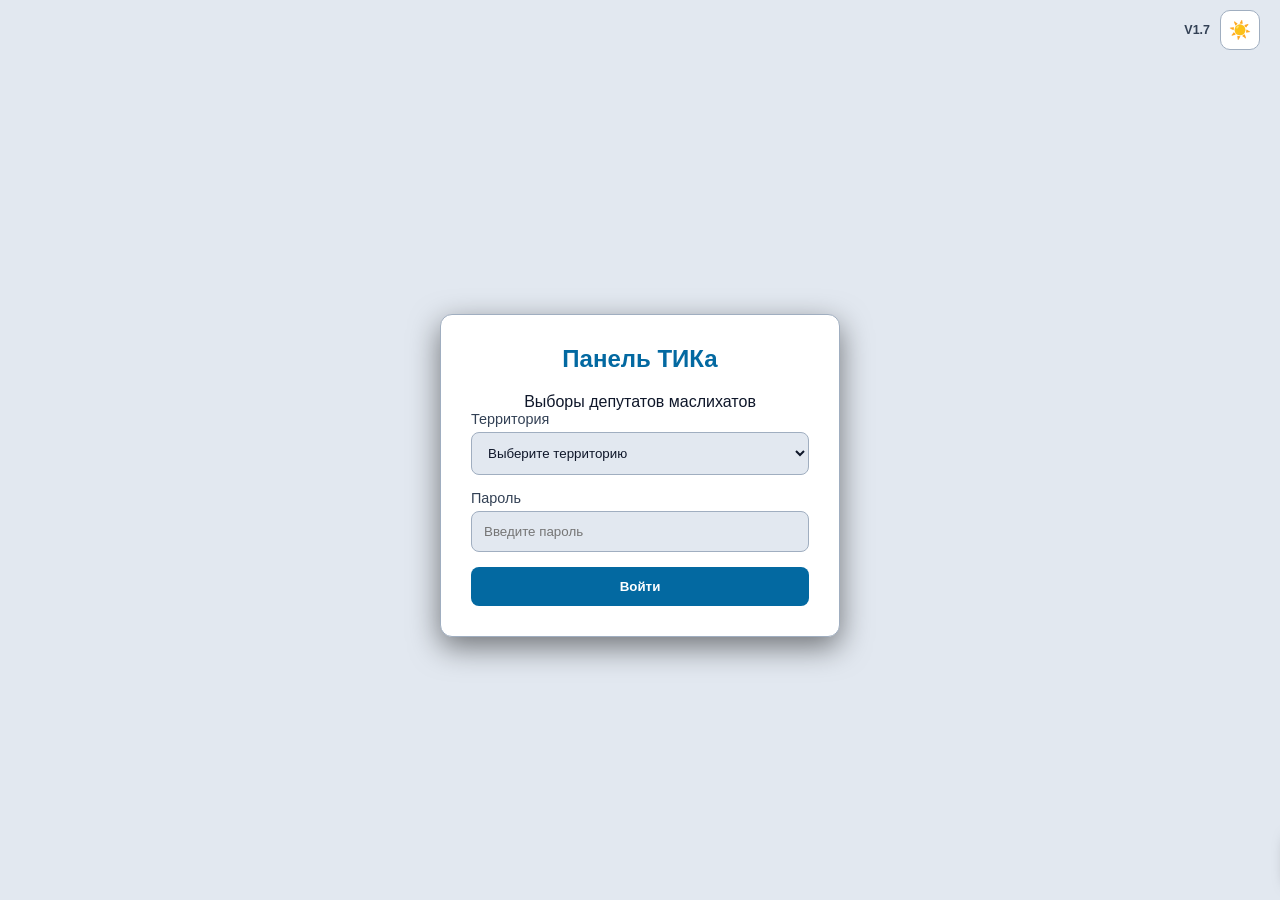
<file: adminbaikau/index.html>
<!DOCTYPE html>
<html lang="ru" data-observers-mode="live">
<head>
  <meta charset="UTF-8">
  <meta name="viewport" content="width=device-width, initial-scale=1.0">
  <title>Панель ТИКа · Выборы депутатов маслихатов</title>
  <meta name="theme-color" content="#0f172a">
  <link rel="icon" type="image/svg+xml" href="data:image/svg+xml,%3Csvg%20xmlns%3D%22http%3A%2F%2Fwww.w3.org%2F2000%2Fsvg%22%20viewBox%3D%220%200%2032%2032%22%3E%3Crect%20width%3D%2232%22%20height%3D%2232%22%20rx%3D%227%22%20fill%3D%22%230f172a%22%2F%3E%3Cpath%20d%3D%22M7%2024h18%22%20stroke%3D%22%2394a3b8%22%20stroke-width%3D%222%22%20stroke-linecap%3D%22round%22%2F%3E%3Crect%20x%3D%228%22%20y%3D%2215%22%20width%3D%224%22%20height%3D%227%22%20rx%3D%221%22%20fill%3D%22%2338bdf8%22%2F%3E%3Crect%20x%3D%2214%22%20y%3D%2211%22%20width%3D%224%22%20height%3D%2211%22%20rx%3D%221%22%20fill%3D%22%2338bdf8%22%2F%3E%3Crect%20x%3D%2220%22%20y%3D%227%22%20width%3D%224%22%20height%3D%2215%22%20rx%3D%221%22%20fill%3D%22%2334d399%22%2F%3E%3C%2Fsvg%3E">
  <script>
    (function () {
      var preference = window.matchMedia && window.matchMedia('(prefers-color-scheme: dark)');
      var toolbar = document.querySelector('meta[name="theme-color"]');
      var theme = systemTheme();
      var manuallyChanged = false;
      var button;

      function systemTheme() {
        return preference && preference.matches ? 'dark' : 'light';
      }

      function applyTheme() {
        document.documentElement.setAttribute('data-theme', theme);
        toolbar.setAttribute('content', theme === 'dark' ? '#0f172a' : '#e2e8f0');
        if (!button) return;
        var label = theme === 'dark' ? 'Включить светлую тему' : 'Включить тёмную тему';
        button.textContent = theme === 'dark' ? '🌙' : '☀️';
        button.title = label;
        button.setAttribute('aria-label', label);
      }

      function followDeviceTheme() {
        if (manuallyChanged) return;
        theme = systemTheme();
        applyTheme();
      }

      applyTheme();
      if (preference && preference.addEventListener) preference.addEventListener('change', followDeviceTheme);
      else if (preference && preference.addListener) preference.addListener(followDeviceTheme);
      document.addEventListener('DOMContentLoaded', function () {
        button = document.getElementById('themeToggle');
        applyTheme();
        button.addEventListener('click', function () {
          manuallyChanged = true;
          theme = theme === 'dark' ? 'light' : 'dark';
          applyTheme();
        });
      });
    })();
  </script>

  
  <!-- Библиотека для создания полноценных Excel (.xlsx) файлов -->

  <style>
    :root {
      color-scheme: dark;
      --bg-main: #0f172a; --bg-card: #1e293b; --bg-hover: #334155;
      --text-main: #f8fafc; --text-muted: #94a3b8; --text-dim: #64748b;
      --border-color: #334155; --primary: #38bdf8;
      --green: #10b981; --red: #f43f5e; --orange: #f59e0b;
      --primary-text: #0f172a; --row-hover: rgba(255,255,255,.04);
      --uik-present: #123834; --uik-mixed: #3e3225; --uik-left: #3b2837;
      --radius: 12px;
    }
    [data-theme="light"] {
      color-scheme: light;
      --bg-main: #e2e8f0; --bg-card: #fff; --bg-hover: #dbe5f0;
      --text-main: #0f172a; --text-muted: #334155; --text-dim: #475569;
      --border-color: #a0aec0; --primary: #0369a1; --primary-text: #fff;
      --green: #047857; --red: #be123c; --orange: #92400e;
      --row-hover: #f1f5f9; --uik-present: #d1fae5; --uik-mixed: #fef3c7; --uik-left: #ffe4e6;
    }
    * { box-sizing: border-box; margin: 0; padding: 0; font-family: 'Inter', sans-serif; }
    body { background-color: var(--bg-main); color: var(--text-main); min-height: 100vh; }
    .page-tools { display: flex; justify-content: flex-end; align-items: center; gap: 10px; max-width: 1500px; margin: 0 auto; padding: 10px 20px 0; }
    .app-version { color: var(--text-muted); font-size: .78rem; font-weight: 700; }
    .theme-toggle { display: grid; place-items: center; width: 40px; height: 40px; border: 1px solid var(--border-color); border-radius: 10px; background: var(--bg-card); color: var(--text-main); font-size: 1.1rem; cursor: pointer; }
    .theme-toggle:hover, .theme-toggle:focus-visible { border-color: var(--primary); }
    
    #initLoader {
      position: fixed; top: 0; left: 0; right: 0; bottom: 0;
      background: var(--bg-main); z-index: 10000;
      display: none; flex-direction: column; align-items: center; justify-content: center;
    }
    .big-spinner {
      border: 4px solid rgba(255,255,255,0.1); border-top: 4px solid var(--primary);
      border-radius: 50%; width: 50px; height: 50px; animation: spin 1s linear infinite;
      margin-bottom: 20px;
    }

    #loginView { display: none; align-items: center; justify-content: center; min-height: calc(100vh - 50px); padding: 20px; }
    .login-card { background: var(--bg-card); padding: 30px; border-radius: var(--radius); border: 1px solid var(--border-color); width: 100%; max-width: 400px; text-align: center; box-shadow: 0 10px 30px rgba(0,0,0,0.5); }
    .login-card h2 { margin-bottom: 20px; color: var(--primary); }
    .input-group { margin-bottom: 15px; text-align: left; }
    .input-group label { display: block; margin-bottom: 5px; font-size: 0.9rem; color: var(--text-muted); }
    .input-group input { width: 100%; padding: 12px; border-radius: 8px; border: 1px solid var(--border-color); background: var(--bg-main); color: var(--text-main); outline: none; }
    .input-group input:focus { border-color: var(--primary); }
    
    .btn { width: 100%; padding: 12px; border: none; border-radius: 8px; font-weight: 600; cursor: pointer; transition: 0.2s; display: flex; justify-content: center; align-items: center; gap: 8px; }
    .btn-primary { background: var(--primary); color: var(--primary-text); }
    .btn-primary:hover { opacity: 0.9; }
    .btn-primary:disabled { opacity: 0.5; cursor: not-allowed; }
    .btn-outline { background: transparent; border: 1px solid var(--border-color); color: var(--text-main); }
    .btn-outline:hover:not(:disabled) { background: var(--bg-hover); }
    .btn-outline:disabled { opacity: 0.5; cursor: not-allowed; }
    
    .btn-reset { 
      background: rgba(244, 63, 94, 0.15); 
      border: 1px solid rgba(244, 63, 94, 0.4); 
      color: var(--red); 
      cursor: pointer;
      transition: all 0.2s ease;
    }
    .btn-reset:hover:not(:disabled) { background: rgba(244, 63, 94, 0.25); border-color: var(--red); }
    .btn-reset:disabled { background: rgba(148, 163, 184, 0.08); border-color: rgba(148, 163, 184, 0.18); color: var(--text-dim); opacity: 0.45; cursor: not-allowed; }

    #dashboardView { display: none; padding: 8px 20px 20px; max-width: 1500px; margin: 0 auto; }
    .header { display: flex; justify-content: space-between; align-items: center; margin-bottom: 20px; flex-wrap: wrap; gap: 15px; }
    .user-badge { background: var(--bg-card); padding: 8px 15px; border-radius: 20px; border: 1px solid var(--border-color); font-size: 0.9rem; font-weight: 600; color: var(--primary); display: flex; align-items: center; gap: 10px; }
    .logout-btn { background: var(--red); color: white; border: none; padding: 4px 10px; border-radius: 6px; cursor: pointer; font-size: 0.8rem; }
    
    .hidden-field { display: none !important; }

    .stats-grid { display: grid; grid-template-columns: repeat(auto-fit, minmax(200px, 1fr)); gap: 15px; margin-bottom: 15px; }
    .stat-card { background: var(--bg-card); padding: 18px; border-radius: var(--radius); border: 1px solid var(--border-color); text-align: center; }
    .stat-title { font-size: 0.85rem; color: var(--text-muted); margin-bottom: 4px; }
    .stat-value { font-size: 1.8rem; font-weight: 700; }
    .val-green { color: var(--green); } .val-red { color: var(--red); } .val-blue { color: var(--primary); }

    .uik-coverage-card { background: var(--bg-card); border: 1px solid var(--border-color); border-radius: var(--radius); padding: 14px 18px; margin-bottom: 15px; }
    .coverage-header { display: flex; justify-content: space-between; align-items: center; flex-wrap: wrap; gap: 10px; }
    .coverage-title { display: flex; align-items: center; flex-wrap: wrap; gap: 10px; font-size: 0.9rem; }
    .coverage-badge { padding: 4px 10px; border-radius: 6px; font-size: 0.82rem; font-weight: 700; }
    .coverage-badge.green { background: rgba(16, 185, 129, 0.15); color: var(--green); border: 1px solid rgba(16, 185, 129, 0.35); }
    .coverage-badge.orange { background: rgba(245, 158, 11, 0.15); color: var(--orange); border: 1px solid rgba(245, 158, 11, 0.35); }
    .btn-toggle-cov { background: transparent; border: 1px solid var(--border-color); color: var(--primary); border-radius: 6px; padding: 4px 10px; font-size: 0.8rem; cursor: pointer; }
    .btn-toggle-cov:hover { background: var(--bg-hover); }
    
    .district-coverage-grid { display: grid; grid-template-columns: repeat(auto-fill, minmax(210px, 1fr)); gap: 8px; margin-top: 12px; padding-top: 12px; border-top: 1px solid rgba(255,255,255,0.06); }
    .dist-cov-item { background: var(--bg-main); border: 1px solid var(--border-color); border-radius: 8px; padding: 8px 10px; display: flex; flex-direction: column; gap: 4px; cursor: pointer; transition: all 0.15s ease; }
    .dist-cov-item:hover { border-color: var(--primary); transform: translateY(-1px); }
    .dist-cov-name { font-size: 0.8rem; font-weight: 600; color: var(--text-main); white-space: nowrap; overflow: hidden; text-overflow: ellipsis; }
    .dist-cov-stats { display: flex; justify-content: space-between; font-size: 0.74rem; }
    .dist-cov-stats { flex-wrap: wrap; gap: 4px 8px; }
    .dist-cov-covered { color: var(--green); }
    .dist-cov-empty { color: var(--orange); }

    .controls { display: flex; gap: 12px; margin-bottom: 15px; flex-wrap: wrap; align-items: center; }
    .controls .btn { width: auto; padding: 10px 16px; font-size: 0.88rem; }
    .search-box { flex-grow: 1; min-width: 250px; }
    .search-box input { width: 100%; padding: 10px 15px; border-radius: 8px; border: 1px solid var(--border-color); background: var(--bg-card); color: var(--text-main); outline: none; }
    
    .table-container { background: var(--bg-card); border-radius: var(--radius); border: 1px solid var(--border-color); overflow-x: auto; }
    table { width: 100%; border-collapse: collapse; text-align: left; font-size: 0.88rem; }
    thead { position: sticky; top: 0; background: var(--bg-card); z-index: 10; box-shadow: 0 2px 10px rgba(0,0,0,0.5); }
    th { padding: 12px 10px; color: var(--text-muted); font-weight: 600; border-bottom: 1px solid var(--border-color); white-space: nowrap; }
    td { padding: 10px; border-bottom: 1px solid var(--border-color); }
    tbody tr:hover { background: var(--row-hover); }
    
    .th-filter { margin-top: 6px; }
    .th-filter input { width: 100%; padding: 5px 8px; font-size: 0.78rem; border-radius: 6px; border: 1px solid var(--border-color); background: var(--bg-main); color: var(--text-main); outline: none; font-family: inherit; box-sizing: border-box; }
    .th-filter input:focus { border-color: var(--primary); }
    
    .ms-wrapper { position: relative; width: 100%; text-align: left; font-weight: normal; }
    .ms-btn { width: 100%; padding: 5px 8px; font-size: 0.78rem; border-radius: 6px; border: 1px solid var(--border-color); background: var(--bg-main); color: var(--text-main); cursor: pointer; display: flex; justify-content: space-between; align-items: center; height: 30px; user-select: none; text-align: left; box-sizing: border-box; }
    .ms-btn:hover { border-color: var(--primary); }
    .ms-text { overflow: hidden; white-space: nowrap; text-overflow: ellipsis; padding-right: 8px; font-weight: 500; }
    .ms-dropdown { position: absolute; top: calc(100% + 4px); left: 0; min-width: 100%; width: max-content; max-width: 280px; background: var(--bg-card); border: 1px solid var(--primary); border-radius: 6px; z-index: 9999; max-height: 300px; overflow-y: auto; display: none; box-shadow: 0 10px 25px rgba(0,0,0,0.6); padding: 5px 0; text-align: left; }
    .ms-dropdown.show { display: block; }
    
    .ms-option { 
      padding: 8px 12px; font-size: 0.8rem; display: block; 
      cursor: pointer; white-space: normal; line-height: 1.3; 
      color: var(--text-main); text-align: left; border-radius: 6px;
      margin: 2px 6px; transition: background 0.2s, color 0.2s;
    }
    .ms-option input { display: none; } 
    .ms-option:hover { background: var(--row-hover); }
    .ms-option.selected { background: rgba(56, 189, 248, 0.15); color: var(--primary); font-weight: 600; }
    .ms-optgroup { padding: 6px 12px; font-size: 0.75rem; font-weight: 700; color: var(--primary); background: var(--bg-main); margin-top: 4px; margin-bottom: 2px; text-align: left; }

    .status-badge { padding: 4px 8px; border-radius: 6px; font-size: 0.75rem; font-weight: 700; display: inline-block; white-space: nowrap; }
    .bg-green { background: rgba(16, 185, 129, 0.2); color: var(--green); border: 1px solid rgba(16, 185, 129, 0.4); }
    .bg-red { background: rgba(244, 63, 94, 0.2); color: var(--red); border: 1px solid rgba(244, 63, 94, 0.4); }
    .bg-orange { background: rgba(245, 158, 11, 0.2); color: var(--orange); border: 1px solid rgba(245, 158, 11, 0.4); }

    .org-badge { padding: 4px 8px; border-radius: 12px; font-size: 0.75rem; font-weight: 600; display: inline-block; border: 1px solid; line-height: 1.2; word-break: break-word;}
    .org-smi { background: rgba(236,72,153,0.15); color: #ec4899; border-color: #ec4899; }
    .org-foreign { background: rgba(156,163,175,0.15); color: #9ca3af; border-color: #9ca3af; }
    .org-adilet { background: rgba(168,85,247,0.15); color: #c084fc; border-color: #c084fc; }
    .org-osdp { background: rgba(96,165,250,0.15); color: #93c5fd; border-color: #93c5fd; }
    .org-baitak { background: rgba(34,197,94,0.15); color: #4ade80; border-color: #4ade80; }
    .org-npk { background: rgba(239,68,68,0.15); color: #f87171; border-color: #f87171; }
    .org-auyl { background: rgba(234,179,8,0.15); color: #fde047; border-color: #fde047; }
    .org-akzhol { background: rgba(59,130,246,0.15); color: #60a5fa; border-color: #60a5fa; }
    .org-respublica { background: rgba(30,58,138,0.25); color: #93c5fd; border-color: #60a5fa; }
    .org-npo { background: rgba(251,146,60,0.15); color: #fdba74; border-color: #fdba74; }
    .org-rep { background: rgba(56,189,248,0.15); color: #7dd3fc; border-color: #7dd3fc; }
    [data-theme="light"] .org-badge { border-color: currentColor; }
    [data-theme="light"] .org-smi { color: #9d174d; }
    [data-theme="light"] .org-foreign { color: #374151; }
    [data-theme="light"] .org-adilet { color: #6b21a8; }
    [data-theme="light"] :is(.org-osdp, .org-akzhol, .org-respublica) { color: #1e3a8a; }
    [data-theme="light"] .org-baitak { color: #166534; }
    [data-theme="light"] .org-npk { color: #991b1b; }
    [data-theme="light"] :is(.org-auyl, .org-npo) { color: #854d0e; }
    [data-theme="light"] .org-rep { color: #075985; }

    .note-marker { background-color: #fde047; color: #0f172a; padding: 3px 6px; border-radius: 4px; font-weight: 500; display: inline-block; line-height: 1.3; }

    .loader { border: 3px solid rgba(255,255,255,0.1); border-top: 3px solid var(--primary); border-radius: 50%; width: 18px; height: 18px; animation: spin 1s linear infinite; display: none; }
    @keyframes spin { 0% { transform: rotate(0deg); } 100% { transform: rotate(360deg); } }

    .toast { position: fixed; bottom: 20px; right: 20px; background: var(--bg-card); border-left: 4px solid var(--primary); padding: 15px 20px; border-radius: 8px; box-shadow: 0 5px 15px rgba(0,0,0,0.5); transform: translateX(120%); transition: 0.3s; z-index: 9999; }
    .toast.show { transform: translateX(0); }
    .coverage-actions { display:flex; align-items:center; gap:8px; flex-wrap:wrap; }
    .uik-area-title { margin:16px 0 6px; font-size:.94rem; }
    .uik-legend { color:var(--text-muted); font-size:.78rem; margin-top:9px; }
    .uik-cubes { display:flex; flex-wrap:wrap; gap:6px; margin-top:9px; }
    .uik-cube, .empty-uik-item { padding:6px; border:1px solid var(--border-color); border-radius:6px; background:var(--bg-main); color:var(--text-main); cursor:pointer; }
    .uik-cube { min-width:48px; display:grid; gap:4px; text-align:center; }
    .uik-cube:hover, .empty-uik-item:hover { border-color:var(--primary); }
    .uik-counts { display:flex; justify-content:center; gap:4px; font-size:.67rem; }
    .uik-counts span:nth-child(1) { color:var(--green); }
    .uik-counts span:nth-child(2) { color:var(--red); }
    .uik-counts span:nth-child(3) { color:var(--primary); }
    .uik-cube.present { background:var(--uik-present); }
    .uik-cube.some-left, .empty-uik-item.never-visited { background:var(--uik-mixed); }
    .uik-cube.all-left, .empty-uik-item.all-left { background:var(--uik-left); }
    .dist-cov-item { color:var(--text-main); text-align:left; }
    .empty-uik-modal { position:fixed; inset:0; margin:auto; padding:18px; max-height:85vh; width:min(640px, calc(100vw - 24px)); background:var(--bg-card); color:var(--text-main); border:1px solid var(--border-color); border-radius:var(--radius); overflow:auto; }
    .empty-uik-modal::backdrop { background:rgba(0,0,0,.7); }
    .empty-uik-header { display:flex; justify-content:space-between; align-items:center; gap:12px; margin-bottom:10px; }
    .empty-uik-header h2 { font-size:1.2rem; }
    .empty-uik-grid { display:grid; grid-template-columns:repeat(auto-fill, minmax(128px, 1fr)); gap:7px; }
    .empty-uik-item { display:grid; gap:3px; text-align:left; }
    .th-filter input[type="time"] { min-width:92px; }
    [hidden] { display:none !important; }
  </style>
<style>
.support-chat { padding:0; border:1px solid var(--border-color,#475569); border-radius:16px; width:min(580px,calc(100vw - 20px)); max-width:580px; height:min(680px,calc(100dvh - 24px)); max-height:calc(100vh - 24px); background:var(--bg-card,#1e293b); color:var(--text-main,#f8fafc); margin:auto; box-shadow:0 20px 65px #0005; }
.support-chat::backdrop { background:#0008; }
.support-chat * {box-sizing:border-box}
.support-layout {display:flex;flex-direction:column;height:100%;min-height:0}
.support-head {padding:14px 16px;border-bottom:1px solid var(--border-color,#475569);display:flex;align-items:center;justify-content:space-between;gap:10px}
.support-head h2 {font-size:18px;margin:0}
.support-chat button {font:inherit;cursor:pointer;border:1px solid var(--border-color,#475569);border-radius:8px;padding:8px 12px;background:var(--bg-main,#0f172a);color:inherit}
.support-chat button:disabled {opacity:.5;cursor:wait}
.support-notice {padding:10px 16px;font-size:12px;line-height:1.45;background:var(--bg-main,#0f172a);color:var(--text-muted,#94a3b8)}
.support-body {flex:1;min-height:0;overflow:auto;padding:14px 16px}
.support-room {display:block;width:100%;text-align:left;margin-bottom:8px;line-height:1.45}
.support-room small {display:block;color:var(--text-muted,#94a3b8);font-size:12px}
.support-bubble {border:1px solid var(--border-color,#475569);border-radius:12px;padding:10px 12px;margin:0 22px 12px 0;line-height:1.45}
.support-bubble.mine {margin:0 0 12px 22px;border-color:var(--primary,#38bdf8)}
.support-author {font-size:12px;color:var(--text-muted,#94a3b8);margin-bottom:6px}
.support-text {white-space:pre-wrap;overflow-wrap:anywhere;font-size:14px}
.support-bubble img {display:block;max-width:100%;max-height:260px;object-fit:contain;margin-top:8px;border-radius:6px}
.support-compose {padding:12px 16px;border-top:1px solid var(--border-color,#475569)}
.support-compose textarea {width:100%;height:76px;resize:vertical;padding:10px;border:1px solid var(--border-color,#475569);border-radius:8px;background:var(--bg-main,#0f172a);color:inherit;font:inherit;font-size:16px}
.support-compose-actions {display:flex;gap:8px;justify-content:space-between;margin-top:8px;flex-wrap:wrap}
.support-compose button[type=submit] {background:var(--primary,#38bdf8);color:var(--primary-text,#0f172a);font-weight:700}
.support-status {font-size:12px;min-height:18px;margin-top:6px;color:var(--text-muted,#94a3b8)}
.support-attachment {font-size:12px;margin:6px 0;display:flex;align-items:center;gap:8px}
.support-empty {color:var(--text-muted,#94a3b8);font-size:14px;line-height:1.5}
.support-count {background:#ef4444;color:#fff;font-size:12px;border-radius:20px;padding:1px 6px;margin-left:5px}
.support-chat [hidden] {display:none!important}
@media(max-width:400px){.support-head{padding:12px}.support-body,.support-compose{padding:12px}.support-bubble{margin-right:10px}.support-bubble.mine{margin-left:10px}}
.support-bubble {border-width:2px}
.support-bubble.mine {border-color:inherit}
.support-bubble.role-uik {border-color:#16a34a}
.support-bubble.role-tik {border-color:#38bdf8}
.support-bubble.role-admin {border-color:#ef4444}
.support-envelope {position:relative}
.support-envelope svg {width:20px;height:20px}
.support-envelope .support-count {position:absolute;right:-6px;top:-7px;margin:0;min-width:20px;height:20px;line-height:18px;text-align:center;border:1px solid var(--bg-card,#1e293b);font-size:11px;font-weight:700}
.support-alert {position:fixed;top:12px;left:50%;transform:translateX(-50%);z-index:10020;width:min(420px,calc(100vw - 24px));padding:14px 16px;text-align:left;border:1px solid var(--border-color,#475569);border-left:4px solid #38bdf8;border-radius:12px;background:var(--bg-card,#1e293b);color:var(--text-main,#f8fafc);box-shadow:0 8px 30px #0004;font:inherit;font-size:14px;cursor:pointer}
.support-alert[hidden] {display:none!important}
.support-chat .support-image-button {padding:0;border:0;background:transparent;display:block;max-width:100%;cursor:zoom-in}
.support-image-viewer {padding:0;margin:auto;border:1px solid var(--border-color,#475569);border-radius:12px;width:calc(100vw - 24px);max-width:1400px;height:calc(100dvh - 24px);max-height:calc(100vh - 24px);background:var(--bg-card,#1e293b);color:var(--text-main,#f8fafc)}
.support-image-viewer::backdrop {background:#000b}
.support-viewer-layout {display:flex;flex-direction:column;height:100%;min-height:0}
.support-viewer-tools {display:flex;justify-content:flex-end;gap:24px;padding:14px 20px;border-bottom:1px solid var(--border-color,#475569)}
.support-viewer-tools a,.support-viewer-tools button {font:inherit;font-size:16px;cursor:pointer;color:var(--text-main,#f8fafc);background:transparent;border:0;padding:5px;text-decoration:underline}
.support-viewer-stage {flex:1;min-height:0;overflow:auto;background:#141923;padding:12px}
.support-viewer-stage img {display:block;max-width:none;max-height:none;margin:auto}
.header-buttons {grid-template-columns:repeat(3,40px)}
.header-status {grid-template-columns:40px 1fr 40px}
.header-status .network-indicator {grid-column:3}

</style>
</head>
<body>
  <div class="page-tools">
    <span class="app-version" aria-label="Версия панели 1.7">V1.7</span>
    <button type="button" id="themeToggle" class="theme-toggle" aria-label="Переключить тему">🌙</button>
  </div>

  <div id="initLoader">
    <div class="big-spinner"></div>
    <h2>Обновляем данные...</h2>
  </div>

  <div id="loginView">
    <form id="loginForm" class="login-card" autocomplete="off">
      <h2>Панель ТИКа</h2>
      <p>Выборы депутатов маслихатов</p>
      <p id="demoPanelHint" hidden>Демонстрация · пароль 12345</p>
      <div class="input-group">
        <label for="loginInput">Территория</label>
        <select id="loginInput" required style="width:100%;padding:12px;border-radius:8px;background:var(--bg-main);color:var(--text-main);border:1px solid var(--border-color)"><option value="">Выберите территорию</option></select>
      </div>
      <div class="input-group">
        <label>Пароль</label>
        <input type="password" id="passwordInput" required placeholder="Введите пароль">
      </div>
      <button type="submit" id="btnLogin" class="btn btn-primary">
        <div id="loginSpinner" class="loader"></div>
        <span id="loginText">Войти</span>
      </button>
      <div id="loginError" style="color: var(--red); margin-top: 10px; font-size: 0.85rem; display: none;"></div>
    </form>
  </div>

  <div id="dashboardView">
    <div class="header">
      <div><h2>Панель ТИКа</h2>
      <span style="font-size:.85rem;color:var(--text-dim)">Выборы депутатов маслихатов</span>
      <span id="demoPanelBadge" style="font-size:.85rem;color:var(--text-dim)" hidden> · Деморежим</span></div>
      <div class="user-badge">
        <span id="userRoleText">Роль</span>
        <button type="button" class="logout-btn" id="supportOpen">💬 Обращения</button>
        <button class="logout-btn" onclick="logout()">Выйти</button>
      </div>
    </div>

    <div class="stats-grid">
      <div class="stat-card">
        <div class="stat-title">Сейчас на участках</div>
        <div class="stat-value val-green" id="statActive">0</div>
      </div>
      <div class="stat-card">
        <div class="stat-title">Уже ушли</div>
        <div class="stat-value val-red" id="statLeft">0</div>
      </div>
      <div class="stat-card">
        <div class="stat-title">Всего наблюдателей</div>
        <div class="stat-value val-blue" id="statUnique">0</div>
      </div>
    </div>

    <div class="uik-coverage-card">
      <div class="coverage-header">
        <div class="coverage-title">
          <span>📍 <b>Охват избирательных участков:</b></span>
          <span class="coverage-badge green" id="covActiveTotal">Задействовано: 0 / 522</span>
          <span class="coverage-badge orange" id="covEmptyTotal">Без отметок: 0</span>
        </div>
        <div class="coverage-actions">
          <button type="button" class="btn-toggle-cov" onclick="showEmptyUiksModal()"><span aria-hidden="true">🚨</span> Проблемные участки</button>
          <button type="button" class="btn-toggle-cov" id="btnToggleCov" aria-controls="districtCoverageGrid" aria-expanded="true" onclick="toggleDistrictCoverage()">Свернуть ▴</button>
        </div>
      </div>
      <p class="uik-legend" id="districtCoverageLegend" hidden>На каждой плитке: на участке / ушли / всего.</p>
      <div class="district-coverage-grid" id="districtCoverageGrid"></div>
    </div>

    <section class="uik-coverage-card hidden-field" id="matrixCoverageCard">
      <div class="coverage-header">
        <h2 class="coverage-title">Детальная матрица участков по области</h2>
        <button type="button" class="btn-toggle-cov" id="btnToggleMatrix" aria-controls="matrixCoverageContent" aria-expanded="false" onclick="toggleMatrixCoverage()">Развернуть ▾</button>
      </div>
      <p class="uik-legend">На каждой плитке: на участке / ушли / всего.</p>
      <div id="matrixCoverageContent" hidden></div>
    </section>

    <div class="controls">
      <button id="btnRefresh" class="btn btn-primary" onclick="fetchAndRenderData()">
        <span id="refreshIcon">🔄</span> <span id="refreshText">Обновить данные</span>
      </button>
      <button id="btnExport" class="btn btn-outline" onclick="exportToExcel()">
        <span>📥</span> <span id="exportText">Выгрузить текущий список</span>
      </button>
      <button id="btnResetFilters" class="btn btn-reset" onclick="resetFilters()" disabled>
        <span>🗑️</span> Сбросить фильтры
      </button>
      <div class="search-box">
        <input type="text" id="searchInput" placeholder="Быстрый сквозной поиск..." onkeyup="applyAllFilters()">
      </div>
    </div>

    <div class="table-container">
      <table id="dataTable">
        <thead>
          <tr>
            <th style="width: 50px;">№</th>
            <th style="min-width: 140px;">
              Район / Город
              <div class="th-filter">
                <select id="filterDistrict"></select>
              </div>
            </th>
            <th style="width: 75px;">
              УИК
              <div class="th-filter">
                <input type="text" id="filterUik" placeholder="№ УИК" onkeyup="applyAllFilters()">
              </div>
            </th>
            <th style="min-width: 180px;">
              ФИО Наблюдателя
              <div class="th-filter">
                <input type="text" id="filterFio" placeholder="Поиск по ФИО..." onkeyup="applyAllFilters()">
              </div>
            </th>
            <th style="min-width: 160px;">
              Организация
              <div class="th-filter">
                <select id="filterOrg">
                  <optgroup label="📌 Особые">
                    <option value="СМИ">СМИ</option>
                    <option value="Наблюдатели от иностранных государств">Наблюдатели от иностранных государств</option>
                    <option value="Наблюдатели международных организаций">Наблюдатели международных организаций</option>
                  </optgroup>
                  <optgroup label="🔵 Политические партии">
                    <option value="Партия «Әділет»">Партия «Әділет»</option>
                    <option value="Общенациональная социал-демократическая партия">Партия «ОСДП»</option>
                    <option value="Казахстанская партия зелёных «Байтақ»">Партия «Байтақ»</option>
                    <option value="Народная партия Казахстана">Народная партия Казахстана</option>
                    <option value="Партия «Ауыл»">Партия «Ауыл»</option>
                    <option value="Демократическая Партия Казахстана «Ак Жол»">Партия «Ак жол»</option>
                    <option value="Партия «Respublica»">Партия «Respublica»</option>
                  </optgroup>
                  <optgroup label="🟢 НКО Павлодарской области">
                    <option value="Объединение юридических лиц «Гражданский союз Павлодарской области»">ОЮЛ «Гражданский союз Павлодарской области»</option>
                    <option value="Общественное объединение  «NAMYS-PVL»">ОО «NAMYS-PVL»</option>
                    <option value="Общественный Фонд  «Ветеранов и Инвалидов Афганской войны и локальных войн города Павлодар и Павлодарской области»">ОФ «Ветеранов и Инвалидов Афганской войны...»</option>
                    <option value="Корпоративный фонд НПО «Республиканский Центр Экологических технологий»">КФ НПО «Респ. Центр Экологических технологий»</option>
                    <option value="Общественное объединение «KAISAR-KZ»">ОО «KAISAR-KZ»</option>
                    <option value="Общественный фонд «ҮМІТ ҮЗБЕУ»">ОО «ҮМІТ ҮЗБЕУ»</option>
                    <option value="Общественное объединение «Berik qadam»">ОО «Berik qadam»</option>
                    <option value="Общественный благотворительный фонд «Ертіс жүрегі»">ОБФ «Ертіс жүрегі»</option>
                    <option value="Молодежное Общественное Объединение «Жас Ниет»">МОО «Жас Ниет»</option>
                  </optgroup>
                  <optgroup label="🟡 Республиканские ОО">
                    <option value="Общественный фонд «Молодежная информационная Служба Казахстана»">ОФ «Молодежная информационная Служба Казахстана»</option>
                    <option value="Общественный Фонд «Гражданская экспертиза»">ОФ «Гражданская экспертиза»</option>
                    <option value="Республиканское общественное объединение «Жастар үні»">РОО «Жастар үні»</option>
                    <option value="Общественный Фонд «Крылья свободы»">ОФ «Крылья свободы»</option>
                    <option value="Общественный фонд «Ел Дауысы»">ОФ «Ел Дауысы»</option>
                    <option value="Общественный Фонд «Белсенді Азамат»">ОФ «Белсенді Азамат»</option>
                    <option value="Общественный фонд «Korgau» Human rights foundation»">ОФ «Korgau» Human rights foundation»</option>
                    <option value="Общественный Фонд «TAUAN»">ОФ «TAUAN»</option>
                    <option value="Республиканское общественное объединение «МҰҚАЛМАС»">РОО «МҰҚАЛМАС»</option>
                    <option value="Республиканское общественное объединение «Коалиция общественных наблюдателей «Дауыс»">РОО Коалиция общественных наблюдателей «Дауыс»</option>
                    <option value="Общественный фонд «ПРАВО»">ОФ «ПРАВО»</option>
                    <option value="Общественный фонд «AQ-zhelken»">ОФ «AQ-zhelken»</option>
                  </optgroup>
                </select>
              </div>
            </th>
            <th style="min-width: 130px;">
              Статус
              <div class="th-filter">
                <select id="filterObsStatus">
                  <option value="Наблюдатель">Наблюдатель</option>
                  <option value="Доверенное лицо">Доверенное лицо</option>
                  <option value="Представитель СМИ">Представитель СМИ</option>
                  <option value="Иностранный наблюдатель">Иностранный наблюдатель</option>
                  <option value="Переводчик">Переводчик</option>
                </select>
              </div>
            </th>
            <th style="width: 110px;">Пришёл
              <div class="th-filter"><input type="time" id="filterArrive" aria-label="Пришёл не раньше" title="Пришёл в это время или позже" onchange="applyAllFilters()"></div>
            </th>
            <th style="width: 110px;">Ушёл
              <div class="th-filter"><input type="time" id="filterLeave" aria-label="Ушёл не раньше или ещё на участке" title="Ушёл в это время или позже, либо ещё на участке" onchange="applyAllFilters()"></div>
            </th>
            <th style="min-width: 110px;">
              Наличие
              <div class="th-filter">
                <select id="filterStatus">
                  <option value="НА УЧАСТКЕ">НА УЧАСТКЕ</option>
                  <option value="УШЕЛ">УШЕЛ</option>
                  <option value="НЕ БЫЛО">НЕ БЫЛО</option>
                </select>
              </div>
            </th>
            <th style="min-width: 150px;">
              Примечание
              <div class="th-filter">
                <select id="filterNote">
                  <option value="есть">Есть запись</option>
                  <option value="нет">Нет записи</option>
                </select>
              </div>
            </th>
          </tr>
        </thead>
        <tbody id="tableBody"></tbody>
      </table>
    </div>
  </div>

  <dialog class="empty-uik-modal" id="emptyUiksModal" aria-labelledby="emptyUiksTitle">
    <div class="empty-uik-header">
      <h2 id="emptyUiksTitle">Проблемные участки</h2>
      <form method="dialog"><button class="btn-toggle-cov" type="submit">Закрыть</button></form>
    </div>
    <p id="emptyUiksTotalText"></p>
    <div id="emptyUiksContent"></div>
  </dialog>
  <div id="toast" class="toast">Уведомление</div>

  <script>
const UIK_DATABASE = {"г. Павлодар":[1,2,3,4,5,6,7,8,9,10,11,12,13,14,15,16,17,18,19,20,21,22,23,24,25,26,27,28,29,30,31,32,33,34,35,36,37,38,39,40,41,42,43,44,45,46,47,48,49,50,51,52,53,54,55,56,57,58,59,60,61,62,63,64,65,66,67,68,69,70,71,72,73,74,75,76,77,78,79,80,81,82,83,84,85,86,87,88,89,90,91,92,93,94,95,96,97,98,99,100,101,102,103,104,105,107,108,109,110,111,112,113,114,116,117,118,119,120,121,125,126,127,128,129,130,131,132,133,134,580,581,582,583,584,585,586,587,588,595,596],"г. Экибастуз":[513,514,515,516,517,518,519,520,521,522,523,524,525,526,527,528,529,530,531,532,533,534,535,536,537,538,539,540,541,542,543,544,545,546,547,548,549,550,551,552,553,554,555,557,558,559,562,563,564,565,566,567,568,569,570,571,572,573,574,575,576,577,589,590,591],"г. Аксу":[474,475,476,477,478,479,480,481,482,483,484,485,486,487,488,489,490,491,492,493,494,495,496,497,498,499,500,501,502,503,504,505,506,508,509,510,511,512,578,597],"район Аққулы":[325,326,327,328,329,330,331,332,333,334,335,336,337,338,339,340,341,342,343,344,345,346,347,349],"Актогайский район":[135,136,137,139,140,141,142,144,145,146,147,148,149,150,151,152,154,155,156,157,158,159,161,163,164,165,167,168],"Баянаульский район":[172,173,174,175,176,177,178,179,180,181,182,183,184,185,186,187,188,189,190,191,192,193,194,195,196,197,198,199,200,201,203,204,205,206,207,208,209,210,211],"Железинский район":[212,213,214,215,216,217,218,221,222,223,224,225,226,227,228,229,230,231,232,233,234,235,236,237,238,241,242,243,245,246,249,250,251],"Иртышский район":[252,253,254,255,256,257,259,260,261,263,265,266,267,269,271,272,273,274,275,276,277,278,279,280,281,282,283],"Майский район":[352,353,354,356,357,358,359,360,361,363,365,368,372,375,592,593],"Павлодарский район":[376,377,378,379,380,381,382,383,385,386,387,388,389,390,391,392,393,394,396,397,401,402,403,404,405,406,407,408,409,410],"район Тереңкөл":[284,285,286,287,288,289,290,291,292,293,294,296,297,299,300,301,303,304,305,306,308,311,312,314,315,317,319,320,321,323,594],"Успенский район":[412,413,414,416,417,418,419,421,422,423,424,425,426,427,428,429,430,431,432,433,434,436,579],"Щербактинский район":[437,438,439,440,441,442,445,446,447,448,451,452,453,454,455,458,459,461,462,463,464,465,466,469,472,473]};
function territoryFor(uik) {
  const text = String(uik || '').trim();
  if (!/^\d{1,3}$/.test(text)) return '';
  return Object.keys(UIK_DATABASE).find(name => UIK_DATABASE[name].includes(Number(text))) || '';
}

function replayEvents(events, district, initial = []) {
  const records = new Map(initial.map(item => [item.uik + ":" + item.id, {...item}]));
  const seen = new Set();
  for (const event of events) {
    const key = event.uik + ':' + event.uid;
    if (seen.has(key)) continue;
    seen.add(key);
    const recordKey = event.uik + ':' + event.id;
    const item = records.get(recordKey);
    if (event.action === 'ПРИШЕЛ' && !item) {
      records.set(recordKey, {
        id: event.id, uik: event.uik, district, observer: event.observer, org: event.organization,
        obsStatus: event.status, arrive: event.time, leave: '', note: event.note, status: 'НА УЧАСТКЕ',
        firstAt: event.acceptedAt, firstUid: event.uid
      });
    } else if (event.action === 'УШЕЛ' && item && !item.leave) {
      item.leave = event.time;
      if (event.note) item.note = [item.note, event.note].filter(Boolean).join(' / ');
      item.status = 'УШЕЛ';
    } else if (event.action === 'EDIT' && item) {
      if (event.acceptedAt) item.edits = [...(item.edits || []), event.acceptedAt];
      Object.assign(item, {
        observer: event.observer, org: event.organization, obsStatus: event.status, note: event.note,
        arrive: event.arrive, leave: event.leave, status: event.leave ? 'УШЕЛ' : 'НА УЧАСТКЕ'
      });
    } else if (event.action === 'DELETE') {
      records.delete(recordKey);
    }
  }
  return Array.from(records.values());
}
const DEMO = document.documentElement.dataset.observersMode === 'demo';
const escapeHtml = value => String(value ?? '').replace(/[&<>"']/g, c =>
  ({'&':'&amp;', '<':'&lt;', '>':'&gt;', '"':'&quot;', "'":'&#39;'}[c]));
const DEMO_KEY = 'maslikhat-demo-events-v1';
const demoSeed = [
  {uik:'1', uid:'demo-pvl-01', id:'demo-pvl-01', action:'ПРИШЕЛ', observer:'Наблюдатель Демо 1', organization:'ОЮЛ «Гражданский союз Павлодарской области»', status:'Наблюдатель', time:'07:15', note:''},
  {uik:'513', uid:'demo-ekb-01', id:'demo-ekb-01', action:'ПРИШЕЛ', observer:'Наблюдатель Демо 2', organization:'СМИ (ТК Ирбис)', status:'Представитель СМИ', time:'08:30', note:''},
  {uik:'172', uid:'demo-bay-01', id:'demo-bay-01', action:'ПРИШЕЛ', observer:'Наблюдатель Демо 3', organization:'Партия «Ауыл»', status:'Наблюдатель', time:'09:00', note:''}
];

function demoCall(action, p) {
  let shared;
  try { shared = window.parent.observersDemoStore; } catch (_) {}
  const events = shared ? shared.events || demoSeed : JSON.parse(localStorage.getItem(DEMO_KEY) || 'null') || demoSeed;
  if (action === 'loginUik' || action === 'loginPanel') {
    const role = action === 'loginUik' ? territoryFor(p.uik) : p.login;
    if ((action === 'loginPanel' && p.password !== '12345') || !role || (role !== 'Штаб' && !Object.prototype.hasOwnProperty.call(UIK_DATABASE, role))) {
      return {success:false, code:'AUTH', message:action === 'loginUik' ? 'Проверьте номер УИК.' : 'Проверьте логин и пароль.'};
    }
    return {success:true, token: action === 'loginUik' ? 'uik:' + p.uik : 'panel:' + role, accessLevel:role};
  }
  if (action === 'getDashboardData' && p.token.startsWith('panel:')) {
    const role = p.token.slice(6);
    const districts = role === 'Штаб' ? Object.keys(UIK_DATABASE) : [role];
    return {success:true, accessLevel:role, data:districts.flatMap(d => replayEvents(events.filter(e => territoryFor(e.uik) === d), d))};
  }
  const uik = p.token.startsWith('uik:') ? p.token.slice(4) : '';
  const district = territoryFor(uik);
  if (!district) return {success:false, code:'AUTH', message:'Войдите на участок.'};
  if (action === 'snapshot') {
    return {success:true, data:replayEvents(events.filter(e => e.uik === uik), district)};
  }
  if (action === 'write') {
    const next = events.concat(p.events.map(event => ({...event, uik})));
    if (shared) shared.events = next;
    else localStorage.setItem(DEMO_KEY, JSON.stringify(next));
    return {success:true};
  }
  return {success:false, message:'Действие недоступно.'};
}

async function callServer(action, payload) {
  const result = DEMO ? demoCall(action, payload) : await callApi(action, payload);
  if (!result || !result.success) {
    const error = new Error(result?.message || 'Сервер не подтвердил операцию.');
    error.code = result?.code;
    throw error;
  }
  return result;
}

// Один раз вставьте HTTPS-адрес развёртывания Apps Script, который заканчивается на /exec.
const APPS_SCRIPT_URL = 'https://script.google.com/macros/s/AKfycbybo6KKcKlGpr1sTboTb8d1_KdLPe9kvvGNyO-aqS5dapKulbmviaDIUCOtdeknw0Ig4w/exec';

async function callApi(action, payload) {
  if (!/^https:\/\/script\.google\.com\/macros\/s\/[A-Za-z0-9_-]+\/exec$/.test(APPS_SCRIPT_URL)) {
    throw new Error('Администратор ещё не настроил подключение.');
  }
  let response;
  try {
    response = await fetch(APPS_SCRIPT_URL, {
      method:'POST', mode:'cors', credentials:'omit', cache:'no-store',
      headers:{'Content-Type':'text/plain;charset=UTF-8'},
      body:JSON.stringify({action, payload}),
      signal:AbortSignal.timeout(action === 'getDashboardData' ? 45000 : 18000)
    });
  } catch (error) {
    if (error.name === 'TimeoutError') throw new Error('Сервер не ответил вовремя.');
    throw new Error('Нет связи с сервером. Повторите позже.');
  }
  if (!response.ok || !response.headers.get('Content-Type')?.includes('application/json')) {
    throw new Error('Сервер недоступен. Сообщите администратору.');
  }
  return await response.json();
}


    const DISTRICT_ORDER = [
      "г. Павлодар", "г. Экибастуз", "г. Аксу", "Актогайский район", "район Аққулы", "Баянаульский район",
      "Железинский район", "Иртышский район", "Майский район", "Павлодарский район",
      "район Тереңкөл", "Успенский район", "Щербактинский район"
    ];

    const REFRESH_COOLDOWN = DEMO ? 1 : 30;
    const EXPORT_COOLDOWN = 15;
    const panelKey = DEMO ? 'maslikhat-panel-demo' : 'maslikhat-panel-live';
    let panelToken = '';
    let panelRole = '';
    const territoryLogin = document.getElementById('loginInput');
    territoryLogin.add(new Option('Павлодарская область', 'Штаб'));
    DISTRICT_ORDER.forEach(name => territoryLogin.add(new Option(name, name)));
    document.getElementById('demoPanelHint').hidden = !DEMO;
    document.getElementById('demoPanelBadge').hidden = !DEMO;
    let globalData = []; 
    let filteredData = []; 
    let isRefreshing = false;
    let autoRefreshTimer = null;

    // --- КЛАСС ДЛЯ МУЛЬТИ-ФИЛЬТРОВ ---
    class MultiSelect {
      constructor(selectId, placeholder) {
        this.select = document.getElementById(selectId);
        this.placeholder = placeholder;
        this.values = [];
        this.build();
      }

      build() {
        if (this.select.nextElementSibling && this.select.nextElementSibling.classList.contains('ms-wrapper')) {
          this.select.nextElementSibling.remove();
        }
        this.select.style.display = 'none';

        this.wrapper = document.createElement('div');
        this.wrapper.className = 'ms-wrapper';

        this.btn = document.createElement('div');
        this.btn.className = 'ms-btn';
        this.btnText = document.createElement('span');
        this.btnText.className = 'ms-text';
        this.btnText.textContent = this.placeholder;
        this.btn.appendChild(this.btnText);
        this.btn.insertAdjacentHTML('beforeend', '<span>▾</span>');

        this.dropdown = document.createElement('div');
        this.dropdown.className = 'ms-dropdown';

        this.populateDropdown();

        this.btn.onclick = (e) => {
          e.stopPropagation();
          const isOpen = this.dropdown.classList.contains('show');
          document.querySelectorAll('.ms-dropdown').forEach(d => d.classList.remove('show'));
          if (!isOpen) this.dropdown.classList.add('show');
        };

        this.wrapper.appendChild(this.btn);
        this.wrapper.appendChild(this.dropdown);
        this.select.parentNode.insertBefore(this.wrapper, this.select.nextSibling);
      }

      populateDropdown() {
        this.dropdown.innerHTML = '';
        Array.from(this.select.children).forEach(child => {
          if (child.tagName === 'OPTGROUP') {
            const group = document.createElement('div');
            group.className = 'ms-optgroup';
            group.textContent = child.label;
            this.dropdown.appendChild(group);
            Array.from(child.children).forEach(opt => this.addOption(opt));
          } else if (child.tagName === 'OPTION' && child.value) {
            this.addOption(child);
          }
        });
      }

      addOption(opt) {
        const lbl = document.createElement('label');
        lbl.className = 'ms-option';
        
        const chk = document.createElement('input');
        chk.type = 'checkbox';
        chk.value = opt.value;
        chk.checked = this.values.includes(opt.value);
        
        if (chk.checked) lbl.classList.add('selected');

        chk.onchange = (e) => {
          if (e.target.checked) {
            lbl.classList.add('selected');
            if (!this.values.includes(opt.value)) this.values.push(opt.value);
          } else {
            lbl.classList.remove('selected');
            this.values = this.values.filter(v => v !== opt.value);
          }
          this.updateBtn();
          applyAllFilters();
        };

        lbl.appendChild(chk);
        lbl.appendChild(document.createTextNode(opt.textContent));
        this.dropdown.appendChild(lbl);
      }

      updateBtn() {
        if (this.values.length === 0) {
          this.btnText.textContent = this.placeholder;
        } else if (this.values.length === 1) {
          const opt = this.select.querySelector(`option[value="${this.values[0]}"]`);
          this.btnText.textContent = opt ? opt.textContent : this.values[0];
        } else {
          this.btnText.textContent = `Выбрано: ${this.values.length}`;
        }
      }

      clear() {
        this.values = [];
        this.dropdown.querySelectorAll('input[type="checkbox"]').forEach(c => {
          c.checked = false;
          c.parentElement.classList.remove('selected');
        });
        this.updateBtn();
      }

      selectOnly(value) {
        this.values = [value];
        this.populateDropdown();
        this.updateBtn();
      }

      getValues() { return this.values; }
    }

    let msDistrict, msOrg, msObsStatus, msStatus, msNote;

    document.addEventListener('click', (e) => {
      if (!e.target.closest('.ms-wrapper')) {
        document.querySelectorAll('.ms-dropdown').forEach(d => d.classList.remove('show'));
      }
    });

    const loginView = document.getElementById('loginView');
    const dashboardView = document.getElementById('dashboardView');
    const loginForm = document.getElementById('loginForm');
    const btnRefresh = document.getElementById('btnRefresh');
    const refreshText = document.getElementById('refreshText');
    const btnExport = document.getElementById('btnExport');
    const exportText = document.getElementById('exportText');
    const btnResetFilters = document.getElementById('btnResetFilters');

    window.onload = () => {
      msOrg = new MultiSelect('filterOrg', 'Все организации');
      msObsStatus = new MultiSelect('filterObsStatus', 'Все статусы');
      msStatus = new MultiSelect('filterStatus', 'Все наличия');
      msNote = new MultiSelect('filterNote', 'Все примечания');

      panelToken = sessionStorage.getItem(panelKey) || '';
      if (panelToken) doLogin('', '', true);
      else loginView.style.display = 'flex';
    };

    function showToast(msg, isError = false) {
      const t = document.getElementById('toast');
      t.textContent = msg;
      t.style.borderLeftColor = isError ? 'var(--red)' : 'var(--primary)';
      t.classList.add('show');
      setTimeout(() => t.classList.remove('show'), 3000);
    }

    function logout() {
      sessionStorage.removeItem(panelKey);
      panelToken = panelRole = '';
      resetFilters(false);
      clearInterval(autoRefreshTimer);
      dashboardView.style.display = 'none';
      loginView.style.display = 'flex';
      document.getElementById('loginInput').value = '';
      document.getElementById('passwordInput').value = '';
    }

    function timeInMinutes(value) {
      const match = String(value ?? '').match(/(?:^|[T\s])(\d{1,2}):([0-5]\d)(?=:|\s|Z|[+-]|$)/);
      if (!match || Number(match[1]) > 23) return null;
      return Number(match[1]) * 60 + Number(match[2]);
    }

    function formatTime(val) {
      const minutes = timeInMinutes(val);
      if (minutes === null) return val || '-';
      return [Math.floor(minutes / 60), minutes % 60].map(n => String(n).padStart(2, '0')).join(':');
    }

    function formatTimeExcel(val) {
      return val ? formatTime(val) : '';
    }

    function getOrgBadgeHtml(org) {
      if (!org || org === "—") return org || "—";
      
      if (org.toLowerCase().includes("переводчик")) {
        let displayOrg = org.replace(/(переводчик)/gi, '🔊 $1');
        return `<span style="font-weight: 500; color: var(--text-main); line-height: 1.3;">${escapeHtml(displayOrg)}</span>`;
      }

      let cls = '';
      if (org.startsWith("СМИ")) cls = 'org-smi';
      else if (org.startsWith("Наблюдатели от иностранных государств") || org.startsWith("Наблюдатели международных организаций")) cls = 'org-foreign';
      else if (org.includes("Әділет")) cls = 'org-adilet';
      else if (org.includes("социал-демократическая")) cls = 'org-osdp';
      else if (org.includes("Байтақ")) cls = 'org-baitak';
      else if (org.includes("Народная партия")) cls = 'org-npk';
      else if (org.includes("Ауыл")) cls = 'org-auyl';
      else if (org.includes("Ак жол")) cls = 'org-akzhol';
      else if (org.includes("Respublica")) cls = 'org-respublica';
      else {
        cls = 'org-rep'; 
      }
      
      return `<span class="org-badge ${cls}">${escapeHtml(org)}</span>`;
    }

    function toggleCoverage(contentId, buttonId) {
      const content = document.getElementById(contentId);
      const button = document.getElementById(buttonId);
      content.hidden = !content.hidden;
      button.setAttribute('aria-expanded', String(!content.hidden));
      button.textContent = content.hidden ? 'Развернуть ▾' : 'Свернуть ▴';
    }

    function toggleDistrictCoverage() { toggleCoverage('districtCoverageGrid', 'btnToggleCov'); }
    function toggleMatrixCoverage() { toggleCoverage('matrixCoverageContent', 'btnToggleMatrix'); }

    loginForm.addEventListener('submit', (e) => {
      e.preventDefault();
      const l = document.getElementById('loginInput').value.trim();
      const p = document.getElementById('passwordInput').value.trim();
      doLogin(l, p, false);
    });

    async function doLogin(login, password, isAuto = false) {
      const btn = document.getElementById('btnLogin');
      const spinner = document.getElementById('loginSpinner');
      const text = document.getElementById('loginText');
      const errBox = document.getElementById('loginError');
      
      if (!isAuto) {
        btn.disabled = true; spinner.style.display = 'block'; text.textContent = 'Проверка...'; errBox.style.display = 'none';
      }

      try {
        if (!isAuto) panelToken = (await callServer('loginPanel', {login, password})).token;
        const json = await callServer('getDashboardData', {token:panelToken});
        {
          panelRole = json.accessLevel;
          sessionStorage.setItem(panelKey, panelToken);
          document.getElementById('passwordInput').value = '';
          const displayRole = json.accessLevel === "Штаб" ? "Павлодарская область" : json.accessLevel;
          document.getElementById('userRoleText').textContent = displayRole;

          document.getElementById('initLoader').style.display = 'none';
          loginView.style.display = 'none';
          dashboardView.style.display = 'block';
          
          globalData = json.data;
          populateDynamicFilters();
          updateCoverageStats();
          applyAllFilters();
          showToast(`Успешный вход: ${displayRole}`);

          clearInterval(autoRefreshTimer);
          autoRefreshTimer = setInterval(() => {
            if (document.visibilityState === 'visible') fetchAndRenderData();
          }, 90000 + Math.random() * 20000);
        }
      } catch (error) {
        if (error.code === 'AUTH') {
          panelToken = panelRole = '';
          sessionStorage.removeItem(panelKey);
        }
        document.getElementById('initLoader').style.display = 'none';
        loginView.style.display = 'flex';
        errBox.textContent = error.message;
        errBox.style.display = 'block';
      } finally {
        if (!isAuto) {
          btn.disabled = false; spinner.style.display = 'none'; text.textContent = 'Войти';
        }
      }
    }

    function populateDynamicFilters() {
      const distSelect = document.getElementById('filterDistrict');
      const userRole = panelRole;
      
      const currentValues = msDistrict ? msDistrict.getValues() : [];

      distSelect.innerHTML = '';
      DISTRICT_ORDER.forEach(d => {
        if (userRole === "Штаб" || d === userRole) {
          distSelect.innerHTML += `<option value="${d}">${d}</option>`;
        }
      });

      if (!msDistrict) {
         msDistrict = new MultiSelect('filterDistrict', 'Все районы');
      } else {
         msDistrict.build();
         msDistrict.values = currentValues.filter(v => Array.from(distSelect.options).some(o => o.value === v));
         msDistrict.populateDropdown();
         msDistrict.updateBtn();
      }
    }

    function coverageDistricts() {
      return panelRole === 'Штаб' ? DISTRICT_ORDER : [panelRole];
    }

    function coverageStats() {
      const counts = new Map();
      for (const item of getUniqueRecords(globalData)) {
        const key = stationKey(item.district, item.uik);
        const stats = counts.get(key) || {active:0, left:0, total:0};
        stats.active += Number(item.status === 'НА УЧАСТКЕ');
        stats.left += Number(item.status === 'УШЕЛ');
        stats.total++;
        counts.set(key, stats);
      }
      return coverageDistricts().map(district => ({
        district,
        stations:(UIK_DATABASE[district] || []).map(uik => ({
          uik, ...(counts.get(stationKey(district, uik)) || {active:0, left:0, total:0})
        }))
      }));
    }

    function stationKey(district, uik) {
      return JSON.stringify([String(district ?? '').trim(), String(uik ?? '').trim()]);
    }

    function personKey(item) {
      return JSON.stringify([
        stationKey(item.district, item.uik), String(item.observer ?? '').trim().replace(/\s+/g, ' ').toLowerCase()
      ]);
    }

    function coverageTile(district, {uik, active, left, total}) {
      const color = !total ? '' : !active ? ' all-left' : active < left ? ' some-left' : ' present';
      const label = `${district}, УИК № ${uik}. На участке: ${active}. Ушли: ${left}. Всего: ${total}.`;
      return `<button type="button" class="uik-cube${color}" data-district="${escapeHtml(district)}" data-uik="${uik}"
        title="${escapeHtml(label)}" aria-label="${escapeHtml(label)}">
        <strong>${uik}</strong><span class="uik-counts"><span>${active}</span><span>${left}</span><span>${total}</span></span>
      </button>`;
    }

    function updateCoverageStats() {
      const areas = coverageStats();
      const grid = document.getElementById('districtCoverageGrid');
      const matrix = document.getElementById('matrixCoverageCard');
      const isRegional = panelRole === 'Штаб';
      matrix.classList.toggle('hidden-field', !isRegional);
      document.getElementById('districtCoverageLegend').hidden = isRegional;
      grid.className = isRegional ? 'district-coverage-grid' : 'uik-cubes';
      let total = 0;
      let covered = 0;
      const summaries = [];
      const groups = [];
      for (const {district, stations} of areas) {
        const known = stations.filter(station => station.total > 0).length;
        total += stations.length;
        covered += known;
        if (isRegional) {
          const percent = stations.length ? Math.round(known / stations.length * 100) : 0;
          summaries.push(`<button type="button" class="dist-cov-item" data-district="${escapeHtml(district)}">
            <span class="dist-cov-name">${escapeHtml(district)}</span>
            <span class="dist-cov-stats">
              <span class="dist-cov-covered"><span aria-hidden="true">🟢</span> <b>${known}</b> / ${stations.length} (${percent}%)</span>
              <span class="dist-cov-empty"><span aria-hidden="true">🟡</span> <b>${stations.length - known}</b> без набл.</span>
            </span>
          </button>`);
        }
        groups.push(`${isRegional ? `<h3 class="uik-area-title">${escapeHtml(district)}</h3>` : ''}
          <div class="uik-cubes">${stations.map(station => coverageTile(district, station)).join('')}</div>`);
      }
      grid.innerHTML = (isRegional ? summaries : groups).join('');
      document.getElementById('matrixCoverageContent').innerHTML = isRegional ? groups.join('') : '';
      document.getElementById('covActiveTotal').textContent = `Задействовано: ${covered} / ${total} (${total ? Math.round(covered / total * 100) : 0}%)`;
      document.getElementById('covEmptyTotal').textContent = `Без отметок: ${total - covered}`;
    }

    function showEmptyUiksModal() {
      let neverVisited = 0;
      let allLeft = 0;
      const sections = coverageStats().map(({district, stations}) => {
        const tiles = stations.filter(station => !station.active).map(({uik, left, total}) => {
          const status = total ? 'УШЕЛ' : 'НЕ БЫЛО';
          if (total) allLeft++;
          else neverVisited++;
          return `<button type="button" class="empty-uik-item ${total ? 'all-left' : 'never-visited'}"
            data-district="${escapeHtml(district)}" data-uik="${uik}" data-status="${status}">
            <strong>УИК № ${uik}</strong><span>${total ? `Все ушли: ${left}` : 'Никто не пришёл'}</span>
          </button>`;
        });
        return tiles.length ? `<h3 class="uik-area-title">${escapeHtml(district)}</h3><div class="empty-uik-grid">${tiles.join('')}</div>` : '';
      });
      document.getElementById('emptyUiksTotalText').textContent =
        `Без наблюдателей сейчас: ${allLeft + neverVisited}. Все ушли: ${allLeft}. Никто не пришёл: ${neverVisited}.`;
      document.getElementById('emptyUiksContent').innerHTML = sections.join('') || '<p>На всех участках есть наблюдатели.</p>';
      document.getElementById('emptyUiksModal').showModal();
    }

    ['districtCoverageGrid', 'matrixCoverageContent', 'emptyUiksContent'].forEach(id => {
      document.getElementById(id).addEventListener('click', event => {
        const button = event.target.closest('button[data-district]');
        if (!button) return;
        const {district, uik = '', status} = button.dataset;
        if (status) {
          resetFilters(false);
          msStatus.selectOnly(status);
          document.getElementById('emptyUiksModal').close();
        }
        msDistrict.selectOnly(district);
        document.getElementById('filterUik').value = uik;
        applyAllFilters();
      });
    });

    async function fetchAndRenderData() {
      if (isRefreshing) return;
      isRefreshing = true;
      btnRefresh.disabled = true;
      refreshText.textContent = "Загрузка...";
      
      const requestToken = panelToken;
      try {
        const json = await callServer('getDashboardData', {token:requestToken});
        if (panelToken === requestToken) {
          globalData = json.data;
          updateCoverageStats();
          applyAllFilters();
          showToast('Данные обновлены');
        }
      } catch (error) {
        if (panelToken === requestToken) {
          showToast(error.message, true);
          if (error.code === 'AUTH') logout();
        }
      } finally {
        let countdown = REFRESH_COOLDOWN;
        refreshText.textContent = `Обновляем данные... ${countdown} сек`;
        
        const timerId = setInterval(() => {
          countdown--;
          if (countdown > 0) {
            refreshText.textContent = `Обновляем данные... ${countdown} сек`;
          } else {
            clearInterval(timerId);
            btnRefresh.disabled = false;
            refreshText.textContent = "Обновить данные";
            isRefreshing = false;
          }
        }, 1000);
      }
    }

    function countUniquePersons(dataArray) {
      return getUniqueRecords(dataArray).length + dataArray.filter(item => item.status === 'НЕ БЫЛО').length;
    }

    // A person can have more than one visit at the same polling station.
    function getUniqueRecords(records) {
      const people = new Map();
      for (const record of records) {
        if (record.status === 'НЕ БЫЛО') continue;
        const key = personKey(record);
        const existing = people.get(key);
        if (!existing) {
          people.set(key, {...record});
          continue;
        }
        if (record.status === 'НА УЧАСТКЕ') existing.status = record.status;
        const note = String(record.note ?? '').trim();
        const existingNote = String(existing.note ?? '');
        if (note && !existingNote.includes(note)) {
          existing.note = [existingNote, note].filter(Boolean).join('; ');
        }
      }
      return [...people.values()];
    }

    function updateResetButtonState() {
      const searchVal = document.getElementById('searchInput').value.trim();
      const distVals = msDistrict ? msDistrict.getValues() : [];
      const uikVal = document.getElementById('filterUik').value.trim();
      const fioVal = document.getElementById('filterFio').value.trim();
      const orgVals = msOrg ? msOrg.getValues() : [];
      const obsStatusVals = msObsStatus ? msObsStatus.getValues() : [];
      const statusVals = msStatus ? msStatus.getValues() : [];
      const noteVals = msNote ? msNote.getValues() : [];

      const hasActiveFilters = Boolean(searchVal || distVals.length || uikVal || fioVal || orgVals.length ||
        obsStatusVals.length || statusVals.length || noteVals.length ||
        document.getElementById('filterArrive').value || document.getElementById('filterLeave').value);
      
      const uniquePersonsCount = countUniquePersons(filteredData);
      btnResetFilters.disabled = !hasActiveFilters;
      btnResetFilters.innerHTML = `<span>🗑️</span> Сбросить фильтры (${uniquePersonsCount})`;
    }

    function applyAllFilters() {
      const searchVal = document.getElementById('searchInput').value.toLowerCase().trim();
      const distVals = msDistrict ? msDistrict.getValues() : [];
      const uikVal = document.getElementById('filterUik').value.trim();
      const fioVal = document.getElementById('filterFio').value.toLowerCase().trim();
      const orgVals = msOrg ? msOrg.getValues() : [];
      const obsStatusVals = msObsStatus ? msObsStatus.getValues() : [];
      const statusVals = msStatus ? msStatus.getValues() : [];
      const noteVals = msNote ? msNote.getValues() : [];
      
      const userRole = panelRole;
      const arriveAfter = timeInMinutes(document.getElementById('filterArrive').value);
      const leaveAfter = timeInMinutes(document.getElementById('filterLeave').value);

      const matchesOtherFilters = (item) => {
        if (searchVal) {
          const matchSearch = item.uik.toLowerCase().includes(searchVal) ||
                              item.observer.toLowerCase().includes(searchVal) ||
                              item.district.toLowerCase().includes(searchVal) ||
                              item.org.toLowerCase().includes(searchVal);
          if (!matchSearch) return false;
        }

        if (distVals.length > 0 && !distVals.includes(item.district)) return false;
        if (uikVal && String(item.uik).trim() !== uikVal) return false;
        if (fioVal && !item.observer.toLowerCase().includes(fioVal)) return false;

        if (orgVals.length > 0) {
          let matchOrg = false;
          for(let o of orgVals) {
            if (o === "СМИ" && item.org.startsWith("СМИ")) matchOrg = true;
            else if (o === "Наблюдатели от иностранных государств" && item.org.startsWith("Наблюдатели от иностранных государств")) matchOrg = true;
            else if (o === "Наблюдатели международных организаций" && item.org.startsWith("Наблюдатели международных организаций")) matchOrg = true;
            else if (item.org.includes(o)) matchOrg = true;
          }
          if (!matchOrg) return false;
        }

        if (obsStatusVals.length > 0 && !obsStatusVals.includes(item.obsStatus)) return false;

        if (noteVals.length > 0) {
          const hasNote = item.note && String(item.note).trim() !== "";
          let matchNote = false;
          if (noteVals.includes("есть") && hasNote) matchNote = true;
          if (noteVals.includes("нет") && !hasNote) matchNote = true;
          if (!matchNote) return false;
        }

        if (arriveAfter !== null) {
          const arrive = timeInMinutes(item.arrive);
          if (arrive === null || arrive < arriveAfter) return false;
        }
        if (leaveAfter !== null && item.status !== 'НА УЧАСТКЕ') {
          const leave = timeInMinutes(item.leave);
          if (leave === null || leave < leaveAfter) return false;
        }
        return true;
      };

      let filteredRecords = globalData.filter(item => {
        if (item.status === "НЕ БЫЛО") return false;
        return matchesOtherFilters(item);
      });

      filteredData = [];

      filteredRecords.forEach(item => {
        if (statusVals.length === 0 || statusVals.includes(item.status)) {
          filteredData.push(item);
        }
      });

      if (arriveAfter === null && leaveAfter === null && statusVals.includes("НЕ БЫЛО")) {
        let districtsToCheck = distVals.length > 0 ? distVals : (userRole !== "Штаб" ? [userRole] : DISTRICT_ORDER);
        
        districtsToCheck.forEach(dist => {
          const allUiksInDist = UIK_DATABASE[dist] || [];
          allUiksInDist.forEach(uikNum => {
            const strUik = String(uikNum);
            if (uikVal && strUik !== uikVal) return;
            
            const hasRecord = filteredRecords.some(r => r.district === dist && String(r.uik).trim() === strUik);
            
            if (!hasRecord) {
              filteredData.push({
                district: dist,
                uik: strUik,
                observer: "—",
                org: "—",
                obsStatus: "—",
                arrive: "—",
                leave: "—",
                status: "НЕ БЫЛО",
                note: ""
              });
            }
          });
        });
      }

      filteredData.sort((a, b) => (parseInt(a.uik, 10) || 0) - (parseInt(b.uik, 10) || 0));
      renderTable(filteredData);
      updateResetButtonState();
    }

    function resetFilters(render = true) {
      document.getElementById('filterArrive').value = '';
      document.getElementById('filterLeave').value = '';
      document.getElementById('searchInput').value = '';
      document.getElementById('filterUik').value = '';
      document.getElementById('filterFio').value = '';
      if(msDistrict) msDistrict.clear();
      if(msOrg) msOrg.clear();
      if(msObsStatus) msObsStatus.clear();
      if(msStatus) msStatus.clear();
      if(msNote) msNote.clear();
      if (render) applyAllFilters();
    }

    // РЕНДЕР ТАБЛИЦЫ С УЧЕТОМ УНИКАЛЬНОСТИ ЧЕЛОВЕКА НА УИКЕ
    function renderTable(dataArray) {
      let html = "";
      const people = getUniqueRecords(globalData);
      const active = people.filter(item => item.status === 'НА УЧАСТКЕ').length;
      const left = people.filter(item => item.status === 'УШЕЛ').length;
      const uniqueObservers = people.length;

      if (dataArray.length === 0) {
        html = `<tr><td colspan="10" style="text-align: center; padding: 50px 20px; font-size: 1.1rem; color: var(--text-dim); background: var(--bg-main);">🔍 По выбранным фильтрам ничего не найдено</td></tr>`;
      } else {
        const personKeyMap = new Map();
        let uniqueNumberCounter = 0;

        dataArray.forEach((item) => {
          let badgeClass = "bg-green";
          if (item.status === "УШЕЛ") badgeClass = "bg-red";
          else if (item.status === "НЕ БЫЛО") badgeClass = "bg-orange";

          const noteDisplay = item.note ? `<span class="note-marker">${escapeHtml(item.note)}</span>` : '';
          const orgDisplay = getOrgBadgeHtml(item.org);

          // ЛОГИКА ПРИСВОЕНИЯ НОМЕРА №:
          let rowNumber;
          if (item.status === "НЕ БЫЛО") {
            uniqueNumberCounter++;
            rowNumber = uniqueNumberCounter;
          } else {
            const key = personKey(item);
            if (personKeyMap.has(key)) {
              rowNumber = personKeyMap.get(key);
            } else {
              uniqueNumberCounter++;
              personKeyMap.set(key, uniqueNumberCounter);
              rowNumber = uniqueNumberCounter;
            }
          }

          html += `<tr>
            <td><b>${rowNumber}</b></td>
            <td><b>${escapeHtml(item.district)}</b></td>
            <td><b>${escapeHtml(item.uik)}</b></td>
            <td>${escapeHtml(item.observer)}</td>
            <td style="font-size:0.8rem;">${orgDisplay}</td>
            <td>${escapeHtml(item.obsStatus)}</td>
            <td>${escapeHtml(formatTime(item.arrive))}</td>
            <td>${escapeHtml(formatTime(item.leave))}</td>
            <td><span class="status-badge ${badgeClass}">${escapeHtml(item.status)}</span></td>
            <td style="font-size:0.8rem;">${noteDisplay}</td>
          </tr>`;
        });
      }

      document.getElementById('tableBody').innerHTML = html;
      document.getElementById('statActive').textContent = active;
      document.getElementById('statLeft').textContent = left;
      document.getElementById('statUnique').textContent = uniqueObservers;
    }

    // ==========================================
    // ЛОГИКА ГЕНЕРАЦИИ ТАБЛИЦЫ ДЛЯ ТИК
    // ==========================================
    let excelRequest;
    async function loadExcel() {
      if (window.ExcelJS) return true;
      if (!excelRequest) excelRequest = new Promise((resolve, reject) => {
        const script = document.createElement('script');
        script.src = 'https://cdnjs.cloudflare.com/ajax/libs/exceljs/4.3.0/exceljs.min.js';
        const timeout = setTimeout(() => { script.remove(); reject(); }, 8000);
        script.onload = () => { clearTimeout(timeout); resolve(); };
        script.onerror = () => { clearTimeout(timeout); script.remove(); reject(); };
        document.head.appendChild(script);
      });
      try {
        await excelRequest;
        return Boolean(window.ExcelJS);
      } catch (_) {
        excelRequest = null;
        showToast('Для выгрузки Excel требуется подключение к интернету.', true);
        return false;
      }
    }

    // ==========================================
    // СТАНДАРТНЫЙ ЭКСПОРТ ТАБЛИЦЫ
    // ==========================================
    async function exportToExcel() {
      if (!await loadExcel()) return;
      btnExport.disabled = true;

      try {
        const distVals = msDistrict ? msDistrict.getValues() : [];
        const userRole = panelRole;
        
        let areaName = "Область_Список";
        if (distVals.length === 1) areaName = distVals[0];
        else if (userRole !== "Штаб") areaName = userRole;

        const now = new Date();
        const hh = String(now.getHours()).padStart(2, '0');
        const mm = String(now.getMinutes()).padStart(2, '0');
        const fileName = `${areaName}_${hh}-${mm}.xlsx`;

        const workbook = new ExcelJS.Workbook();

        function addSheetWithData(sheetName, data) {
          const ws = workbook.addWorksheet(sheetName);
          
          ws.columns = [
            { header: '№', key: 'index', width: 5 },
            { header: 'Район / Город', key: 'district', width: 20 },
            { header: 'УИК', key: 'uik', width: 10 },
            { header: 'ФИО Наблюдателя', key: 'observer', width: 30 },
            { header: 'Организация', key: 'org', width: 35 },
            { header: 'Статус', key: 'obsStatus', width: 22 },
            { header: 'Пришел', key: 'arrive', width: 10 },
            { header: 'Ушел', key: 'leave', width: 10 },
            { header: 'Наличие', key: 'status', width: 15 },
            { header: 'Примечание', key: 'note', width: 35 }
          ];

          data.forEach((item, idx) => {
            ws.addRow({
              index: idx + 1,
              district: item.district,
              uik: item.uik,
              observer: item.observer,
              org: item.org,
              obsStatus: item.obsStatus,
              arrive: formatTimeExcel(item.arrive),
              leave: formatTimeExcel(item.leave),
              status: item.status,
              note: item.note || ''
            });
          });

          ws.eachRow({ includeEmpty: false }, function(row, rowNumber) {
            row.eachCell({ includeEmpty: false }, function(cell, colNumber) {
              cell.border = { top: { style: 'thin' }, left: { style: 'thin' }, bottom: { style: 'thin' }, right: { style: 'thin' } };
              if (rowNumber === 1) {
                cell.font = { bold: true };
                cell.fill = { type: 'pattern', pattern: 'solid', fgColor: { argb: 'FFE2EFDA' } };
              }
            });
          });
        }

        addSheetWithData('Главная', filteredData);

        if (userRole === "Штаб" && distVals.length === 0) {
          const distSet = new Set();
          filteredData.forEach(item => { if (item.district && item.district !== "—") distSet.add(item.district); });
          Array.from(distSet).forEach(dist => {
            const distData = filteredData.filter(item => item.district === dist);
            if (distData.length > 0) addSheetWithData(dist.substring(0, 31), distData);
          });
        } else {
          const uikSet = new Set();
          filteredData.forEach(item => { if (item.uik && item.uik !== "—") uikSet.add(item.uik); });
          Array.from(uikSet).sort((a, b) => parseInt(a, 10) - parseInt(b, 10)).forEach(uikNum => {
            const uikData = filteredData.filter(item => item.uik === String(uikNum));
            if (uikData.length > 0) addSheetWithData(`УИК ${uikNum}`, uikData);
          });
        }

        const buffer = await workbook.xlsx.writeBuffer();
        const blob = new Blob([buffer], { type: 'application/vnd.openxmlformats-officedocument.spreadsheetml.sheet' });
        const link = document.createElement("a");
        const url = URL.createObjectURL(blob);
        
        link.setAttribute("href", url);
        link.setAttribute("download", fileName);
        link.style.visibility = 'hidden';
        document.body.appendChild(link);
        link.click();
        document.body.removeChild(link);
        
        showToast("Файл Excel успешно скачан!");
      } catch(e) {
        console.error(e);
        showToast("Ошибка при выгрузке", true);
      } finally {
        let countdown = EXPORT_COOLDOWN;
        exportText.textContent = `Загрузка... ${countdown} сек`;
        
        const timerId = setInterval(() => {
          countdown--;
          if (countdown > 0) {
            exportText.textContent = `Загрузка... ${countdown} сек`;
          } else {
            clearInterval(timerId);
            btnExport.disabled = false;
            exportText.textContent = "Выгрузить текущий список";
          }
        }, 1000);
      }
    }
  </script>
<dialog id="supportChat" class="support-chat" aria-labelledby="supportTitle">
 <div class="support-layout">
  <header class="support-head">
   <button type="button" id="supportBack" hidden aria-label="К списку обращений">‹</button>
   <h2 id="supportTitle">Обращения</h2>
   <button type="button" id="supportClose" aria-label="Закрыть чат">✕</button>
  </header>
  <div class="support-notice"><strong>Тестовый режим.</strong> До подключения сервера переписка доступна только в этом браузере. Для проверки откройте оба сайта в соседних вкладках. Уведомления сейчас проверяются при открытом сайте.</div>
  <button type="button" id="supportEnableNotifications" hidden>Включить уведомления об ответах</button>
  <div id="supportBody" class="support-body"></div>
  <form id="supportForm" class="support-compose" hidden>
   <label for="supportText">Сообщение</label>
   <textarea id="supportText" maxlength="2000" placeholder="Опишите вопрос…"></textarea>
   <div id="supportAttachment" class="support-attachment" hidden><span id="supportAttachmentName"></span><button type="button" id="supportRemove">Убрать</button></div>
   <input id="supportFile" type="file" accept="image/jpeg,image/png,image/webp" hidden>
   <div class="support-compose-actions">
    <button type="button" id="supportAdd">📎 Добавить изображение</button>
    <button type="submit" id="supportSend">Отправить</button>
   </div>
   <div id="supportStatus" class="support-status" role="status"></div>
  </form>
 </div>
</dialog>
<button type="button" id="supportReplyAlert" class="support-alert" hidden aria-live="polite"></button>
<dialog id="supportImageViewer" class="support-image-viewer" aria-label="Просмотр изображения">
 <div class="support-viewer-layout">
  <div class="support-viewer-tools">
   <a id="supportImageDownload" download>Скачать</a>
   <button type="button" id="supportImageClose">Закрыть</button>
  </div>
  <div class="support-viewer-stage"><img id="supportImageFull" alt="Изображение из переписки в полном размере"></div>
 </div>
</dialog>

<script>
(() => {
  const mode = 'panel';
  const prefix = 'observers-support-preview-v1:';
  const dialog = document.getElementById('supportChat');
  const body = document.getElementById('supportBody');
  const title = document.getElementById('supportTitle');
  const back = document.getElementById('supportBack');
  const form = document.getElementById('supportForm');
  const text = document.getElementById('supportText');
  const file = document.getElementById('supportFile');
  const status = document.getElementById('supportStatus');
  const badge = document.createElement('span');
  badge.className = 'support-count';
  badge.hidden = true;
  const trigger = document.getElementById('supportOpen');
  trigger.append(badge);
  const envelope = mode === 'uik' ? document.getElementById('supportEnvelope') : null;
  const envelopeBadge = envelope && badge.cloneNode(true);
  if (envelope) envelope.append(envelopeBadge);
  const imageViewer = document.getElementById('supportImageViewer');
  const imageFull = document.getElementById('supportImageFull');
  const imageDownload = document.getElementById('supportImageDownload');
  const replyAlert = document.getElementById('supportReplyAlert');
  const notificationButton = document.getElementById('supportEnableNotifications');
  let notificationRegistration = null;
  let replyTimer;
  let openFromNotification = new URL(location.href).searchParams.has('support-chat');

  function updateBadge(count) {
    for (const counter of [badge,envelopeBadge].filter(Boolean)) {
      counter.hidden = !count;
      counter.textContent = count > 99 ? '99+' : String(count);
    }
    envelope?.setAttribute('aria-label', 'Сообщения' + (count ? ' · Непрочитанных: ' + count : ''));
  }

  function openImage(item) {
    imageFull.src = item.image;
    imageDownload.href = item.image;
    const type = item.image.startsWith('data:image/png;') ? 'png' : item.image.startsWith('data:image/webp;') ? 'webp' : 'jpg';
    imageDownload.download = 'uik-' + item.room + '-image.' + type;
    imageViewer.showModal();
  }
  document.getElementById('supportImageClose').onclick = () => imageViewer.close();
  imageViewer.addEventListener('close', () => {
    imageFull.removeAttribute('src');
    imageDownload.removeAttribute('href');
  });

  async function enableNotifications() {
    if (mode !== 'uik') return;
    if (!window.isSecureContext || !('Notification' in window) || !('serviceWorker' in navigator)) {
      notificationButton.textContent = 'Системные уведомления недоступны в этом браузере';
      notificationButton.disabled = true;
      return;
    }
    try {
      const permission = await Notification.requestPermission();
      if (permission !== 'granted') {
        notificationButton.textContent = 'Уведомления запрещены в настройках браузера';
        return;
      }
      const workerURL = new URL('support-notifications-sw.js', location.href);
      const registration = await navigator.serviceWorker.register(workerURL.href, {
        scope:new URL('support-notifications/', workerURL).pathname
      });
      if (!registration.active) await new Promise((resolve,reject) => {
        const worker = registration.installing || registration.waiting;
        const timer = setTimeout(() => reject(Error('Не удалось запустить уведомления')),10000);
        const check = () => {
          if (worker?.state === 'activated') {clearTimeout(timer);resolve();}
          if (worker?.state === 'redundant') {clearTimeout(timer);reject(Error('Ошибка запуска уведомлений'));}
        };
        worker?.addEventListener('statechange',check);
        check();
      });
      notificationRegistration = registration;
      notificationButton.textContent = 'Уведомления об ответах включены';
    } catch {
      notificationButton.textContent = 'Не удалось включить. Проверьте файл уведомлений на сайте';
    }
  }
  notificationButton.hidden = mode !== 'uik';
  notificationButton.onclick = enableNotifications;

  async function notifyReply(item) {
    const s = session();
    if (mode !== 'uik' || !allowed(s,item.room) || item.sender === s.id ||
        wasRead(s,item)) return;
    if (dialog.open && room === item.room && !document.hidden) return;
    replyAlert.textContent = item.author + ': ' + (item.text || 'Прикреплено изображение');
    replyAlert.hidden = false;
    clearTimeout(replyTimer);
    replyTimer = setTimeout(() => {replyAlert.hidden=true;},8000);
    if (!('Notification' in window) || Notification.permission !== 'granted') return;
    try {
      const workerURL = new URL('support-notifications-sw.js',location.href);
      const registration = notificationRegistration ||
        await navigator.serviceWorker?.getRegistration(new URL('support-notifications/',workerURL).href);
      if (!registration?.active) return;
      notificationRegistration = registration;
      const target = new URL(location.pathname,location.origin);
      target.searchParams.set('support-chat','1');
      await registration.showNotification('Ответ для УИК № ' + item.room, {
        body:item.author + ': ' + (item.text || 'Изображение').slice(0,160),
        tag:'observers-support-' + item.room,
        data:{url:target.href,room:item.room}
      });
    } catch {}
  }
  let room = '', sessionId = '', attachment = null, busy = false;
  const drafts = new Map();

  function session() {
    if (mode === 'uik') return station && token ? {id:'uik:' + station, label:'УИК № ' + station, station} : null;
    return panelRole && panelToken ? {
      id:'tik:' + panelRole, label:panelRole === 'Штаб' ? 'Администратор области' : 'ТИК · ' + panelRole,
      region:panelRole === 'Штаб', district:panelRole
    } : null;
  }
  function district(uik) { return territoryFor(String(uik)); }
  function allowed(s, uik) { return !!s && !!district(uik) && (s.station ? s.station === uik : s.region || s.district === district(uik)); }
  function messages(s) {
    const found = [];
    try {
      for (let i=0;i<localStorage.length;i++) {
        const key = localStorage.key(i);
        if (!key?.startsWith(prefix + 'msg:')) continue;
        try {
          const item = JSON.parse(localStorage.getItem(key));
          if (allowed(s, item.room) && typeof item.id === 'string' && typeof item.author === 'string' &&
              typeof item.sender === 'string' && typeof item.text === 'string' && Number.isFinite(item.at)) found.push(item);
        } catch {}
      }
    } catch {}
    return found.sort((a,b) => a.at - b.at || a.id.localeCompare(b.id));
  }
  function readKey(s,uik) { return prefix + 'read:' + s.id + ':' + uik; }
  function readState(s,uik) {
    try {
      const value=JSON.parse(localStorage.getItem(readKey(s,uik)) || 'null');
      if (typeof value === 'number') return {ids:[],before:value};
      return {ids:Array.isArray(value?.ids)?value.ids:[],before:Number(value?.before)||0};
    } catch {return {ids:[],before:0};}
  }
  function wasRead(s,item,seen=readState(s,item.room)) {
    return seen.ids.includes(item.id) || item.at <= seen.before;
  }
  function unseen(s, rows) {
    const states=new Map();
    return rows.filter(item => {
      if(!states.has(item.room)) states.set(item.room,readState(s,item.room));
      return item.sender !== s.id && !wasRead(s,item,states.get(item.room));
    }).length;
  }
  function markRead(s, rows) {
    if (!rows.length) return;
    const previous=readState(s,room);
    try {
      localStorage.setItem(readKey(s,room),JSON.stringify({
        ids:[...new Set([...previous.ids,...rows.map(item=>item.id)])],before:previous.before
      }));
    } catch {}
  }
  function node(tag, value, className) {
    const el = document.createElement(tag);
    if (value !== undefined) el.textContent = value;
    if (className) el.className = className;
    return el;
  }
  function saveDraft() {
    if (room && sessionId) drafts.set(sessionId + ':' + room, {text:text.value,attachment});
  }
  function switchRoom(next) {
    saveDraft();
    room = next;
    const draft = drafts.get(sessionId + ':' + room);
    text.value = draft?.text || '';
    attachment = draft?.attachment || null;
    showAttachment();
    status.textContent = '';
  }
  function showAttachment() {
    document.getElementById('supportAttachment').hidden = !attachment;
    document.getElementById('supportAttachmentName').textContent = attachment ? 'Изображение готово к отправке' : '';
  }
  function render(forceBottom = false) {
    const s = session();
    if (!s || s.id !== sessionId) {
      if (imageViewer.open) imageViewer.close();
      if (dialog.open) dialog.close();
      sessionId = s?.id || '';
      room = '';
      text.value = '';
      attachment = null;
      showAttachment();
    }
    const rows = messages(s);
    const total = s ? unseen(s, rows) : 0;
    updateBadge(total);
    if (openFromNotification && mode === 'uik' && s) {
      openFromNotification = false;
      switchRoom(s.station);
      if (!dialog.open) dialog.showModal();
    }
    if (!dialog.open || !s) return;
    const atBottom = body.scrollHeight - body.scrollTop - body.clientHeight < 80;
    const position = body.scrollTop;
    body.replaceChildren();
    back.hidden = mode === 'uik' || !room;
    form.hidden = !room;
    if (!room) {
      title.textContent = 'Обращения УИК';
      const rooms = [...new Set(rows.map(item => item.room))].sort((a,b) => {
        const last = uik => rows.filter(m=>m.room===uik).at(-1).at;
        return last(b)-last(a);
      });
      if (!rooms.length) body.append(node('p','Пока нет обращений от участков вашей территории.','support-empty'));
      for (const uik of rooms) {
        const list = rows.filter(item=>item.room===uik);
        const count = unseen(s,list);
        const button = node('button', 'УИК № ' + uik + (count ? ' · новых: ' + count : ''), 'support-room');
        button.type = 'button';
        button.append(node('small',district(uik)));
        button.append(node('small',list.at(-1).text || 'Изображение'));
        button.onclick = () => {switchRoom(uik);render(true);};
        body.append(button);
      }
      return;
    }
    if (!allowed(s,room)) {switchRoom('');render();return;}
    title.textContent = 'УИК № ' + room + ' · ' + district(room);
    const list = rows.filter(item=>item.room===room);
    if (!list.length) body.append(node('p','Напишите сообщение. Его увидят ТИК вашей территории и администратор области после подключения сервера. Сейчас можно проверить переписку в соседней вкладке.','support-empty'));
    for (const item of list) {
      const senderRole = item.sender.startsWith('uik:') ? 'uik' :
        item.sender === 'tik:Штаб' ? 'admin' : 'tik';
      const bubble = node('article',undefined,'support-bubble role-' + senderRole + (item.sender===s.id?' mine':''));
      bubble.append(node('div',item.author + ' · ' + new Date(item.at).toLocaleString('ru-RU'),'support-author'));
      if (item.text) bubble.append(node('p',item.text,'support-text'));
      if (typeof item.image === 'string' && /^data:image\/(jpeg|png|webp);base64,[A-Za-z0-9+/=]+$/.test(item.image)) {
        const img = document.createElement('img');
        img.src = item.image;
        img.alt = 'Прикреплённое изображение';
        img.loading = 'lazy';
        const imageButton = node('button',undefined,'support-image-button');
        imageButton.type = 'button';
        imageButton.setAttribute('aria-label','Увеличить изображение');
        imageButton.append(img);
        imageButton.onclick = () => openImage(item);
        bubble.append(imageButton);
      }
      body.append(bubble);
    }
    if (!document.hidden) markRead(s,list);
    updateBadge(unseen(s,rows));
    body.scrollTop = forceBottom || atBottom ? body.scrollHeight : position;
  }
  function openChat(e) {
    e?.preventDefault();
    replyAlert.hidden = true;
    const s = session();
    if (!s) return;
    render();
    if (mode === 'uik') switchRoom(s.station);
    if (!dialog.open) dialog.showModal();
    render(true);
  }
  trigger.addEventListener('click',openChat);
  envelope?.addEventListener('click',openChat);
  replyAlert.onclick = openChat;
  if (mode === 'uik' && 'serviceWorker' in navigator) {
    navigator.serviceWorker.addEventListener('message',e => {
      if (e.data?.type !== 'support-chat-open') return;
      const s = session();
      if (s?.station !== e.data.room) return;
      openChat();
    });
  }
  document.getElementById('supportClose').onclick = () => dialog.close();
  dialog.addEventListener('close', saveDraft);
  back.onclick = () => {switchRoom('');render();};
  document.getElementById('supportAdd').onclick = () => file.click();
  document.getElementById('supportRemove').onclick = () => {attachment=null;file.value='';showAttachment();};
  file.onchange = async () => {
    const source = file.files[0];
    if (!source) return;
    if (!['image/jpeg','image/png','image/webp'].includes(source.type) || source.size>12*1024*1024) {
      status.textContent='Выберите JPG, PNG или WebP размером до 12 МБ.';
      file.value='';
      return;
    }
    const originalSession = session()?.id, originalRoom = room;
    busy=true;
    document.getElementById('supportSend').disabled=true;
    document.getElementById('supportAdd').disabled=true;
    status.textContent='Подготавливаем изображение…';
    const url=URL.createObjectURL(source);
    try {
      const img = new Image();
      img.src=url;
      await img.decode();
      if (img.width*img.height>40000000) throw Error('Слишком большое изображение');
      const scale=Math.min(1,2560/Math.max(img.width,img.height));
      const canvas=document.createElement('canvas');
      canvas.width=Math.max(1,Math.round(img.width*scale));
      canvas.height=Math.max(1,Math.round(img.height*scale));
      const ctx=canvas.getContext('2d');
      ctx.fillStyle='#fff';ctx.fillRect(0,0,canvas.width,canvas.height);
      ctx.drawImage(img,0,0,canvas.width,canvas.height);
      const image=canvas.toDataURL('image/jpeg',.9);
      if (image.length>2000000) throw Error('Изображение слишком большое. Выберите меньший файл.');
      if(session()?.id!==originalSession || room!==originalRoom) return;
      attachment=image;showAttachment();status.textContent='';
    } catch(error) {status.textContent=error.message || 'Не удалось открыть изображение.';}
    finally {
      URL.revokeObjectURL(url);file.value='';busy=false;
      document.getElementById('supportSend').disabled=false;
      document.getElementById('supportAdd').disabled=false;
    }
  };
  form.onsubmit = e => {
    e.preventDefault();
    const s=session();
    if (busy || !allowed(s,room) || s.id!==sessionId) return;
    const value=text.value.trim();
    if (!value && !attachment) {status.textContent='Напишите сообщение или добавьте изображение.';return;}
    const id=crypto.randomUUID();
    const item={id,room,sender:s.id,author:s.label,text:value,image:attachment,at:Date.now()};
    try {
      localStorage.setItem(prefix+'msg:'+room+':'+id,JSON.stringify(item));
    } catch {
      status.textContent='Не удалось сохранить сообщение. В браузере недостаточно места или запрещено сохранение.';
      return;
    }
    text.value='';attachment=null;showAttachment();saveDraft();status.textContent='Сообщение сохранено в тестовом чате.';
    render(true);
  };
  window.addEventListener('storage',e=>{
    if (!e.key?.startsWith(prefix)) return;
    if (e.key.startsWith(prefix + 'msg:') && e.newValue) {
      try { notifyReply(JSON.parse(e.newValue)).catch(()=>{}); } catch {}
    }
    render();
  });
  document.addEventListener('visibilitychange',()=>{if(!document.hidden)render();});
  const sessionTarget=document.getElementById(mode==='uik'?'authModal':'dashboardView');
  if(sessionTarget)new MutationObserver(()=>render()).observe(sessionTarget,{attributes:true,attributeFilter:['style','class']});
  window.addEventListener('pagehide',saveDraft);
  render();
})();

</script>
</body>
</html>
</file>
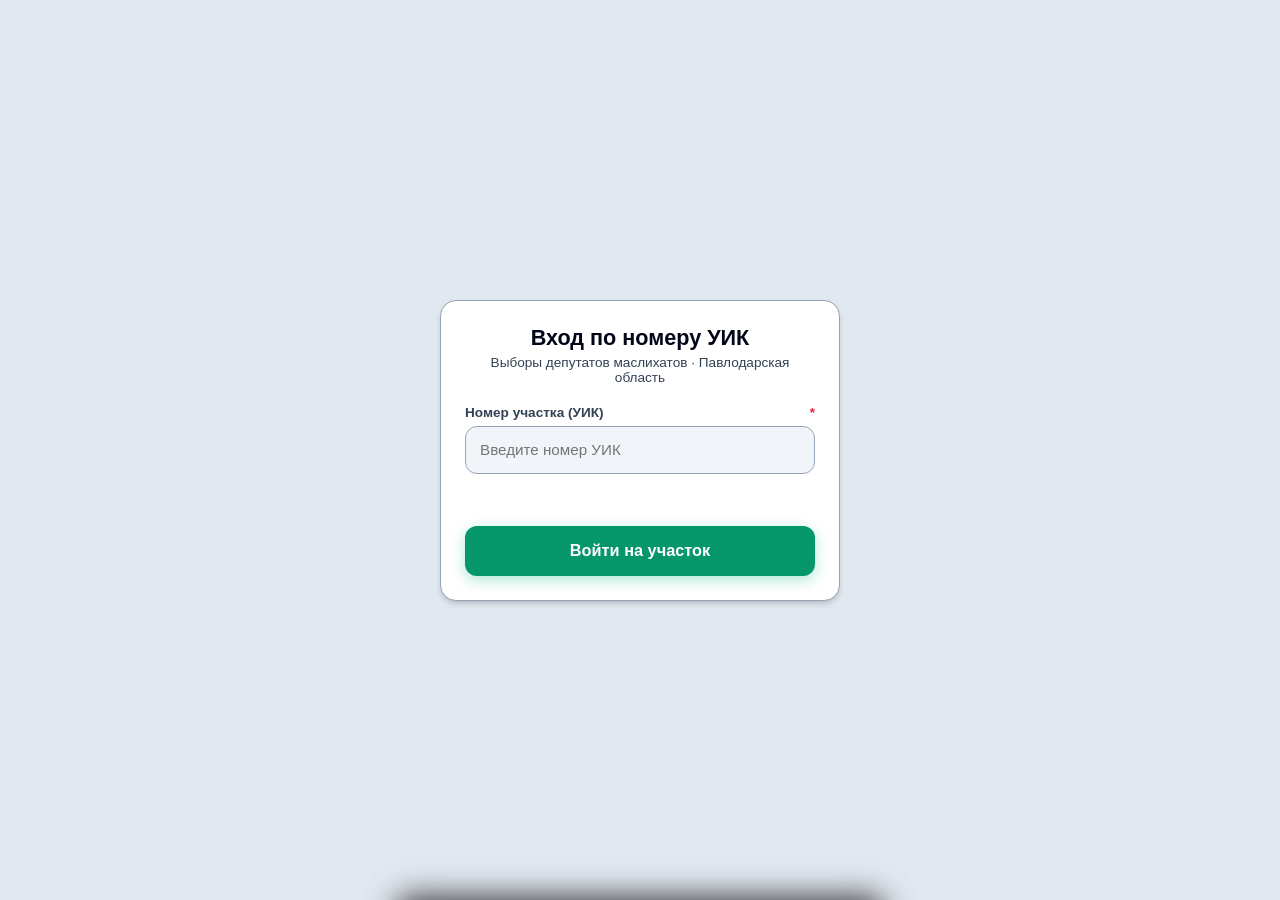
<file: baikau/index.html>
<!DOCTYPE html>
<html lang="ru" data-observers-mode="live">
<head>
  <meta charset="UTF-8">
  <meta name="viewport" content="width=device-width, initial-scale=1.0">
  <meta name="theme-color" content="#0f172a">
  <link rel="manifest" href="./manifest.webmanifest">
  <link rel="apple-touch-icon" href="./baikau-icon-192.png">
  <title>УИК · Выборы депутатов маслихатов</title>
  <script>
    (function () {
      var installPrompt;
      window.addEventListener('beforeinstallprompt', function (event) {
        event.preventDefault();
        installPrompt = event;
      });

      document.addEventListener('DOMContentLoaded', function () {
        var button = document.getElementById('installStation');
        var dialog = document.getElementById('installInstructions');
        var instructions = document.getElementById('installInstructionsText');
        var ios = /iPhone|iPad|iPod/i.test(navigator.userAgent) ||
          (navigator.platform === 'MacIntel' && navigator.maxTouchPoints > 1);
        var android = /Android/i.test(navigator.userAgent);
        var standalone = window.matchMedia('(display-mode: standalone)');

        if (!ios && !android) button.textContent = 'Установить на компьютер';
        button.hidden = standalone.matches || navigator.standalone === true;
        window.addEventListener('appinstalled', function () {
          installPrompt = null;
          button.hidden = true;
        });

        function showInstructions() {
          instructions.textContent = ios
            ? 'Откройте страницу в Safari. Нажмите «Поделиться» → «На экран Домой» → «Добавить».'
            : android
              ? 'Откройте страницу в Chrome. Нажмите ⋮ → «Добавить на главный экран». Затем выберите «Установить» или «Создать ярлык».'
              : 'В Chrome или Edge откройте меню ⋮ и найдите пункт установки сайта как приложения. Если такого пункта нет, добавьте страницу в закладки.';
          if (typeof dialog.showModal === 'function') dialog.showModal();
          else window.alert(instructions.textContent);
        }

        button.addEventListener('click', async function () {
          if (ios || !installPrompt) {
            showInstructions();
            return;
          }
          var prompt = installPrompt;
          installPrompt = null;
          button.disabled = true;
          try {
            await prompt.prompt();
            var choice = await prompt.userChoice;
            if (choice.outcome === 'accepted') button.hidden = true;
          } catch (_) {
            showInstructions();
          } finally {
            button.disabled = false;
          }
        });
      });
    })();
  </script>
  <script>
    (function () {
      var preference = window.matchMedia && window.matchMedia('(prefers-color-scheme: dark)');
      var toolbar = document.querySelector('meta[name="theme-color"]');
      var theme = systemTheme();
      var manuallyChanged = false;
      var button;

      function systemTheme() {
        return preference && preference.matches ? 'dark' : 'light';
      }

      function applyTheme() {
        document.documentElement.setAttribute('data-theme', theme);
        toolbar.setAttribute('content', theme === 'dark' ? '#0f172a' : '#e2e8f0');
        if (!button) return;
        var label = theme === 'dark' ? 'Включить светлую тему' : 'Включить тёмную тему';
        button.textContent = theme === 'dark' ? '🌙' : '☀️';
        button.title = label;
        button.setAttribute('aria-label', label);
      }

      function followDeviceTheme() {
        if (manuallyChanged) return;
        theme = systemTheme();
        applyTheme();
      }

      applyTheme();
      if (preference && preference.addEventListener) preference.addEventListener('change', followDeviceTheme);
      else if (preference && preference.addListener) preference.addListener(followDeviceTheme);
      document.addEventListener('DOMContentLoaded', function () {
        button = document.getElementById('themeToggle');
        applyTheme();
        button.addEventListener('click', function () {
          manuallyChanged = true;
          theme = theme === 'dark' ? 'light' : 'dark';
          applyTheme();
        });
      });
    })();
  </script>

  <link rel="icon" type="image/svg+xml" href="data:image/svg+xml,%3Csvg xmlns='http://www.w3.org/2000/svg' viewBox='0 0 512 512'%3E%3Cdefs%3E%3ClinearGradient id='bg' x1='0%25' y1='0%25' x2='100%25' y2='100%25'%3E%3Cstop offset='0%25' stop-color='%23064e3b'/%3E%3Cstop offset='100%25' stop-color='%230f172a'/%3E%3C/linearGradient%3E%3ClinearGradient id='accent' x1='0%25' y1='0%25' x2='100%25' y2='100%25'%3E%3Cstop offset='0%25' stop-color='%2334d399'/%3E%3Cstop offset='100%25' stop-color='%2310b981'/%3E%3C/linearGradient%3E%3C/defs%3E%3Crect width='512' height='512' rx='115' fill='url(%23bg)'/%3E%3Crect x='110' y='90' width='292' height='332' rx='28' fill='%231e293b' stroke='%23334155' stroke-width='8'/%3E%3Crect x='180' y='65' width='152' height='45' rx='12' fill='%2334d399'/%3E%3Crect x='155' y='160' width='202' height='16' rx='8' fill='%23f8fafc' opacity='0.9'/%3E%3Crect x='155' y='205' width='150' height='16' rx='8' fill='%2394a3b8' opacity='0.7'/%3E%3Crect x='155' y='250' width='180' height='16' rx='8' fill='%2394a3b8' opacity='0.7'/%3E%3Ccircle cx='360' cy='350' r='58' fill='url(%23accent)'/%3E%3Cpath d='M335 350 l18 18 l34 -36' fill='none' stroke='%23ffffff' stroke-width='14' stroke-linecap='round' stroke-linejoin='round'/%3E%3C/svg%3E">

  <link rel="preconnect" href="https://fonts.gstatic.com" crossorigin>

  <style>
    :root {
      color-scheme: dark;
      --font-family: 'Inter', -apple-system, BlinkMacSystemFont, 'Segoe UI', Roboto, sans-serif;
      --bg-main: #0f172a; --bg-card: #1e293b; --bg-card-subtle: #334155; --bg-input: #0f172a;
      --border-color: rgba(255, 255, 255, 0.1); --border-focus: #38bdf8;
      --text-main: #f8fafc; --text-muted: #94a3b8; --text-dim: #64748b;
      --color-arrive: #10b981; --color-leave: #f43f5e; --color-primary: #38bdf8; --color-warning: #f59e0b;
      --shadow-card: 0 10px 25px -5px rgba(0, 0, 0, 0.5), 0 8px 10px -6px rgba(0, 0, 0, 0.5);
      --radius-sm: 8px; --radius-md: 12px; --radius-lg: 16px; --radius-full: 9999px;
    }
    [data-theme="light"] {
      color-scheme: light;
      --bg-main: #e2e8f0;
      --bg-card: #ffffff; 
      --bg-card-subtle: #cbd5e1; 
      --bg-input: #f1f5f9;
      --border-color: #94a3b8;
      --border-focus: #0284c7;
      --text-main: #020617;
      --text-muted: #334155;
      --text-dim: #475569;
      --color-arrive: #059669; --color-leave: #e11d48; --color-primary: #0284c7; --color-warning: #d97706;
      --shadow-card: 0 4px 6px -1px rgba(0, 0, 0, 0.15), 0 2px 4px -2px rgba(0, 0, 0, 0.1);
    }
    * { box-sizing: border-box; margin: 0; padding: 0; -webkit-tap-highlight-color: transparent; }
    body { 
      font-family: var(--font-family); background-color: var(--bg-main); color: var(--text-main); 
      min-height: 100vh; display: flex; flex-direction: column; align-items: center; 
      transition: background-color 0.25s, color 0.25s; padding-bottom: env(safe-area-inset-bottom, 20px);
      -webkit-font-smoothing: antialiased; -moz-osx-font-smoothing: grayscale; text-rendering: optimizeLegibility; 
    }
    .app-container { width: 100%; max-width: 480px; padding: 8px 16px 12px; display: flex; flex-direction: column; gap: 14px; }
    .app-header { display: grid; gap: 6px; padding: 0 2px 4px; }
    .header-main { display: flex; align-items: flex-start; justify-content: space-between; gap: 8px; }
    .header-copy { flex: 1; min-width: 0; }
    .header-title { font-size: 1rem; font-weight: 700; line-height: 1.2; }
    .header-subtitle { margin-top: 3px; font-size: 0.75rem; line-height: 1.25; color: var(--text-muted); }
    .header-tools { display: grid; gap: 2px; flex-shrink: 0; }
    .header-status, .header-buttons {
      display: grid; grid-template-columns: repeat(2, 40px); column-gap: 10px;
      align-items: center; justify-items: center;
    }
    .user-profile-card { display: flex; align-items: center; justify-content: space-between; gap: 8px; background: var(--bg-card); border: 1px solid var(--border-color); padding: 8px 12px; border-radius: var(--radius-md); cursor: pointer; max-width: 100%; }
    .user-profile-card:hover { border-color: var(--color-leave); }
    .user-info-text { display: flex; flex-direction: column; min-width: 0; gap: 2px; }
    .user-uik-line { font-size: 0.9rem; color: var(--color-primary); font-weight: 700; }
    .last-sync { font-size: 0.72rem; color: var(--text-muted); }
    .app-version { font-size: 0.73rem; font-weight: 700; color: var(--text-muted); white-space: nowrap; }
    .sync-button, .theme-toggle { display: flex; align-items: center; justify-content: center; color: var(--color-primary); width: 40px; height: 40px; background: var(--bg-card); border: 1px solid var(--border-color); border-radius: var(--radius-md); cursor: pointer; }
    .sync-button:hover, .sync-button:focus-visible,
    .theme-toggle:hover, .theme-toggle:focus-visible { border-color: var(--color-primary); }
    .theme-toggle { color: var(--text-main); font-size: 1.1rem; line-height: 1; }
    .sync-button svg, .network-indicator svg { width: 20px; height: 20px; }
    .sync-button { position: relative; }
    .sync-count {
      position: absolute; top: -5px; right: -5px; min-width: 17px; padding: 0 3px;
      border: 1px solid var(--bg-card); border-radius: var(--radius-full);
      background: #b91c1c; color: #fff; font-size: 10px; font-weight: 700; line-height: 15px;
      text-align: center; pointer-events: none;
    }
    .sync-button[aria-busy="true"] { color: var(--color-arrive); }
    .sync-button[aria-busy="true"] svg { animation: sync-spin 1s linear infinite; }
    @keyframes sync-spin { to { transform: rotate(360deg); } }
    @media (prefers-reduced-motion: reduce) {
      .sync-button[aria-busy="true"] svg { animation: none; }
    }
    .network-indicator { display: inline-flex; width: 40px; height: 22px; align-items: center; justify-content: center; color: var(--color-primary); }
    .network-indicator[data-state="offline"] { color: var(--color-leave); }
    .network-indicator[data-state="slow"] { color: var(--color-warning); }

    .segmented-control { display: grid; grid-template-columns: 1fr 1fr; background: var(--bg-card); padding: 4px; border-radius: var(--radius-md); border: 1px solid var(--border-color); }
    .segment-btn { 
      padding: 12px 16px; border: none; background: transparent; color: var(--text-muted); 
      font-family: var(--font-family); font-size: 0.95rem; font-weight: 600; 
      border-radius: var(--radius-sm); cursor: pointer; display: flex; align-items: center; 
      justify-content: center; gap: 8px; transition: all 0.2s ease;
      position: relative; overflow: hidden;
    }
    .segment-btn > span { position: relative; z-index: 2; }
    .tab-progress { position: absolute; top: 0; left: 0; bottom: 0; width: 0%; background: rgba(255, 255, 255, 0.25); z-index: 1; }
    [data-theme="light"] .tab-progress { background: rgba(0, 0, 0, 0.15); }
    .segment-btn.cooldown { pointer-events: none; opacity: 0.8; }
    .segment-btn.active.arrive { background: var(--color-arrive); color: #ffffff; box-shadow: 0 4px 12px rgba(16, 185, 129, 0.35); }
    .segment-btn.active.leave { background: var(--color-leave); color: #ffffff; box-shadow: 0 4px 12px rgba(244, 63, 94, 0.35); }

    .form-card { background: var(--bg-card); border: 1px solid var(--border-color); border-radius: var(--radius-lg); padding: 18px; box-shadow: var(--shadow-card); display: flex; flex-direction: column; gap: 14px; }
    .form-group { display: flex; flex-direction: column; gap: 6px; position: relative; }
    .form-label { font-size: 0.85rem; font-weight: 600; color: var(--text-muted); display: flex; align-items: center; justify-content: space-between; }
    .required { color: var(--color-leave); margin-left: auto; }
    .form-input, .form-select { width: 100%; height: 48px; padding: 0 14px; background: var(--bg-input); border: 1px solid var(--border-color); border-radius: var(--radius-md); color: var(--text-main); font-size: 0.95rem; outline: none; transition: all 0.2s; }
    .form-input:focus, .form-select:focus { border-color: var(--border-focus); box-shadow: 0 0 0 3px rgba(56, 189, 248, 0.15); }
    .form-select:disabled { opacity: 0.6; cursor: not-allowed; }
    .has-error { border-color: var(--color-leave) !important; box-shadow: 0 0 0 3px rgba(225, 29, 72, 0.2) !important; background-color: rgba(225, 29, 72, 0.05) !important; }
    .field-error { color: var(--color-leave); font-size: 0.82rem; font-weight: 600; margin-top: 2px; display: none; line-height: 1.2; }
    .form-select { appearance: none; cursor: pointer; background-image: url("data:image/svg+xml,%3Csvg xmlns='http://www.w3.org/2000/svg' fill='none' viewBox='0 0 24 24' stroke='%2394a3b8'%3E%3Cpath stroke-linecap='round' stroke-linejoin='round' stroke-width='2' d='M19 9l-7 7-7-7'%3E%3C/path%3E%3C/svg%3E"); background-repeat: no-repeat; background-position: right 14px center; background-size: 16px; padding-right: 40px; }

    optgroup { font-weight: 700; text-decoration: underline; font-style: normal; }
    optgroup option { font-weight: 500; text-decoration: none; }

    .form-row { display: grid; grid-template-columns: 1fr 1fr; gap: 12px; }

    .submit-btn { 
      width: 100%; height: 50px; border: none; border-radius: var(--radius-md); 
      font-size: 1.02rem; font-weight: 700; color: #ffffff; cursor: pointer; 
      display: flex; align-items: center; justify-content: center; gap: 10px; 
      margin-top: 4px; position: relative; overflow: hidden; 
    }
    .submit-btn > * { position: relative; z-index: 2; }
    .submit-btn.arrive { background: var(--color-arrive); box-shadow: 0 4px 14px rgba(16, 185, 129, 0.35); }
    .submit-btn.leave { background: var(--color-leave); box-shadow: 0 4px 14px rgba(244, 63, 94, 0.35); }
    .submit-btn:disabled { opacity: 0.7; cursor: not-allowed; }

    .submit-btn.is-loading::after {
      content: ''; position: absolute; top: 0; left: 0; bottom: 0; width: 0%;
      background: rgba(255, 255, 255, 0.25); animation: fillProgress 2s infinite ease-in-out;
      pointer-events: none; z-index: 1;
    }
    @keyframes fillProgress { 0% { width: 0%; opacity: 1; } 80% { width: 100%; opacity: 1; } 100% { width: 100%; opacity: 0; } }

    .btn-share { width: 100%; padding: 8px; background: transparent; border: 1px dashed var(--border-color); border-radius: var(--radius-sm); color: var(--text-muted); font-size: 0.8rem; cursor: pointer; transition: 0.2s; }
    .btn-share:hover { background: var(--bg-card); color: var(--text-main); }
    
    /* БОЛЬШОЙ ЗАМЕТНЫЙ ОФЛАЙН БАННЕР */
    .offline-banner { 
      background: rgba(245, 158, 11, 0.2); 
      border: 2px solid var(--color-warning); 
      color: #fde047; 
      padding: 12px 14px; 
      border-radius: var(--radius-md); 
      font-size: 0.88rem; 
      display: flex; 
      flex-direction: column; 
      gap: 4px; 
      font-weight: 600; 
      box-shadow: 0 0 15px rgba(245, 158, 11, 0.25);
      animation: pulseAlert 2s infinite ease-in-out;
    }
    [data-theme="light"] .offline-banner {
      background: #fef3c7;
      color: #b45309;
      border-color: #f59e0b;
    }
    @keyframes pulseAlert {
      0%, 100% { transform: scale(1); }
      50% { transform: scale(1.015); }
    }
    
    .bottom-actions-container { display: flex; flex-direction: column; gap: 10px; margin-top: 12px; width: 100%; }
    .journal-btn { background: rgba(245, 158, 11, 0.15); border: 1px solid rgba(245, 158, 11, 0.4); color: #f59e0b; padding: 10px; border-radius: 10px; font-weight: 600; font-size: 0.85rem; cursor: pointer; display: flex; align-items: center; justify-content: center; gap: 6px; transition: 0.2s; }
    .tech-support-btn { background: rgba(56, 189, 248, 0.1); border: 1px solid rgba(56, 189, 248, 0.3); color: var(--color-primary); padding: 10px; border-radius: 10px; font-weight: 600; font-size: 0.85rem; text-decoration: none; display: flex; align-items: center; justify-content: center; gap: 6px; transition: 0.2s; }
    .journal-btn:hover, .tech-support-btn:hover { opacity: 0.8; }
    .install-btn { width: 100%; padding: 10px; border: 1px solid var(--border-color); border-radius: 10px; background: var(--bg-main); color: var(--text-main); font-size: .85rem; font-weight: 600; cursor: pointer; }
    .install-btn:hover, .install-btn:focus-visible { border-color: var(--color-primary); }
    .install-btn:disabled { opacity: .6; cursor: default; }
    .install-dialog { width: min(400px, calc(100% - 32px)); max-height: 85vh; margin: auto; padding: 18px; border: 1px solid var(--border-color); border-radius: var(--radius-lg); background: var(--bg-card); color: var(--text-main); }
    .install-dialog::backdrop { background: rgba(0,0,0,.6); }
    .install-dialog h2 { font-size: 1.05rem; }
    .install-dialog p { margin: 10px 0 16px; line-height: 1.5; }
    .update-actions { display: flex; flex-wrap: wrap; gap: 8px; }
    .update-actions button { flex: 1 1 110px; min-height: 44px; }
    #applyStationUpdate { background: var(--color-primary); color: #0f172a; }
    [data-theme="light"] #applyStationUpdate { color: #fff; }

    .spinner { width: 20px; height: 20px; border: 3px solid rgba(255, 255, 255, 0.3); border-top-color: #ffffff; border-radius: 50%; animation: spin 0.8s linear infinite; display: none; }
    @keyframes spin { to { transform: rotate(360deg); } }
    
    .auth-overlay { position: fixed; top: 0; left: 0; right: 0; bottom: 0; background: var(--bg-main); z-index: 10000; display: flex; align-items: center; justify-content: center; padding: 16px; }
    .auth-card { width: 100%; max-width: 400px; background: var(--bg-card); border: 1px solid var(--border-color); border-radius: var(--radius-lg); padding: 24px; box-shadow: var(--shadow-card); display: flex; flex-direction: column; gap: 16px; }
    .auth-header { text-align: center; margin-bottom: 4px; }
    .auth-header h2 { font-size: 1.35rem; font-weight: 700; }
    .auth-header p { font-size: 0.85rem; color: var(--text-muted); margin-top: 4px; }
    
    .giant-success-overlay { position: fixed; top: 0; left: 0; right: 0; bottom: 0; background: var(--bg-main); z-index: 9999; display: flex; flex-direction: column; align-items: center; justify-content: center; opacity: 0; pointer-events: none; transition: opacity 0.3s; }
    .giant-success-overlay.show { opacity: 1; pointer-events: all; }
    .giant-success-icon { font-size: 5rem; margin-bottom: 16px; transform: scale(0.5); transition: transform 0.5s cubic-bezier(0.175, 0.885, 0.32, 1.275); }
    .giant-success-overlay.show .giant-success-icon { transform: scale(1); }
    .giant-success-title { font-size: 1.6rem; font-weight: 800; color: var(--color-arrive); text-align: center; margin-bottom: 8px; }
    .giant-success-text { font-size: 0.95rem; color: var(--text-muted); text-align: center; }
    
    .hourly-notification { position: fixed; top: -100px; left: 50%; transform: translateX(-50%); width: 90%; max-width: 440px; z-index: 10002; background: rgba(56, 189, 248, 0.15); backdrop-filter: blur(10px); border: 1px solid rgba(56, 189, 248, 0.4); border-left: 4px solid #38bdf8; color: var(--text-main); padding: 14px 16px; border-radius: var(--radius-md); box-shadow: 0 10px 25px rgba(0,0,0,0.5); display: flex; align-items: center; gap: 12px; font-size: 0.85rem; font-weight: 500; line-height: 1.4; pointer-events: none; transition: top 0.4s cubic-bezier(0.175, 0.885, 0.32, 1.275); }
    .hourly-notification.show { top: 20px; }
    .hourly-notification b { font-weight: 700; }

    .toast-container { position: fixed; top: 20px; left: 50%; transform: translateX(-50%); z-index: 10001; width: 90%; max-width: 400px; pointer-events: none; }
    .toast { background: var(--bg-card); border: 1px solid var(--border-color); padding: 14px 18px; border-radius: var(--radius-md); display: flex; align-items: center; gap: 12px; font-size: 0.9rem; font-weight: 500; opacity: 0; transform: translateY(-20px); transition: all 0.3s; }
    .toast.show { opacity: 1; transform: translateY(0); }
    .toast.error { border-left: 4px solid var(--color-leave); }
    .toast.warning { border-left: 4px solid var(--color-warning); }
    .toast.success { border-left: 4px solid var(--color-arrive); }
    .journal-count-row {
      margin: 8px 0 10px; padding: 8px 4px; border-top: 1px solid var(--border-color);
      color: var(--text-main); font-size: 0.9rem; font-weight: 600;
    }
    #statRecords { color: #facc15; }
    [data-theme="light"] #statRecords { color: #794c00; }
    .hidden-field { display: none !important; }

    .full-screen-modal { position: fixed; top: 0; left: 50%; bottom: 0; width: 100%; max-width: 480px; transform: translate(-50%, 100%); background: var(--bg-main); z-index: 10005; display: flex; flex-direction: column; transition: transform 0.3s cubic-bezier(0.16, 1, 0.3, 1); overflow-y: auto; padding: 16px; box-shadow: 0 0 30px rgba(0,0,0,0.5); }
    .full-screen-modal.show { transform: translate(-50%, 0); }
    .modal-header { display: flex; justify-content: space-between; align-items: center; margin-bottom: 16px; flex-shrink: 0; }
    .modal-header h2 { font-size: 1.3rem; font-weight: 700; color: var(--color-primary); }
    .close-modal-btn { background: var(--bg-card-subtle); border: none; width: 36px; height: 36px; border-radius: 50%; color: var(--text-main); font-size: 1.2rem; cursor: pointer; display:flex; align-items:center; justify-content:center; }
    
    .journal-list { display: flex; flex-direction: column; gap: 10px; padding-bottom: 30px; }
    .journal-item { background: var(--bg-card); border: 1px solid var(--border-color); border-radius: var(--radius-md); padding: 14px; display:flex; flex-direction: column; gap: 6px; box-shadow: var(--shadow-card); }
    .journal-item-title { font-weight: 700; font-size: 0.95rem; }
    .journal-item-org { font-size: 0.8rem; color: var(--color-primary); font-weight: 600; }
    .journal-item-time { font-size: 0.8rem; color: var(--text-muted); display: flex; gap: 12px; }
    
    .journal-item-note { font-size: 0.8rem; color: var(--text-main); background-color: rgba(250, 204, 21, 0.15); border: 2px solid rgba(250, 204, 21, 0.6); padding: 6px 8px; border-radius: var(--radius-sm); margin-top: 4px; line-height: 1.3; }
    [data-theme="light"] .journal-item-note { color: #0f172a; background-color: rgba(250, 204, 21, 0.3); border-color: #facc15; }

    .journal-actions { display: grid; grid-template-columns: 1fr 1fr; gap: 8px; margin-top: 6px; }
    .btn-edit { background: rgba(56, 189, 248, 0.15); border: 1px solid rgba(56, 189, 248, 0.3); color: var(--color-primary); padding: 10px; border-radius: var(--radius-sm); font-weight: 700; font-size: 0.85rem; cursor: pointer; }
    .btn-delete { background: rgba(244, 63, 94, 0.15); border: 1px solid rgba(244, 63, 94, 0.3); color: var(--color-leave); padding: 10px; border-radius: var(--radius-sm); font-weight: 700; font-size: 0.85rem; cursor: pointer; }
    .btn-edit:hover, .btn-delete:hover { opacity: 0.85; }

    .center-message { text-align: center; color: var(--text-muted); font-size: 0.9rem; margin-top: 40px; }
  </style>
<style>
.support-chat { padding:0; border:1px solid var(--border-color,#475569); border-radius:16px; width:min(580px,calc(100vw - 20px)); max-width:580px; height:min(680px,calc(100dvh - 24px)); max-height:calc(100vh - 24px); background:var(--bg-card,#1e293b); color:var(--text-main,#f8fafc); margin:auto; box-shadow:0 20px 65px #0005; }
.support-chat::backdrop { background:#0008; }
.support-chat * {box-sizing:border-box}
.support-layout {display:flex;flex-direction:column;height:100%;min-height:0}
.support-head {padding:14px 16px;border-bottom:1px solid var(--border-color,#475569);display:flex;align-items:center;justify-content:space-between;gap:10px}
.support-head h2 {font-size:18px;margin:0}
.support-chat button {font:inherit;cursor:pointer;border:1px solid var(--border-color,#475569);border-radius:8px;padding:8px 12px;background:var(--bg-main,#0f172a);color:inherit}
.support-chat button:disabled {opacity:.5;cursor:wait}
.support-notice {padding:10px 16px;font-size:12px;line-height:1.45;background:var(--bg-main,#0f172a);color:var(--text-muted,#94a3b8)}
.support-body {flex:1;min-height:0;overflow:auto;padding:14px 16px}
.support-room {display:block;width:100%;text-align:left;margin-bottom:8px;line-height:1.45}
.support-room small {display:block;color:var(--text-muted,#94a3b8);font-size:12px}
.support-bubble {border:1px solid var(--border-color,#475569);border-radius:12px;padding:10px 12px;margin:0 22px 12px 0;line-height:1.45}
.support-bubble.mine {margin:0 0 12px 22px;border-color:var(--primary,#38bdf8)}
.support-author {font-size:12px;color:var(--text-muted,#94a3b8);margin-bottom:6px}
.support-text {white-space:pre-wrap;overflow-wrap:anywhere;font-size:14px}
.support-bubble img {display:block;max-width:100%;max-height:260px;object-fit:contain;margin-top:8px;border-radius:6px}
.support-compose {padding:12px 16px;border-top:1px solid var(--border-color,#475569)}
.support-compose textarea {width:100%;height:76px;resize:vertical;padding:10px;border:1px solid var(--border-color,#475569);border-radius:8px;background:var(--bg-main,#0f172a);color:inherit;font:inherit;font-size:16px}
.support-compose-actions {display:flex;gap:8px;justify-content:space-between;margin-top:8px;flex-wrap:wrap}
.support-compose button[type=submit] {background:var(--primary,#38bdf8);color:var(--primary-text,#0f172a);font-weight:700}
.support-status {font-size:12px;min-height:18px;margin-top:6px;color:var(--text-muted,#94a3b8)}
.support-attachment {font-size:12px;margin:6px 0;display:flex;align-items:center;gap:8px}
.support-empty {color:var(--text-muted,#94a3b8);font-size:14px;line-height:1.5}
.support-count {background:#ef4444;color:#fff;font-size:12px;border-radius:20px;padding:1px 6px;margin-left:5px}
.support-chat [hidden] {display:none!important}
@media(max-width:400px){.support-head{padding:12px}.support-body,.support-compose{padding:12px}.support-bubble{margin-right:10px}.support-bubble.mine{margin-left:10px}}
.support-bubble {border-width:2px}
.support-bubble.mine {border-color:inherit}
.support-bubble.role-uik {border-color:#16a34a}
.support-bubble.role-tik {border-color:#38bdf8}
.support-bubble.role-admin {border-color:#ef4444}
.support-envelope {position:relative}
.support-envelope svg {width:20px;height:20px}
.support-envelope .support-count {position:absolute;right:-6px;top:-7px;margin:0;min-width:20px;height:20px;line-height:18px;text-align:center;border:1px solid var(--bg-card,#1e293b);font-size:11px;font-weight:700}
.support-alert {position:fixed;top:12px;left:50%;transform:translateX(-50%);z-index:10020;width:min(420px,calc(100vw - 24px));padding:14px 16px;text-align:left;border:1px solid var(--border-color,#475569);border-left:4px solid #38bdf8;border-radius:12px;background:var(--bg-card,#1e293b);color:var(--text-main,#f8fafc);box-shadow:0 8px 30px #0004;font:inherit;font-size:14px;cursor:pointer}
.support-alert[hidden] {display:none!important}
.support-chat .support-image-button {padding:0;border:0;background:transparent;display:block;max-width:100%;cursor:zoom-in}
.support-image-viewer {padding:0;margin:auto;border:1px solid var(--border-color,#475569);border-radius:12px;width:calc(100vw - 24px);max-width:1400px;height:calc(100dvh - 24px);max-height:calc(100vh - 24px);background:var(--bg-card,#1e293b);color:var(--text-main,#f8fafc)}
.support-image-viewer::backdrop {background:#000b}
.support-viewer-layout {display:flex;flex-direction:column;height:100%;min-height:0}
.support-viewer-tools {display:flex;justify-content:flex-end;gap:24px;padding:14px 20px;border-bottom:1px solid var(--border-color,#475569)}
.support-viewer-tools a,.support-viewer-tools button {font:inherit;font-size:16px;cursor:pointer;color:var(--text-main,#f8fafc);background:transparent;border:0;padding:5px;text-decoration:underline}
.support-viewer-stage {flex:1;min-height:0;overflow:auto;background:#141923;padding:12px}
.support-viewer-stage img {display:block;max-width:none;max-height:none;margin:auto}
.header-buttons {grid-template-columns:repeat(3,40px)}
.header-status {grid-template-columns:40px 1fr 40px}
.header-status .network-indicator {grid-column:3}

</style>
</head>
<body>

  <!-- Вход на участок -->
  <div id="authModal" class="auth-overlay">
    <form id="authForm" class="auth-card" autocomplete="off" novalidate>
      <div class="auth-header">
        <h2>Вход по номеру УИК</h2>
        <p>Выборы депутатов маслихатов · Павлодарская область</p>
        <p id="demoStationHint" hidden>Демонстрация · УИК № 1</p>
      </div>
      <div class="form-group">
        <label class="form-label" for="authUik">
          Номер участка (УИК) <span class="required">*</span>
        </label>
        <input type="number" id="authUik" name="auth_uik_no_cache" class="form-input" placeholder="Введите номер УИК" inputmode="numeric" min="1" max="999" autocomplete="off" required>
        <div class="field-error">Пожалуйста, укажите номер участка</div>
      </div>
      <p id="stationAuthError" role="alert" style="color:var(--color-leave);margin:6px 0"></p>
      <button type="submit" id="authSubmitBtn" class="submit-btn arrive" style="margin-top: 8px;">
        <span id="authBtnText">Войти на участок</span>
      </button>
    </form>
  </div>

  <div class="toast-container">
    <div id="toast" class="toast"><span id="toastIcon" class="toast-icon">✕</span><span id="toastMessage">Сообщение</span></div>
  </div>

  <!-- Журнал -->
  <div id="journalModal" class="full-screen-modal">
    <div class="modal-header">
      <h2>📝 Журнал / Статистика</h2>
      <button class="close-modal-btn" onclick="document.getElementById('journalModal').classList.remove('show')">✕</button>
    </div>
    <div id="journalStatsCard" style="display:none; margin-bottom:15px; padding:12px; background:var(--bg-card-subtle); border-radius:var(--radius-md); border:1px solid var(--border-color); text-align:center;">
      <div style="font-size:0.95rem; font-weight:600; color:var(--text-main); margin-bottom:10px;">
        📊 УИК №<span id="statUikNum"></span>:<br>
        На участке: <b style="color:var(--color-arrive);" id="statPresent">0</b> ·
        Ушло: <b style="color:var(--color-leave);" id="statLeft">0</b> ·
        Всего: <b style="color:var(--color-primary);" id="statTotal">0</b>
      </div>
      <div class="journal-count-row">Количество записей: <b id="statRecords">0</b></div>
      <button type="button" id="btnShareReport" class="btn-share" style="margin-top:0;">📋 Скопировать отчет</button>
    </div>
    <div id="journalLoader" class="center-message">
      <div class="spinner" style="display:inline-block; border-top-color:var(--color-primary); width:30px; height:30px;"></div>
      <div style="margin-top:10px;">Загрузка списка...</div>
    </div>
    <div id="journalList" class="journal-list"></div>
  </div>

  <!-- Редактирование -->
  <div id="editModal" class="full-screen-modal" style="z-index: 10006;">
    <div class="modal-header">
      <h2>✏️ Исправление данных</h2>
      <button class="close-modal-btn" onclick="document.getElementById('editModal').classList.remove('show')">✕</button>
    </div>
    <form id="editForm" class="form-card" style="box-shadow:none; padding:0; background:transparent; border:none;" autocomplete="off" novalidate>
      <input type="hidden" id="editRecordId">
      
      <div class="form-group">
        <label class="form-label">ФИО наблюдателя <span class="required">*</span></label>
        <input type="text" id="editObserverInput" name="edit_fio_no_cache" class="form-input" autocomplete="off" required>
      </div>

      <div class="form-group">
        <label class="form-label">Организация / Партия <span class="required">*</span></label>
        <select id="editOrganizationSelect" class="form-select" required>
          <option value="" disabled selected>Выберите организацию...</option>
          <optgroup label="📌 Особые">
            <option value="СМИ">СМИ</option>
            <option value="Наблюдатели от иностранных государств">Наблюдатели от иностранных государств</option>
            <option value="Наблюдатели международных организаций">Наблюдатели международных организаций</option>
          </optgroup>
          <optgroup label="🔵 Политические партии">
            <option value="Партия «Әділет»">Партия «Әділет»</option>
            <option value="Общенациональная социал-демократическая партия">Партия «ОСДП»</option>
            <option value="Казахстанская партия зелёных «Байтақ»">Партия «Байтақ»</option>
            <option value="Народная партия Казахстана">Народная партия Казахстана</option>
            <option value="Партия «Ауыл»">Партия «Ауыл»</option>
            <option value="Демократическая Партия Казахстана «Ак Жол»">Партия «Ак жол»</option>
            <option value="Партия «Respublica»">Партия «Respublica»</option>
          </optgroup>
          <optgroup label="🟢 НКО Павлодарской области">
            <option value="ОЮЛ «Гражданский союз Павлодарской области»">ОЮЛ «Гражданский союз Павлодарской области»</option>
            <option value="ОО «NAMYS-PVL»">ОО «NAMYS-PVL»</option>
            <option value="ОФ «Ветеранов и Инвалидов Афганской войны...»">Общественный Фонд «Ветеранов и Инвалидов Афганской войны и локальных войн города Павлодар и Павлодарской области»</option>
            <option value="КФ НПО «Республиканский Центр Экологических технологий»">Корпоративный фонд НПО «Республиканский Центр Экологических технологий»</option>
            <option value="ОО «KAISAR-KZ»">Общественное объединение «KAISAR-KZ»</option>
            <option value="ОО «ҮМІТ ҮЗБЕУ»">Общественный фонд «ҮМІТ ҮЗБЕУ»</option>
            <option value="ОО «Berik qadam»">Общественное объединение «Berik qadam»</option>
            <option value="ОБФ «Ертіс жүрегі»">Общественный благотворительный фонд «Ертіс жүрегі»</option>
            <option value="МОО «Жас Ниет»">Молодежное Общественное Объединение «Жас Ниет»</option>
          </optgroup>
          <optgroup label="🟡 Республиканские ОО">
            <option value="ОФ «Молодежная информационная Служба Казахстана»">Общественный фонд «Молодежная информационная Служба Казахстана»</option>
            <option value="ОФ «Гражданская экспертиза»">Общественный Фонд «Гражданская экспертиза»</option>
            <option value="РОО «Жастар үні»">Республиканское общественное объединение «Жастар үні»</option>
            <option value="ОФ «Крылья свободы»">Общественный Фонд «Крылья свободы»</option>
            <option value="ОФ «Ел Дауысы»">Общественный фонд «Ел Дауысы»</option>
            <option value="ОФ «Белсенді Азамат»">Общественный Фонд «Белсенді Азамат»</option>
            <option value="ОФ «Korgau» Human rights foundation»">Общественный фонд «Korgau» Human rights foundation»</option>
            <option value="ОФ «TAUAN»">Общественный Фонд «TAUAN»</option>
            <option value="РОО «МҰҚАЛМАС»">Республиканское общественное объединение «МҰҚАЛМАС»</option>
            <option value="РОО Коалиция общественных наблюдателей «Дауыс»">Республиканское общественное объединение «Коалиция общественных наблюдателей «Дауыс»</option>
            <option value="ОФ «ПРАВО»">Общественный фонд «ПРАВО»</option>
            <option value="ОФ «AQ-zhelken»">Общественный фонд «AQ-zhelken»</option>
          </optgroup>
        </select>
      </div>

      <div class="form-group hidden-field" id="editOrgDetailsGroup">
        <label class="form-label" id="editOrgDetailsLabel">Укажите ТОЛЬКО страну <span class="required">*</span></label>
        <input type="text" id="editOrgDetailsInput" name="edit_country_no_cache" class="form-input" placeholder="Например: Россия" autocomplete="off">
      </div>

      <div class="form-group hidden-field" id="editIntlOrgDetailsGroup">
        <label class="form-label">Международная организация <span class="required">*</span></label>
        <select id="editIntlOrgSelect" class="form-select">
          <option value="" disabled selected>Выберите организацию...</option>
          <option value="Миссия наблюдателей от СНГ">Миссия наблюдателей от СНГ</option>
          <option value="Межпарламентская Ассамблея СНГ (МПА СНГ)">Межпарламентская Ассамблея СНГ (МПА СНГ)</option>
          <option value="Миссия БДИПЧ/ОБСЕ по наблюдению за выборами">Миссия БДИПЧ/ОБСЕ по наблюдению за выборами</option>
          <option value="Парламентская Ассамблея ОБСЕ (ПА ОБСЕ)">Парламентская Ассамблея ОБСЕ (ПА ОБСЕ)</option>
          <option value="Парламентская Ассамблея Совета Европы (ПАСE)">Парламентская Ассамблея Совета Европы (ПАСE)</option>
          <option value="Парламентская Ассамблея ОДКБ (ПА ОДКБ)">Парламентская Ассамблея ОДКБ (ПА ОДКБ)</option>
          <option value="Миссия Организации тюркских государств (ОТГ)">Миссия Организации тюркских государств (ОТГ)</option>
          <option value="Парламентская Ассамблея тюркских государств (ТЮРКПА)">Парламентская Ассамблея тюркских государств (ТЮРКПА)</option>
          <option value="Шанхайская организация сотрудничества (ШОС)">Шанхайская организация сотрудничества (ШОС)</option>
          <option value="Совещание по взаимодействию и мерам доверия в Азии (СВМДА)">Совещание по взаимодействию и мерам доверия в Азии (СВМДА)</option>
          <option value="Исламская организация по продовольственной безопасности">Исламская организация по продовольственной безопасности</option>
          <option value="Тюркская академия">Тюркская академия</option>
          <option value="Международный конгресс парламентариев (IPC)">Международный конгресс парламентариев (IPC)</option>
        </select>
      </div>

      <div class="form-group hidden-field" id="editTranslatorGroup">
        <label class="form-label" for="editTranslatorInput">Укажите если это переводчик</label>
        <input type="text" id="editTranslatorInput" name="edit_trans_no_cache" class="form-input" placeholder="Заполняется только для Переводчика" autocomplete="off">
      </div>

      <div class="form-group hidden-field" id="editSmiDetailsGroup">
        <label class="form-label">Название издания <span class="required">*</span></label>
        <input type="text" id="editSmiInput" name="edit_smi_no_cache" class="form-input" list="editSmiList" autocomplete="off">
        <datalist id="editSmiList"></datalist>
      </div>

      <div class="form-group" id="editStatusGroup">
        <label class="form-label">Статус <span class="required">*</span></label>
        <select id="editStatusSelect" class="form-select">
          <option value="Доверенное лицо">Доверенное лицо</option>
          <option value="Наблюдатель">Наблюдатель</option>
        </select>
      </div>

      <div class="form-row">
        <div class="form-group">
          <label class="form-label">Время прихода <span class="required">*</span></label>
          <input type="time" id="editArriveInput" class="form-input" required>
        </div>
        <div class="form-group">
          <label class="form-label">Время ухода</label>
          <input type="time" id="editLeaveInput" class="form-input">
        </div>
      </div>

      <div class="form-group">
        <label class="form-label">Примечание</label>
        <input type="text" id="editNoteInput" name="edit_note_no_cache" class="form-input" autocomplete="off">
      </div>

      <button type="submit" id="editSubmitBtn" class="submit-btn arrive" style="margin-top: 10px;">
        <div id="editBtnSpinner" class="spinner"></div>
        <span id="editBtnText">Сохранить изменения</span>
      </button>
    </form>
  </div>

  <div class="app-container">
    <header class="app-header">
      <div class="header-main">
        <div class="header-copy">
          <h1 class="header-title">Мониторинг наблюдателей</h1>
          <div class="header-subtitle">Выборы депутатов маслихатов</div>
        </div>
        <div class="header-tools">
          <div class="header-status">
            <span class="app-version" aria-label="Версия приложения 1.9">V1.9</span>
            <span id="networkIndicator" class="network-indicator" role="img" aria-label="Статус соединения">
              <svg viewBox="0 0 24 24" aria-hidden="true" fill="none" stroke="currentColor" stroke-width="1.8" stroke-linecap="round" stroke-linejoin="round">
                <defs>
                  <g id="net-wifi"><path d="M2 8.5a16 16 0 0 1 20 0M5.5 12a10.5 10.5 0 0 1 13 0M9 15.5a5 5 0 0 1 6 0"/><circle cx="12" cy="19" r="1" fill="currentColor" stroke="none"/></g>
                  <g id="net-cellular" fill="currentColor" stroke="none"><rect x="2" y="15" width="3.5" height="6" rx="0.8"/><rect x="7.5" y="11" width="3.5" height="10" rx="0.8"/><rect x="13" y="7" width="3.5" height="14" rx="0.8"/><rect x="18.5" y="3" width="3.5" height="18" rx="0.8"/></g>
                  <g id="net-online"><circle cx="12" cy="12" r="9"/><path d="M3 12h18M12 3a14 14 0 0 1 0 18m0-18a14 14 0 0 0 0 18"/></g>
                  <g id="net-offline"><path d="M2 8.5a16 16 0 0 1 20 0M5.5 12a10.5 10.5 0 0 1 13 0M9 15.5a5 5 0 0 1 6 0M3 3l18 18"/><circle cx="12" cy="19" r="1" fill="currentColor" stroke="none"/></g>
                </defs>
                <use id="networkGlyph" href="#net-online"/>
              </svg>
            </span>
          </div>
          <div class="header-buttons">
            <button type="button" id="syncNow" class="sync-button" title="Синхронизировать отметки" aria-label="Синхронизировать отметки">
              <svg viewBox="0 0 24 24" aria-hidden="true" fill="none" stroke="currentColor" stroke-width="1.8" stroke-linecap="round" stroke-linejoin="round">
                <path d="M20 10a8 8 0 0 0-14-4L3 9m0-5v5h5m-4 5a8 8 0 0 0 14 4l3-3m0 5v-5h-5"/>
              </svg>
              <span id="syncCount" class="sync-count" hidden aria-hidden="true"></span>
            </button>
            <button type="button" id="supportEnvelope" class="sync-button support-envelope" title="Сообщения" aria-label="Сообщения">
              <svg viewBox="0 0 24 24" fill="none" stroke="currentColor" stroke-width="1.8" aria-hidden="true">
                <rect x="3" y="5" width="18" height="14" rx="2"/><path d="m3 6 9 7 9-7"/>
              </svg>
            </button>
            <button type="button" id="themeToggle" class="theme-toggle" title="Переключить тему" aria-label="Переключить тему">🌙</button>
          </div>
        </div>
      </div>
      <div id="currentUserBadge" class="user-profile-card" title="Нажмите, чтобы сменить номер участка">
        <div class="user-info-text">
          <span class="user-uik-line">📍 Избирательный участок №<span id="currentUserUik">0</span></span>
          <span id="lastSync" class="last-sync">Последняя синхронизация — ещё не было</span>
        </div>
        <span style="font-size:0.8rem; color:var(--text-dim);">Сменить ✕</span>
      </div>
    </header>

    <div class="segmented-control">
      <button type="button" id="tabArrive" class="segment-btn active arrive">
        <span>🟢</span> <span id="tabArriveText">Приход</span>
      </button>
      <button type="button" id="tabLeave" class="segment-btn leave">
        <span>🔴</span> <span id="tabLeaveText">Уход</span>
        <div id="leaveProgress" class="tab-progress"></div>
      </button>
    </div>

    <div id="offlineBanner" class="offline-banner hidden-field">
      <div style="display:flex; align-items:center; gap:8px;">
        <span style="font-size:1.2rem;">⚠️</span>
        <span><b id="queueStatus" aria-live="polite">В очереди на отправку</b> (<b id="offlineCount">0</b>).</span>
      </div>
      <div id="queueHelp" style="font-size: 0.85rem;">Повторно отправлять не нужно.</div>
    </div>

    <form id="trackingForm" class="form-card" autocomplete="off" novalidate>
      <input type="hidden" id="actionField" name="action" value="ПРИШЕЛ">

      <div class="form-group">
        <label class="form-label" for="districtSelect">Район / Город <span class="required">*</span></label>
        <select id="districtSelect" name="district" class="form-select">
          <option value="" disabled selected>Выберите район или город...</option>
          <option value="г. Павлодар">г. Павлодар</option>
          <option value="г. Экибастуз">г. Экибастуз</option>
          <option value="г. Аксу">г. Аксу</option>
          <option value="Актогайский район">Актогайский район</option>
          <option value="Баянаульский район">Баянаульский район</option>
          <option value="Железинский район">Железинский район</option>
          <option value="Иртышский район">Иртышский район</option>
          <option value="Майский район">Майский район</option>
          <option value="район Аққулы">район Аққулы</option>
          <option value="район Тереңкөл">район Тереңкөл</option>
          <option value="Павлодарский район">Павлодарский район</option>
          <option value="Успенский район">Успенский район</option>
          <option value="Щербактинский район">Щербактинский район</option>
        </select>
        <div class="field-error">Пожалуйста, выберите район</div>
      </div>

      <div class="form-row">
        <div class="form-group">
          <label class="form-label" for="uikInput">УИК № <span class="required">*</span></label>
          <input type="number" id="uikInput" name="uik_no_cache" class="form-input" placeholder="123" inputmode="numeric" min="1" max="999" autocomplete="off">
          <div class="field-error">Укажите номер УИКа</div>
        </div>
        <div class="form-group">
          <label class="form-label" for="timeInput">Время <span class="required">*</span></label>
          <input type="time" id="timeInput" name="time_no_cache" class="form-input" autocomplete="off">
          <div class="field-error">Укажите время</div>
        </div>
      </div>

      <div class="form-group" id="observerGroup">
        <label class="form-label" for="observerInput">ФИО наблюдателя <span class="required">*</span></label>
        <input type="text" id="observerInput" name="fio_no_cache" class="form-input" placeholder="Иванов Иван Иванович" autocomplete="off">
        <select id="presentObserverSelect" name="observer_leave_no_cache" class="form-select hidden-field">
          <option value="" disabled selected>Сначала укажите Район и УИК...</option>
        </select>
        <div class="field-error" id="observerError">Пожалуйста, укажите наблюдателя</div>
      </div>

      <div class="form-group" id="orgGroup">
        <label class="form-label" for="organizationSelect">Организация / Партия <span class="required">*</span></label>
        <select id="organizationSelect" name="organization" class="form-select">
          <option value="" disabled selected>Выберите организацию...</option>
          <optgroup label="📌 Особые">
            <option value="СМИ">СМИ</option>
            <option value="Наблюдатели от иностранных государств">Наблюдатели от иностранных государств</option>
            <option value="Наблюдатели международных организаций">Наблюдатели международных организаций</option>
          </optgroup>
          <optgroup label="🔵 Политические партии">
            <option value="Партия «Әділет»">Партия «Әділет»</option>
            <option value="Общенациональная социал-демократическая партия">Партия «ОСДП»</option>
            <option value="Казахстанская партия зелёных «Байтақ»">Партия «Байтақ»</option>
            <option value="Народная партия Казахстана">Народная партия Казахстана</option>
            <option value="Партия «Ауыл»">Партия «Ауыл»</option>
            <option value="Демократическая Партия Казахстана «Ак Жол»">Партия «Ак жол»</option>
            <option value="Партия «Respublica»">Партия «Respublica»</option>
          </optgroup>
          <optgroup label="🟢 НКО Павлодарской области">
            <option value="ОЮЛ «Гражданский союз Павлодарской области»">ОЮЛ «Гражданский союз Павлодарской области»</option>
            <option value="ОО «NAMYS-PVL»">ОО «NAMYS-PVL»</option>
            <option value="ОФ «Ветеранов и Инвалидов Афганской войны...»">Общественный Фонд «Ветеранов и Инвалидов Афганской войны и локальных войн города Павлодар и Павлодарской области»</option>
            <option value="КФ НПО «Республиканский Центр Экологических технологий»">Корпоративный фонд НПО «Республиканский Центр Экологических технологий»</option>
            <option value="ОО «KAISAR-KZ»">Общественное объединение «KAISAR-KZ»</option>
            <option value="ОО «ҮМІТ ҮЗБЕУ»">Общественный фонд «ҮМІТ ҮЗБЕУ»</option>
            <option value="ОО «Berik qadam»">Общественное объединение «Berik qadam»</option>
            <option value="ОБФ «Ертіс жүрегі»">Общественный благотворительный фонд «Ертіс жүрегі»</option>
            <option value="МОО «Жас Ниет»">Молодежное Общественное Объединение «Жас Ниет»</option>
          </optgroup>
          <optgroup label="🟡 Республиканские ОО">
            <option value="ОФ «Молодежная информационная Служба Казахстана»">Общественный фонд «Молодежная информационная Служба Казахстана»</option>
            <option value="ОФ «Гражданская экспертиза»">Общественный Фонд «Гражданская экспертиза»</option>
            <option value="РОО «Жастар үні»">Республиканское общественное объединение «Жастар үні»</option>
            <option value="ОФ «Крылья свободы»">Общественный Фонд «Крылья свободы»</option>
            <option value="ОФ «Ел Дауысы»">Общественный фонд «Ел Дауысы»</option>
            <option value="ОФ «Белсенді Азамат»">Общественный Фонд «Белсенді Азамат»</option>
            <option value="ОФ «Korgau» Human rights foundation»">Общественный фонд «Korgau» Human rights foundation»</option>
            <option value="ОФ «TAUAN»">Общественный Фонд «TAUAN»</option>
            <option value="РОО «МҰҚАЛМАС»">Республиканское общественное объединение «МҰҚАЛМАС»</option>
            <option value="РОО Коалиция общественных наблюдателей «Дауыс»">Республиканское общественное объединение «Коалиция общественных наблюдателей «Дауыс»</option>
            <option value="ОФ «ПРАВО»">Общественный фонд «ПРАВО»</option>
            <option value="ОФ «AQ-zhelken»">Общественный фонд «AQ-zhelken»</option>
          </optgroup>
        </select>
        <div class="field-error">Пожалуйста, выберите организацию</div>
      </div>

      <div class="form-group hidden-field" id="orgDetailsGroup">
        <label class="form-label" id="orgDetailsLabel" for="orgDetailsInput">Укажите ТОЛЬКО страну <span class="required">*</span></label>
        <input type="text" id="orgDetailsInput" name="country_no_cache" class="form-input" placeholder="Например: Россия" autocomplete="off">
        <div class="field-error">Пожалуйста, укажите страну</div>
      </div>

      <div class="form-group hidden-field" id="intlOrgDetailsGroup">
        <label class="form-label" for="intlOrgSelect">Международная организация <span class="required">*</span></label>
        <select id="intlOrgSelect" class="form-select">
          <option value="" disabled selected>Выберите организацию...</option>
          <option value="Миссия наблюдателей от СНГ">Миссия наблюдателей от СНГ</option>
          <option value="Межпарламентская Ассамблея СНГ (МПА СНГ)">Межпарламентская Ассамблея СНГ (МПА СНГ)</option>
          <option value="Миссия БДИПЧ/ОБСЕ по наблюдению за выборами">Миссия БДИПЧ/ОБСЕ по наблюдению за выборами</option>
          <option value="Парламентская Ассамблея ОБСЕ (ПА ОБСЕ)">Парламентская Ассамблея ОБСЕ (ПА ОБСЕ)</option>
          <option value="Парламентская Ассамблея Совета Европы (ПАСE)">Парламентская Ассамблея Совета Европы (ПАСE)</option>
          <option value="Парламентская Ассамблея ОДКБ (ПА ОДКБ)">Парламентская Ассамблея ОДКБ (ПА ОДКБ)</option>
          <option value="Миссия Организации тюркских государств (ОТГ)">Миссия Организации тюркских государств (ОТГ)</option>
          <option value="Парламентская Ассамблея тюркских государств (ТЮРКПА)">Парламентская Ассамблея тюркских государств (ТЮРКПА)</option>
          <option value="Шанхайская организация сотрудничества (ШОС)">Шанхайская организация сотрудничества (ШОС)</option>
          <option value="Совещание по взаимодействию и мерам доверия в Азии (СВМДА)">Совещание по взаимодействию и мерам доверия в Азии (СВМДА)</option>
          <option value="Исламская организация по продовольственной безопасности">Исламская организация по продовольственной безопасности</option>
          <option value="Тюркская академия">Тюркская академия</option>
          <option value="Международный конгресс парламентариев (IPC)">Международный конгресс парламентариев (IPC)</option>
        </select>
        <div class="field-error">Пожалуйста, выберите организацию</div>
      </div>

      <div class="form-group hidden-field" id="translatorGroup">
        <label class="form-label" for="translatorInput">Укажите если это переводчик</label>
        <input type="text" id="translatorInput" name="trans_no_cache" class="form-input" placeholder="Заполняется только для Переводчика" autocomplete="off">
      </div>

      <div class="form-group hidden-field" id="smiDetailsGroup">
        <label class="form-label" for="smiInput">Название издания <span class="required">*</span></label>
        <input type="text" id="smiInput" name="smi_no_cache" class="form-input" list="smiList" placeholder="Например: Хабар" autocomplete="off">
        <datalist id="smiList"></datalist>
        <div class="field-error">Пожалуйста, укажите издание</div>
      </div>

      <div class="form-group" id="statusGroup">
        <label class="form-label" for="statusSelect">Статус <span class="required">*</span></label>
        <select id="statusSelect" name="status" class="form-select">
          <option value="" disabled selected>Выберите статус...</option>
          <option value="Доверенное лицо">Доверенное лицо</option>
          <option value="Наблюдатель">Наблюдатель</option>
        </select>
        <div class="field-error" id="statusError">Пожалуйста, выберите статус</div>
      </div>

      <div class="form-group hidden-field" id="noteGroup">
        <label class="form-label" for="noteInput">Примечание</label>
        <input type="text" id="noteInput" name="note_no_cache" class="form-input" placeholder="Например: без замечаний" autocomplete="off">
      </div>

      <button type="submit" id="submitBtn" class="submit-btn arrive">
        <div id="btnSpinner" class="spinner"></div>
        <span id="btnText">Зафиксировать ПРИХОД</span>
      </button>

      <div class="bottom-actions-container">
        <button type="button" id="btnJournal" class="journal-btn">📝 Журнал / Статистика</button>
        <button type="button" class="tech-support-btn" id="techSupportLink">💬 Написать в техподдержку</button>
        <button type="button" id="installStation" class="install-btn">Скачать на телефон</button>
      </div>
    </form>
  </div>

  <dialog id="duplicateArrival" class="install-dialog" aria-labelledby="duplicateArrivalTitle">
    <h2 id="duplicateArrivalTitle">Наблюдатель уже на участке</h2>
    <p id="duplicateArrivalMessage"></p>
    <form method="dialog" class="update-actions">
      <button type="submit" value="no" class="install-btn" autofocus>Нет</button>
      <button type="submit" value="yes" class="install-btn">Да</button>
    </form>
  </dialog>

  <dialog id="installInstructions" class="install-dialog" aria-labelledby="installInstructionsTitle">
    <h2 id="installInstructionsTitle">Как добавить приложение</h2>
    <p id="installInstructionsText"></p>
    <form method="dialog">
      <button type="submit" class="install-btn">Понятно</button>
    </form>
  </dialog>

  <dialog id="stationUpdate" class="install-dialog" aria-labelledby="stationUpdateTitle">
    <h2 id="stationUpdateTitle"></h2>
    <p id="stationUpdateMessage">Откроется новая версия. Отметки в очереди сохранятся.</p>
    <form method="dialog" class="update-actions">
      <button type="submit" class="install-btn">Позже</button>
      <button type="button" id="applyStationUpdate" class="install-btn">Обновить</button>
    </form>
  </dialog>

  <script>
const UIK_DATABASE = {"г. Павлодар":[1,2,3,4,5,6,7,8,9,10,11,12,13,14,15,16,17,18,19,20,21,22,23,24,25,26,27,28,29,30,31,32,33,34,35,36,37,38,39,40,41,42,43,44,45,46,47,48,49,50,51,52,53,54,55,56,57,58,59,60,61,62,63,64,65,66,67,68,69,70,71,72,73,74,75,76,77,78,79,80,81,82,83,84,85,86,87,88,89,90,91,92,93,94,95,96,97,98,99,100,101,102,103,104,105,107,108,109,110,111,112,113,114,116,117,118,119,120,121,125,126,127,128,129,130,131,132,133,134,580,581,582,583,584,585,586,587,588,595,596],"г. Экибастуз":[513,514,515,516,517,518,519,520,521,522,523,524,525,526,527,528,529,530,531,532,533,534,535,536,537,538,539,540,541,542,543,544,545,546,547,548,549,550,551,552,553,554,555,557,558,559,562,563,564,565,566,567,568,569,570,571,572,573,574,575,576,577,589,590,591],"г. Аксу":[474,475,476,477,478,479,480,481,482,483,484,485,486,487,488,489,490,491,492,493,494,495,496,497,498,499,500,501,502,503,504,505,506,508,509,510,511,512,578,597],"район Аққулы":[325,326,327,328,329,330,331,332,333,334,335,336,337,338,339,340,341,342,343,344,345,346,347,349],"Актогайский район":[135,136,137,139,140,141,142,144,145,146,147,148,149,150,151,152,154,155,156,157,158,159,161,163,164,165,167,168],"Баянаульский район":[172,173,174,175,176,177,178,179,180,181,182,183,184,185,186,187,188,189,190,191,192,193,194,195,196,197,198,199,200,201,203,204,205,206,207,208,209,210,211],"Железинский район":[212,213,214,215,216,217,218,221,222,223,224,225,226,227,228,229,230,231,232,233,234,235,236,237,238,241,242,243,245,246,249,250,251],"Иртышский район":[252,253,254,255,256,257,259,260,261,263,265,266,267,269,271,272,273,274,275,276,277,278,279,280,281,282,283],"Майский район":[352,353,354,356,357,358,359,360,361,363,365,368,372,375,592,593],"Павлодарский район":[376,377,378,379,380,381,382,383,385,386,387,388,389,390,391,392,393,394,396,397,401,402,403,404,405,406,407,408,409,410],"район Тереңкөл":[284,285,286,287,288,289,290,291,292,293,294,296,297,299,300,301,303,304,305,306,308,311,312,314,315,317,319,320,321,323,594],"Успенский район":[412,413,414,416,417,418,419,421,422,423,424,425,426,427,428,429,430,431,432,433,434,436,579],"Щербактинский район":[437,438,439,440,441,442,445,446,447,448,451,452,453,454,455,458,459,461,462,463,464,465,466,469,472,473]};
function territoryFor(uik) {
  const text = String(uik || '').trim();
  if (!/^\d{1,3}$/.test(text)) return '';
  return Object.keys(UIK_DATABASE).find(name => UIK_DATABASE[name].includes(Number(text))) || '';
}

function replayEvents(events, district, initial = []) {
  const records = new Map(initial.map(item => [item.uik + ":" + item.id, {...item}]));
  const seen = new Set();
  for (const event of events) {
    const key = event.uik + ':' + event.uid;
    if (seen.has(key)) continue;
    seen.add(key);
    const recordKey = event.uik + ':' + event.id;
    const item = records.get(recordKey);
    if (event.action === 'ПРИШЕЛ' && !item) {
      records.set(recordKey, {
        id: event.id, uik: event.uik, district, observer: event.observer, org: event.organization,
        obsStatus: event.status, arrive: event.time, leave: '', note: event.note, status: 'НА УЧАСТКЕ',
        firstAt: event.acceptedAt, firstUid: event.uid
      });
    } else if (event.action === 'УШЕЛ' && item && !item.leave) {
      item.leave = event.time;
      if (event.note) item.note = [item.note, event.note].filter(Boolean).join(' / ');
      item.status = 'УШЕЛ';
    } else if (event.action === 'EDIT' && item) {
      if (event.acceptedAt) item.edits = [...(item.edits || []), event.acceptedAt];
      Object.assign(item, {
        observer: event.observer, org: event.organization, obsStatus: event.status, note: event.note,
        arrive: event.arrive, leave: event.leave, status: event.leave ? 'УШЕЛ' : 'НА УЧАСТКЕ'
      });
    } else if (event.action === 'DELETE') {
      records.delete(recordKey);
    }
  }
  return Array.from(records.values());
}
const DEMO = document.documentElement.dataset.observersMode === 'demo';
const escapeHtml = value => String(value ?? '').replace(/[&<>"']/g, c =>
  ({'&':'&amp;', '<':'&lt;', '>':'&gt;', '"':'&quot;', "'":'&#39;'}[c]));
const DEMO_KEY = 'maslikhat-demo-events-v1';
const demoSeed = [
  {uik:'1', uid:'demo-pvl-01', id:'demo-pvl-01', action:'ПРИШЕЛ', observer:'Наблюдатель Демо 1', organization:'ОЮЛ «Гражданский союз Павлодарской области»', status:'Наблюдатель', time:'07:15', note:''},
  {uik:'513', uid:'demo-ekb-01', id:'demo-ekb-01', action:'ПРИШЕЛ', observer:'Наблюдатель Демо 2', organization:'СМИ (ТК Ирбис)', status:'Представитель СМИ', time:'08:30', note:''},
  {uik:'172', uid:'demo-bay-01', id:'demo-bay-01', action:'ПРИШЕЛ', observer:'Наблюдатель Демо 3', organization:'Партия «Ауыл»', status:'Наблюдатель', time:'09:00', note:''}
];

function demoCall(action, p) {
  let shared;
  try { shared = window.parent.observersDemoStore; } catch (_) {}
  const events = shared ? shared.events || demoSeed : JSON.parse(localStorage.getItem(DEMO_KEY) || 'null') || demoSeed;
  if (action === 'loginUik' || action === 'loginPanel') {
    const role = action === 'loginUik' ? territoryFor(p.uik) : p.login;
    if ((action === 'loginPanel' && p.password !== '12345') || !role || (role !== 'Штаб' && !Object.prototype.hasOwnProperty.call(UIK_DATABASE, role))) {
      return {success:false, code:'AUTH', message:action === 'loginUik' ? 'Проверьте номер УИК.' : 'Проверьте логин и пароль.'};
    }
    return {success:true, token: action === 'loginUik' ? 'uik:' + p.uik : 'panel:' + role, accessLevel:role};
  }
  if (action === 'getDashboardData' && p.token.startsWith('panel:')) {
    const role = p.token.slice(6);
    const districts = role === 'Штаб' ? Object.keys(UIK_DATABASE) : [role];
    return {success:true, accessLevel:role, data:districts.flatMap(d => replayEvents(events.filter(e => territoryFor(e.uik) === d), d))};
  }
  const uik = p.token.startsWith('uik:') ? p.token.slice(4) : '';
  const district = territoryFor(uik);
  if (!district) return {success:false, code:'AUTH', message:'Войдите на участок.'};
  if (action === 'snapshot') {
    return {success:true, data:replayEvents(events.filter(e => e.uik === uik), district)};
  }
  if (action === 'write') {
    const seen = new Set(events.filter(event => event.uik === uik).map(event => event.uid));
    const next = events.slice();
    for (const event of p.events) {
      if (seen.has(event.uid)) continue;
      seen.add(event.uid);
      next.push({...event, uik});
    }
    if (shared) shared.events = next;
    else localStorage.setItem(DEMO_KEY, JSON.stringify(next));
    return {success:true};
  }
  return {success:false, message:'Действие недоступно.'};
}

async function callServer(action, payload) {
  const result = DEMO ? demoCall(action, payload) : await callApi(action, payload);
  if (!result || !result.success) {
    const error = new Error(result?.message || 'Сервер не подтвердил операцию.');
    error.code = result?.code;
    throw error;
  }
  return result;
}

// Один раз вставьте HTTPS-адрес развёртывания Apps Script, который заканчивается на /exec.
const APPS_SCRIPT_URL = 'https://script.google.com/macros/s/AKfycbybo6KKcKlGpr1sTboTb8d1_KdLPe9kvvGNyO-aqS5dapKulbmviaDIUCOtdeknw0Ig4w/exec';

async function callApi(action, payload) {
  if (!/^https:\/\/script\.google\.com\/macros\/s\/[A-Za-z0-9_-]+\/exec$/.test(APPS_SCRIPT_URL)) {
    throw new Error('Администратор ещё не настроил подключение.');
  }
  let response;
  const controller = typeof AbortController === 'function' ? new AbortController() : null;
  let timedOut = false;
  const timeout = controller && setTimeout(() => {
    timedOut = true;
    controller.abort();
  }, action === 'getDashboardData' ? 45000 : 18000);
  try {
    response = await fetch(APPS_SCRIPT_URL, {
      method:'POST', mode:'cors', credentials:'omit', cache:'no-store',
      headers:{'Content-Type':'text/plain;charset=UTF-8'},
      body:JSON.stringify({action, payload}),
      signal:controller ? controller.signal : undefined
    });
  } catch (error) {
    if (timedOut) throw new Error('Сервер не ответил вовремя.');
    throw new Error('Нет связи с сервером. Повторите позже.');
  } finally {
    clearTimeout(timeout);
  }
  if (!response.ok || !response.headers.get('Content-Type')?.includes('application/json')) {
    throw new Error('Сервер недоступен. Сообщите администратору.');
  }
  return await response.json();
}


    function extractTime(val) {
      if (!val) return "";
      var str = String(val);
      var match = str.match(/\b([01]\d|2[0-3]):([0-5]\d)\b/);
      return match ? match[0] : str;
    }

    function generateUID() {
      return crypto.randomUUID ? crypto.randomUUID() : Array.from(crypto.getRandomValues(new Uint8Array(16)), value => value.toString(16).padStart(2, '0')).join('');
    }

    const orgFullNameMap = {
      "ОЮЛ «Гражданский союз Павлодарской области»": "Объединение юридических лиц «Гражданский союз Павлодарской области»",
      "ОО «NAMYS-PVL»": "Общественное объединение  «NAMYS-PVL»",
      "ОФ «Ветеранов и Инвалидов Афганской войны...»": "Общественный Фонд  «Ветеранов и Инвалидов Афганской войны и локальных войн города Павлодар и Павлодарской области»",
      "КФ НПО «Республиканский Центр Экологических технологий»": "Корпоративный фонд НПО «Республиканский Центр Экологических технологий»",
      "ОО «KAISAR-KZ»": "Общественное объединение «KAISAR-KZ»",
      "ОО «ҮМІТ ҮЗБЕУ»": "Общественный фонд «ҮМІТ ҮЗБЕУ»",
      "ОО «Berik qadam»": "Общественное объединение «Berik qadam»",
      "ОБФ «Ертіс жүрегі»": "Общественный благотворительный фонд «Ертіс жүрегі»",
      "ОФ «Молодежная информационная Служба Казахстана»": "Общественный фонд «Молодежная информационная Служба Казахстана»",
      "ОФ «Гражданская экспертиза»": "Общественный Фонд «Гражданская экспертиза»",
      "РОО «Жастар үні»": "Республиканское общественное объединение «Жастар үні»",
      "ОФ «Крылья свободы»": "Общественный Фонд «Крылья свободы»",
      "ОФ «Ел Дауысы»": "Общественный фонд «Ел Дауысы»",
      "ОФ «Белсенді Азамат»": "Общественный Фонд «Белсенді Азамат»",
      "ОФ «Korgau» Human rights foundation»": "Общественный фонд «Korgau» Human rights foundation»",
      "ОФ «TAUAN»": "Общественный Фонд «TAUAN»",
      "РОО «МҰҚАЛМАС»": "Республиканское общественное объединение «МҰҚАЛМАС»",
      "РОО Коалиция общественных наблюдателей «Дауыс»": "Республиканское общественное объединение «Коалиция общественных наблюдателей «Дауыс»",
      "ОФ «ПРАВО»": "Общественный фонд «ПРАВО»",
      "ОФ «AQ-zhelken»": "Общественный фонд «AQ-zhelken»",
      "МОО «Жас Ниет»": "Молодежное Общественное Объединение «Жас Ниет»"
    };

    const SMI_DATA = [
      { name: "ТК 31 канал", aliases: ["31", "31 канал", "31канал"] },
      { name: "ТК Астана", aliases: ["астана", "astana"] },
      { name: "ТК Экибастузский городской телеканал", aliases: ["экибастузский", "экибастуз тв", "гор телеканал", "эгт"] },
      { name: "ТК Хабар", aliases: ["хабар", "xabar"] },
      { name: "ТК Евразия", aliases: ["евразия", "евразия тк", "1 канал", "первый канал", "evrazia"] },
      { name: "ТК Ertis", aliases: ["ертис", "ертыс", "ertis", "тк ертис", "иртиш"] },
      { name: "ТК Ирбис", aliases: ["ирбис", "irbis", "irbis tv", "ирбис тв"] },
      { name: "Республиканский канал КТК", aliases: ["ктк", "ktk"] },
      { name: "ИА Pavlodarnews", aliases: ["павлодарнюс", "павлодарньюс", "павлодар ньюс", "pavlodarnews"] },
      { name: "Халық радиосы", aliases: ["халық", "халык", "радиосы", "халык радиосы", "халық радиосы"] },
      { name: "газета Сарыарқа Самалы", aliases: ["сарыарка", "сарыарқа", "самалы", "сарыарка самалы"] },
      { name: "газета Звезда Прииртышья", aliases: ["звезда", "прииртышья", "звезда прииртышья"] },
      { name: "газета Ертіс нұры", aliases: ["ертис нуры", "ертіс нұры", "иртыш нуры", "ертис"] },
      { name: "газета Отарқа", aliases: ["отарка", "отарқа"] },
      { name: "газета Голос Экибастуза", aliases: ["голос", "экибастуза", "голос экибастуза"] },
      { name: "газета SHAMSHYRAQ", aliases: ["shamshyraq", "шамшырак", "шамшырақ"] },
      { name: "газета Казахстанская правда", aliases: ["казахстанская правда", "казправда", "казахстанская"] },
      { name: "газета Ауыл тынысы", aliases: ["ауыл", "тынысы", "ауыл тынысы"] },
      { name: "газета Aqqu uni", aliases: ["aqqu", "uni", "акку уни", "аққу үні"] },
      { name: "газета Вести Аққулы", aliases: ["вести", "аккулы", "аққулы", "вести аккулы"] },
      { name: "газета Заман тынысы", aliases: ["заман", "тынысы", "заман тынысы"] },
      { name: "газета Нива", aliases: ["нива", "niva"] },
      { name: "газета Заря", aliases: ["заря", "zarya"] },
      { name: "газета Sharbaqty", aliases: ["sharbaqty", "шарбакты", "шарбақты"] },
      { name: "газета Новый путь", aliases: ["новый путь", "новый", "путь"] },
      { name: "газета Иртыш", aliases: ["иртыш", "irtysh"] },
      { name: "газета Баянтау", aliases: ["баянтау", "bayantau"] },
      { name: "газеты Туған өлке", aliases: ["туган", "туған", "өлке", "олке", "туған өлке", "туган олке"] },
      { name: "газета Тереңкөл тынысы", aliases: ["теренкол", "тереңкөл", "тынысы", "теренкол тынысы", "тереңкөл тынысы"] },
      { name: "газеты Аймақ ажары", aliases: ["аймак", "аймақ", "ажары", "аймақ ажары", "аймак ажары"] },
      { name: "газета Огни села", aliases: ["огни", "села", "огни села"] },
      { name: "Родные просторы", aliases: ["родные", "просторы", "родные просторы"] },
      { name: "AQJOL", aliases: ["aqjol", "акжол", "ақжол"] },
      { name: "ТОО Қазақ газеттері", aliases: ["казак", "қазақ", "газеттери", "газеттері", "қазақ газеттері"] },
      { name: "АО \"Республиканская Телерадиокорпорация \"Казахстан\"", aliases: ["казахстан", "қазақстан", "казтрк", "телерадиокорпорация", "ртек"] }
    ];

    const authModal = document.getElementById('authModal');
    const authForm = document.getElementById('authForm');
    const authUik = document.getElementById('authUik');
    const authSubmitBtn = document.getElementById('authSubmitBtn');
    const authBtnText = document.getElementById('authBtnText');
    const currentUserBadge = document.getElementById('currentUserBadge');
    const currentUserUik = document.getElementById('currentUserUik');

    const tabArrive = document.getElementById('tabArrive');
    const tabLeave = document.getElementById('tabLeave');
    const actionField = document.getElementById('actionField');
    const submitBtn = document.getElementById('submitBtn');
    const btnText = document.getElementById('btnText');
    const trackingForm = document.getElementById('trackingForm');
    const districtSelect = document.getElementById('districtSelect');
    const uikInput = document.getElementById('uikInput');
    const timeInput = document.getElementById('timeInput');
    const offlineBanner = document.getElementById('offlineBanner');
    const offlineCount = document.getElementById('offlineCount');
    const btnJournal = document.getElementById('btnJournal');
    
    const observerInput = document.getElementById('observerInput');
    const presentObserverSelect = document.getElementById('presentObserverSelect');
    
    const orgGroup = document.getElementById('orgGroup');
    const organizationSelect = document.getElementById('organizationSelect');
    
    const orgDetailsGroup = document.getElementById('orgDetailsGroup');
    const orgDetailsInput = document.getElementById('orgDetailsInput');
    
    const intlOrgDetailsGroup = document.getElementById('intlOrgDetailsGroup');
    const intlOrgSelect = document.getElementById('intlOrgSelect');

    const translatorGroup = document.getElementById('translatorGroup');
    const translatorInput = document.getElementById('translatorInput');
    
    const smiDetailsGroup = document.getElementById('smiDetailsGroup');
    const smiInput = document.getElementById('smiInput');
    const smiList = document.getElementById('smiList');
    
    const statusGroup = document.getElementById('statusGroup');
    const statusSelect = document.getElementById('statusSelect');
    const noteGroup = document.getElementById('noteGroup');
    const noteInput = document.getElementById('noteInput');
    
    const networkIndicator = document.getElementById('networkIndicator');
    const networkGlyph = document.getElementById('networkGlyph');
    const connection = navigator.connection ?? navigator.mozConnection ?? navigator.webkitConnection;
    const toast = document.getElementById('toast');
    const toastIcon = document.getElementById('toastIcon');
    const toastMessage = document.getElementById('toastMessage');

    const prefix = DEMO ? 'maslikhat-demo:' : 'maslikhat-live:';
    const authError = document.getElementById('stationAuthError');
    const queueStatus = document.getElementById('queueStatus');
    const queueHelp = document.getElementById('queueHelp');
    const queueWaiting = 'В очереди на отправку';
    const queueOffline = 'Данные отправятся автоматически, когда появится связь.';
    let queueMessage = queueWaiting;
    let queueRetrying = false;

    function networkIsOffline() {
      return !navigator.onLine || connection?.type === 'none';
    }
    function renderQueueStatus() {
      const offline = networkIsOffline();
      queueStatus.textContent = offline ? queueWaiting : queueMessage;
      queueHelp.textContent = offline ? queueOffline : queueRetrying
        ? 'Отметки в очереди. Сайт повторит отправку автоматически.'
        : 'Повторно отправлять не нужно.';
    }
    function setQueueMessage(message, retrying = false) {
      queueMessage = message;
      queueRetrying = retrying;
      renderQueueStatus();
    }
    const lastSync = document.getElementById('lastSync');
    const syncNow = document.getElementById('syncNow');
    const syncCount = document.getElementById('syncCount');
    const updateDialog = document.getElementById('stationUpdate');
    const updateButton = document.getElementById('applyStationUpdate');
    const updateTitle = document.getElementById('stationUpdateTitle');
    const updateMessage = document.getElementById('stationUpdateMessage');
    const updateDraftKey = prefix + 'update-draft';
    const updateDraftFields = [
      observerInput, organizationSelect, statusSelect, orgDetailsInput, intlOrgSelect,
      translatorInput, smiInput, noteInput, presentObserverSelect
    ];
    const currentVersion = document.querySelector('.app-version').textContent.trim();
    const syncTimeFormat = new Intl.DateTimeFormat('ru-KZ', {
      timeZone:'Asia/Almaty', day:'2-digit', month:'2-digit', hour:'2-digit', minute:'2-digit'
    });
    let station = '';
    let token = '';
    let confirmedRecords = [];
    let snapshotRequest;
    let knownRecords = false;
    let revision = 0;
    let retryTimer;
    let retryDelay = 2500;
    let isSyncing = false;
    let serverUnavailable = false;
    let autofilledName = '';
    let checkingVersion = false;
    let updateUrl;

    function renderSyncActivity() {
      const busy = isSyncing || snapshotRequest?.token === token;
      syncNow.setAttribute('aria-busy', String(busy));
      updateButton.disabled = isSyncing;
    }

    function queueKey() { return prefix + 'queue:' + station; }
    function renderLastSync() {
      const stamp = station && Number(localStorage.getItem(prefix + 'last-sync:' + station));
      lastSync.textContent = 'Последняя синхронизация — ' + (stamp ? syncTimeFormat.format(stamp) : 'ещё не было');
    }
    function recordSync() {
      localStorage.setItem(prefix + 'last-sync:' + station, String(Date.now()));
      serverUnavailable = false;
      renderNetworkStatus();
      renderLastSync();
    }
    function getOfflineQueue() {
      if (!station) return [];
      const keyPrefix = queueKey() + ':';
      return Object.keys(localStorage).filter(key => key.startsWith(keyPrefix))
        .sort().map(key => {
          const value = localStorage.getItem(key);
          return value ? {...JSON.parse(value), storageKey:key} : null;
        }).filter(Boolean);
    }
    let lastQueuedAt = 0;

    function stationRecords(queue = getOfflineQueue()) {
      return replayEvents(queue, territoryFor(station), confirmedRecords);
    }

    function renderStation() {
      const queue = getOfflineQueue();
      offlineCount.textContent = queue.length;
      syncCount.textContent = queue.length;
      syncCount.hidden = !queue.length;
      const syncLabel = 'Синхронизировать отметки' + (queue.length ? ' · В очереди: ' + queue.length : '');
      syncNow.setAttribute('aria-label', syncLabel);
      syncNow.title = syncLabel;
      offlineBanner.classList.toggle('hidden-field', !queue.length);
      const records = stationRecords(queue);
      const present = records.filter(item => item.status === 'НА УЧАСТКЕ');
      const observerName = item => String(item.observer ?? '').normalize('NFC').trim().replace(/\s+/g, ' ').toLowerCase();
      const uniqueTotal = new Set(records.map(observerName)).size;
      const uniquePresent = new Set(present.map(observerName)).size;
      document.getElementById('statUikNum').textContent = station;
      document.getElementById('journalStatsCard').style.display = station ? 'block' : 'none';
      document.getElementById('statPresent').textContent = knownRecords ? uniquePresent : '—';
      document.getElementById('statLeft').textContent = knownRecords ? uniqueTotal - uniquePresent : '—';
      document.getElementById('statTotal').textContent = knownRecords ? uniqueTotal : '—';
      document.getElementById('statRecords').textContent = knownRecords ? records.length : '—';
      if (actionField.value === 'УШЕЛ') renderPresentObservers(present);
      else if (!organizationSelect.value) autofillArrival(records);
      return records;
    }
    function renderPresentObservers(list) {
      const selected = presentObserverSelect.value;
      const placeholder = list.length ? 'Выберите наблюдателя…' :
        knownRecords ? 'Нет наблюдателей на участке' : 'Список пока недоступен';
      presentObserverSelect.replaceChildren(new Option(placeholder, '', true, true));
      presentObserverSelect.options[0].disabled = true;
      list.forEach(item => presentObserverSelect.add(new Option(
        item.org ? item.observer + ' · ' + item.org : item.observer, item.id)));
      if (list.some(item => item.id === selected)) presentObserverSelect.value = selected;
    }

    function showLogin(message = '') {
      authError.textContent = message;
      authModal.classList.remove('hidden-field');
    }
    function activateStation(uik, sessionToken) {
      station = uik;
      token = sessionToken;
      serverUnavailable = false;
      renderNetworkStatus();
      authUik.value = uik;
      currentUserUik.textContent = uik;
      districtSelect.value = territoryFor(uik);
      uikInput.value = uik;
      uikInput.readOnly = true;
      districtSelect.disabled = true;
      confirmedRecords = [];
      knownRecords = false;
      try {
        const snapshot = JSON.parse(sessionStorage.getItem(prefix + 'snapshot:' + station) || 'null');
        if (Array.isArray(snapshot)) { confirmedRecords = snapshot; knownRecords = true; }
      } catch (_) {}
      authModal.classList.add('hidden-field');
      renderLastSync();
      renderStation();
      refreshStation();
      scheduleSync();
    }
    authForm.addEventListener('submit', async e => {
      e.preventDefault();
      authError.textContent = '';
      const raw = authUik.value.trim();
      const uik = String(Number(raw));
      if (!territoryFor(raw)) {
        authError.textContent = 'Введите номер УИК из справочника.';
        return;
      }
      authSubmitBtn.disabled = true;
      authBtnText.textContent = 'Проверка…';
      try {
        const result = await callServer('loginUik', {uik});
        sessionStorage.setItem(prefix + 'session', JSON.stringify({uik, token:result.token}));
        activateStation(uik, result.token);
      } catch (error) { authError.textContent = error.message; }
      finally {
        authSubmitBtn.disabled = false;
        authBtnText.textContent = 'Войти на участок';
      }
    });
    currentUserBadge.addEventListener('click', () => {
      if (getOfflineQueue().length || isSyncing) {
        showToast('warning', '⏳', 'Дождитесь подтверждения отметок перед сменой участка.');
        return;
      }
      sessionStorage.removeItem(prefix + 'session');
      sessionStorage.removeItem(prefix + 'snapshot:' + station);
      station = token = '';
      observerInput.value = '';
      if (autofilledName) resetArrivalDetails();
      renderSyncActivity();
      renderLastSync();
      authUik.value = '';
      showLogin();
    });

    function refreshStation() {
      if (!token || !navigator.onLine || getOfflineQueue().length) return Promise.resolve(false);
      if (snapshotRequest?.token === token) return snapshotRequest.promise;
      const request = {token, revision};
      request.promise = (async () => {
        try {
          const result = await callServer('snapshot', {token:request.token});
          if (token !== request.token || revision !== request.revision) return false;
          confirmedRecords = result.data;
          knownRecords = true;
          sessionStorage.setItem(prefix + 'snapshot:' + station, JSON.stringify(confirmedRecords));
          renderStation();
          return true;
        } catch (error) {
          if (token === request.token && error.code === 'AUTH') { token = ''; showLogin(error.message); }
          return false;
        } finally {
          if (snapshotRequest === request) snapshotRequest = null;
          renderSyncActivity();
        }
      })();
      snapshotRequest = request;
      renderSyncActivity();
      return request.promise;
    }
    function scheduleSync(delay) {
      if (retryTimer || isSyncing || !token || networkIsOffline() || !getOfflineQueue().length) return;
      const closingPeak = Math.abs(Date.now() - CLOSES_AT) < 10 * 60 * 1000;
      const wait = delay ?? (DEMO ? 100 : 700 + Math.random() * (closingPeak ? 44000 : 1900));
      retryTimer = setTimeout(() => { retryTimer = null; syncOfflineQueue(); }, wait);
    }
    async function syncOfflineQueue() {
      if (isSyncing || !token || networkIsOffline()) return;
      const batch = getOfflineQueue().slice(0, 12);
      if (!batch.length) return;
      isSyncing = true;
      renderSyncActivity();
      setQueueMessage('Отправляем данные');
      const statusTimer = setTimeout(() => {
        serverUnavailable = true;
        renderNetworkStatus();
        setQueueMessage('Ждём подтверждения отправки');
      }, 4000);
      let blocked = false;
      let nextDelay;
      try {
        const sentNames = [...new Set(batch.map(event => shortObserverName(markObserverName(event))).filter(Boolean))];
        await callServer('write', {token, events:batch});
        confirmedRecords = replayEvents(batch, territoryFor(station), confirmedRecords);
        revision++;
        batch.forEach(event => localStorage.removeItem(event.storageKey));
        renderStation();
        sessionStorage.setItem(prefix + 'snapshot:' + station, JSON.stringify(confirmedRecords));
        recordSync();
        retryDelay = 2500;
        setQueueMessage(queueWaiting);
        showToast('success', '✓', (sentNames.length ? sentNames.join(', ') + ': ' : '') +
          (DEMO ? 'принято в деморежиме.' : 'принято сервером.'));
        if (!getOfflineQueue().length) {
          if (!knownRecords) refreshStation();
        } else {
          nextDelay = 500;
        }
      } catch (error) {
        blocked = error.code === 'AUTH' || error.code === 'INVALID';
        serverUnavailable = !blocked;
        setQueueMessage(error.message || queueWaiting, !blocked);
        renderNetworkStatus();
        if (error.code === 'AUTH') { token = ''; showLogin(error.message); }
        nextDelay = retryDelay + Math.random() * retryDelay;
        retryDelay = Math.min(retryDelay * 2, 30000);
      } finally {
        clearTimeout(statusTimer);
        isSyncing = false;
        renderSyncActivity();
        if (!blocked) scheduleSync(nextDelay);
      }
    }
    function shortObserverName(name) {
      const parts = String(name || '').trim().split(/\s+/).filter(Boolean);
      if (!parts.length) return '';
      return parts[0] + (parts.length > 1 ? ' ' + parts.slice(1).map(part => Array.from(part)[0] + '.').join('') : '');
    }

    function markObserverName(event, records = stationRecords()) {
      return event.action === 'УШЕЛ' || event.action === 'DELETE'
        ? records.find(item => item.id === event.id)?.observer || ''
        : event.observer;
    }

    let duplicateArrivalPending = false;
    async function confirmDuplicateArrival(name) {
      const dialog = document.getElementById('duplicateArrival');
      document.getElementById('duplicateArrivalMessage').textContent =
        name + ' уже находится на участке. Точно добавить?';
      dialog.returnValue = 'no';
      return new Promise(resolve => {
        dialog.addEventListener('close', () => resolve(dialog.returnValue === 'yes'), {once:true});
        dialog.showModal();
      });
    }

    function queueMark(event) {
      if (!station || !token) return false;
      try {
        const name = shortObserverName(markObserverName(event));
        revision++;
        lastQueuedAt = Math.max(Date.now(), lastQueuedAt + 1);
        const key = queueKey() + ':' + lastQueuedAt + ':' + event.uid;
        localStorage.setItem(key, JSON.stringify({...event, uik:station}));
        renderStation();
        scheduleSync();
        showToast('warning', '⏳', (name ? name + ': ' : '') + (networkIsOffline() ? queueOffline : 'В очереди на отправку.'));
        return true;
      } catch (_) {
        showToast('error', '✕', 'Не удалось добавить отметку в очередь.');
        return false;
      }
    }
    function renderNetworkStatus() {
      const type = connection?.type;
      const offline = networkIsOffline();
      const icon = offline ? 'offline' : type === 'wifi' ? 'wifi' : type === 'cellular' ? 'cellular' : 'online';
      const label = {
        offline:'Нет соединения', wifi:'Wi-Fi', cellular:'Мобильная сеть', online:'Тип сети не определён'
      }[icon];
      const status = !offline && serverUnavailable ? label + ' · сервер пока не ответил' : label;
      networkGlyph.setAttribute('href', '#net-' + icon);
      networkIndicator.dataset.state = offline ? 'offline' : serverUnavailable ? 'slow' : 'online';
      networkIndicator.title = status;
      networkIndicator.setAttribute('aria-label', status);
      renderQueueStatus();
    }
    function updateOnlineStatus() {
      renderNetworkStatus();
      scheduleSync();
    }

    function isNewerVersion(candidate) {
      if (!/^V\d+\.\d+(?:\.\d+)?$/.test(candidate)) return false;
      const numbers = version => version.slice(1).split('.').map(Number);
      const latest = numbers(candidate);
      const current = numbers(currentVersion);
      for (let index = 0; index < 3; index++) {
        const difference = (latest[index] || 0) - (current[index] || 0);
        if (difference) return difference > 0;
      }
      return false;
    }

    async function checkForStationUpdate() {
      if (checkingVersion || updateDialog.open || DEMO || !/^https?:$/.test(location.protocol)) return;
      checkingVersion = true;
      const controller = typeof AbortController === 'function' ? new AbortController() : null;
      const timer = controller && setTimeout(() => controller.abort(), 6000);
      try {
        const url = new URL(location.pathname, location.origin);
        url.searchParams.set('_release', String(Date.now()));
        const response = await fetch(url, {cache:'no-store', signal:controller?.signal});
        if (!response.ok || !response.headers.get('Content-Type')?.includes('text/html')) return;
        const html = await response.text();
        if (!html.trimEnd().endsWith('<!-- baikau-release-complete -->')) return;
        const page = new DOMParser().parseFromString(html, 'text/html');
        const latest = page.querySelector('.app-version')?.textContent.trim() || '';
        if (!isNewerVersion(latest)) return;
        updateUrl = url;
        updateTitle.textContent = 'Обновить версию до ' + latest + '?';
        updateMessage.textContent = 'Откроется новая версия. Отметки в очереди сохранятся.';
        if (typeof updateDialog.showModal === 'function') updateDialog.showModal();
        else if (window.confirm(updateTitle.textContent)) applyStationUpdate();
      } catch (_) {
        // Проверка версии не влияет на синхронизацию отметок.
      } finally {
        clearTimeout(timer);
        checkingVersion = false;
      }
    }

    function applyStationUpdate() {
      if (!updateUrl || isSyncing) return;
      try {
        sessionStorage.setItem(updateDraftKey, JSON.stringify({
          station, action:actionField.value, time:timeEdited ? timeInput.value : null,
          fields:updateDraftFields.map(field => field.value)
        }));
      } catch (_) {
        updateMessage.textContent = 'Не удалось сохранить текущую форму. Завершите отметку перед обновлением.';
        return;
      }
      location.replace(updateUrl.href);
    }

    updateButton.addEventListener('click', applyStationUpdate);

    syncNow.addEventListener('click', async () => {
      if (networkIsOffline()) {
        showToast('warning', '⏳', 'Нет связи. ' + queueOffline);
        return;
      }
      checkForStationUpdate();
      if (isSyncing || snapshotRequest?.token === token) {
        showToast('warning', '⏳', 'Синхронизация уже идёт.');
        return;
      }
      if (getOfflineQueue().length) {
        clearTimeout(retryTimer);
        retryTimer = null;
        syncOfflineQueue();
        return;
      }
      if (await refreshStation()) {
        recordSync();
        showToast('success', '✓', 'Данные обновлены.');
      } else if (token) {
        showToast('warning', '⏳', 'Не удалось обновить данные. Попробуйте ещё раз.');
      }
    });
    window.addEventListener('online', updateOnlineStatus);
    window.addEventListener('offline', updateOnlineStatus);
    connection?.addEventListener?.('change', updateOnlineStatus);
    document.addEventListener('visibilitychange', () => {
      if (!document.hidden) updateOnlineStatus();
    });
    window.addEventListener('storage', event => {
      if (station && event.key?.startsWith(queueKey() + ':')) { renderStation(); scheduleSync(); }
      if (station && event.key === prefix + 'last-sync:' + station) renderLastSync();
    });

    document.querySelectorAll('.form-input, .form-select').forEach(el => {
      el.addEventListener('input', function() {
        this.classList.remove('has-error');
        const err = this.closest('.form-group') ? this.closest('.form-group').querySelector('.field-error') : null;
        if (err) err.style.display = 'none';
      });
    });

    smiInput.addEventListener('input', function() {
      smiList.innerHTML = '';
      const val = this.value.trim().toLowerCase();
      if (val.length >= 2) {
        SMI_DATA.forEach(item => {
          const isMatch = item.name.toLowerCase().includes(val) || item.aliases.some(alias => alias.includes(val));
          if (isMatch) {
            const opt = document.createElement('option');
            opt.value = item.name;
            smiList.appendChild(opt);
          }
        });
      }
    });
    
    document.getElementById('editSmiInput').addEventListener('input', function() {
      const list = document.getElementById('editSmiList');
      list.innerHTML = '';
      const val = this.value.trim().toLowerCase();
      if (val.length >= 2) {
        SMI_DATA.forEach(item => {
          if (item.name.toLowerCase().includes(val) || item.aliases.some(a => a.includes(val))) {
            const opt = document.createElement('option'); opt.value = item.name; list.appendChild(opt);
          }
        });
      }
    });

    function showError(inputEl, message) {
      inputEl.classList.add('has-error');
      let group = inputEl.closest('.form-group');
      if (group) {
        let errorEl = group.querySelector('.field-error');
        if (errorEl) { errorEl.textContent = message; errorEl.style.display = 'block'; }
      }
    }

    function clearAllErrors() {
      document.querySelectorAll('.has-error').forEach(el => el.classList.remove('has-error'));
      document.querySelectorAll('.field-error').forEach(el => el.style.display = 'none');
    }

    function validateUikDistrict(district, uikStr) {
      return Boolean(district) && territoryFor(uikStr) === district && uikStr === station;
    }


    const CLOSES_AT = Date.parse('2026-11-29T20:00:00+05:00');

    let timeEdited = false;
    timeInput.addEventListener('input', () => { timeEdited = true; });
    setInterval(() => {
      if (!timeEdited && document.activeElement !== timeInput) setCurrentTime();
    }, 15000);

    function setCurrentTime() {
      timeInput.value = new Intl.DateTimeFormat('en-GB', {
        timeZone:'Asia/Almaty', hour:'2-digit', minute:'2-digit', hourCycle:'h23'
      }).format(new Date());
      timeInput.classList.remove('has-error');
      const err = timeInput.closest('.form-group').querySelector('.field-error');
      if (err) err.style.display = 'none';
    }
    setCurrentTime();

    function setArrivalMode() {
      timeEdited = false;
      setCurrentTime();
      clearAllErrors();
      tabArrive.classList.add('active'); tabLeave.classList.remove('active');
      actionField.value = 'ПРИШЕЛ'; submitBtn.className = 'submit-btn arrive'; btnText.textContent = 'Зафиксировать ПРИХОД';
      noteGroup.classList.add('hidden-field'); noteInput.value = '';
      orgGroup.classList.remove('hidden-field');
      observerInput.classList.remove('hidden-field'); presentObserverSelect.classList.add('hidden-field');
      translatorGroup.classList.add('hidden-field');
      
      if (organizationSelect.value === 'СМИ') {
        smiDetailsGroup.classList.remove('hidden-field'); statusGroup.classList.add('hidden-field');
      } else if (organizationSelect.value === 'Наблюдатели от иностранных государств') {
        orgDetailsGroup.classList.remove('hidden-field'); statusGroup.classList.add('hidden-field');
        translatorGroup.classList.remove('hidden-field');
      } else if (organizationSelect.value === 'Наблюдатели международных организаций') {
        intlOrgDetailsGroup.classList.remove('hidden-field'); statusGroup.classList.add('hidden-field');
        translatorGroup.classList.remove('hidden-field');
      } else {
        statusGroup.classList.remove('hidden-field');
      }
    }

    function setDepartureMode() {
      timeEdited = false;
      setCurrentTime();
      clearAllErrors();
      tabLeave.classList.add('active'); tabArrive.classList.remove('active');
      actionField.value = 'УШЕЛ'; submitBtn.className = 'submit-btn leave'; btnText.textContent = 'Зафиксировать УХОД';
      noteGroup.classList.remove('hidden-field'); orgGroup.classList.add('hidden-field');
      orgDetailsGroup.classList.add('hidden-field'); 
      intlOrgDetailsGroup.classList.add('hidden-field');
      translatorGroup.classList.add('hidden-field');
      smiDetailsGroup.classList.add('hidden-field'); statusGroup.classList.add('hidden-field');
      observerInput.classList.add('hidden-field'); presentObserverSelect.classList.remove('hidden-field');
      
      renderStation();
      refreshStation();
    }

    tabArrive.addEventListener('click', setArrivalMode); tabLeave.addEventListener('click', setDepartureMode);

    organizationSelect.addEventListener('change', () => {
      const val = organizationSelect.value;
      smiDetailsGroup.classList.add('hidden-field');
      orgDetailsGroup.classList.add('hidden-field');
      intlOrgDetailsGroup.classList.add('hidden-field');
      translatorGroup.classList.add('hidden-field');
      statusGroup.classList.add('hidden-field');

      if (val === 'СМИ') {
        smiDetailsGroup.classList.remove('hidden-field');
      } else if (val === 'Наблюдатели от иностранных государств') {
        orgDetailsGroup.classList.remove('hidden-field');
        translatorGroup.classList.remove('hidden-field');
      } else if (val === 'Наблюдатели международных организаций') {
        intlOrgDetailsGroup.classList.remove('hidden-field');
        translatorGroup.classList.remove('hidden-field');
      } else {
        statusGroup.classList.remove('hidden-field');
      }
      
      [smiInput, orgDetailsInput, intlOrgSelect, statusSelect].forEach(el => {
         const err = el.closest('.form-group') ? el.closest('.form-group').querySelector('.field-error') : null;
         if(err) err.style.display = 'none';
         el.classList.remove('has-error');
      });
      organizationSelect.classList.remove('has-error');
      const orgErr = organizationSelect.closest('.form-group') ? organizationSelect.closest('.form-group').querySelector('.field-error') : null;
      if (orgErr) orgErr.style.display = 'none';
    });
    
    document.getElementById('editOrganizationSelect').addEventListener('change', (e) => {
      const val = e.target.value;
      const orgDetails = document.getElementById('editOrgDetailsGroup');
      const intlDetails = document.getElementById('editIntlOrgDetailsGroup');
      const translatorDetails = document.getElementById('editTranslatorGroup');
      const smiDetails = document.getElementById('editSmiDetailsGroup');
      const statusGroup = document.getElementById('editStatusGroup');
      
      smiDetails.classList.add('hidden-field');
      orgDetails.classList.add('hidden-field');
      intlDetails.classList.add('hidden-field');
      translatorDetails.classList.add('hidden-field');
      statusGroup.classList.add('hidden-field');

      if (val === 'СМИ') { 
        smiDetails.classList.remove('hidden-field'); 
      } 
      else if (val === 'Наблюдатели от иностранных государств') { 
        orgDetails.classList.remove('hidden-field'); 
        translatorDetails.classList.remove('hidden-field');
      } 
      else if (val === 'Наблюдатели международных организаций') { 
        intlDetails.classList.remove('hidden-field'); 
        translatorDetails.classList.remove('hidden-field');
      } 
      else { 
        statusGroup.classList.remove('hidden-field'); 
      }
    });

    document.getElementById('btnShareReport').addEventListener('click', () => {
      const district = districtSelect.value; const uik = uikInput.value.trim();
      const present = document.getElementById('statPresent').textContent;
      const left = document.getElementById('statLeft').textContent;
      const total = document.getElementById('statTotal').textContent;
      const reportText = `📊 Сводка по участку:\n📍 ${district}, УИК №${uik}\n🟢 На участке: ${present}\n🔴 Ушло: ${left}\n📋 Всего: ${total}`;
      navigator.clipboard.writeText(reportText).then(() => { showToast('success', '✓', 'Отчет скопирован в буфер обмена!'); }).catch(() => { showToast('error', '✕', 'Не удалось скопировать отчет'); });
    });

    let toastTimeout;
    function showToast(type, icon, message) { clearTimeout(toastTimeout); toast.className = `toast ${type} show`; toastIcon.textContent = icon; toastMessage.textContent = message; toastTimeout = setTimeout(() => { toast.classList.remove('show'); }, 3500); }
    function parseFullOrgToShort(fullOrg) {
      if (fullOrg.startsWith("СМИ (")) return { short: "СМИ", details1: fullOrg.slice(5, -1), details2: "" };
      if (fullOrg.startsWith("Наблюдатели от иностранных государств (")) {
        let inner = fullOrg.slice(39, -1);
        let parts = inner.split(" | ");
        return { short: "Наблюдатели от иностранных государств", details1: parts[0] || "", details2: parts[1] || "" };
      }
      if (fullOrg.startsWith("Наблюдатели международных организаций (")) {
        let inner = fullOrg.slice(39, -1);
        let parts = inner.split(" | ");
        return { short: "Наблюдатели международных организаций", details1: parts[0] || "", details2: parts[1] || "" };
      }
      
      if (fullOrg === "ОО «Политическая партия «Әділет»") return { short: "Партия «Әділет»", details1: "", details2: "" };
      if (fullOrg === "РОО «Общенациональная социал-демократическая партия»") return { short: "Общенациональная социал-демократическая партия", details1: "", details2: "" };
      if (fullOrg === "ОО «Казахстанская партия зеленых «Байтақ»") return { short: "Казахстанская партия зелёных «Байтақ»", details1: "", details2: "" };
      if (fullOrg === "ОО «Народная партия Казахстана»") return { short: "Народная партия Казахстана", details1: "", details2: "" };
      if (fullOrg === "РОО «Партия «Ауыл»") return { short: "Партия «Ауыл»", details1: "", details2: "" };
      if (fullOrg === "ОО «Демократическая Партия Казахстана  «Ак жол»") return { short: "Демократическая Партия Казахстана «Ак Жол»", details1: "", details2: "" };
      if (fullOrg === "ОО «Партия «Respublica»") return { short: "Партия «Respublica»", details1: "", details2: "" };

      for (let key in orgFullNameMap) { if (orgFullNameMap[key] === fullOrg) return { short: key, details1: "", details2: "" }; }
      return { short: fullOrg, details1: "", details2: "" };
    }

    function resetArrivalDetails() {
      autofilledName = '';
      organizationSelect.value = '';
      statusSelect.value = '';
      smiInput.value = orgDetailsInput.value = intlOrgSelect.value = translatorInput.value = '';
      if (actionField.value === 'ПРИШЕЛ') organizationSelect.dispatchEvent(new Event('change'));
    }

    function autofillArrival(records) {
      if (!station || actionField.value !== 'ПРИШЕЛ') return;
      const name = observerInput.value;
      if (autofilledName === name) return;
      if (autofilledName) resetArrivalDetails();
      if (!name) return;

      const firstVisit = records.find(item => item.observer === name);
      if (!firstVisit?.org) return;
      const {short, details1, details2} = parseFullOrgToShort(firstVisit.org);
      if (!Array.from(organizationSelect.options).some(option => option.value === short)) return;

      autofilledName = name;
      organizationSelect.value = short;
      statusSelect.value = firstVisit.obsStatus || '';
      smiInput.value = short === 'СМИ' ? details1 : '';
      orgDetailsInput.value = short === 'Наблюдатели от иностранных государств' ? details1 : '';
      intlOrgSelect.value = short === 'Наблюдатели международных организаций' ? details1 : '';
      translatorInput.value = details2;
      organizationSelect.dispatchEvent(new Event('change'));
    }

    observerInput.addEventListener('input', () => autofillArrival(stationRecords()));

    btnJournal.addEventListener('click', async () => {
      const district = districtSelect.value; const uik = uikInput.value.trim();
      if (!district || !uik) { showToast('error', '⚠️', 'Сначала укажите Район и УИК!'); return; }
      
      document.getElementById('journalModal').classList.add('show');
      document.getElementById('journalLoader').style.display = 'block';
      document.getElementById('journalList').innerHTML = '';
      
      try {
        const fresh = await refreshStation();
        const records = renderStation().slice().reverse();
        document.getElementById('journalLoader').style.display = 'none';
        if (!fresh && !knownRecords && !records.length) {
          document.getElementById('journalList').textContent = 'Журнал недоступен. Повторите после восстановления связи.';
          return;
        }
        if (!fresh) document.getElementById('journalList').textContent = 'Показаны данные на этом устройстве.';
        if (records.length) {
          records.forEach(item => {
            const div = document.createElement('div'); div.className = 'journal-item';
            
            const noteHtml = item.note ? `<div class="journal-item-note">✍️ <b>Примечание:</b> ${escapeHtml(item.note)}</div>` : '';

            div.innerHTML = `
              <div class="journal-item-title">${escapeHtml(item.observer)}</div>
              <div class="journal-item-org">${escapeHtml(item.org)}</div>
              <div class="journal-item-time">
                <span>Приход: <b style="color: var(--color-arrive);">${escapeHtml(extractTime(item.arrive) || '--:--')}</b></span>
                <span>Уход: <b style="color: var(--color-leave);">${escapeHtml(extractTime(item.leave) || 'на участке')}</b></span>
              </div>
              ${noteHtml}
              <div class="journal-actions">
                <button type="button" class="btn-edit" data-id="${escapeHtml(item.id)}">✏️ Исправить</button>
                <button type="button" class="btn-delete" data-id="${escapeHtml(item.id)}">🗑️ Удалить</button>
              </div>
            `;
            div.querySelector('.btn-edit').addEventListener('click', () => openEditModal(item));
            div.querySelector('.btn-delete').addEventListener('click', () => deleteObserverRecord(item));
            document.getElementById('journalList').appendChild(div);
          });
        } else { document.getElementById('journalList').innerHTML = '<div class="center-message">Записей пока нет</div>'; }
      } catch(e) { document.getElementById('journalLoader').style.display = 'none'; document.getElementById('journalList').innerHTML = '<div class="center-message" style="color:var(--color-leave)">Ошибка сети</div>'; }
    });

    function deleteObserverRecord(item) {
      if (confirm('Удалить запись «' + item.observer + '»?') &&
          queueMark({action:'DELETE', uid:generateUID(), id:item.id})) btnJournal.click();
    }

    function openEditModal(item) {
      document.getElementById('editRecordId').value = item.id;
      document.getElementById('editObserverInput').value = item.observer;
      document.getElementById('editArriveInput').value = extractTime(item.arrive);
      document.getElementById('editLeaveInput').value = extractTime(item.leave);
      document.getElementById('editNoteInput').value = item.note;
      
      const parsedOrg = parseFullOrgToShort(item.org);
      const sel = document.getElementById('editOrganizationSelect');
      sel.value = parsedOrg.short;
      
      const orgDetails = document.getElementById('editOrgDetailsGroup');
      const intlDetails = document.getElementById('editIntlOrgDetailsGroup');
      const translatorDetails = document.getElementById('editTranslatorGroup');
      const smiDetails = document.getElementById('editSmiDetailsGroup');
      const statusGroup = document.getElementById('editStatusGroup');
      
      document.getElementById('editOrgDetailsInput').value = '';
      document.getElementById('editIntlOrgSelect').value = '';
      document.getElementById('editTranslatorInput').value = '';
      document.getElementById('editSmiInput').value = '';

      smiDetails.classList.add('hidden-field');
      orgDetails.classList.add('hidden-field');
      intlDetails.classList.add('hidden-field');
      translatorDetails.classList.add('hidden-field');
      statusGroup.classList.add('hidden-field');

      if (parsedOrg.short === 'СМИ') {
        smiDetails.classList.remove('hidden-field');
        document.getElementById('editSmiInput').value = parsedOrg.details1;
      } else if (parsedOrg.short === 'Наблюдатели от иностранных государств') {
        orgDetails.classList.remove('hidden-field');
        document.getElementById('editOrgDetailsInput').value = parsedOrg.details1;
        translatorDetails.classList.remove('hidden-field');
        document.getElementById('editTranslatorInput').value = parsedOrg.details2;
      } else if (parsedOrg.short === 'Наблюдатели международных организаций') {
        intlDetails.classList.remove('hidden-field');
        document.getElementById('editIntlOrgSelect').value = parsedOrg.details1;
        translatorDetails.classList.remove('hidden-field');
        document.getElementById('editTranslatorInput').value = parsedOrg.details2;
      } else {
        statusGroup.classList.remove('hidden-field');
        document.getElementById('editStatusSelect').value = item.obsStatus;
      }
      
      document.getElementById('editModal').classList.add('show');
    }

    document.getElementById('editForm').addEventListener('submit', async (e) => {
      e.preventDefault();
      
      let shortOrg = document.getElementById('editOrganizationSelect').value;
      let finalOrg = orgFullNameMap[shortOrg] ? orgFullNameMap[shortOrg] : shortOrg;
      let finalStatus = '';

      if (shortOrg === 'СМИ') {
        let typedSmi = document.getElementById('editSmiInput').value.trim(); const lowerTyped = typedSmi.toLowerCase();
        SMI_DATA.forEach(item => { if (item.aliases.some(a => a === lowerTyped || lowerTyped.includes(a))) { typedSmi = item.name; } });
        finalOrg = `${finalOrg} (${typedSmi})`; finalStatus = 'Представитель СМИ';
      } 
      else if (shortOrg === 'Наблюдатели от иностранных государств') {
        let trans = document.getElementById('editTranslatorInput').value.trim();
        finalOrg = `${finalOrg} (${document.getElementById('editOrgDetailsInput').value.trim()}${trans ? ' | ' + trans : ''})`; 
        finalStatus = trans !== "" ? 'Переводчик' : 'Иностранный наблюдатель';
      }
      else if (shortOrg === 'Наблюдатели международных организаций') {
        let trans = document.getElementById('editTranslatorInput').value.trim();
        finalOrg = `${finalOrg} (${document.getElementById('editIntlOrgSelect').value}${trans ? ' | ' + trans : ''})`; 
        finalStatus = trans !== "" ? 'Переводчик' : 'Иностранный наблюдатель';
      } else {
        finalStatus = document.getElementById('editStatusSelect').value;
      }

      const event = {
        action:'EDIT', uid:generateUID(), id:document.getElementById('editRecordId').value,
        observer:document.getElementById('editObserverInput').value.trim(), organization:finalOrg,
        status:finalStatus, arrive:document.getElementById('editArriveInput').value,
        leave:document.getElementById('editLeaveInput').value, note:document.getElementById('editNoteInput').value.trim()
      };
      if (!validMark(event) || !queueMark(event)) return;
      document.getElementById('editModal').classList.remove('show');
      btnJournal.click();
    });

    function validMark(event) {
      const valid = event.note.length <= 500 &&
        (event.action === 'УШЕЛ' || (event.observer.length > 0 && event.observer.length <= 160 &&
         event.organization.length > 0 && event.organization.length <= 380 && event.status)) &&
        (event.time || event.arrive);
      if (!valid) showToast('error', '✕', 'Проверьте время, ФИО, организацию, статус и длину примечания.');
      return valid;
    }

    trackingForm.addEventListener('submit', async (e) => {
      e.preventDefault(); document.activeElement.blur(); clearAllErrors();
      if (!timeEdited) setCurrentTime();
      let isValid = true; let firstErrorEl = null;

      function checkField(fieldEl, msg) {
        if (fieldEl.closest('.form-group').classList.contains('hidden-field') || fieldEl.classList.contains('hidden-field')) { return; }
        if (!fieldEl.value || !fieldEl.value.trim()) { showError(fieldEl, msg); if (!firstErrorEl) firstErrorEl = fieldEl; isValid = false; }
      }

      checkField(districtSelect, 'Пожалуйста, выберите район'); checkField(uikInput, 'Пожалуйста, укажите номер участка'); checkField(timeInput, 'Пожалуйста, укажите время');

      if (districtSelect.value && uikInput.value.trim()) {
        if (!validateUikDistrict(districtSelect.value, uikInput.value.trim())) {
          showError(uikInput, `Участок №${uikInput.value.trim()} не относится к "${districtSelect.value}"`);
          isValid = false;
          if (!firstErrorEl) firstErrorEl = uikInput;
        }
      }

      if (actionField.value === 'ПРИШЕЛ') {
        checkField(observerInput, 'Пожалуйста, укажите ФИО наблюдателя'); checkField(organizationSelect, 'Пожалуйста, выберите организацию');
        
        if (organizationSelect.value === 'СМИ') { 
          checkField(smiInput, 'Пожалуйста, укажите издание'); 
        } else if (organizationSelect.value === 'Наблюдатели от иностранных государств') { 
          checkField(orgDetailsInput, 'Пожалуйста, укажите страну'); 
        } else if (organizationSelect.value === 'Наблюдатели международных организаций') { 
          checkField(intlOrgSelect, 'Пожалуйста, выберите организацию'); 
        }
        
        if (organizationSelect.value !== 'СМИ' && organizationSelect.value !== 'Наблюдатели от иностранных государств' && organizationSelect.value !== 'Наблюдатели международных организаций') { 
          checkField(statusSelect, 'Пожалуйста, выберите статус'); 
        }
      } else { 
        checkField(presentObserverSelect, 'Пожалуйста, выберите уходящего наблюдателя из списка'); 
      }

      if (!isValid) { firstErrorEl.scrollIntoView({ behavior: 'smooth', block: 'center' }); return; }

      let finalObserver = (actionField.value === 'УШЕЛ') ? presentObserverSelect.value : observerInput.value.trim();
      let finalOrg = ''; let finalStatus = '';
      
      if (actionField.value === 'ПРИШЕЛ') {
        let shortOrgName = organizationSelect.value;
        finalOrg = orgFullNameMap[shortOrgName] ? orgFullNameMap[shortOrgName] : shortOrgName;
        
        if (shortOrgName === 'СМИ' && smiInput.value.trim()) {
          let typedSmi = smiInput.value.trim(); const lowerTyped = typedSmi.toLowerCase();
          SMI_DATA.forEach(item => { if (item.aliases.some(a => a === lowerTyped || lowerTyped.includes(a))) { typedSmi = item.name; } });
          finalOrg = `${finalOrg} (${typedSmi})`;
        } 
        else if (shortOrgName === 'Наблюдатели от иностранных государств' && orgDetailsInput.value.trim()) {
          let trans = translatorInput.value.trim();
          finalOrg = `${finalOrg} (${orgDetailsInput.value.trim()}${trans ? ' | ' + trans : ''})`;
        }
        else if (shortOrgName === 'Наблюдатели международных организаций' && intlOrgSelect.value) {
          let trans = translatorInput.value.trim();
          finalOrg = `${finalOrg} (${intlOrgSelect.value}${trans ? ' | ' + trans : ''})`;
        }
        
        if (shortOrgName === 'СМИ') { finalStatus = 'Представитель СМИ'; } 
        else if (shortOrgName === 'Наблюдатели от иностранных государств' || shortOrgName === 'Наблюдатели международных организаций') { 
          let trans = translatorInput.value.trim();
          finalStatus = trans !== "" ? 'Переводчик' : 'Иностранный наблюдатель'; 
        }
        else { finalStatus = statusSelect.value; }
      }

      const uid = generateUID();
      const event = {
        action:actionField.value, uid, id:actionField.value === 'ПРИШЕЛ' ? generateUID() : finalObserver,
        observer:finalObserver, organization:finalOrg, status:finalStatus, time:timeInput.value,
        note:noteInput.value.trim()
      };
      if (!validMark(event)) return;
      if (duplicateArrivalPending) return;
      if (event.action === 'ПРИШЕЛ' && stationRecords().some(item =>
          item.status === 'НА УЧАСТКЕ' && item.observer === event.observer)) {
        const currentStation = station;
        duplicateArrivalPending = true;
        let accepted;
        try {
          accepted = await confirmDuplicateArrival(event.observer);
        } finally {
          duplicateArrivalPending = false;
        }
        if (!accepted || station !== currentStation) return;
      }
      if (!queueMark(event)) return;
      observerInput.value = '';
      noteInput.value = '';
      timeEdited = false;
      setCurrentTime();
      if (event.action === 'ПРИШЕЛ' || autofilledName) {
        resetArrivalDetails();
      }
    });

    document.getElementById('demoStationHint').hidden = !DEMO;
    const savedSession = JSON.parse(sessionStorage.getItem(prefix + 'session') || 'null');
    if (savedSession && territoryFor(savedSession.uik)) activateStation(savedSession.uik, savedSession.token);
    try {
      const draft = JSON.parse(sessionStorage.getItem(updateDraftKey) || 'null');
      sessionStorage.removeItem(updateDraftKey);
      if (station && draft?.station === station && Array.isArray(draft.fields)) {
        if (draft.action === 'УШЕЛ') setDepartureMode();
        updateDraftFields.forEach((field, index) => { field.value = draft.fields[index] ?? ''; });
        if (draft.action !== 'УШЕЛ') organizationSelect.dispatchEvent(new Event('change'));
        if (draft.time !== null) {
          timeInput.value = draft.time;
          timeEdited = true;
        }
      }
    } catch (_) {}
    updateOnlineStatus();
  </script>
<dialog id="supportChat" class="support-chat" aria-labelledby="supportTitle">
 <div class="support-layout">
  <header class="support-head">
   <button type="button" id="supportBack" hidden aria-label="К списку обращений">‹</button>
   <h2 id="supportTitle">Обращения</h2>
   <button type="button" id="supportClose" aria-label="Закрыть чат">✕</button>
  </header>
  <div class="support-notice"><strong>Тестовый режим.</strong> До подключения сервера переписка доступна только в этом браузере. Для проверки откройте оба сайта в соседних вкладках. Уведомления сейчас проверяются при открытом сайте.</div>
  <button type="button" id="supportEnableNotifications" hidden>Включить уведомления об ответах</button>
  <div id="supportBody" class="support-body"></div>
  <form id="supportForm" class="support-compose" hidden>
   <label for="supportText">Сообщение</label>
   <textarea id="supportText" maxlength="2000" placeholder="Опишите вопрос…"></textarea>
   <div id="supportAttachment" class="support-attachment" hidden><span id="supportAttachmentName"></span><button type="button" id="supportRemove">Убрать</button></div>
   <input id="supportFile" type="file" accept="image/jpeg,image/png,image/webp" hidden>
   <div class="support-compose-actions">
    <button type="button" id="supportAdd">📎 Добавить изображение</button>
    <button type="submit" id="supportSend">Отправить</button>
   </div>
   <div id="supportStatus" class="support-status" role="status"></div>
  </form>
 </div>
</dialog>
<button type="button" id="supportReplyAlert" class="support-alert" hidden aria-live="polite"></button>
<dialog id="supportImageViewer" class="support-image-viewer" aria-label="Просмотр изображения">
 <div class="support-viewer-layout">
  <div class="support-viewer-tools">
   <a id="supportImageDownload" download>Скачать</a>
   <button type="button" id="supportImageClose">Закрыть</button>
  </div>
  <div class="support-viewer-stage"><img id="supportImageFull" alt="Изображение из переписки в полном размере"></div>
 </div>
</dialog>

<script>
(() => {
  const mode = 'uik';
  const prefix = 'observers-support-preview-v1:';
  const dialog = document.getElementById('supportChat');
  const body = document.getElementById('supportBody');
  const title = document.getElementById('supportTitle');
  const back = document.getElementById('supportBack');
  const form = document.getElementById('supportForm');
  const text = document.getElementById('supportText');
  const file = document.getElementById('supportFile');
  const status = document.getElementById('supportStatus');
  const badge = document.createElement('span');
  badge.className = 'support-count';
  badge.hidden = true;
  const trigger = document.getElementById('techSupportLink');
  trigger.append(badge);
  const envelope = mode === 'uik' ? document.getElementById('supportEnvelope') : null;
  const envelopeBadge = envelope && badge.cloneNode(true);
  if (envelope) envelope.append(envelopeBadge);
  const imageViewer = document.getElementById('supportImageViewer');
  const imageFull = document.getElementById('supportImageFull');
  const imageDownload = document.getElementById('supportImageDownload');
  const replyAlert = document.getElementById('supportReplyAlert');
  const notificationButton = document.getElementById('supportEnableNotifications');
  let notificationRegistration = null;
  let replyTimer;
  let openFromNotification = new URL(location.href).searchParams.has('support-chat');

  function updateBadge(count) {
    for (const counter of [badge,envelopeBadge].filter(Boolean)) {
      counter.hidden = !count;
      counter.textContent = count > 99 ? '99+' : String(count);
    }
    envelope?.setAttribute('aria-label', 'Сообщения' + (count ? ' · Непрочитанных: ' + count : ''));
  }

  function openImage(item) {
    imageFull.src = item.image;
    imageDownload.href = item.image;
    const type = item.image.startsWith('data:image/png;') ? 'png' : item.image.startsWith('data:image/webp;') ? 'webp' : 'jpg';
    imageDownload.download = 'uik-' + item.room + '-image.' + type;
    imageViewer.showModal();
  }
  document.getElementById('supportImageClose').onclick = () => imageViewer.close();
  imageViewer.addEventListener('close', () => {
    imageFull.removeAttribute('src');
    imageDownload.removeAttribute('href');
  });

  async function enableNotifications() {
    if (mode !== 'uik') return;
    if (!window.isSecureContext || !('Notification' in window) || !('serviceWorker' in navigator)) {
      notificationButton.textContent = 'Системные уведомления недоступны в этом браузере';
      notificationButton.disabled = true;
      return;
    }
    try {
      const permission = await Notification.requestPermission();
      if (permission !== 'granted') {
        notificationButton.textContent = 'Уведомления запрещены в настройках браузера';
        return;
      }
      const workerURL = new URL('support-notifications-sw.js', location.href);
      const registration = await navigator.serviceWorker.register(workerURL.href, {
        scope:new URL('support-notifications/', workerURL).pathname
      });
      if (!registration.active) await new Promise((resolve,reject) => {
        const worker = registration.installing || registration.waiting;
        const timer = setTimeout(() => reject(Error('Не удалось запустить уведомления')),10000);
        const check = () => {
          if (worker?.state === 'activated') {clearTimeout(timer);resolve();}
          if (worker?.state === 'redundant') {clearTimeout(timer);reject(Error('Ошибка запуска уведомлений'));}
        };
        worker?.addEventListener('statechange',check);
        check();
      });
      notificationRegistration = registration;
      notificationButton.textContent = 'Уведомления об ответах включены';
    } catch {
      notificationButton.textContent = 'Не удалось включить. Проверьте файл уведомлений на сайте';
    }
  }
  notificationButton.hidden = mode !== 'uik';
  notificationButton.onclick = enableNotifications;

  async function notifyReply(item) {
    const s = session();
    if (mode !== 'uik' || !allowed(s,item.room) || item.sender === s.id ||
        wasRead(s,item)) return;
    if (dialog.open && room === item.room && !document.hidden) return;
    replyAlert.textContent = item.author + ': ' + (item.text || 'Прикреплено изображение');
    replyAlert.hidden = false;
    clearTimeout(replyTimer);
    replyTimer = setTimeout(() => {replyAlert.hidden=true;},8000);
    if (!('Notification' in window) || Notification.permission !== 'granted') return;
    try {
      const workerURL = new URL('support-notifications-sw.js',location.href);
      const registration = notificationRegistration ||
        await navigator.serviceWorker?.getRegistration(new URL('support-notifications/',workerURL).href);
      if (!registration?.active) return;
      notificationRegistration = registration;
      const target = new URL(location.pathname,location.origin);
      target.searchParams.set('support-chat','1');
      await registration.showNotification('Ответ для УИК № ' + item.room, {
        body:item.author + ': ' + (item.text || 'Изображение').slice(0,160),
        tag:'observers-support-' + item.room,
        data:{url:target.href,room:item.room}
      });
    } catch {}
  }
  let room = '', sessionId = '', attachment = null, busy = false;
  const drafts = new Map();

  function session() {
    if (mode === 'uik') return station && token ? {id:'uik:' + station, label:'УИК № ' + station, station} : null;
    return panelRole && panelToken ? {
      id:'tik:' + panelRole, label:panelRole === 'Штаб' ? 'Администратор области' : 'ТИК · ' + panelRole,
      region:panelRole === 'Штаб', district:panelRole
    } : null;
  }
  function district(uik) { return territoryFor(String(uik)); }
  function allowed(s, uik) { return !!s && !!district(uik) && (s.station ? s.station === uik : s.region || s.district === district(uik)); }
  function messages(s) {
    const found = [];
    try {
      for (let i=0;i<localStorage.length;i++) {
        const key = localStorage.key(i);
        if (!key?.startsWith(prefix + 'msg:')) continue;
        try {
          const item = JSON.parse(localStorage.getItem(key));
          if (allowed(s, item.room) && typeof item.id === 'string' && typeof item.author === 'string' &&
              typeof item.sender === 'string' && typeof item.text === 'string' && Number.isFinite(item.at)) found.push(item);
        } catch {}
      }
    } catch {}
    return found.sort((a,b) => a.at - b.at || a.id.localeCompare(b.id));
  }
  function readKey(s,uik) { return prefix + 'read:' + s.id + ':' + uik; }
  function readState(s,uik) {
    try {
      const value=JSON.parse(localStorage.getItem(readKey(s,uik)) || 'null');
      if (typeof value === 'number') return {ids:[],before:value};
      return {ids:Array.isArray(value?.ids)?value.ids:[],before:Number(value?.before)||0};
    } catch {return {ids:[],before:0};}
  }
  function wasRead(s,item,seen=readState(s,item.room)) {
    return seen.ids.includes(item.id) || item.at <= seen.before;
  }
  function unseen(s, rows) {
    const states=new Map();
    return rows.filter(item => {
      if(!states.has(item.room)) states.set(item.room,readState(s,item.room));
      return item.sender !== s.id && !wasRead(s,item,states.get(item.room));
    }).length;
  }
  function markRead(s, rows) {
    if (!rows.length) return;
    const previous=readState(s,room);
    try {
      localStorage.setItem(readKey(s,room),JSON.stringify({
        ids:[...new Set([...previous.ids,...rows.map(item=>item.id)])],before:previous.before
      }));
    } catch {}
  }
  function node(tag, value, className) {
    const el = document.createElement(tag);
    if (value !== undefined) el.textContent = value;
    if (className) el.className = className;
    return el;
  }
  function saveDraft() {
    if (room && sessionId) drafts.set(sessionId + ':' + room, {text:text.value,attachment});
  }
  function switchRoom(next) {
    saveDraft();
    room = next;
    const draft = drafts.get(sessionId + ':' + room);
    text.value = draft?.text || '';
    attachment = draft?.attachment || null;
    showAttachment();
    status.textContent = '';
  }
  function showAttachment() {
    document.getElementById('supportAttachment').hidden = !attachment;
    document.getElementById('supportAttachmentName').textContent = attachment ? 'Изображение готово к отправке' : '';
  }
  function render(forceBottom = false) {
    const s = session();
    if (!s || s.id !== sessionId) {
      if (imageViewer.open) imageViewer.close();
      if (dialog.open) dialog.close();
      sessionId = s?.id || '';
      room = '';
      text.value = '';
      attachment = null;
      showAttachment();
    }
    const rows = messages(s);
    const total = s ? unseen(s, rows) : 0;
    updateBadge(total);
    if (openFromNotification && mode === 'uik' && s) {
      openFromNotification = false;
      switchRoom(s.station);
      if (!dialog.open) dialog.showModal();
    }
    if (!dialog.open || !s) return;
    const atBottom = body.scrollHeight - body.scrollTop - body.clientHeight < 80;
    const position = body.scrollTop;
    body.replaceChildren();
    back.hidden = mode === 'uik' || !room;
    form.hidden = !room;
    if (!room) {
      title.textContent = 'Обращения УИК';
      const rooms = [...new Set(rows.map(item => item.room))].sort((a,b) => {
        const last = uik => rows.filter(m=>m.room===uik).at(-1).at;
        return last(b)-last(a);
      });
      if (!rooms.length) body.append(node('p','Пока нет обращений от участков вашей территории.','support-empty'));
      for (const uik of rooms) {
        const list = rows.filter(item=>item.room===uik);
        const count = unseen(s,list);
        const button = node('button', 'УИК № ' + uik + (count ? ' · новых: ' + count : ''), 'support-room');
        button.type = 'button';
        button.append(node('small',district(uik)));
        button.append(node('small',list.at(-1).text || 'Изображение'));
        button.onclick = () => {switchRoom(uik);render(true);};
        body.append(button);
      }
      return;
    }
    if (!allowed(s,room)) {switchRoom('');render();return;}
    title.textContent = 'УИК № ' + room + ' · ' + district(room);
    const list = rows.filter(item=>item.room===room);
    if (!list.length) body.append(node('p','Напишите сообщение. Его увидят ТИК вашей территории и администратор области после подключения сервера. Сейчас можно проверить переписку в соседней вкладке.','support-empty'));
    for (const item of list) {
      const senderRole = item.sender.startsWith('uik:') ? 'uik' :
        item.sender === 'tik:Штаб' ? 'admin' : 'tik';
      const bubble = node('article',undefined,'support-bubble role-' + senderRole + (item.sender===s.id?' mine':''));
      bubble.append(node('div',item.author + ' · ' + new Date(item.at).toLocaleString('ru-RU'),'support-author'));
      if (item.text) bubble.append(node('p',item.text,'support-text'));
      if (typeof item.image === 'string' && /^data:image\/(jpeg|png|webp);base64,[A-Za-z0-9+/=]+$/.test(item.image)) {
        const img = document.createElement('img');
        img.src = item.image;
        img.alt = 'Прикреплённое изображение';
        img.loading = 'lazy';
        const imageButton = node('button',undefined,'support-image-button');
        imageButton.type = 'button';
        imageButton.setAttribute('aria-label','Увеличить изображение');
        imageButton.append(img);
        imageButton.onclick = () => openImage(item);
        bubble.append(imageButton);
      }
      body.append(bubble);
    }
    if (!document.hidden) markRead(s,list);
    updateBadge(unseen(s,rows));
    body.scrollTop = forceBottom || atBottom ? body.scrollHeight : position;
  }
  function openChat(e) {
    e?.preventDefault();
    replyAlert.hidden = true;
    const s = session();
    if (!s) return;
    render();
    if (mode === 'uik') switchRoom(s.station);
    if (!dialog.open) dialog.showModal();
    render(true);
  }
  trigger.addEventListener('click',openChat);
  envelope?.addEventListener('click',openChat);
  replyAlert.onclick = openChat;
  if (mode === 'uik' && 'serviceWorker' in navigator) {
    navigator.serviceWorker.addEventListener('message',e => {
      if (e.data?.type !== 'support-chat-open') return;
      const s = session();
      if (s?.station !== e.data.room) return;
      openChat();
    });
  }
  document.getElementById('supportClose').onclick = () => dialog.close();
  dialog.addEventListener('close', saveDraft);
  back.onclick = () => {switchRoom('');render();};
  document.getElementById('supportAdd').onclick = () => file.click();
  document.getElementById('supportRemove').onclick = () => {attachment=null;file.value='';showAttachment();};
  file.onchange = async () => {
    const source = file.files[0];
    if (!source) return;
    if (!['image/jpeg','image/png','image/webp'].includes(source.type) || source.size>12*1024*1024) {
      status.textContent='Выберите JPG, PNG или WebP размером до 12 МБ.';
      file.value='';
      return;
    }
    const originalSession = session()?.id, originalRoom = room;
    busy=true;
    document.getElementById('supportSend').disabled=true;
    document.getElementById('supportAdd').disabled=true;
    status.textContent='Подготавливаем изображение…';
    const url=URL.createObjectURL(source);
    try {
      const img = new Image();
      img.src=url;
      await img.decode();
      if (img.width*img.height>40000000) throw Error('Слишком большое изображение');
      const scale=Math.min(1,2560/Math.max(img.width,img.height));
      const canvas=document.createElement('canvas');
      canvas.width=Math.max(1,Math.round(img.width*scale));
      canvas.height=Math.max(1,Math.round(img.height*scale));
      const ctx=canvas.getContext('2d');
      ctx.fillStyle='#fff';ctx.fillRect(0,0,canvas.width,canvas.height);
      ctx.drawImage(img,0,0,canvas.width,canvas.height);
      const image=canvas.toDataURL('image/jpeg',.9);
      if (image.length>2000000) throw Error('Изображение слишком большое. Выберите меньший файл.');
      if(session()?.id!==originalSession || room!==originalRoom) return;
      attachment=image;showAttachment();status.textContent='';
    } catch(error) {status.textContent=error.message || 'Не удалось открыть изображение.';}
    finally {
      URL.revokeObjectURL(url);file.value='';busy=false;
      document.getElementById('supportSend').disabled=false;
      document.getElementById('supportAdd').disabled=false;
    }
  };
  form.onsubmit = e => {
    e.preventDefault();
    const s=session();
    if (busy || !allowed(s,room) || s.id!==sessionId) return;
    const value=text.value.trim();
    if (!value && !attachment) {status.textContent='Напишите сообщение или добавьте изображение.';return;}
    const id=crypto.randomUUID();
    const item={id,room,sender:s.id,author:s.label,text:value,image:attachment,at:Date.now()};
    try {
      localStorage.setItem(prefix+'msg:'+room+':'+id,JSON.stringify(item));
    } catch {
      status.textContent='Не удалось сохранить сообщение. В браузере недостаточно места или запрещено сохранение.';
      return;
    }
    text.value='';attachment=null;showAttachment();saveDraft();status.textContent='Сообщение сохранено в тестовом чате.';
    render(true);
  };
  window.addEventListener('storage',e=>{
    if (!e.key?.startsWith(prefix)) return;
    if (e.key.startsWith(prefix + 'msg:') && e.newValue) {
      try { notifyReply(JSON.parse(e.newValue)).catch(()=>{}); } catch {}
    }
    render();
  });
  document.addEventListener('visibilitychange',()=>{if(!document.hidden)render();});
  const sessionTarget=document.getElementById(mode==='uik'?'authModal':'dashboardView');
  if(sessionTarget)new MutationObserver(()=>render()).observe(sessionTarget,{attributes:true,attributeFilter:['style','class']});
  window.addEventListener('pagehide',saveDraft);
  render();
})();

</script>
</body>
</html>
<!-- baikau-release-complete -->
</file>
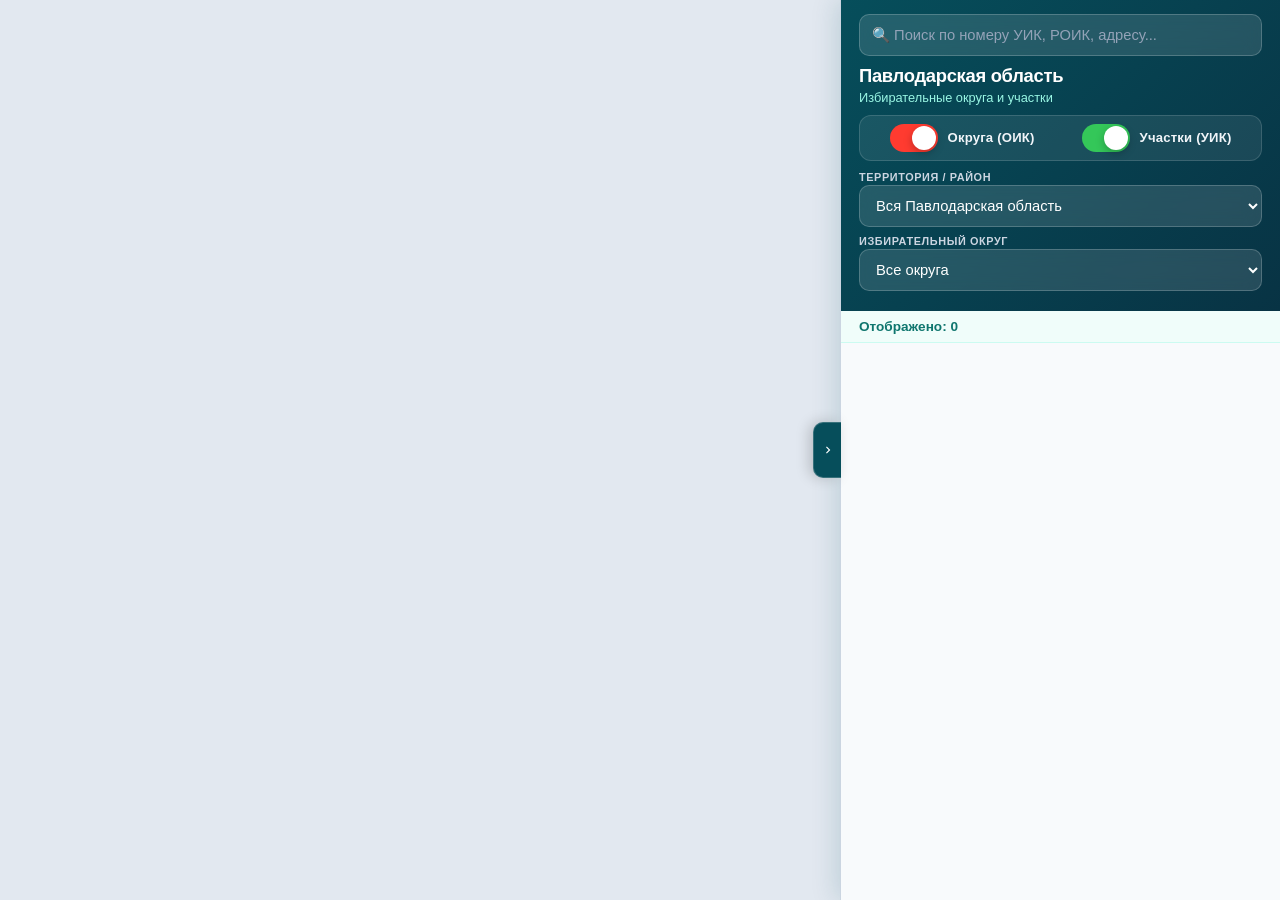
<file: map/index.html>
<!DOCTYPE html>
<html lang="ru">
<head>
  <meta charset="UTF-8">
  <title>САЙЛАУ • Карта избирательных участков и комиссий</title>
  <meta name="viewport" content="width=device-width, initial-scale=1.0, maximum-scale=1.0, user-scalable=no, viewport-fit=cover">
  <script src="https://api-maps.yandex.ru/2.1/?apikey=fd23e935-ff02-4ad4-9401-731a5f8afab7&lang=ru_RU"></script>
  <style>
    * { 
      box-sizing: border-box; 
      margin: 0; 
      padding: 0; 
      font-family: -apple-system, BlinkMacSystemFont, "Segoe UI", Roboto, "Helvetica Neue", Arial, sans-serif; 
      -webkit-tap-highlight-color: transparent; 
    }
    html, body { 
      width: 100%; 
      height: 100%; 
      overflow: hidden; 
      background: #0f172a; 
    }

    /* Карта на десктопе */
    #map {
      position: absolute;
      top: 0; bottom: 0; left: 0; right: 440px;
      height: 100%;
      background: #e2e8f0;
      transition: right 0.32s cubic-bezier(0.16, 1, 0.3, 1);
      will-change: right;
    }

    body.sidebar-collapsed #map {
      right: 0;
    }

    /* Сайдбар на десктопе */
    #sidebar {
      position: absolute;
      top: 0; bottom: 0; right: 0;
      width: 440px;
      height: 100%;
      background: #f8fafc;
      box-shadow: -4px 0 24px rgba(6, 78, 91, 0.16);
      display: flex;
      flex-direction: column;
      z-index: 1000;
      border-left: 1px solid #cbd5e1;
      transition: transform 0.32s cubic-bezier(0.16, 1, 0.3, 1);
      will-change: transform;
    }

    body.sidebar-collapsed #sidebar {
      transform: translate3d(440px, 0, 0);
    }

    /* Кнопка-стрелка сворачивания для ПК */
    #desktopToggleBtn {
      position: absolute;
      top: 50%;
      left: -28px;
      transform: translateY(-50%);
      width: 28px;
      height: 56px;
      background: #064e5b;
      color: #ffffff;
      border: 1px solid rgba(255, 255, 255, 0.2);
      border-right: none;
      border-radius: 10px 0 0 10px;
      cursor: pointer;
      display: flex;
      align-items: center;
      justify-content: center;
      box-shadow: -4px 0 14px rgba(0, 0, 0, 0.18);
      z-index: 1001;
      transition: background 0.2s, transform 0.2s;
    }

    #desktopToggleBtn:hover {
      background: #083344;
      color: #38bdf8;
    }

    #desktopToggleBtn svg {
      width: 14px;
      height: 14px;
      fill: currentColor;
      transition: transform 0.3s cubic-bezier(0.16, 1, 0.3, 1);
    }

    body.sidebar-collapsed #desktopToggleBtn svg {
      transform: rotate(180deg);
    }

    .sheet-handle-area { display: none; }

    .sidebar-header {
      padding: 14px 18px 12px 18px;
      background: linear-gradient(135deg, #064e5b 0%, #083344 100%);
      color: #ffffff;
      flex-shrink: 0;
    }

    .sidebar-header h2 {
      font-size: 1.15rem;
      font-weight: 800;
      letter-spacing: -0.3px;
      margin-bottom: 2px;
      color: #ffffff;
      line-height: 1.3;
      white-space: nowrap;
      overflow: hidden;
      text-overflow: ellipsis;
    }

    .sidebar-header p {
      font-size: 0.8rem;
      color: #99f6e4;
      margin-bottom: 10px;
    }

    /* Apple-style Switches (iOS) */
    .toggles-container {
      display: flex;
      gap: 12px;
      background: rgba(255, 255, 255, 0.08);
      padding: 8px 12px;
      border-radius: 12px;
      border: 1px solid rgba(255, 255, 255, 0.14);
      margin-bottom: 10px;
      align-items: center;
      justify-content: space-around;
    }

    .toggle-item {
      display: flex;
      align-items: center;
      gap: 10px;
      cursor: pointer;
      user-select: none;
    }

    .toggle-switch {
      position: relative;
      width: 48px;
      height: 28px;
      flex-shrink: 0;
    }

    .toggle-switch input { opacity: 0; width: 0; height: 0; }

    .slider {
      position: absolute;
      cursor: pointer;
      top: 0; left: 0; right: 0; bottom: 0;
      background-color: rgba(255, 255, 255, 0.25);
      transition: background-color 0.25s ease;
      border-radius: 30px;
    }

    .slider:before {
      position: absolute;
      content: "";
      height: 24px;
      width: 24px;
      left: 2px;
      bottom: 2px;
      background-color: #ffffff;
      transition: transform 0.25s cubic-bezier(0.16, 1, 0.3, 1);
      border-radius: 50%;
      box-shadow: 0 3px 8px rgba(0, 0, 0, 0.25);
    }

    input:checked + .slider.slider-oik { background-color: #ff3b30; }
    input:checked + .slider.slider-uik { background-color: #34c759; }
    input:checked + .slider:before { transform: translate3d(20px, 0, 0); }

    .toggle-label {
      font-size: 0.82rem;
      font-weight: 700;
      color: #f1f5f9;
      letter-spacing: 0.2px;
    }

    .form-group { margin-bottom: 8px; }
    
    .form-label {
      display: block;
      font-size: 0.68rem;
      text-transform: uppercase;
      letter-spacing: 0.6px;
      color: #cbd5e1;
      margin-bottom: 2px;
      font-weight: 700;
    }

    .select-control, .search-control {
      width: 100%;
      height: 42px;
      padding: 0 12px;
      border: 1px solid rgba(255, 255, 255, 0.2);
      border-radius: 10px;
      background: rgba(255, 255, 255, 0.12);
      color: #ffffff;
      font-size: 0.92rem;
      outline: none;
      backdrop-filter: blur(8px);
      transition: all 0.2s ease;
      text-overflow: ellipsis;
    }

    .select-control:focus, .search-control:focus {
      border-color: #38bdf8;
      background: rgba(255, 255, 255, 0.18);
      box-shadow: 0 0 0 3px rgba(56, 189, 248, 0.25);
    }

    .select-control option, .select-control optgroup {
      background: #0f172a;
      color: #ffffff;
    }

    .search-control::placeholder { color: #94a3b8; }

    .counter {
      padding: 8px 18px;
      font-size: 0.85rem;
      color: #0f766e;
      background: #f0fdfa;
      border-bottom: 1px solid #ccfbf1;
      display: flex;
      justify-content: space-between;
      font-weight: 700;
      flex-shrink: 0;
    }

    .item-list {
      flex: 1 1 auto;
      overflow-y: auto;
      -webkit-overflow-scrolling: touch;
      overscroll-behavior: contain;
      list-style: none;
      padding: 10px 12px;
      min-height: 0;
    }

    .item {
      padding: 13px 15px;
      margin-bottom: 8px;
      background: #ffffff;
      border: 1px solid #cbd5e1;
      border-radius: 12px;
      cursor: pointer;
      transition: all 0.18s ease;
      box-shadow: 0 1px 3px rgba(0,0,0,0.04);
    }

    .item:hover { border-color: #0d9488; transform: translateY(-1px); }

    .item.active-item {
      background: #f0fdfa;
      border-color: #0d9488;
      box-shadow: 0 0 0 2px rgba(13, 148, 136, 0.25);
    }

    .item-header {
      display: flex;
      justify-content: space-between;
      align-items: center;
      margin-bottom: 4px;
    }

    .item-title {
      font-weight: 800;
      font-size: 1.05rem;
      letter-spacing: -0.2px;
      white-space: nowrap;
    }

    .item-badges { display: flex; gap: 4px; flex-wrap: wrap; }

    .badge-district {
      font-size: 0.72rem;
      padding: 2px 6px;
      background: #f1f5f9;
      color: #334155;
      border-radius: 5px;
      font-weight: 700;
    }

    .badge-okrug {
      font-size: 0.72rem;
      padding: 2px 6px;
      background: #fef3c7;
      color: #92400e;
      border-radius: 5px;
      font-weight: 700;
    }

    .badge-goik {
      font-size: 0.72rem;
      padding: 2px 6px;
      background: #e0f2fe;
      color: #0369a1;
      border-radius: 5px;
      font-weight: 700;
    }

    .item-object {
      font-size: 0.92rem;
      color: #0f172a;
      margin-bottom: 3px;
      line-height: 1.35;
      font-weight: 700;
    }

    .item-address {
      font-size: 0.84rem;
      color: #475569;
      line-height: 1.3;
    }

    #infoCard {
      position: absolute;
      top: 18px;
      right: 458px;
      width: 360px;
      max-width: calc(100vw - 480px);
      background: rgba(255, 255, 255, 0.95);
      backdrop-filter: blur(14px);
      -webkit-backdrop-filter: blur(14px);
      border: 1px solid rgba(255, 255, 255, 0.8);
      border-radius: 16px;
      padding: 16px 18px;
      box-shadow: 0 12px 36px rgba(15, 23, 42, 0.2);
      z-index: 1100;
      display: none;
      animation: fadeInCard 0.22s ease-out;
    }

    @keyframes fadeInCard {
      from { opacity: 0; transform: translateY(-8px) scale(0.97); }
      to { opacity: 1; transform: translateY(0) scale(1); }
    }

    .info-card-header {
      display: flex;
      justify-content: space-between;
      align-items: flex-start;
      gap: 10px;
      margin-bottom: 8px;
    }

    .info-card-title {
      font-size: 1.25rem;
      font-weight: 800;
      letter-spacing: -0.3px;
      line-height: 1.25;
    }

    .btn-close-card {
      background: #e2e8f0;
      border: none;
      width: 32px;
      height: 32px;
      border-radius: 50%;
      font-size: 1.15rem;
      color: #1e293b;
      cursor: pointer;
      display: flex;
      align-items: center;
      justify-content: center;
      flex-shrink: 0;
    }

    .info-card-object {
      font-size: 1rem;
      font-weight: 800;
      color: #0f172a;
      line-height: 1.4;
      margin-bottom: 6px;
    }

    .info-card-address {
      font-size: 0.92rem;
      color: #334155;
      line-height: 1.4;
      margin-bottom: 8px;
    }

    .info-card-district {
      font-size: 0.84rem;
      color: #64748b;
      font-weight: 700;
      border-top: 1px solid #e2e8f0;
      padding-top: 8px;
    }

    /* ========================================================
       МОБИЛЬНЫЙ РЕЖИМ 2ГИС: 3 ПОЛОЖЕНИЯ И ЖЕСТ ПО ВСЕЙ ШАПКЕ
       ======================================================== */
    @media (max-width: 768px) {
      #desktopToggleBtn { display: none; }

      #map {
        position: absolute;
        top: 0; left: 0; right: 0; bottom: 0;
        height: 100%; width: 100%;
      }

      #sidebar {
        position: absolute;
        top: auto;
        bottom: 0;
        left: 0;
        right: 0;
        width: 100%;
        height: 88vh;
        border-left: none;
        border-top-left-radius: 20px;
        border-top-right-radius: 20px;
        box-shadow: 0 -8px 30px rgba(0, 0, 0, 0.35);
        z-index: 1050;
        transform: translate3d(0, calc(88vh - 78px), 0);
        transition: transform 0.32s cubic-bezier(0.16, 1, 0.3, 1);
        will-change: transform;
      }

      #sidebar.sheet-collapsed {
        transform: translate3d(0, calc(88vh - 78px), 0);
      }

      #sidebar.sheet-half {
        transform: translate3d(0, calc(88vh - 46vh), 0);
      }

      #sidebar.sheet-full {
        transform: translate3d(0, 0, 0);
      }

      .sheet-handle-area {
        display: flex;
        align-items: center;
        justify-content: center;
        height: 22px;
        background: #064e5b;
        border-top-left-radius: 20px;
        border-top-right-radius: 20px;
        cursor: grab;
      }

      .sheet-handle-bar {
        width: 44px;
        height: 5px;
        background: rgba(255, 255, 255, 0.45);
        border-radius: 10px;
      }

      /* Область жеста для мобилок (вся шапка) */
      .mobile-drag-area {
        touch-action: none;
        user-select: none;
      }

      .sidebar-header {
        padding: 4px 14px 10px 14px;
      }

      .sidebar-header h2 { font-size: 1.05rem; }
      .sidebar-header p { display: none; }

      .search-group-mobile {
        margin-bottom: 8px;
      }

      .search-control {
        height: 44px;
        font-size: 0.95rem;
        background: rgba(255, 255, 255, 0.16);
      }

      #infoCard {
        right: 12px;
        left: 12px;
        top: 12px;
        width: calc(100% - 24px);
        max-width: none;
        z-index: 1200;
      }
    }
  </style>
</head>
<body>

  <div id="map"></div>

  <!-- Плавающая инфо-карточка -->
  <div id="infoCard">
    <div class="info-card-header">
      <div id="cardTitle" class="info-card-title"></div>
      <button class="btn-close-card" onclick="closeInfoCard()" title="Закрыть">✕</button>
    </div>
    <div id="cardObject" class="info-card-object"></div>
    <div id="cardAddress" class="info-card-address"></div>
    <div id="cardDistrict" class="info-card-district"></div>
  </div>

  <div id="sidebar" class="sheet-half">
    <!-- Кнопка сворачивания сайдбара для ПК -->
    <button id="desktopToggleBtn" onclick="toggleDesktopSidebar()" title="Свернуть / Развернуть панель">
      <svg viewBox="0 0 24 24">
        <path d="M8.59 16.59L13.17 12 8.59 7.41 10 6l6 6-6 6-1.41-1.41z"/>
      </svg>
    </button>

    <!-- Ручка шторки -->
    <div class="sheet-handle-area">
      <div class="sheet-handle-bar"></div>
    </div>

    <!-- Вся область шапки является drag-зоной на телефонах -->
    <div class="sidebar-header mobile-drag-area" id="mobileDragZone">
      <!-- 1. Поиск вверху (остается при опускании шторки) -->
      <div class="form-group search-group-mobile">
        <input type="text" id="searchInput" class="search-control" placeholder="🔍 Поиск по номеру УИК, РОИК, адресу...">
      </div>

      <h2 id="districtTitle">Павлодарская область</h2>
      <p id="districtSubtitle">Избирательные округа и участки</p>
      
      <!-- Apple iOS Switches -->
      <div class="toggles-container">
        <label class="toggle-item" title="Показывать округа (ООИК / ГОИК / РОИК)">
          <div class="toggle-switch">
            <input type="checkbox" id="toggleOik" checked onchange="onToggleLayers()">
            <span class="slider slider-oik"></span>
          </div>
          <span class="toggle-label">Округа (ОИК)</span>
        </label>
        <label class="toggle-item" title="Показывать участковые комиссии">
          <div class="toggle-switch">
            <input type="checkbox" id="toggleUik" checked onchange="onToggleLayers()">
            <span class="slider slider-uik"></span>
          </div>
          <span class="toggle-label">Участки (УИК)</span>
        </label>
      </div>

      <!-- Выбор территории -->
      <div class="form-group">
        <label class="form-label" for="districtSelect">Территория / Район</label>
        <select id="districtSelect" class="select-control" onchange="onDistrictChange()">
          <optgroup label="Окружной уровень">
            <option value="Областная окружная избирательная комиссия">🏛️ Областная окружная избирательная комиссия (ООИК № 1–16)</option>
          </optgroup>
          <optgroup label="Города и районы">
            <option value="all" selected>Вся Павлодарская область</option>
            <option value="город Павлодар">город Павлодар (ГОИК № 1–24)</option>
            <option value="город Экибастуз">город Экибастуз (ГОИК № 1–15)</option>
            <option value="город Аксу">город Аксу (ГОИК № 1–12)</option>
            <option value="район Аққулы">район Аққулы (РОИК № 1–10)</option>
            <option value="Актогайский район">Актогайский район (РОИК № 1–10)</option>
            <option value="Баянаульский район">Баянаульский район (РОИК № 1–11)</option>
            <option value="Железинский район">Железинский район (РОИК № 1–11)</option>
            <option value="Иртышский район">Иртышский район (РОИК № 1–11)</option>
            <option value="Майский район">Майский район (РОИК № 1–10)</option>
            <option value="Павлодарский район">Павлодарский район (РОИК № 1–11)</option>
            <option value="район Тереңкөл">район Тереңкөл (РОИК № 1–11)</option>
            <option value="Успенский район">Успенский район (РОИК № 1–10)</option>
            <option value="Щербактинский район">Щербактинский район (РОИК № 1–11)</option>
          </optgroup>
        </select>
      </div>

      <!-- Выбор округа -->
      <div class="form-group" id="okrugGroup">
        <label class="form-label" for="okrugSelect" id="okrugLabel">Избирательный округ</label>
        <select id="okrugSelect" class="select-control" onchange="onOkrugChange()">
          <option value="all">Все округа</option>
        </select>
      </div>
    </div>
    
    <div class="counter" id="counterText">Отображено: 0</div>
    <ul class="item-list" id="uikList"></ul>
  </div>

  <script>
    const districtOrder = [
      "Областная окружная избирательная комиссия",
      "город Павлодар", "город Экибастуз", "город Аксу",
      "район Аққулы", "Актогайский район", "Баянаульский район",
      "Железинский район", "Иртышский район", "Майский район",
      "Павлодарский район", "район Тереңкөл", "Успенский район",
      "Щербактинский район"
    ];

    const okrugBoundaries = {
      "1": [
        [52.422500, 76.878000], [52.405000, 76.960000], [52.365000, 76.955000],
        [52.330000, 76.942000], [52.308000, 76.936000], [52.296500, 76.942000],
        [52.289500, 76.952500], [52.283500, 76.946000], [52.286500, 76.938000],
        [52.294000, 76.924000], [52.305000, 76.910000], [52.315000, 76.870000],
        [52.295000, 76.835000], [52.245000, 76.775000], [52.268000, 76.745000],
        [52.345000, 76.775000], [52.422500, 76.878000]
      ]
    };

    // 16 ООИК
    const ooikData = [
      [1, 52.298703, 76.934400, "КГУ «СОШ имени Торайгырова»", "Павлодар, улица Торайгырова, 24", "город Павлодар"],
      [2, 52.297888, 76.950011, "Павлодарский машиностроительный колледж (тел. 554690)", "Павлодар, улица Олжабай батыра, 43", "город Павлодар"],
      [3, 52.290728, 76.977769, "КГУ «СОШ № 27» (тел. 228133)", "Павлодар, улица Павлова, 17", "город Павлодар"],
      [4, 52.296500, 77.008949, "КГУ «СОШ № 18»", "Павлодар, улица Якова Геринга, 79", "город Павлодар"],
      [5, 52.266390, 76.971346, "Павлодарский областной казахский музыкально-драматический театр (тел. 622757)", "Павлодар, улица Ломова, 140", "город Павлодар"],
      [6, 52.275494, 76.964914, "Высший колледж НАО «Торайгыров университет» (тел. 629044)", "Павлодар, улица Толстого, 101/1", "город Павлодар"],
      [7, 52.255465, 76.969342, "КГУ «СОШ № 24»", "Павлодар, проспект Нурсултана Назарбаева, 190", "город Павлодар"],
      [8, 51.728095, 75.311590, "КГУ «Школа – гимназия № 22»", "Экибастуз, улица Мухтара Ауэзова, 54А", "город Экибастуз"],
      [9, 51.724543, 75.319266, "ДЮСШ «Жасыбай» (тел. 87187 755913)", "Экибастуз, проспект Абая, 55А", "город Экибастуз"],
      [10, 51.726509, 75.333199, "КГУ «СОШ № 10» (тел. 87187 404131)", "Экибастуз, улица Бауыржана Момышулы, 48А", "город Экибастуз"],
      [11, 52.039652, 76.932467, "ГУ «Отдел занятости и соцпрограмм г. Аксу» каб. 1 (тел. 871837-62305)", "город Аксу, улица Алии Молдагуловой 10, каб. 1", "город Аксу"],
      [12, 52.039500, 76.932110, "ГУ «Отдел занятости и соцпрограмм г. Аксу» каб. 8", "город Аксу, улица Алии Молдагуловой 10, каб. 8", "город Аксу"],
      [13, 53.011133, 75.981052, "ГУ «Аппарат акима Актогайского сельского округа»", "село Актогай, улица Абая, 77", "Актогайский район"],
      [14, 52.287022, 76.938846, "ГУ «Аппарат акима Павлодарского района» (тел. 320745)", "Павлодар, улица Каирбаева, 32", "Павлодарский район"],
      [15, 53.061724, 76.115272, "КГУ «СОШ № 2» (тел. 871833-21157)", "село Теренколь, улица Тауелсиздик, 67", "район Тереңкөл"],
      [16, 52.493154, 78.166069, "Щербактинский аграрно-технический колледж (тел. 871836-21602)", "село Шарбакты, улица Чкалова, 27", "Щербактинский район"]
    ];

    // 24 ГОИК Павлодар
    const pvlGoikList = [
      { id: 1, lat: 52.260746, lng: 76.776429, object: "ГККП «Дом культуры имени Жаяу Мусы»", address: "г. Павлодар, поселок Атамекен, ул. Сарыарқа 53/1", tel: "7182650970", uiks: [41, 42, 43, 44, 111, 128, 583] },
      { id: 2, lat: 52.339210, lng: 76.883410, object: "КГУ «СОШ № 30 города Павлодара»", address: "г. Павлодар, ул. Баян батыр 27", tel: "7182650982", uiks: [1, 2, 5, 47, 48, 49, 116, 117] },
      { id: 3, lat: 52.298588, lng: 76.934416, object: "КГУ «СОШ имени Султанмахмута Торайгырова»", address: "г. Павлодар, ул. Торайгырова 24", tel: "7182650985", uiks: [6, 7, 8, 10, 11] },
      { id: 4, lat: 52.293196, lng: 76.935269, object: "ГУ «Школа-лицей № 8 для одаренных детей»", address: "г. Павлодар, ул. Астана 12", tel: "650805", uiks: [9, 12, 13, 14, 15, 595] },
      { id: 5, lat: 52.294518, lng: 76.960665, object: "КГУ «СОШ № 2 города Павлодара»", address: "г. Павлодар, ул. Бұқар жырау 9/1", tel: "7182651019", uiks: [4, 16, 17, 18, 19] },
      { id: 6, lat: 52.290364, lng: 76.957197, object: "КГУ «СОШ имени Ахмет Байтұрсынұлы»", address: "г. Павлодар, ул. Лермонтова 93/1", tel: "650816", uiks: [20, 21, 22, 23, 24] },
      { id: 7, lat: 52.294903, lng: 76.975181, object: "КГУ «СОШ Рафики Нұртазиной»", address: "г. Павлодар, ул. Бакинская 4", tel: "650821", uiks: [25, 26, 27, 28, 586] },
      { id: 8, lat: 52.293807, lng: 76.978020, object: "КГП на ПХВ «Высший колледж электроники и коммуникаций»", address: "г. Павлодар, ул. Жүсіпбек Аймауытұлы 2", tel: "650842", uiks: [30, 31, 33, 34, 35, 114] },
      { id: 9, lat: 52.296500, lng: 77.008949, object: "КГУ «СОШ № 18 г. Павлодара»", address: "г. Павлодар, ул. Я. Геринга 79", tel: "650834", uiks: [37, 38, 45, 46, 59, 112, 129, 130] },
      { id: 10, lat: 52.298439, lng: 77.015156, object: "КГП на ПХВ «Павлодарский технологический колледж»", address: "г. Павлодар, ул. Якова Геринга 78", tel: "650837", uiks: [3, 36, 39, 40, 134, 582] },
      { id: 11, lat: 52.283434, lng: 76.978326, object: "КГУ «СОШ имени Мәшһүр Жүсіп»", address: "г. Павлодар, ул. Камзина 62/1", tel: "650793", uiks: [29, 32, 58, 60, 67] },
      { id: 12, lat: 52.284426, lng: 76.946633, object: "КГУ «СОШ № 7 города Павлодара»", address: "г. Павлодар, площадь Победы 13", tel: "650864", uiks: [54, 55, 56, 57, 62, 118, 119] },
      { id: 13, lat: 52.280360, lng: 76.972244, object: "КГУ «СОШ № 29 города Павлодара»", address: "г. Павлодар, ул. Катаева 22", tel: "650883", uiks: [63, 65, 66, 68, 69, 113] },
      { id: 14, lat: 52.267002, lng: 76.948582, object: "КГУ «СОШ имени Бауыржана Момышулы»", address: "г. Павлодар, ул. Академика Чокина 27", tel: "650884", uiks: [72, 75, 76, 77, 82] },
      { id: 15, lat: 52.279495, lng: 76.978272, object: "КГУ «СОПШ № 36 экологической направленности»", address: "г. Павлодар, ул. Шевченко 1", tel: "650893", uiks: [64, 78, 84, 86, 588] },
      { id: 16, lat: 52.265867, lng: 76.985234, object: "КГП на ПХВ «Павлодарский колледж цветной металлургии»", address: "г. Павлодар, ул. Ломова 162", tel: "650728", uiks: [88, 89, 94, 131] },
      { id: 17, lat: 52.274128, lng: 76.973070, object: "КГУ «СОШ № 14 города Павлодара»", address: "г. Павлодар, ул. Катаева 36", tel: "650796", uiks: [70, 73, 74, 79, 120, 581] },
      { id: 18, lat: 52.255465, lng: 76.969342, object: "КГУ «СОШ № 24 города Павлодара»", address: "г. Павлодар, пр. Н. Назарбаева 190", tel: "650794", uiks: [52, 85, 95, 107, 121, 584, 587] },
      { id: 19, lat: 52.262394, lng: 76.978487, object: "КГУ «СОШ имени Камала Макпалеева»", address: "г. Павлодар, ул. Гагарина 58", tel: "650057", uiks: [87, 91, 92, 93] },
      { id: 20, lat: 52.252246, lng: 76.948591, object: "КГУ «СОШ имени Мухтара Ауэзова»", address: "г. Павлодар, ул. Ткачева 15", tel: "650933", uiks: [96, 110, 585] },
      { id: 21, lat: 52.268628, lng: 76.946489, object: "КГКП «Детско-подростковый клуб «Жигер»", address: "г. Павлодар, ул. Академика Чокина 32/2", tel: "650919", uiks: [80, 81, 83] },
      { id: 22, lat: 52.256882, lng: 76.992636, object: "КГУ «СОШ имени Жумабека Ташенева»", address: "г. Павлодар, ул. Ворушина 6/2", tel: "650861", uiks: [90, 126, 127] },
      { id: 23, lat: 52.259164, lng: 76.974849, object: "КГУ «СОПШ дифференцированного обучения №17»", address: "г. Павлодар, ул. Катаева 68", tel: "650798", uiks: [51, 97, 98] },
      { id: 24, lat: 52.244526, lng: 76.992546, object: "КГУ «СОШ № 21 города Павлодара»", address: "г. Павлодар, ул. Камзина 346", tel: "7182650993", uiks: [50, 53, 99, 100, 101, 102, 104, 108, 109, 125, 132, 133, 596] }
    ];

    // 15 ГОИК Экибастуз
    const ekbGoikList = [
      { id: 1, lat: 51.744851, lng: 75.317996, object: "КГУ «СОШ № 33»", address: "г. Экибастуз, ул. Мәшһүр Жүсіп 4", tel: "650962", uiks: [513, 514, 515] },
      { id: 2, lat: 51.722255, lng: 75.299796, object: "КГУ «СОШ № 18»", address: "г. Экибастуз, бульвар ак. Марденова 7", tel: "650964", uiks: [517, 528, 570] },
      { id: 3, lat: 51.735543, lng: 75.328282, object: "КГКП «Центр культуры «Атамұра»", address: "г. Экибастуз, ул. Кеншілер 3а", tel: "650974", uiks: [521, 522, 524] },
      { id: 4, lat: 51.735744, lng: 75.318715, object: "КГУ «Школа – гимназия № 7»", address: "г. Экибастуз, ул. Кеншілер 20", tel: "650833", uiks: [516, 520, 523, 576] },
      { id: 5, lat: 51.734578, lng: 75.326072, object: "КГУ «Школа-лицей № 6»", address: "г. Экибастуз, ул. Кеншілер 9", tel: "650840", uiks: [536, 537, 577] },
      { id: 6, lat: 51.714165, lng: 75.288343, object: "КГУ «СОШ № 11»", address: "г. Экибастуз, ул. Мәншүк Мәметова 81", tel: "650849", uiks: [526, 564, 565, 571] },
      { id: 7, lat: 51.721753, lng: 75.292826, object: "КГУ «СОШ № 9»", address: "г. Экибастуз, ул. Энергетиктер 73А", tel: "650880", uiks: [525, 527, 572] },
      { id: 8, lat: 51.723868, lng: 75.314735, object: "КГУ «СОШ № 23»", address: "г. Экибастуз, бульвар Сатпаева 24", tel: "650887", uiks: [518, 573, 589] },
      { id: 9, lat: 51.724448, lng: 75.318715, object: "КГУ «Школа-гимназия № 26»", address: "г. Экибастуз, ул. Абая 55", tel: "650891", uiks: [530, 531, 548, 549, 590, 591] },
      { id: 10, lat: 51.721017, lng: 75.327518, object: "КГУ «СОШ № 13»", address: "г. Экибастуз, ул. Мәшһүр Жүсіп 66", tel: "650904", uiks: [532, 533, 569] },
      { id: 11, lat: 51.726356, lng: 75.333591, object: "КГУ «СОШ № 10»", address: "г. Экибастуз, ул. Бауыржан Момышұлы 48а", tel: "650911", uiks: [534, 535, 568] },
      { id: 12, lat: 51.715314, lng: 75.335711, object: "КГУ «СОШ № 2 имени Абая Кунанбаева»", address: "г. Экибастуз, ул. Мәшһүр Жүсіп 103а", tel: "650924", uiks: [538, 539, 541, 566] },
      { id: 13, lat: 51.703968, lng: 75.346742, object: "КГУ «СОШ № 17»", address: "г. Экибастуз, ул. Рабочая 1", tel: "650932", uiks: [540, 542, 574] },
      { id: 14, lat: 51.708813, lng: 75.306273, object: "КГУ «СОШ № 21»", address: "г. Экибастуз, бульвар Петренко 7", tel: "650936", uiks: [529, 543, 567, 575] },
      { id: 15, lat: 51.729692, lng: 75.326629, object: "КГКП «Дом культуры «Макпал»", address: "г. Экибастуз, бульвар Жамбула 1/1", tel: "650934", uiks: [519, 544, 545, 546, 547, 550, 551, 552, 553, 554, 555, 557, 558, 559, 562, 563] }
    ];

    // 12 ГОИК Аксу
    const aksuGoikList = [
      { id: 1, lat: 52.040688, lng: 76.923079, object: "КГП на ПХВ «Аксуский колледж им. Жаяу Мусы»", address: "г. Аксу, ул. Ауэзова 12А", tel: "650942", uiks: [478, 508] },
      { id: 2, lat: 52.040688, lng: 76.923079, object: "КГП на ПХВ «Аксуский колледж им. Жаяу Мусы»", address: "г. Аксу, ул. Ауэзова 12А", tel: "650943", uiks: [475, 477, 506] },
      { id: 3, lat: 52.037879, lng: 76.918246, object: "ГКП «ДК им. С. Донентаева»", address: "г. Аксу, ул. Ауэзова 8", tel: "650951", uiks: [486, 512, 597] },
      { id: 4, lat: 52.033403, lng: 76.922621, object: "КГУ «СШ № 7 города Аксу»", address: "г. Аксу, ул. Строителей 14", tel: "650965", uiks: [479, 510] },
      { id: 5, lat: 52.036239, lng: 76.928298, object: "КГУ «СШ № 4 города Аксу»", address: "г. Аксу, ул. Астана 25", tel: "650959", uiks: [481, 482] },
      { id: 6, lat: 52.037879, lng: 76.918246, object: "КГП на ПХВ «Аксуский колледж черной металлургии»", address: "г. Аксу, ул. Ауэзова 6", tel: "650968", uiks: [476, 480, 505] },
      { id: 7, lat: 52.043613, lng: 76.937497, object: "КГУ «СШ № 8 города Аксу»", address: "г. Аксу, ул. Б. Момышұлы 10", tel: "650969", uiks: [483, 484] },
      { id: 8, lat: 52.035868, lng: 76.932251, object: "КГКП «Дом детского творчества г. Аксу»", address: "г. Аксу, ул. Астана 37", tel: "650975", uiks: [485, 511] },
      { id: 9, lat: 52.302377, lng: 76.774767, object: "КГУ «СШ им. М. Кабылбекова»", address: "с. Алгабас, ул. Ы. Алтынсарина 10", tel: "650980", uiks: [487, 488, 491, 495, 498, 500, 503] },
      { id: 10, lat: 51.957283, lng: 76.007696, object: "ГККП «ДК села Калкаман»", address: "с. Калкаман, ул. Степная 17", tel: "650989", uiks: [489, 494, 496, 497, 502, 504] },
      { id: 11, lat: 51.963043, lng: 76.769404, object: "ГККП «КДЦ «Достык» с. Евгеньевка»", address: "с. Евгеньевка, ул. Гагарина 1", tel: "650998", uiks: [490, 492, 493, 499, 501] },
      { id: 12, lat: 52.136620, lng: 76.857960, object: "ГККП «КДЦ города Аксу»", address: "г. Аксу, ул. Комсомольская 3", tel: "651068", uiks: [474, 509, 578] }
    ];

    // РОИК районов
    const districtRoikList = [
      // Железинский район
      { district: "Железинский район", id: 1, lat: 53.628283, lng: 75.158159, object: "Башмачинская сельская библиотека", address: "с. Башмачное, Совхозный пер. 2", tel: "650859", uiks: [213, 214, 215, 243] },
      { district: "Железинский район", id: 2, lat: 53.871642, lng: 75.794921, object: "Сельский Дом культуры с. Енбекши", address: "с. Енбекши, ул. Абая 28а", tel: "650869", uiks: [212, 216, 217, 222] },
      { district: "Железинский район", id: 3, lat: 54.183676, lng: 76.406485, object: "СДК с. Жаңа жұлдыз", address: "с. Жаңа жұлдыз, ул. Юбилейная 21", tel: "650868", uiks: [231, 232, 233, 238] },
      { district: "Железинский район", id: 4, lat: 53.699893, lng: 76.384207, object: "Актауская сельская библиотека", address: "с. Актау, ул. Спортивная 11", tel: "650871", uiks: [218, 221, 237, 249, 250] },
      { district: "Железинский район", id: 5, lat: 53.790172, lng: 76.353026, object: "СДК с. Прииртышск", address: "с. Прииртышск, ул. Ленина 27", tel: "650882", uiks: [241, 242, 245, 246] },
      { district: "Железинский район", id: 6, lat: 53.827916, lng: 76.543406, object: "КГУ «Михайловская СОШ»", address: "с. Михайловка, ул. Астана 20", tel: "650881", uiks: [234, 235, 236] },
      { district: "Железинский район", id: 7, lat: 53.603109, lng: 75.914963, object: "СДК с. Церковное", address: "с. Церковное, ул. Ленина 29", tel: "650889", uiks: [227, 228, 230] },
      { district: "Железинский район", id: 8, lat: 53.544305, lng: 75.309894, object: "КГУ «Урлютюбское учреждение по охране лесов»", address: "с. Железинка, ул. А. Молдагуловой 5а", tel: "6508985", uiks: [223] },
      { district: "Железинский район", id: 9, lat: 53.536862, lng: 75.319775, object: "Железинский аграрно-технический колледж", address: "с. Железинка, ул. Квиткова 13", tel: "650902", uiks: [224] },
      { district: "Железинский район", id: 10, lat: 53.535738, lng: 75.315212, object: "КГУ ЦРМИ «Айбат»", address: "с. Железинка, ул. Сатпаева 9", tel: "650906", uiks: [251] },
      { district: "Железинский район", id: 11, lat: 53.535786, lng: 75.310334, object: "КГУ «ДЮСШ Железинского района» (ФОК)", address: "с. Железинка, ул. Ауэзова 10а", tel: "650856", uiks: [225, 226, 229] },

      // Майский район
      { district: "Майский район", id: 1, lat: 50.800665, lng: 78.465981, object: "Акжарский сельский клуб", address: "с. Акжар, ул. Абая 2", tel: "651085", uiks: [353, 354] },
      { district: "Майский район", id: 2, lat: 51.079099, lng: 78.071863, object: "КГУ «Каратерекская СОШ»", address: "с. Каратерек, ул. Жабаева 17", tel: "654087", uiks: [356, 372] },
      { district: "Майский район", id: 3, lat: 51.354548, lng: 77.661144, object: "КГУ «Сатинская СОШ»", address: "с. Саты, ул. Ж. Исатаева 5", tel: "651092", uiks: [357, 358, 359, 360] },
      { district: "Майский район", id: 4, lat: 51.426954, lng: 77.547238, object: "Малайсаринский СДК", address: "с. Малайсары, ул. Маметова 1", tel: "651094", uiks: [352, 361] },
      { district: "Майский район", id: 5, lat: 51.510092, lng: 77.484382, object: "Филиал ДЮСШ с. Кентубек", address: "с. Кентубек, ул. М. Кайырбаева 3/1", tel: "651126", uiks: [363] },
      { district: "Майский район", id: 6, lat: 51.526396, lng: 77.475624, object: "КГКП «Районный Дом школьников»", address: "с. Коктобе, ул. Айтеке би 12", tel: "651127", uiks: [375] },
      { district: "Майский район", id: 7, lat: 51.526648, lng: 77.472606, object: "КГУ «СОШ им. Е. Мукашева»", address: "с. Коктобе, ул. Сейфуллина 2/1", tel: "651132", uiks: [593] },
      { district: "Майский район", id: 8, lat: 51.528901, lng: 77.469003, object: "КДЦ отдела культуры Майского р-на", address: "с. Коктобе, ул. Аблайхана 40", tel: "651135", uiks: [365] },
      { district: "Майский район", id: 9, lat: 51.533938, lng: 77.470387, object: "КГУ «Коктубинская СОШ»", address: "с. Коктобе, ул. Айтеке би 47", tel: "651138", uiks: [592] },
      { district: "Майский район", id: 10, lat: 51.735677, lng: 77.324428, object: "ГККП «ДК с. Басколь»", address: "с. Басколь, ул. К. Балкенова 16", tel: "650817", uiks: [368] },

      // Баянаульский район
      { district: "Баянаульский район", id: 1, lat: 50.791305, lng: 75.679748, object: "Многопрофильный колледж", address: "с. Баянаул, ул. Абылгазина 15", tel: "650792", uiks: [172, 175] },
      { district: "Баянаульский район", id: 2, lat: 50.787604, lng: 75.697166, object: "ЦБС Баянаульского района", address: "с. Баянаул, ул. Гагарина 29", tel: "650811", uiks: [173] },
      { district: "Баянаульский район", id: 3, lat: 50.794454, lng: 75.714629, object: "КГУ «СОШ им. З. Акишева»", address: "с. Баянаул, ул. Сатпаева 89", tel: "650813", uiks: [174] },
      { district: "Баянаульский район", id: 4, lat: 51.462376, lng: 75.796565, object: "КГУ «СОШ им. М. Ауэзова»", address: "п. Майкаин, ул. Джамбула 74А", tel: "650815", uiks: [176, 178, 188] },
      { district: "Баянаульский район", id: 5, lat: 51.461259, lng: 75.801937, object: "КГКП «КДЦ Кенши»", address: "п. Майкаин, ул. Астана 31", tel: "650820", uiks: [177] },
      { district: "Баянаульский район", id: 6, lat: 51.452768, lng: 75.796637, object: "КГУ «Майкаинская СОШ № 2»", address: "п. Майкаин, ул. Христенко 21", tel: "650825", uiks: [211] },
      { district: "Баянаульский район", id: 7, lat: 51.457348, lng: 75.795397, object: "ДЮСШ поселка Майкаин", address: "п. Майкаин, ул. Астана 57", tel: "650826", uiks: [179, 180, 210] },
      { district: "Баянаульский район", id: 8, lat: 50.863420, lng: 75.631526, object: "Торайгырский СДК", address: "с. Торайгыр, ул. Шон Би 3", tel: "650831", uiks: [181, 187, 194, 195, 209] },
      { district: "Баянаульский район", id: 9, lat: 50.711139, lng: 75.666588, object: "КГУ «СОШ им. Д. Рахметова»", address: "с. Аксан, ул. Бектурова 13", tel: "650835", uiks: [182, 183, 184, 185, 186, 199, 200, 201, 203] },
      { district: "Баянаульский район", id: 10, lat: 50.494625, lng: 75.207513, object: "Библиотека села Жанатлек", address: "с. Жанатлек, ул. Хайдарова 5", tel: "650848", uiks: [189, 190, 192, 193, 196, 197, 198] },
      { district: "Баянаульский район", id: 11, lat: 51.464429, lng: 75.797212, object: "Сатпаевский СДК", address: "с. К. Сатпаева, ул. Рахымжан 4", tel: "650855", uiks: [191, 204, 205, 206, 207, 208] },

      // Район Аққулы
      { district: "район Аққулы", id: 1, lat: 51.891394, lng: 77.374177, object: "СДК села Ямышево", address: "с. Ямышево, ул. Абая 38", tel: "651093", uiks: [325] },
      { district: "район Аққулы", id: 2, lat: 51.724312, lng: 77.534211, object: "СДК села Қарақала", address: "с. Қарақала, ул. Ш. Оспанова 26", tel: "651118", uiks: [326, 328] },
      { district: "район Аққулы", id: 3, lat: 51.648326, lng: 77.574600, object: "Сельский клуб села Шабар", address: "с. Шабар, ул. К. Шарбакбаевой 23", tel: "651097", uiks: [327, 329, 330, 331, 332] },
      { district: "район Аққулы", id: 4, lat: 51.499191, lng: 77.698226, object: "СДК села Жамбыл", address: "с. Жамбыл, ул. Бейбітшілік 15", tel: "651117", uiks: [333, 335] },
      { district: "район Аққулы", id: 5, lat: 51.464188, lng: 77.780413, object: "КГУ «ОШ села Аққулы»", address: "с. Аққулы, ул. Вс. Иванова 97", tel: "651115", uiks: [334] },
      { district: "район Аққулы", id: 6, lat: 51.475011, lng: 77.765178, object: "Районный центр народного творчества", address: "с. Аққулы, ул. А. Баймолдина 1", tel: "651113", uiks: [349] },
      { district: "район Аққулы", id: 7, lat: 52.103308, lng: 77.981510, object: "Клуб села им. А. Баймульдина", address: "с. Баймульдина, ул. Маяковского 5", tel: "651112", uiks: [338, 346, 347] },
      { district: "район Аққулы", id: 8, lat: 51.639713, lng: 78.333533, object: "Сельский клуб села Малыбай", address: "с. Малыбай, ул. Ауезова 10", tel: "651095", uiks: [339, 340, 343] },
      { district: "район Аққулы", id: 9, lat: 51.711229, lng: 78.993049, object: "КГУ «Шакинская СОШ»", address: "с. Шака, ул. Абая 1", tel: "651090", uiks: [337, 341, 342, 344, 345] },
      { district: "район Аққулы", id: 10, lat: 51.352410, lng: 78.210452, object: "КГУ «Шарбактинская СОШ»", address: "с. Шарбакты, ул. Ы. Алтынсарина 1", tel: "651080", uiks: [336] },

      // Щербактинский район
      { district: "Щербактинский район", id: 1, lat: 52.336347, lng: 78.676779, object: "Александровский СДК", address: "с. Александровка, ул. Женіс 31", tel: "650874", uiks: [459, 461, 462] },
      { district: "Щербактинский район", id: 2, lat: 52.239150, lng: 78.312800, object: "Галкинский СДК", address: "с. Галкино, ул. Ленина 67", tel: "650876", uiks: [455, 458, 463] },
      { district: "Щербактинский район", id: 3, lat: 52.436153, lng: 77.770577, object: "Хмельницкий СДК", address: "с. Хмельницкое, ул. Ленина 15", tel: "650890", uiks: [452, 454, 469] },
      { district: "Щербактинский район", id: 4, lat: 52.575455, lng: 78.031340, object: "Орловский СДК", address: "с. Орловка, ул. 1 Мая 38", tel: "650892", uiks: [440, 446, 447, 451] },
      { district: "Щербактинский район", id: 5, lat: 52.719528, lng: 78.079750, object: "Сосновский СДК", address: "с. Сосновка, ул. Молодежная 20", tel: "650903", uiks: [441, 442, 445, 453] },
      { district: "Щербактинский район", id: 6, lat: 51.925281, lng: 78.814940, object: "Шалдайский СДК", address: "с. Шалдай, ул. Ленина 41", tel: "650905", uiks: [464, 465, 466] },
      { district: "Щербактинский район", id: 7, lat: 52.482022, lng: 78.152181, object: "КГУ «СОШ № 3»", address: "с. Шарбакты, ул. Ворушина 71", tel: "650912", uiks: [437] },
      { district: "Щербактинский район", id: 8, lat: 52.493395, lng: 78.164686, object: "КГУ «СОШ им. Абая Кунанбаева»", address: "с. Шарбакты, ул. Чкалова 40", tel: "650914", uiks: [438] },
      { district: "Щербактинский район", id: 9, lat: 52.493461, lng: 78.162296, object: "Центр народного творчества", address: "с. Шарбакты, ул. Тәуелсіздік 26", tel: "650915", uiks: [439, 448] },
      { district: "Щербактинский район", id: 10, lat: 52.492381, lng: 78.153322, object: "КГУ «СОШ с гимназическими классами»", address: "с. Шарбакты, ул. Тәуелсіздік 46", tel: "650918", uiks: [472] },
      { district: "Щербактинский район", id: 11, lat: 52.489853, lng: 78.144231, object: "КГУ «ООШ № 2»", address: "с. Шарбакты, ул. Победа 83", tel: "650921", uiks: [473] },

      // Иртышский район
      { district: "Иртышский район", id: 1, lat: 53.342414, lng: 75.448584, object: "КГУ «Иртышская СОШ № 1»", address: "с. Иртышск, ул. Кожаберген батыра 19", tel: "650879", uiks: [252] },
      { district: "Иртышский район", id: 2, lat: 53.338613, lng: 75.458699, object: "КГУ «Иртышская СОШ № 2»", address: "с. Иртышск, ул. Богенбая 51", tel: "650894", uiks: [253] },
      { district: "Иртышский район", id: 3, lat: 53.339549, lng: 75.461125, object: "Центральная районная библиотека", address: "с. Иртышск, ул. Кажимукана 59", tel: "650910", uiks: [254] },
      { district: "Иртышский район", id: 4, lat: 53.328117, lng: 75.456121, object: "КГУ «Иртышская СОШ № 3»", address: "с. Иртышск, ул. Кажимукана 134", tel: "650922", uiks: [255] },
      { district: "Иртышский район", id: 5, lat: 53.316472, lng: 75.457550, object: "КГУ «Иртышская СОШ № 4»", address: "с. Иртышск, ул. Бурягина 14", tel: "650931", uiks: [256] },
      { district: "Иртышский район", id: 6, lat: 53.382453, lng: 75.425525, object: "Сельский клуб села Кызылжар", address: "с. Кызылжар, ул. Ақжүрек 1", tel: "650990", uiks: [257, 269] },
      { district: "Иртышский район", id: 7, lat: 53.545894, lng: 75.152275, object: "СДК села Исы Байзакова", address: "с. Исы Байзакова, ул. Көктаева 11", tel: "650992", uiks: [259, 260, 267] },
      { district: "Иртышский район", id: 8, lat: 53.242554, lng: 74.899777, object: "СДК села Панфилова", address: "с. Панфилово, ул. Горобец 1А", tel: "650997", uiks: [271, 277, 278] },
      { district: "Иртышский район", id: 9, lat: 53.751015, lng: 74.966414, object: "СДК села Северное", address: "с. Северное, ул. Садовая 55", tel: "651071", uiks: [261, 263, 265, 266] },
      { district: "Иртышский район", id: 10, lat: 53.453103, lng: 74.239021, object: "КГУ «Агашорынская СОШ»", address: "с. Агашорын, ул. Богенбай батыра 8", tel: "651078", uiks: [272, 273, 274, 275] },
      { district: "Иртышский район", id: 11, lat: 53.158433, lng: 73.986756, object: "КГУ «Коскольская СОШ»", address: "с. Косколь, ул. Мира 13", tel: "651076", uiks: [276, 279, 280, 281, 282, 283] },

      // Район Тереңкөл
      { district: "район Тереңкөл", id: 1, lat: 53.061697, lng: 76.114964, object: "КГУ «СОШ № 2 им. Текенова»", address: "с. Теренколь, ул. Тәуелсіздік 67", tel: "651143", uiks: [319] },
      { district: "район Тереңкөл", id: 2, lat: 53.063953, lng: 76.112484, object: "Дом школьников района Тереңкөл", address: "с. Теренколь, ул. Тәуелсіздік 124", tel: "650952", uiks: [291, 297, 594] },
      { district: "район Тереңкөл", id: 3, lat: 53.064083, lng: 76.105666, object: "КГУ «СОШ № 3 им. К. Оспановой»", address: "с. Теренколь, ул. Тәуелсіздік 115", tel: "650966", uiks: [292] },
      { district: "район Тереңкөл", id: 4, lat: 53.067584, lng: 76.097438, object: "КГУ «СОШ № 1 им. А. Елгина»", address: "с. Теренколь, ул. Тәуелсіздік 234", tel: "650971", uiks: [293, 320] },
      { district: "район Тереңкөл", id: 5, lat: 53.069408, lng: 76.082238, object: "ДЮСШ района Тереңкөл", address: "с. Теренколь, ул. Тәуелсіздік 243", tel: "650973", uiks: [290, 294] },
      { district: "район Тереңкөл", id: 6, lat: 53.091240, lng: 76.012450, object: "Дом культуры с. Байконыс", address: "с. Байконыс, ул. К. Есщанова 28", tel: "650976", uiks: [284, 285, 286, 287] },
      { district: "район Тереңкөл", id: 7, lat: 53.223005, lng: 76.250537, object: "Дом культуры с. Ивановка", address: "с. Ивановка, ул. Тәуелсіздік 6", tel: "650972", uiks: [308, 323] },
      { district: "район Тереңкөл", id: 8, lat: 53.436944, lng: 76.832655, object: "Дом культуры с. Жаңабет", address: "с. Жанабет, ул. Әйтеке би 48", tel: "650988", uiks: [296, 299, 300, 301, 303] },
      { district: "район Тереңкөл", id: 9, lat: 53.366842, lng: 76.315054, object: "Аппарат акима с.о. Томарлы", address: "с. Томарлы, ул. Школьная 9", tel: "650987", uiks: [304, 305, 306, 312] },
      { district: "район Тереңкөл", id: 10, lat: 52.990556, lng: 76.324083, object: "ДК села Песчаное", address: "с. Песчаное, ул. Выдрина 1Б", tel: "651074", uiks: [288, 289] },
      { district: "район Тереңкөл", id: 11, lat: 53.242937, lng: 76.501706, object: "Аппарат акима с.о. Әулиеағаш", address: "с. Әулиеағаш, ул. Асар 1", tel: "651077", uiks: [311, 314, 315, 317, 321] },

      // Успенский район
      { district: "Успенский район", id: 1, lat: 53.293856, lng: 77.771286, object: "Дом культуры с. Лозовое", address: "с. Лозовое, ул. Мира 50", tel: "650814", uiks: [412, 413, 414] },
      { district: "Успенский район", id: 2, lat: 53.096176, lng: 77.441784, object: "КГУ «Козыкеткенская СОШ»", address: "с. Козыкеткен, ул. Победы 11", tel: "650824", uiks: [416, 417, 436] },
      { district: "Успенский район", id: 3, lat: 52.905879, lng: 77.418240, object: "Аппарат акима Успенского с.о.", address: "с. Успенка, ул. Қазыбек би 73", tel: "650830", uiks: [418] },
      { district: "Успенский район", id: 4, lat: 52.906015, lng: 77.419488, object: "Здание малой индустриальной зоны", address: "с. Успенка, ул. Казыбек би 70", tel: "650832", uiks: [419] },
      { district: "Успенский район", id: 5, lat: 52.905206, lng: 77.412059, object: "Дом культуры с. Успенка", address: "с. Успенка, ул. Милевского 65", tel: "650836", uiks: [426, 433] },
      { district: "Успенский район", id: 6, lat: 52.918967, lng: 77.419865, object: "Успенский аграрно-технический колледж", address: "с. Успенка, ул. Мира 22", tel: "650845", uiks: [434] },
      { district: "Успенский район", id: 7, lat: 52.882774, lng: 77.033186, object: "Дом культуры с. Қызылағаш", address: "с. Қызылағаш, ул. Жігер 1", tel: "650847", uiks: [421, 422, 423, 579] },
      { district: "Успенский район", id: 8, lat: 52.787893, lng: 77.223682, object: "Дом культуры с. Константиновка", address: "с. Константиновка, ул. Ленина 73", tel: "650852", uiks: [424, 425] },
      { district: "Успенский район", id: 9, lat: 52.898992, lng: 77.411978, object: "КГУ «Павловская СОШ»", address: "с. Конырозек, ул. Милевского 15", tel: "650854", uiks: [427, 428, 429, 430] },
      { district: "Успенский район", id: 10, lat: 53.005487, lng: 78.135077, object: "Дом культуры с. Галицкое", address: "с. Галицкое, пер. Школьный 11", tel: "650860", uiks: [431, 432] },

      // Актогайский район
      { district: "Актогайский район", id: 1, lat: 52.767432, lng: 74.593424, object: "Сельский клуб с. Жалаулы", address: "с. Жалаулы, ул. Абая 22", tel: "650981", uiks: [145, 163, 164, 165] },
      { district: "Актогайский район", id: 2, lat: 52.808556, lng: 75.135962, object: "Дом культуры с. Ақжол", address: "с. Ақжол, ул. Драганова 2", tel: "650991", uiks: [137, 144, 146, 147, 161] },
      { district: "Актогайский район", id: 3, lat: 53.032036, lng: 75.864801, object: "Дом культуры с. Кожамжар", address: "с. Кожамжар, ул. С. Елубаева 13", tel: "651042", uiks: [148, 149, 150, 151] },
      { district: "Актогайский район", id: 4, lat: 53.018442, lng: 75.926946, object: "Сельский клуб с. Приреченск", address: "с. Приреченск, ул. 22 партсъезда 12", tel: "650995", uiks: [139, 158, 159] },
      { district: "Актогайский район", id: 5, lat: 53.009188, lng: 75.985049, object: "КГУ «СОШ им. М. Каирбаева»", address: "с. Актогай, ул. М. Каирбаева 43", tel: "651032", uiks: [135] },
      { district: "Актогайский район", id: 6, lat: 53.010407, lng: 75.974063, object: "Дом культуры с. Актогай", address: "с. Актогай, ул. М. Горького 86", tel: "651069", uiks: [136] },
      { district: "Актогайский район", id: 7, lat: 53.013577, lng: 75.980782, object: "Отдел реального сектора экономики", address: "с. Актогай, ул. К. Алина 97", tel: "651075", uiks: [167] },
      { district: "Актогайский район", id: 8, lat: 53.011263, lng: 75.961639, object: "КГУ «СОШ им. Абая»", address: "с. Актогай, Микрорайон 28", tel: "651081", uiks: [140, 156, 168] },
      { district: "Актогайский район", id: 9, lat: 52.903946, lng: 76.238778, object: "Дом культуры с. Муткенова", address: "с. Муткенова, ул. Астана 1а", tel: "651082", uiks: [142, 152, 154, 155] },
      { district: "Актогайский район", id: 10, lat: 52.686531, lng: 76.493271, object: "Дом культуры с. Караоба", address: "с. Караоба, ул. Мектеп 13", tel: "651091", uiks: [141, 157] },

      // Павлодарский район
      { district: "Павлодарский район", id: 1, lat: 52.858846, lng: 76.553755, object: "Клуб с. Пресное", address: "с. Пресное, ул. Ауэзова 3", tel: "320745", uiks: [376, 377, 378, 379] },
      { district: "Павлодарский район", id: 2, lat: 52.676098, lng: 76.713017, object: "Дом культуры с. Набережное", address: "с. Набережное, ул. Мира 14", tel: "320745", uiks: [380, 381] },
      { district: "Павлодарский район", id: 3, lat: 52.539883, lng: 76.803980, object: "Дом культуры с. Новочерноярка", address: "с. Новочерноярка, ул. Юбилейная 11", tel: "320745", uiks: [382, 383] },
      { district: "Павлодарский район", id: 4, lat: 52.487895, lng: 76.819072, object: "Клуб с. Мичурино", address: "с. Мичурина, ул. Молодежная 13", tel: "320745", uiks: [385, 386, 387] },
      { district: "Павлодарский район", id: 5, lat: 52.486601, lng: 77.192682, object: "Клуб с. Зангар", address: "с. Зангар, ул. Абылайхана 4/1", tel: "320745", uiks: [388, 389, 396] },
      { district: "Павлодарский район", id: 6, lat: 52.641133, lng: 77.333088, object: "Дом культуры с. Луганск", address: "с. Луганск, ул. Тәуелсіздік 54", tel: "320745", uiks: [390, 391, 392] },
      { district: "Павлодарский район", id: 7, lat: 52.608875, lng: 77.430034, object: "Дом культуры с. Розовка", address: "с. Розовка, ул. Абая 38Б", tel: "320745", uiks: [393, 394] },
      { district: "Павлодарский район", id: 8, lat: 52.359689, lng: 77.271140, object: "Районный ДК с. Кеменгер", address: "с. Кеменгер, ул. Тәуелсіздік 30", tel: "320745", uiks: [397] },
      { district: "Павлодарский район", id: 9, lat: 52.294452, lng: 76.980571, object: "Клуб с. Маралды", address: "с. Маралды, ул. Аймаутова 2/1", tel: "320745", uiks: [401, 402, 403, 410] },
      { district: "Павлодарский район", id: 10, lat: 52.083245, lng: 77.118418, object: "КГУ «Бирликская СОШ»", address: "с. Бирлик, ул. Толе би 2", tel: "320745", uiks: [404, 405, 406] },
      { district: "Павлодарский район", id: 11, lat: 51.918560, lng: 77.326513, object: "Дом культуры с. Новоямышево", address: "с. Новоямышево, ул. Д. Кунаева 10", tel: "320745", uiks: [407, 408, 409] }
    ];

    const districtRoioMap = {
      "город Павлодар": pvlGoikList,
      "город Экибастуз": ekbGoikList,
      "город Аксу": aksuGoikList,
      "Железинский район": districtRoikList.filter(r => r.district === "Железинский район"),
      "Майский район": districtRoikList.filter(r => r.district === "Майский район"),
      "Баянаульский район": districtRoikList.filter(r => r.district === "Баянаульский район"),
      "район Аққулы": districtRoikList.filter(r => r.district === "район Аққулы"),
      "Щербактинский район": districtRoikList.filter(r => r.district === "Щербактинский район"),
      "Иртышский район": districtRoikList.filter(r => r.district === "Иртышский район"),
      "район Тереңкөл": districtRoikList.filter(r => r.district === "район Тереңкөл"),
      "Успенский район": districtRoikList.filter(r => r.district === "Успенский район"),
      "Актогайский район": districtRoikList.filter(r => r.district === "Актогайский район"),
      "Павлодарский район": districtRoikList.filter(r => r.district === "Павлодарский район")
    };

    function getDistrictRoioId(district, uikNum) {
      const list = districtRoioMap[district];
      if (!list) return null;
      for (const item of list) {
        if (item.uiks && item.uiks.includes(uikNum)) return item.id;
      }
      return null;
    }

    const fullRawData = [
      [1,52.344909,76.874588,"ГККП «Дворец культуры имени Естая»","улица 6 Жанааульская 6/1","город Павлодар"],
      [5,52.302151,76.92183,"ГУ «Областная казахская гимназия-интернат им. И. Алтынсарина»","улица Айманова 35","город Павлодар"],
      [7,52.300053,76.924543,"КГУ «Школа-лицей имени Аманжола Шамкенова»","улица Айманова 51","город Павлодар"],
      [8,52.300053,76.924543,"КГУ «Школа-лицей имени Аманжола Шамкенова»","улица Айманова 51","город Павлодар"],
      [9,52.300554,76.934398,"Павлодарский колледж сервиса и питания","улица Олжабай батыр 9/1","город Павлодар"],
      [10,52.298588,76.934416,"КГУ «СОШ имени Султанмахмута Торайгырова»","улица Торайгырова 24","город Павлодар"],
      [11,52.295559,76.930382,"ГККП «Дворец культуры имени Естая»","площадь Конституции 1","город Павлодар"],
      [12,52.293196,76.935269,"КГУ «Школа-лицей № 8 для одаренных детей»","улица Астана 12","город Павлодар"],
      [13,52.295074,76.945708,"Специализированная школа-интернат-колледж олимпийского резерва","улица Академика Бектурова 14","город Павлодар"],
      [14,52.29183,76.943983,"Институт профессионального развития «Өрлеу»","улица Генерала Дюсенова 22/1","город Павлодар"],
      [15,52.287048,76.940201,"Областная научная библиотека имени С. Торайгырова","улица Академика Сатпаева 104","город Павлодар"],
      [16,52.29715,76.945483,"Областной центр народного творчества «Шаңырақ»","улица Торайгырова 48","город Павлодар"],
      [17,52.288139,76.9441,"КГУ «СОШ № 11 города Павлодара»","площадь Победы 3/1","город Павлодар"],
      [18,52.298345,76.954556,"Павлодарский педуниверситет имени Әлкей Марғұлан","улица Олжабай батыр 60","город Павлодар"],
      [19,52.293124,76.954008,"КГУ «СОШ № 6 города Павлодара»","улица Генерал Смағұлов 78","город Павлодар"],
      [20,52.290364,76.957197,"КГУ «СОШ имени Ахмет Байтұрсынұлы»","улица Лермонтова 93/1","город Павлодар"],
      [21,52.294518,76.960665,"КГУ «СОШ № 2 города Павлодара»","улица Бұқар жырау 9/1","город Павлодар"],
      [22,52.293477,76.96106,"КГУ «СДЮШОР № 2»","улица Бұқар жырау 9/2","город Павлодар"],
      [23,52.290519,76.961078,"Колледж информационных технологий","улица Лермонтова 93","город Павлодар"],
      [24,52.290552,76.9623,"КГУ «СОШ № 43 города Павлодара»","улица Лермонтова 95","город Павлодар"],
      [25,52.294903,76.975181,"КГУ «СОШ имени Рафики Нұртазиной»","улица Бакинская 4","город Павлодар"],
      [26,52.297409,76.967384,"Павлодарская областная филармония имени Исы Байзакова","проспект Нұрсұлтан Назарбаев 1","город Павлодар"],
      [27,52.292821,76.973798,"Ассоциация «Иртыштрансстрой»","улица Кудайбергена Сураганова 19","город Павлодар"],
      [28,52.290794,76.971453,"КГУ «СОШ № 5 города Павлодара»","улица Лермонтова 129","город Павлодар"],
      [29,52.287302,76.968291,"Централизованная библиотечная система Павлодара","улица Малайсары батыр 2","город Павлодар"],
      [30,52.293807,76.97802,"Высший колледж электроники и коммуникаций","улица Жүсіпбек Аймауытұлы 2","город Павлодар"],
      [31,52.293807,76.97802,"Высший колледж электроники и коммуникаций","улица Жүсіпбек Аймауытұлы 2","город Павлодар"],
      [33,52.290728,76.977769,"КГУ «СОШ № 27 города Павлодара»","улица Павлова 17","город Павлодар"],
      [34,52.299425,77.004844,"Центр творчества «Алтын сақа»","улица Сағадат Нұрмағамбетов 134","город Павлодар"],
      [35,52.289389,76.982224,"Военно-техническая школа МО РК","улица Московская 82","город Павлодар"],
      [36,52.297277,77.006003,"Павлодарский колледж технического сервиса","улица Украинская 38","город Павлодар"],
      [37,52.291797,77.002903,"КГУ «СОШ имени Калижана Бекхожина»","улица Щедрина 60","город Павлодар"],
      [38,52.2965,77.008949,"КГУ «СОШ № 18 города Павлодара»","улица Якова Геринга 79","город Павлодар"],
      [39,52.300411,77.00991,"КГКП «Ясли-сад № 7 города Павлодара»","улица Минина 31","город Павлодар"],
      [40,52.298439,77.015156,"Павлодарский технологический колледж","улица Якова Геринга 78","город Павлодар"],
      [41,52.257599,76.783283,"КГУ «СОШ № 33 города Павлодара»","улица Ахмет Байтұрсынұлы 14","город Павлодар"],
      [42,52.260746,76.776429,"Дом культуры имени Жаяу Мусы","улица Сарыарқа 53/1","город Павлодар"],
      [43,52.296087,76.956137,"ТОО «Agrimer Zholkuduk»","улица Бұқар жырау 1","город Павлодар"],
      [44,52.248055,76.79577,"КГУ «Основная ООШ № 32 города Павлодара»","улица Панфилова 65","город Павлодар"],
      [45,52.295079,77.004745,"Павлодарский областной онкодиспансер","улица Российская 57/3","город Павлодар"],
      [46,52.291422,77.007251,"Павлодарская областная больница им. Г.Султанова","улица Щедрина 63","город Павлодар"],
      [47,52.30828,76.91309,"Павлодарская городская больница № 3","улица Батурина 4/1","город Павлодар"],
      [48,52.386921,76.855391,"КГУ «СОШ № 40 города Павлодара»","улица Ыбырай Алтынсарин 60/1","город Павлодар"],
      [49,52.386921,76.855391,"КГУ «СОШ № 40 города Павлодара»","улица Ыбырай Алтынсарин 60/1","город Павлодар"],
      [50,52.185965,77.0252,"КГУ «Кенжекольская СОШ города Павлодара»","площадь Ата заң 1/7","город Павлодар"],
      [51,52.253938,76.95788,"Дворец культуры имени Естая","улица Рылеева 13","город Павлодар"],
      [52,52.255465,76.969342,"КГУ «СОШ № 24 города Павлодара»","проспект Нұрсұлтан Назарбаев 190","город Павлодар"],
      [53,52.244526,76.992546,"КГУ «СОШ № 21 города Павлодара»","улица Камзина 346","город Павлодар"],
      [54,52.28128,76.940785,"ТОО «Единый расчетный центр г. Павлодара»","улица Академика Сатпаева 156","город Павлодар"],
      [55,52.284426,76.946633,"КГУ «СОШ № 7 города Павлодара»","площадь Победы 13","город Павлодар"],
      [56,52.286134,76.953739,"Дворец школьников имени М. М. Катаева","улица Мәшһүр Жүсіп 27","город Павлодар"],
      [57,52.284679,76.953909,"Детская музыкальная школа имени Курмангазы","улица Мәшһүр Жүсіп 33","город Павлодар"],
      [58,52.286596,76.97475,"КГУ «СОШ имени Малайсары батыра»","улица Малайсары батыр 3","город Павлодар"],
      [59,52.288365,77.009111,"КГУ «СОШ № 41 города Павлодара»","улица Малайсары батыр 41","город Павлодар"],
      [60,52.283434,76.978326,"КГУ «СОШ имени Мәшһүр Жүсіп»","улица Камзина 62/1","город Павлодар"],
      [61,52.249511,76.969172,"Центр детско-юношеского творчества «Жигер»","улица Жаяу Мусы 1","город Павлодар"],
      [62,52.279528,76.945636,"ЦОН НАО «Правительство для граждан»","улица М. Исиналиева 24","город Павлодар"],
      [63,52.281914,76.96318,"ДЮСШ № 3","улица Естая 83А","город Павлодар"],
      [64,52.275087,76.962174,"Гимназия для одаренных детей имени Абая","улица Толстого 95","город Павлодар"],
      [65,52.282222,76.969477,"Павлодарский экономический колледж Казпотребсоюза","улица Ермұхан Бекмаханұлы 115/2","город Павлодар"],
      [66,52.279495,76.978272,"КГУ «СОШ № 36 города Павлодара»","улица Шевченко 1","город Павлодар"],
      [67,52.283434,76.978326,"КГУ «СОШ имени Мәшһүр Жүсіп»","улица Камзина 62/1","город Павлодар"],
      [68,52.28036,76.972244,"КГУ «СОШ № 29 города Павлодара»","улица Катаева 22","город Павлодар"],
      [69,52.276944,76.98191,"Алматинская Академия Экономики и Статистики","улица Камзина 90","город Павлодар"],
      [70,52.272816,76.984596,"Лицей «БІЛІМ-ИННОВАЦИЯ» для девочек","улица Камзина 69","город Павлодар"],
      [71,52.247907,76.966324,"Областной Центр психического здоровья","улица Усолка 42","город Павлодар"],
      [72,52.275693,76.947558,"СДЮШОР № 1","улица Толстого 22/1","город Павлодар"],
      [73,52.273351,76.964824,"Инновационный Евразийский университет","улица М. Горького 102/4","город Павлодар"],
      [74,52.274128,76.97307,"КГУ «СОШ № 14 города Павлодара»","улица Катаева 36","город Павлодар"],
      [75,52.267002,76.948582,"КГУ «СОШ имени Бауыржана Момышулы»","улица Академика Чокина 27","город Павлодар"],
      [76,52.269295,76.94825,"КГУ «СОШ № 39 города Павлодара»","улица М. Горького 33","город Павлодар"],
      [77,52.269295,76.94825,"КГУ «СОШ № 39 города Павлодара»","улица М. Горького 33","город Павлодар"],
      [78,52.268446,76.959632,"КГУ «Школа-гимназия имени Шапық Шөкин»","улица Академика Чокина 90","город Павлодар"],
      [79,52.270783,76.97387,"Дворец культуры имени Естая","улица Катаева 44","город Павлодар"],
      [80,52.26175,76.953415,"Специальная школа-интернат № 4","улица П. Васильева 17","город Павлодар"],
      [81,52.267002,76.948582,"КГУ «СОШ имени Бауыржана Момышулы»","улица Академика Чокина 27","город Павлодар"],
      [82,52.267774,76.946094,"КГУ «СОШ № 15 города Павлодара»","улица Академика Чокина 32","город Павлодар"],
      [83,52.260961,76.952975,"КГУ «СОШ имени Музафара Алимбаева»","улица П. Васильева 17/2","город Павлодар"],
      [84,52.268446,76.959632,"КГУ «Школа-гимназия имени Шапық Шөкин»","улица Академика Чокина 90","город Павлодар"],
      [85,52.260796,76.957467,"Центр творчества «Жигер»","улица Гагарина 30","город Павлодар"],
      [86,52.265531,76.966899,"Торайгыров университет (Главный корпус)","улица Ломова 64","город Павлодар"],
      [87,52.26639,76.971346,"Казахский театр драмы имени Ж. Аймаутова","улица Ломова 140","город Павлодар"],
      [89,52.265867,76.985234,"Высший колледж цветной металлургии","улица Ломова 162","город Павлодар"],
      [90,52.256882,76.992636,"КГУ «СОШ имени Жумабека Ташенева»","улица Ворушина 6/2","город Павлодар"],
      [91,52.262394,76.978487,"КГУ «СОШ имени Камала Макпалеева»","улица Гагарина 58","город Павлодар"],
      [92,52.262394,76.978487,"КГУ «СОШ имени Камала Макпалеева»","улица Гагарина 58","город Павлодар"],
      [93,52.259164,76.974849,"КГУ «СОШ № 17 города Павлодара»","улица Катаева 68","город Павлодар"],
      [94,52.265867,76.985234,"Высший колледж цветной металлургии","улица Ломова 162","город Павлодар"],
      [95,52.255465,76.969342,"КГУ «СОШ № 24 города Павлодара»","проспект Нұрсұлтан Назарбаев 190","город Павлодар"],
      [96,52.252246,76.948591,"КГУ «СОШ имени Мухтара Ауэзова»","улица Ткачева 15","город Павлодар"],
      [97,52.25546,76.963485,"Библиотека для незрячих граждан","улица Амангельды 17/1","город Павлодар"],
      [98,52.251358,76.972289,"КГП «ERTIS SU PVL»","проспект Нұрсұлтан Назарбаев 204","город Павлодар"],
      [99,52.242657,76.991657,"Ясли-сад № 16 города Павлодара","улица Камзина 356","город Павлодар"],
      [100,52.244526,76.992546,"КГУ «СОШ № 21 города Павлодара»","улица Камзина 346","город Павлодар"],
      [101,52.240402,76.995331,"Ясли-сад № 116 города Павлодара","улица Камзина 360","город Павлодар"],
      [102,52.240402,76.996175,"Ясли-сад № 2 города Павлодара","улица Камзина 360/1","город Павлодар"],
      [103,52.285588,76.941081,"АО «Аэропорт Павлодар»","территория Аэропорта","город Павлодар"],
      [104,52.243153,76.982251,"Центр оказания специальных социальных услуг","проспект Нұрсұлтан Назарбаев 284","город Павлодар"],
      [105,52.250923,76.987839,"Центр фтизиопульмонологии","улица Камзина 275","город Павлодар"],
      [107,52.26342,76.967115,"Павлодарская городская больница № 1","улица Ломова 49Б","город Павлодар"],
      [108,52.138659,77.054116,"Дом культуры имени Камара Касымова","село Кенжеколь, улица Куанова 19","город Павлодар"],
      [109,52.118037,77.073448,"Дом культуры села Кенжеколь","улица Баспакова 9","город Павлодар"],
      [110,52.252246,76.948591,"КГУ «СОШ имени Мухтара Ауэзова»","улица Ткачева 15","город Павлодар"],
      [111,52.323331,76.904673,"Центр «Ардагерлер үйі»","улица Зеленая Роща 6","город Павлодар"],
      [112,52.319643,77.08412,"ДК имени Естая (филиал)","улица Кленовая 77/1","город Павлодар"],
      [114,52.297707,76.97926,"Железнодорожная больница","улица Павлова 1/3","город Павлодар"],
      [118,52.275787,76.935161,"Кардиологический центр","улица Луначарского 1","город Павлодар"],
      [119,52.277346,76.944378,"Госпиталь Департамента полиции","улица Академика Маргулана 151","город Павлодар"],
      [120,52.234523,77.021319,"Учреждение № 63 КУИС МВД РК","промзона Восточная 217","город Павлодар"],
      [121,52.254043,76.969423,"Научно-практический центр психического здоровья","проспект Нұрсұлтан Назарбаев 200","город Павлодар"],
      [125,52.249445,76.951214,"КГУ «СОШ № 25 города Павлодара»","улица Майры 49/1","город Павлодар"],
      [126,52.253856,76.981604,"КГУ «СОШ № 26 города Павлодара»","улица Семенченко 70","город Павлодар"],
      [127,52.256882,76.992636,"КГУ «СОШ имени Жумабека Ташенева»","улица Ворушина 6/2","город Павлодар"],
      [129,52.291797,77.002903,"КГУ «СОШ имени Калижана Бекхожина»","улица Щедрина 60","город Павлодар"],
      [130,52.288365,77.009111,"КГУ «СОШ № 41 города Павлодара»","улица Малайсары батыр 41","город Павлодар"],
      [131,52.265878,76.987075,"Павлодарский политехнический колледж","улица Ломова 164/11","город Павлодар"],
      [132,52.249445,76.951214,"КГУ «СОШ № 25 города Павлодара»","улица Майры 49/1","город Павлодар"],
      [133,52.184971,77.026323,"Дом культуры села Кенжеколь","площадь Ата заң 3/2","город Павлодар"],
      [134,52.323144,77.133177,"КГУ «Жетекшинская СОШ»","село Жетекши, улица Қыз Жібек 5/1","город Павлодар"],
      [580,52.267096,77.000119,"Колледж сферы обслуживания","улица Ломова 164/13","город Павлодар"],
      [581,52.267515,76.967142,"Торайгыров университет (Корпус)","улица Академика Чокина 139","город Павлодар"],
      [582,52.298439,77.015156,"Павлодарский технологический колледж","улица Якова Геринга 78","город Павлодар"],
      [584,52.253856,76.981604,"КГУ «СОШ № 26 города Павлодара»","улица Семенченко 70","город Павлодар"],
      [585,52.251104,76.944459,"Ясли-сад № 44 города Павлодар","улица Ткачева 5/2","город Павлодар"],
      [586,52.290794,76.971453,"КГУ «СОШ № 5 города Павлодара»","улица Лермонтова 129","город Павлодар"],
      [587,52.259164,76.974849,"КГУ «СОШ № 17 города Павлодара»","улица Катаева 68","город Павлодар"],
      [588,52.263546,76.959766,"Инновационный Евразийский университет","улица Ломова 45","город Павлодар"],
      [595,52.29943,76.939195,"Областной перинатальный центр № 1","улица Генерала Дюсенова 4/2","город Павлодар"],
      [596,52.238003,77.000918,"КГУ «СОШ № 48 города Павлодара»","улица Ладожская 15/1","город Павлодар"],

      // город Экибастуз
      [513,51.731633,75.31452,"Школа-лицей № 1 для одаренных детей","улица Абая 25/24","город Экибастуз"],
      [514,51.744851,75.317996,"КГУ «СОШ № 33»","улица Мәшһүр Жүсіп 4","город Экибастуз"],
      [515,51.741221,75.322748,"Экибастузский горно-технический колледж","улица Мәшһүр Жүсіп 23","город Экибастуз"],
      [516,51.754336,75.320835,"ТОО «Казахстанская вагоностроительная компания»","улица Астана 4","город Экибастуз"],
      [517,51.727845,75.293095,"КГУ «СОШ № 12»","улица Кеншілер 119","город Экибастуз"],
      [518,51.727862,75.310576,"Школа-гимназия № 22 имени С. Торайгырова","улица Мухтара Ауэзова 54А","город Экибастуз"],
      [519,52.032311,75.457514,"КГУ «СОШ № 28»","поселок Солнечный, улица Абая 45","город Экибастуз"],
      [520,51.735744,75.318715,"Школа-гимназия № 7","улица Кеншілер 20","город Экибастуз"],
      [521,51.734578,75.326072,"Школа-лицей № 6","улица Кеншілер 9","город Экибастуз"],
      [522,51.733133,75.334489,"КГУ «СОШ № 5»","улица Павлова 5","город Экибастуз"],
      [523,51.735744,75.318715,"Школа-гимназия № 7","улица Кеншілер 20","город Экибастуз"],
      [524,51.735543,75.328282,"Центр культуры «Атамұра»","улица Кеншілер 3А","город Экибастуз"],
      [525,51.718484,75.290427,"КГУ «СОШ № 9»","улица Энергетиктер 73А","город Экибастуз"],
      [528,51.722255,75.299796,"КГУ «СОШ № 18»","бульвар Академика Марденова 7","город Экибастуз"],
      [529,51.721245,75.296706,"ЕИТИ имени академика К. Сатпаева","улица Энергетиктер 54А","город Экибастуз"],
      [530,51.723868,75.314735,"КГУ «СОШ № 23»","бульвар К. Сатпаева 24","город Экибастуз"],
      [531,51.724403,75.319802,"ДЮСШ «Жасыбай»","улица Абая 55а","город Экибастуз"],
      [532,51.723388,75.325021,"Школа-гимназия № 24","бульвар К. Сатпаева 4","город Экибастуз"],
      [533,51.721017,75.327518,"КГУ «СОШ № 13»","улица Мәшһүр Жүсіп 66","город Экибастуз"],
      [534,51.712959,75.335711,"Полиязычный лицей-интернат для одаренных детей","улица Мәшһүр Жүсіп 109","город Экибастуз"],
      [535,51.726356,75.333591,"КГУ «СОШ № 10»","улица Бауыржан Момышұлы 48А","город Экибастуз"],
      [536,51.72596,75.330797,"Централизованная библиотечная система","улица Мәшһүр Жүсіп 51","город Экибастуз"],
      [537,51.730908,75.33722,"АБК стадиона «Шахтер»","проспект имени Д.А. Кунаева 42","город Экибастуз"],
      [538,51.715314,75.335711,"КГУ «СОШ № 2 имени Абая Кунанбаева»","улица Мәшһүр Жүсіп 103А","город Экибастуз"],
      [539,51.710878,75.334983,"Комплекс «Кайнар»","улица Абая 121а","город Экибастуз"],
      [540,51.703968,75.346742,"КГУ «СОШ № 17»","улица Рабочая 1","город Экибастуз"],
      [541,51.711162,75.321581,"КГУ «СОШ № 4»","улица Абая 86","город Экибастуз"],
      [542,51.711162,75.321581,"КГУ «СОШ № 4»","улица Абая 86","город Экибастуз"],
      [543,51.708813,75.306273,"КГУ «СОШ № 21»","бульвар Петренко 7","город Экибастуз"],
      [545,52.032743,75.46338,"КГУ «СОШ № 16»","поселок Солнечный, улица Абай 10","город Экибастуз"],
      [548,51.787719,75.064555,"КГУ «Байетская СОШ»","село Байет, улица Батыр аналар 17","город Экибастуз"],
      [549,51.747845,75.487203,"КГУ «Атыгайская СОШ»","село Атыгай, улица Ыбырай Алтынсарин 2А","город Экибастуз"],
      [550,51.746072,75.319577,"КГУ «СОШ Бескауга»","село Бескауга, улица Машхур Жусупа 1","город Экибастуз"],
      [551,51.597297,74.463618,"КГУ «СОШ имени Каныша Сатбаева»","село Шикылдак, улица Школьная 1А","город Экибастуз"],
      [553,51.744996,75.322775,"КГУ «Карасорская СОШ»","село Карасор, улица Железнодорожная 1","город Экибастуз"],
      [554,51.914738,76.094428,"КГУ «Кудайкольская СОШ»","село Кудайколь, улица Сары-Арка 1","город Экибастуз"],
      [556,52.243793,75.467745,"КГУ «Саргамысская СОШ»","село Сарыкамыс, улица Беркимбаева 11","город Экибастуз"],
      [564,51.715543,74.678414,"Дом культуры «Юбилейный»","поселок Шидерты, улица Жастар 13","город Экибастуз"],
      [566,51.719287,75.341963,"ИВС Управления полиции Экибастуза","проспект имени Д.А. Кунаева 83А","город Экибастуз"],
      [567,51.715861,75.319245,"Экибастузская городская больница","улица С. Торайгырова 32","город Экибастуз"],
      [568,51.724448,75.318715,"Школа-гимназия № 26","улица Абая 55","город Экибастуз"],
      [569,51.721017,75.327518,"КГУ «СОШ № 13»","улица Мәшһүр Жусіп 66","город Экибастуз"],
      [573,51.723868,75.314735,"КГУ «СОШ № 23»","бульвар К. Сатпаева 24","город Экибастуз"],
      [574,51.703968,75.346742,"КГУ «СОШ № 17»","улица Рабочая 1","город Экибастуз"],
      [575,51.708813,75.306273,"КГУ «СОШ № 21»","бульвар Петренко 7","город Экибастуз"],
      [576,51.734137,75.317745,"Экибастузский историко-краеведческий музей","улица Кеншілер 34","город Экибастуз"],
      [589,51.721245,75.296706,"ЕИТИ имени академика К. Сатпаева","улица Энергетиктер 54А","город Экибастуз"],
      [590,51.723388,75.325021,"Школа-гимназия № 24","бульвар К. Сатпаева 4","город Экибастуз"],
      [591,51.724448,75.318715,"Школа-гимназия № 26","улица Абая 55","город Экибастуз"],

      // город Аксу
      [474,52.132407,76.870384,"КГУ «СШ имени К. Шулембаева»","поселок Аксу, ул. Энергетиков 2","город Аксу"],
      [475,52.044349,76.91927,"Колледж имени Жаяу Мусы","город Аксу, ул. Астана 1","город Аксу"],
      [476,52.038811,76.920023,"ДК имени Сабита Донентаева","город Аксу, ул. М.О. Ауэзова 8","город Аксу"],
      [477,52.040688,76.923079,"Колледж имени Жаяу Мусы","город Аксу, ул. М.О. Ауэзова 12А","город Аксу"],
      [478,52.046543,76.934865,"КГУ «Школа-лицей города Аксу»","город Аксу, ул. М.О. Ауэзова 56","город Аксу"],
      [479,52.033403,76.922621,"КГУ «СШ № 7 города Аксу»","город Аксу, ул. Строителей 14","город Аксу"],
      [480,52.037879,76.918246,"Аксуский колледж черной металлургии","город Аксу, ул. М.О. Ауэзова 6","город Аксу"],
      [481,52.036239,76.928298,"КГУ «СШ № 4 города Аксу»","город Аксу, ул. Астана 25","город Аксу"],
      [482,52.041419,76.934622,"Казахская СШ имени Ы. Алтынсарина","город Аксу, ул. Бауыржана Момышұлы 5","город Аксу"],
      [483,52.04711,76.935661,"Гимназия для одаренных детей им. К. Сатпаева","город Аксу, Улица Ауэзова 58","город Аксу"],
      [484,52.043613,76.937497,"КГУ «СШ № 8 города Аксу»","город Аксу, ул. Бауыржана Момышұлы 10","город Аксу"],
      [486,51.997352,76.979134,"КГУ «Начальная школа № 5»","город Аксу, ул. Интернациональная 2/1","город Аксу"],
      [487,52.225642,76.808041,"КГУ «СШ села Айнаколь»","село Айнаколь, улица Бірлік 16","город Аксу"],
      [488,52.302377,76.774767,"КГУ «СШ имени М. Кабылбекова»","село им. Кабылбекова, ул. Алтынсарина 10","город Аксу"],
      [489,51.998911,76.125456,"КГУ «Достыкская СШ»","село Достык, ул. 2-Линия 34/1","город Аксу"],
      [490,51.963043,76.769404,"Культурно-досуговый центр «Достык»","село Евгеньевка, ул. Гагарина 1","город Аксу"],
      [491,52.338884,76.725567,"СОШ имени Қанаш Қамзин","село Канаш Камзин, ул. Кабылбекова 15","город Аксу"],
      [492,51.918821,77.052347,"КГУ «Жамбылская СШ»","село Жамбыл, ул. Ш. Аргынбаева 1","город Аксу"],
      [494,51.951654,75.969374,"КГУ «СШ села Акжол»","село Акжол, ул. Школьная 4/1","город Аксу"],
      [495,52.026233,76.931398,"КДЦ села Кызылжар","село Кызылжар, ул. Тәуелсіздік 1","город Аксу"],
      [496,51.998095,76.084834,"КГУ «СШ села Береке»","село Береке, ул. Николая Бердникова 27/1","город Аксу"],
      [497,52.108663,76.407428,"СШ имени Бауыржана Момышулы","село Пограничник, переулок Пикало 1","город Аксу"],
      [498,52.179808,76.616583,"КГУ «ОШ станции Спутник»","станция Спутник, ул. Железнодорожная 61","город Аксу"],
      [499,51.948579,76.974409,"КГУ «СШ села Енбек»","село Енбек, ул. Ардагерлер 17/1","город Аксу"],
      [500,52.561568,76.574587,"КГУ «СШ села Сарышыганак»","село Сарышыганак, ул. Молодежная 10","город Аксу"],
      [501,52.017377,76.800306,"КГУ «СШ села Уштерек»","село Уштерек, ул. Абылайхан 21А","город Аксу"],
      [502,51.957283,76.007696,"Дом культуры села Калкаман","село Калкаман, ул. Степная 17","город Аксу"],
      [504,52.014611,76.511534,"КГУ «ОШ села Сольветка»","село Сольветка, ул. Ахмета Байтурсынова 7","город Аксу"],
      [506,52.045881,76.925562,"Городская больница города Аксу","город Аксу, улица Камзина 53/6","город Аксу"],
      [508,52.044349,76.91927,"Колледж имени Жаяу Мусы","город Аксу, ул. Астана 1","город Аксу"],
      [509,52.047259,76.935426,"Гимназия имени Каныша Сатбаева","город Аксу, Улица Ауэзова 58","город Аксу"],
      [510,52.036239,76.928298,"КГУ «СШ № 4 города Аксу»","город Аксу, ул. Астана 25","город Аксу"],
      [511,52.041419,76.934622,"Казахская СШ им. Ы. Алтынсарина","город Аксу, ул. Бауыржана Момышұлы 5","город Аксу"],
      [512,52.027917,76.93111,"КГУ «СОШ имени Абая города Аксу»","город Аксу, ул. Ленина 37","город Аксу"],
      [578,52.043247,76.944172,"Культурно-досуговый центр города Аксу","город Аксу, ул. Комсомольская 3","город Аксу"],
      [597,52.027917,76.93111,"КГУ «СОШ имени Абая города Аксу»","город Аксу, ул. Ленина 37","город Аксу"],

      // район Аққулы
      [325,51.891394,77.374177,"Дом культуры села Ямышево","село Ямышево, ул. Абая 38","район Аққулы"],
      [326,51.808817,77.456355,"КГУ «Тлектесская СОШ»","село Тлектес, ул. Башира Аубакирова 16","район Аққулы"],
      [330,51.648326,77.5746,"Клуб села Шабар","село Шабар, ул. Куляй Шарбакбаевой 23","район Аққулы"],
      [331,51.580941,77.620531,"КГУ «Основная школа села Айтей»","село Айтей, ул. Желтоқсан 15","район Аққулы"],
      [332,51.540201,77.640806,"КГУ «Жанатанская ООШ»","село Жанатан, ул. Бірлік 13","район Аққулы"],
      [333,51.499191,77.698226,"Дом культуры села Жамбыл","село Жамбыл, ул. Бейбітшілік 15","район Аққулы"],
      [334,51.464188,77.780413,"КГУ «СОШ села Аққулы»","село Аққулы, ул. Всеволод Иванова 97","район Аққулы"],
      [335,51.373831,77.89714,"КГУ «Бескарагайская СОШ»","село Бескарагай, ул. Аипа Кусайынова 13","район Аққулы"],
      [337,51.319133,78.700827,"КГУ «Основная школа села Тосагаш»","село Тосагаш, ул. Болашак 14","район Аққулы"],
      [338,51.734684,78.067892,"Дом культуры cела Казы","село Казы, ул. Желтоқсан 2","район Аққулы"],
      [339,51.639713,78.333533,"Клуб села Малыбай","село Малыбай, ул. Мухтара Ауезова 10","район Аққулы"],
      [340,51.638757,78.553126,"КГУ «Казантайская ООШ»","село Казантай, ул. Еңбекші 6","район Аққулы"],
      [341,51.75477,78.752184,"Дом культуры села Майкарагай","село Майкарагай, ул. Мухтара Ауэзова 8","район Аққулы"],
      [342,51.797757,78.989878,"КГУ «Амангельдинская ООШ»","село Шоктал, ул. Қабдылқазы Айтқалиева 22","район Аққулы"],
      [344,51.492762,78.844701,"КГУ «Жабаглинская ООШ»","село Жабаглы, ул. Достык 4","район Аққулы"],
      [345,51.711229,78.993049,"КГУ «Шакинская средняя общеобразовательная школа»","село Шака, ул. Абая 1","район Аққулы"],
      [346,52.103308,77.98151,"Клуб села имени А. Баймульдина","село Баймульдино, ул. Маяковского 5","район Аққулы"],
      [349,51.463245,77.786073,"Районный центр народного творчества","село Аққулы, ул. А. Баймолдина 1","район Аққулы"],

      // Актогайский район
      [135,53.009188,75.985049,"КГУ «СОШ имени Махмета Кайырбаева»","село Актогай, улица Махмета Каирбаева 43","Актогайский район"],
      [136,53.010407,75.974063,"Дом культуры Актогайского района","село Актогай, улица Максима Горького 86","Актогайский район"],
      [137,52.808556,75.135962,"Дом культуры села Ақжол","село Ақжол, улица Драганова 2","Актогайский район"],
      [140,52.967052,76.091778,"Сельский клуб села Жоламан","село Жоламан, улица Жастар 9","Актогайский район"],
      [141,52.686531,76.493271,"Дом культуры села Караоба","село Караоба, улица Мектеп 13","Актогайский район"],
      [142,52.713964,76.470598,"Сельский клуб села Жанааул","село Жанааул, улица Достық 9","Актогайский район"],
      [144,52.915486,75.066935,"Сельский клуб села Барлыбай","село Барлыбай, улица Специалистов 12","Актогайский район"],
      [146,52.87247,74.647251,"КГУ «Шиликтинская основная школа»","село Шиликти, улица Мектеп 5","Актогайский район"],
      [147,52.634679,76.538977,"КГУ «Основная школа имени Х. Шаяхметова»","село Шуга, улица Мектеп 1","Актогайский район"],
      [149,53.063401,75.802305,"Сельский клуб село Кайран","село Кайран, улица Мектеп 6","Актогайский район"],
      [150,53.072226,75.77205,"Сельский клуб села Жамбыл","село Жамбыл, улица Балбыр 4","Актогайский район"],
      [155,52.841357,76.344079,"Сельский клуб села Жанабет","село Жанабет, улица Мектеп 15","Актогайский район"],
      [156,52.944326,76.133343,"Сельский клуб села Абжан","село Абжан, улица Мектеп 8","Актогайский район"],
      [158,52.627568,76.541295,"Сельский клуб села Отес","село Отес, улица Орталык 8А","Актогайский район"],
      [159,52.800836,75.969194,"Сельский клуб села Харьковка","село Харьковка, улица Советов 15","Актогайский район"],
      [161,52.509216,75.296634,"Сельский клуб села Баскамыс","село Баскамыс, улица 1 Мая 7","Актогайский район"],
      [163,52.707439,73.726703,"Дом культуры села Шолаксор","село Шолаксор, улица Бейбітшілік 1","Актогайский район"],
      [164,52.767432,74.593424,"Сельский клуб села Жалаулы","село Жалаулы, улица Абая 22","Актогайский район"],
      [165,52.966352,76.096099,"Сельский клуб села Балтасап","село Балтасап, улица Жастар 15","Актогайский район"],
      [167,53.013577,75.980782,"Отдел реального сектора экономики","село Актогай, улица Кабылбека Алина 97","Актогайский район"],
      [168,53.011263,75.961639,"КГУ «СОШ имени Абая»","село Актогай, Микрорайон 28","Актогайский район"],

      // Баянаульский район
      [172,50.795871,75.678957,"КГУ «Школа-интернат им. Ш. Айманова»","село Баянаул, улица М. Шорманова 2","Баянаульский район"],
      [173,50.790445,75.690959,"КГУ «СОШ № 2 им. Ш. Шокина»","село Баянаул, улица К.И. Сатпаева 1","Баянаульский район"],
      [174,50.794454,75.714629,"КГУ «СОШ имени Зейтына Акишева»","село Баянаул, улица К.И. Сатпаева 89","Баянаульский район"],
      [179,51.328774,75.544408,"КГУ «Сулужонская СОШ»","село Сулужон, улица Сулужон 15","Баянаульский район"],
      [181,50.865489,75.630466,"Торайгырский сельский дом культуры","село Торайгыр, улица Шонби 3","Баянаульский район"],
      [182,50.879267,75.617171,"Аппарат Торайгырского с.о.","село Кызылшилик, улица Жоғарғы ауыл 7","Баянаульский район"],
      [183,50.791163,75.696367,"Аксанский сельский дом культуры","село Аксан, улица К. Сатпаева 10","Баянаульский район"],
      [184,50.718884,75.538506,"Каражарский сельский дом культуры","село Каражар, улица А. Маргулана 5","Баянаульский район"],
      [185,50.791493,75.699592,"Жалгызкаинский сельский дом культуры","село Жалгызкайын, улица Бухар Жырау 10","Баянаульский район"],
      [186,50.704385,76.049521,"Лекерский сельский дом культуры","село Лекер, улица Ж. Байжанова 5","Баянаульский район"],
      [187,51.142607,75.736674,"Бирликский сельский дом культуры","село Бирлик, улица Абая 1","Баянаульский район"],
      [188,50.791407,75.699116,"Аппарат Бирликского с.о.","село Акмектеп, улица Бухар жырау 7","Баянаульский район"],
      [189,50.494625,75.207513,"Жанатлекский сельский дом культуры","село Жанатлек, улица Б. Хайдарова 5","Баянаульский район"],
      [190,50.362737,75.093903,"Аппарат Жанатлекского с.о.","село Мурынтал, улица Шон би 9А","Баянаульский район"],
      [191,51.007257,75.003514,"Жанажолский сельский дом культуры","село Мәшһүр Жүсіп, улица Айтпакина 3","Баянаульский район"],
      [192,50.162117,75.199544,"Каратомарский сельский дом культуры","село Каратомар, улица К. Сатпаева 3","Баянаульский район"],
      [194,50.551886,76.26686,"Ж. Аймаутовский сельский дом культуры","село Ж. Аймауытова, улица К. Сатпаева 7","Баянаульский район"],
      [196,50.721353,75.089779,"Кундыкольский сельский дом культуры","село Кундыколь, улица Машхур Жусуп 10","Баянаульский район"],
      [198,50.818713,75.326054,"Аппарат Кундыкольского с.о.","село Биржанколь, улица Биржанколь 5","Баянаульский район"],
      [199,50.408202,75.748685,"Куркелинский сельский дом культуры","село Ж. Шанина, улица Жаяу Мусы 2","Баянаульский район"],
      [200,50.456366,75.806994,"КГУ «Шоманкольская начальная школа»","село Шоманколь, улица С. Сапабекова 17","Баянаульский район"],
      [201,50.333381,75.713075,"Аппарат Куркелинского с.о.","село Койтас, улица Койтас 7","Баянаульский район"],
      [204,50.558857,74.672934,"Сатпаевский сельский дом культуры","село Қаныш Сәтбаев, улица Рахымжан 4","Баянаульский район"],
      [206,50.792785,74.989518,"Аппарат Сатпаевского с.о.","село Кокдомбак, Сатпаевский с.о.","Баянаульский район"],
      [207,50.805156,74.257041,"Узунбулакский сельский дом культуры","село Узунбулак, улица Есентай Ерботина 18","Баянаульский район"],
      [208,50.722134,74.190197,"Акшийский сельский дом культуры","село Акши, улица Центральная 4","Баянаульский район"],
      [210,51.460905,75.798999,"КГУ «Майкаинская ДЮСШ»","поселок Майкаин, улица Астана 52Г","Баянаульский район"],

      // Железинский район
      [214,53.702489,75.280105,"КГУ «Кузьминская основная школа»","село Кузьмино, ул. Бейбітшілік 28","Железинский район"],
      [215,53.590604,75.214492,"КГУ «Береговая основная школа»","село Береговое, ул. Береговая 29","Железинский район"],
      [216,53.719705,75.456087,"Абайская основная школа","село Абай, Башмачинский с.о.","Железинский район"],
      [217,53.812305,75.795397,"Сельский дом культуры с. Валиханово","село Валиханово, ул. Валиханова 8","Железинский район"],
      [218,53.792311,76.352604,"Сельский дом культуры с. Веселая Роща","село Веселая Роща, ул. Абая 9","Железинский район"],
      [221,53.925858,76.304607,"КГУ «Славяновская основная школа»","село Славяновка, ул. Дунаева 10","Железинский район"],
      [223,53.542678,75.30604,"Районный дом культуры с. Железинка","село Железинка, ул. Тәуелсіздік 59","Железинский район"],
      [225,53.532329,75.32017,"ДЮСШ Железинского района","село Железинка, ул. Береговая 39б","Железинский район"],
      [226,53.551993,75.516919,"Сельский дом культуры с. Аққайын","село Аққайын, ул. Абая 18","Железинский район"],
      [227,53.577101,75.592189,"КГУ «Захаровская основная школа»","село Захаровка, ул. Школьная 2","Железинский район"],
      [228,53.45017,75.465832,"КГУ «Моисеевская основная школа»","село Моисеевка, ул. 50 лет Октября 23","Железинский район"],
      [231,54.183676,76.406485,"Сельский дом культуры с. Жаңа жұлдыз","село Жаңа жұлдыз, ул. Юбилейная 21","Железинский район"],
      [233,54.099935,76.105954,"КГУ «Екишокская основная школа»","село Екишок, ул. Бірлік 12","Железинский район"],
      [234,53.829877,76.538591,"Сельский дом культуры с. Михайловка","село Михайловка, ул. Суворова 19","Железинский район"],
      [235,53.957228,76.572512,"КГУ «Буденовская основная школа»","село Петропавловка, ул. Степная 15","Железинский район"],
      [238,54.252842,76.593469,"КГУ «Озерновская основная школа»","село Майлы, ул. Д. Кунаева 6","Железинский район"],
      [242,53.894044,75.488227,"КГУ «Крупская основная школа»","село Крупское, ул. Астана 23","Железинский район"],
      [246,53.730421,75.030526,"Медицинский пункт села Урлютюб","село Урлютюб, ул. Центральная 3","Железинский район"],
      [249,53.700474,76.386749,"Сельский дом культуры с. Актау","село Актау, ул. Спортивная 19","Железинский район"],
      [251,53.547387,75.313226,"КГУ «СОШ № 2 села Железинка»","село Железинка, ул. Женіс 97","Железинский район"],

      // Иртышский район
      [252,53.342414,75.448584,"КГУ «Иртышская СОШ № 1»","село Иртышск, ул. Кожаберген батыра 19","Иртышский район"],
      [253,53.338613,75.458699,"КГУ «Иртышская СОШ № 2»","село Иртышск, ул. Богенбая 51","Иртышский район"],
      [254,53.331628,75.459301,"Иртышская детская школа искусств","село Иртышск, ул. Исы Байзакова 10","Иртышский район"],
      [255,53.328117,75.456121,"КГУ «Иртышская СОШ № 3»","село Иртышск, ул. Кажимукана 134","Иртышский район"],
      [256,53.316472,75.45755,"КГУ «Иртышская СОШ № 4»","село Иртышск, ул. Бурягина 14","Иртышский район"],
      [257,53.382453,75.425525,"Сельский клуб села Кызылжар","село Кызылжар, ул. Ақжүрек 1","Иртышский район"],
      [259,53.479005,75.297479,"Сельский клуб села Луговое","село Луговое, ул. Жамбыла 1","Иртышский район"],
      [260,53.545894,75.152275,"Сельский дом культуры с. Исы Байзакова","село Исы Байзакова, ул. Көктаева 11","Иртышский район"],
      [261,53.659605,75.010386,"КГУ «СОШ им. Исы Байзакова»","село Ульгули, ул. Бірлік 5","Иртышский район"],
      [263,53.751015,74.966414,"Сельский дом культуры с. Северное","село Северное, ул. Садовая 55","Иртышский район"],
      [265,53.792997,74.952508,"КГУ «Караагашская СОШ»","село Караагаш, ул. Момышұлы 2","Иртышский район"],
      [266,53.588749,74.529877,"КГУ «Майконырская СОШ»","село Майконыр, ул. Бейбітшілік 9","Иртышский район"],
      [269,53.211164,75.606409,"Сельский клуб села Ынтымак","село Ынтымак, ул. Муткенова 20","Иртышский район"],
      [273,53.240032,74.90222,"КДЦ села Агашорын","село Агашорын, ул. Богенбай батыра 11","Иртышский район"],
      [274,53.548462,74.07241,"Сельский клуб села Ленино","село Ленино, ул. Октябрьская 10","Иртышский район"],
      [275,53.558701,73.848101,"Сельский клуб села Амангельды","село Амангельды, ул. Ю. Половых 5","Иртышский район"],
      [276,53.11239,74.869611,"КГУ «Косагашская СОШ»","село Косагаш, ул. Абылайхана 19","Иртышский район"],
      [277,53.119627,74.188613,"Сельский дом культуры села Голубовка","село Голубовка, ул. Степная 7","Иртышский район"],
      [280,53.346253,75.451764,"КГУ «Берлыкская основная школа»","село Кызылагаш, ул. Тугель батыра 14","Иртышский район"],

      // Майский район
      [353,50.799165,78.465058,"КГУ «Акжарская СОШ»","село Большой Акжар, ул. Курмангазы 2","Майский район"],
      [354,50.910281,78.240827,"КГУ «Майская СОШ»","село Майск, ул. Школьная 7","Майский район"],
      [356,51.121248,78.05378,"Сельский клуб села Майтубек","село Майтубек, ул. Бауыржана Момышулы 7","Майский район"],
      [357,51.21949,77.95545,"КГУ «Казахстанская СОШ»","село Кызыл-Енбек, ул. М. Ауезова 1","Майский район"],
      [358,51.264774,77.862438,"Дом культуры села Жумыскер","село Жумыскер, ул. Кашкенова 5","Майский район"],
      [359,51.315119,77.753825,"Сельский клуб села Абай","село Абай, ул. Абая 1","Майский район"],
      [360,51.354548,77.661144,"КГУ «Сатинская СОШ»","село Саты, ул. Ж. Исатаева 5","Майский район"],
      [361,51.42496,77.550148,"Сельский клуб села Малайсары","село Малайсары, ул. М. Маметова 1","Майский район"],
      [363,51.510961,77.485236,"КГУ «Жалтырская СОШ»","село Кентубек, ул. Ы. Алтынсарина 15/1","Майский район"],
      [365,51.532559,77.466641,"Районный дом культуры села Коктобе","село Коктобе, ул. Аблайхана 40","Майский район"],
      [368,51.735677,77.324428,"Дом культуры села Басколь","село Басколь, ул. Балкенова 16","Майский район"],
      [372,51.079099,78.071863,"Сельский клуб села Каратерек","село Каратерек, ул. Ж. Жабаева 17","Майский район"],
      [375,51.526396,77.475624,"Районный дом школьников","село Коктобе, ул. Айтеке би 12","Майский район"],
      [592,51.533938,77.470387,"КГУ «Коктубинская СОШ»","село Коктобе, ул. Айтеке би 47","Майский район"],
      [593,51.526648,77.472606,"КГУ «СОШ им. Е. Мукашева»","село Коктобе, ул. С. Сейфуллина 2/1","Майский район"],

      // Павлодарский район
      [376,52.858846,76.553755,"Клуб села Пресное","село Пресное, ул. Ауэзова 3","Павлодарский район"],
      [377,52.846225,76.597512,"КГУ «Каракольская начальная школа»","село Караколь, ул. Абая 2","Павлодарский район"],
      [378,52.779238,76.650755,"КГУ «Достыкская СОШ»","село Достык, ул. Школьная 3","Павлодарский район"],
      [379,52.755198,76.654222,"Дом культуры села Чернорецк","село Чернорецк, ул. Трунова 3","Павлодарский район"],
      [380,52.676098,76.713017,"Дом культуры села Набережное","село Набережное, ул. Мира 14","Павлодарский район"],
      [382,52.592543,76.752911,"Клуб села Сычевка","село Сычевка, ул. Набережная 39","Павлодарский район"],
      [383,52.539883,76.80398,"Дом культуры села Новочерноярка","село Новочерноярка, ул. Юбилейная 11","Павлодарский район"],
      [385,52.501389,76.812353,"КГУ «Мичуринская СОШ»","село Госплемстанция, ул. Школьная 18","Павлодарский район"],
      [386,52.487895,76.819072,"Клуб села Мичурино","село Мичурина, ул. Молодежная 13","Павлодарский район"],
      [387,52.504217,76.930194,"Клуб села Умит Апа","село Умит Апа, ул. М. Макатаева 4","Павлодарский район"],
      [388,52.486601,77.192682,"Клуб села Зангар","село Зангар, ул. Абылайхана 4/1","Павлодарский район"],
      [392,52.641133,77.333088,"Дом культуры села Луганск","село Луганск, ул. Тәуелсіздік 54","Павлодарский район"],
      [393,52.607464,77.428777,"Клуб села Рождественка","село Рождественка, ул. Абая 51","Павлодарский район"],
      [394,52.608875,77.430034,"Дом культуры села Розовка","село Розовка, ул. Абая 38Б","Павлодарский район"],
      [396,52.534154,77.343042,"КГУ «Ефремовская СОШ»","село Ефремовка, ул. Школьная 2","Павлодарский район"],
      [397,52.359689,77.27114,"Районный дом культуры Павлодарского района","село Кеменгер, ул. Тәуелсіздік 30","Павлодарский район"],
      [402,52.289781,77.446465,"Клуб села Толубай","село Толубай, ул. Толубай 34","Павлодарский район"],
      [403,52.294452,76.980571,"Клуб села Маралды","село Маралды, ул. Аймаутова 2/1","Павлодарский район"],
      [405,52.083245,77.118418,"КГУ «Бирликская СОШ»","село Бирлик, ул. Толе би 2","Павлодарский район"],
      [406,52.050824,77.136025,"Клуб села Жертумсык","село Жертумсык, ул. Исы Байзакова 11","Павлодарский район"],
      [407,52.007554,77.191505,"Клуб села Каратогай","село Каратогай, ул. Ж. Акишева 1","Павлодарский район"],
      [408,51.936276,77.291254,"Клуб села Айтым","село Айтым, ул. Темирханова 20","Павлодарский район"],
      [409,51.91856,77.326513,"Дом культуры села Новоямышево","село Новоямышево, ул. Д. Кунаева 10","Павлодарский район"],
      [410,51.968259,77.637671,"Дом культуры села Ольгинка","село Ольгинка, ул. Абая 15","Павлодарский район"],

      // район Тереңкөл
      [285,52.920824,76.505964,"КГУ «Кызылтанская СОШ»","село Кызылтан, ул. Тәуелсіздік 5","район Тереңкөл"],
      [287,52.990556,76.324083,"Песчанский РМЗ","село Песчаное, ул. Абулкаирова 1","район Тереңкөл"],
      [288,52.994849,76.321244,"КГУ «Песчанская СОШ № 1»","село Песчаное, ул. Шоссейная 1","район Тереңкөл"],
      [290,53.021437,76.251795,"Клуб села Карасук","село Карасук, ул. Луговая 7","район Тереңкөл"],
      [291,53.017987,76.201651,"КГУ «Инталинская ООШ»","село Ынталы, ул. Ынталы 1","район Тереңкөл"],
      [292,53.064083,76.105666,"КГУ «СОШ № 3 им. Қ. Оспановой»","село Теренколь, ул. Тәуелсіздік 115","район Тереңкөл"],
      [293,53.067108,76.099594,"Дом культуры района Тереңкөл","село Теренколь, ул. Тәуелсіздік 230","район Тереңкөл"],
      [294,53.069408,76.082238,"ДЮСШ района Тереңкөл","село Теренколь, ул. Тәуелсіздік 243","район Тереңкөл"],
      [296,53.230465,75.919158,"КГУ «Зеленорощинская ООШ»","село Зеленая Роща, ул. Целинная 4","район Тереңкөл"],
      [297,53.116795,75.923596,"КГУ «Осьмерыжская ООШ»","село Осьмерыжск, ул. Школьная 2","район Тереңкөл"],
      [300,53.167261,75.801326,"КГУ «Жаскайратская ООШ»","село Жаскайрат, ул. Исы Байзакова 6","район Тереңкөл"],
      [301,53.445312,75.765268,"КГУ «Первомайская ООШ»","село Первомайск, ул. Бірлік 11","район Тереңкөл"],
      [304,53.54339,76.304688,"Дом культуры села Калиновка","село Калиновка, ул. Жеңіс 52","район Тереңкөл"],
      [305,53.511167,76.240961,"Клуб села Кызылдау","село Кызылдау, ул. Школьная 25","район Тереңкөл"],
      [306,53.366842,76.315054,"Дом культуры села Томарлы","село Томарлы, ул. Бастау 36","район Тереңкөл"],
      [308,53.223005,76.250537,"Дом культуры села Ивановка","село Ивановка, ул. Тәуелсіздік 6","район Тереңкөл"],
      [311,53.242937,76.501706,"Дом культуры села Алтай","село Алтай, ул. Кирова 24","район Тереңкөл"],
      [312,53.259331,76.701195,"КГУ «Фрументьевская ООШ»","село Фрументьевка, ул. Школьная 1","район Тереңкөл"],
      [314,53.436944,76.832655,"КГУ «СОШ села Аққайың»","село Аққайын, ул. Школьная 1","район Тереңкөл"],
      [315,53.513657,76.944782,"КГУ «СОШ села Қоржынкөл»","село Қоржынкөл, ул. Сураганова 31","район Тереңкөл"],
      [317,53.549602,77.130931,"КГУ «Жанакурлысская ООШ»","село Жанакурлыс, ул. Мектеп 6","район Тереңкөл"],
      [319,53.061697,76.114964,"КГУ «СОШ № 2 имени А. Текенова»","село Теренколь, ул. Тәуелсіздік 67","район Тереңкөл"],

      // Успенский район
      [412,53.51461,77.395234,"КГУ «Каратайская СОШ»","село Каратай, ул. Ы. Алтынсарина 1","Успенский район"],
      [413,53.443826,77.576388,"Дом культуры села Богатырь","село Богатырь, ул. Советов 18","Успенский район"],
      [414,53.293856,77.771286,"Дом культуры села Лозовое","село Лозовое, ул. Мира 50","Успенский район"],
      [417,52.994627,77.284831,"Клуб села Травянка","село Травянка, ул. Достык 8","Успенский район"],
      [418,52.90545,77.419713,"Детский эстетический центр «Балдырған»","село Успенка, ул. Қазыбек би 68","Успенский район"],
      [419,52.906623,77.418455,"Централизованная библиотека района","село Успенка, ул. Қазыбек би 77","Успенский район"],
      [421,52.959176,77.110683,"Дом культуры села Ольховка","село Ольховка, ул. Школьная 18","Успенский район"],
      [422,52.882774,77.033186,"Дом культуры села Қызылағаш","село Қызылағаш, ул. Жігер 1","Успенский район"],
      [423,53.068443,76.976168,"Дом культуры села Тимирязево","село Тимирязева, ул. Школьная 2","Успенский район"],
      [424,52.787136,77.225946,"Дом культуры села Константиновка","село Константиновка, ул. Ленина 38","Успенский район"],
      [425,52.784162,77.259804,"КГУ «Равнопольская ООШ»","село Равнополь, ул. Ленина 111","Успенский район"],
      [426,52.714777,77.451333,"Дом культуры села Таволжан","село Таволжан, ул. Гагарина 10","Успенский район"],
      [427,52.806841,77.765142,"Клуб села Надаровка","село Надаровка, ул. Мира 14","Успенский район"],
      [428,52.821357,77.852907,"Дом культуры села Вознесенка","село Вознесенка, ул. Победы 40","Успенский район"],
      [429,52.905173,77.852934,"Дом культуры села Коныр Озек","село Коныр Озек, ул. Милевского 35","Успенский район"],
      [430,52.980679,77.975276,"КГУ «Дмитриевская начальная школа»","село Дмитриевка, ул. Отан 1","Успенский район"],
      [432,53.005487,78.135077,"Дом культуры села Галицкое","село Галицкое, пер. Школьный 11","Успенский район"],
      [433,52.905206,77.412059,"Дом культуры села Успенка","село Успенка, ул. Милевского 65","Успенский район"],
      [434,52.918967,77.419865,"Успенский аграрно-технический колледж","село Успенка, ул. Мира 22","Успенский район"],
      [436,53.135464,77.678454,"Дом культуры села Ковалевка","село Ковалевка, ул. Тәуелсіздік 35","Успенский район"],
      [579,52.936251,77.30913,"Дом культуры села Белоусовка","село Белоусовка, ул. Школьная 10","Успенский район"],

      // Щербактинский район
      [437,52.482022,78.152181,"КГУ «СОШ № 3»","село Шарбакты, ул. Ворушина 71","Щербактинский район"],
      [438,52.489555,78.140774,"КГУ «СОШ имени Абая Кунанбаева»","село Шарбакты, ул. Чкалова 40","Щербактинский район"],
      [439,52.493461,78.162296,"ГККП «Центр народного творчества»","село Шарбакты, ул. Тәуелсіздік 26","Щербактинский район"],
      [440,52.575455,78.03134,"Орловский сельский дом культуры","село Орловка, ул. 1 Мая 38","Щербактинский район"],
      [441,52.862554,78.011056,"Красиловский сельский дом культуры","н.п. Заборовка, ул. Ленина 68","Щербактинский район"],
      [442,52.855921,78.008082,"КГУ «Заборовская основная ООШ»","село Заборовка, ул. Ленина 40","Щербактинский район"],
      [445,52.531267,78.510699,"Сосновский сельский дом культуры","село Сосновка, ул. Молодежная 20","Щербактинский район"],
      [446,52.671981,78.379383,"Сынтасовский сельский дом культуры","село Сынтас, ул. Жеңіс 27","Щербактинский район"],
      [447,52.61641,78.221396,"Богодаровский сельский дом культуры","село Богодаровка, ул. Центральная 33","Щербактинский район"],
      [448,52.531776,78.351805,"КГУ «Назаровская ООШ»","село Назаровка, ул. Жеңіс 11А","Щербактинский район"],
      [451,52.421409,78.237566,"Малиновский сельский клуб","село Малиновка, ул. Мира 7","Щербактинский район"],
      [452,52.337565,77.873495,"Жылы-Булакский сельский клуб","село Жылыбулак, ул. Баратбаева 18","Щербактинский район"],
      [453,52.421552,77.760471,"КГУ «Маралдинская начальная школа»","станция Маралды, ул. Южная 58","Щербактинский район"],
      [454,52.431085,77.768942,"Хмельницкий сельский дом культуры","село Хмельницкий, ул. Ленина 15","Щербактинский район"],
      [455,52.23915,78.3128,"Галкинский сельский дом культуры","село Галкино, ул. Ленина 67","Щербактинский район"],
      [458,52.079244,78.537118,"Арбаигенский сельский дом культуры","село Арбигень, ул. Абая 76","Щербактинский район"],
      [459,52.531108,78.505237,"Алексеевский сельский дом культуры","село Алексеевка, ул. Первомайская 51А","Щербактинский район"],
      [461,52.337385,78.674993,"Александровский сельский дом культуры","село Александровка, ул. Женис 31","Щербактинский район"],
      [462,52.275829,78.953615,"Жана-аульский сельский дом культуры","село Жана-аул, ул. 1 Мамыр 15","Щербактинский район"],
      [463,52.014627,78.316968,"Чигириновский сельский дом культуры","село Чигириновка, ул. Тың 32А","Щербактинский район"],
      [464,51.967399,78.448832,"Есильбайский сельский клуб","село Есильбай, ул. Мангилик ел 50","Щербактинский район"],
      [465,52.035818,78.799318,"Гостевой дом «Қарағай алаңы»","село Садыкащи, ул. Центральная 13/1","Щербактинский район"],
      [466,51.925281,78.81494,"Шалдайский сельский дом культуры","село Шалдай, ул. Ленина 39","Щербактинский район"],
      [469,52.264274,77.997285,"Сахновский сельский дом культуры","село Сахновка, ул. Школьная 5","Щербактинский район"],
      [472,52.492381,78.153322,"КГУ «СОШ с гимназическими классами»","село Шарбакты, ул. Тәуелсіздік 46","Щербактинский район"],
      [473,52.489853,78.144231,"КГУ «Основная ООШ № 2»","село Шарбакты, ул. Победа 83","Щербактинский район"]
    ];

    const uikRegistry = fullRawData.map(r => ({
      type: "uik",
      num: r[0],
      id: "uik_" + r[0],
      uik: `УИК № ${r[0]}`,
      lat: r[1],
      lng: r[2],
      object: r[3],
      address: r[4],
      district: r[5],
      roio: getDistrictRoioId(r[5], r[0])
    }));

    const ooikRegistry = ooikData.map(m => ({
      type: "oik",
      subType: "ooik",
      num: m[0],
      id: "ooik_" + m[0],
      uik: `ООИК № ${m[0]}`,
      lat: m[1],
      lng: m[2],
      object: m[3],
      address: m[4],
      district: m[5],
      roio: null
    }));

    const pvlGoikRegistry = pvlGoikList.map(g => ({
      type: "oik",
      subType: "goik",
      num: g.id,
      id: "pvl_goik_" + g.id,
      uik: `ГОИК № ${g.id}`,
      lat: g.lat,
      lng: g.lng,
      object: g.object,
      address: g.address + (g.tel ? ` (Тел.: ${g.tel})` : ''),
      district: "город Павлодар",
      roio: g.id
    }));

    const ekbGoikRegistry = ekbGoikList.map(g => ({
      type: "oik",
      subType: "goik",
      num: g.id,
      id: "ekb_goik_" + g.id,
      uik: `ГОИК № ${g.id}`,
      lat: g.lat,
      lng: g.lng,
      object: g.object,
      address: g.address + (g.tel ? ` (Тел.: ${g.tel})` : ''),
      district: "город Экибастуз",
      roio: g.id
    }));

    const aksuGoikRegistry = aksuGoikList.map(g => ({
      type: "oik",
      subType: "goik",
      num: g.id,
      id: "aksu_goik_" + g.id,
      uik: `ГОИК № ${g.id}`,
      lat: g.lat,
      lng: g.lng,
      object: g.object,
      address: g.address + (g.tel ? ` (Тел.: ${g.tel})` : ''),
      district: "город Аксу",
      roio: g.id
    }));

    const districtRoikRegistry = districtRoikList.map(r => ({
      type: "oik",
      subType: "roik",
      num: r.id,
      id: "roik_" + r.district.replace(/\s+/g, '_') + "_" + r.id,
      uik: `РОИК № ${r.id}`,
      lat: r.lat,
      lng: r.lng,
      object: r.object,
      address: r.address + (r.tel ? ` (Тел.: ${r.tel})` : ''),
      district: r.district,
      roio: r.id
    }));

    const allRegistry = [
      ...ooikRegistry,
      ...pvlGoikRegistry,
      ...ekbGoikRegistry,
      ...aksuGoikRegistry,
      ...districtRoikRegistry,
      ...uikRegistry
    ];

    allRegistry.sort((a, b) => {
      const idxA = districtOrder.indexOf(a.district);
      const idxB = districtOrder.indexOf(b.district);
      if (idxA !== idxB) return idxA - idxB;
      return a.num - b.num;
    });

    let myMap, markersGroup, placemarks = {};
    let activePolygon = null;

    ymaps.ready(() => {
      myMap = new ymaps.Map("map", {
        center: [52.30, 76.95],
        zoom: 9,
        type: 'yandex#map',
        controls: ['zoomControl', 'typeSelector', 'fullscreenControl']
      });

      markersGroup = new ymaps.GeoObjectCollection();
      myMap.geoObjects.add(markersGroup);

      myMap.events.add('click', () => {
        closeInfoCard();
      });

      allRegistry.forEach(item => {
        let presetColor = 'islands#darkGreenCircleIcon';
        if (item.subType === "ooik") presetColor = 'islands#redCircleIcon';
        else if (item.subType === "goik") presetColor = 'islands#blueCircleIcon';
        else if (item.subType === "roik") presetColor = 'islands#violetCircleIcon';

        const pm = new ymaps.Placemark([item.lat, item.lng], {
          iconContent: item.num,
          hintContent: `${item.uik}: ${item.object}`
        }, {
          preset: presetColor,
          draggable: false,
          hasBalloon: false
        });

        pm.events.add('click', (e) => {
          e.stopPropagation();
          focusItem(item.id);
        });

        placemarks[item.id] = pm;
        markersGroup.add(pm);
      });

      onDistrictChange();
      document.getElementById('searchInput').addEventListener('input', onSearchInput);
      initMobileGesture();
    });

    // Переключение сайдбара для ПК (кнопка со стрелкой)
    function toggleDesktopSidebar() {
      document.body.classList.toggle('sidebar-collapsed');
      setTimeout(() => {
        if (myMap) myMap.container.fitToViewport();
      }, 330);
    }

    /* ==========================================================
       ЖЕСТЫ НА ТЕЛЕФОНАХ: ТЯНУТЬ МОЖНО ЗА ВСЮ КРАСНУЮ ЗОНУ ШАПКИ
       ========================================================== */
    let currentSnap = 1; // 0 = collapsed (78px), 1 = half (46vh), 2 = full (88vh)
    const sidebar = document.getElementById('sidebar');

    function setSheetState(state) {
      currentSnap = state;
      sidebar.classList.remove('sheet-collapsed', 'sheet-half', 'sheet-full');
      if (state === 0) sidebar.classList.add('sheet-collapsed');
      else if (state === 1) sidebar.classList.add('sheet-half');
      else sidebar.classList.add('sheet-full');
    }

    function initMobileGesture() {
      const dragZone = document.getElementById('mobileDragZone');
      const handleArea = document.querySelector('.sheet-handle-area');
      let startY = 0;
      let isDragging = false;

      function onTouchStart(e) {
        // Игнорируем нажатия на сами интерактивные поля, чтобы выбор работал без задержки
        if (e.target.tagName === 'SELECT' || e.target.tagName === 'INPUT' || e.target.classList.contains('slider')) {
          return;
        }
        startY = e.touches[0].clientY;
        isDragging = true;
      }

      function onTouchEnd(e) {
        if (!isDragging) return;
        isDragging = false;
        const endY = e.changedTouches[0].clientY;
        const diff = endY - startY;

        if (diff > 40) {
          // Свайп вниз
          if (currentSnap === 2) setSheetState(1);
          else if (currentSnap === 1) setSheetState(0);
        } else if (diff < -40) {
          // Свайп вверх
          if (currentSnap === 0) setSheetState(1);
          else if (currentSnap === 1) setSheetState(2);
        }
      }

      dragZone.addEventListener('touchstart', onTouchStart, { passive: true });
      dragZone.addEventListener('touchend', onTouchEnd, { passive: true });

      handleArea.addEventListener('touchstart', onTouchStart, { passive: true });
      handleArea.addEventListener('touchend', onTouchEnd, { passive: true });

      // Одиночный тап по ручке переключает состояния по кругу
      handleArea.addEventListener('click', () => {
        if (currentSnap === 0) setSheetState(1);
        else if (currentSnap === 1) setSheetState(2);
        else setSheetState(0);
      });

      // При фокусе на поиск в свернутом виде - приподнимаем меню
      document.getElementById('searchInput').addEventListener('focus', () => {
        if (window.innerWidth <= 768 && currentSnap === 0) {
          setSheetState(1);
        }
      });
    }

    function drawOkrugBoundary(boundaryKey) {
      if (activePolygon) {
        myMap.geoObjects.remove(activePolygon);
        activePolygon = null;
      }

      if (okrugBoundaries[boundaryKey]) {
        activePolygon = new ymaps.Polygon([okrugBoundaries[boundaryKey]], {
          hintContent: `Территория округа № ${boundaryKey}`
        }, {
          fillColor: 'rgba(13, 148, 136, 0.20)',
          strokeColor: '#0d9488',
          strokeWidth: 2.5
        });

        myMap.geoObjects.add(activePolygon);
        myMap.setBounds(activePolygon.geometry.getBounds(), { zoomMargin: 40, duration: 400 });
      }
    }

    function onToggleLayers() {
      filterData(true);
    }

    function openInfoCard(item) {
      let titleColor = '#0d9488';
      if (item.subType === "ooik") titleColor = '#dc2626';
      else if (item.subType === "goik") titleColor = '#0284c7';
      else if (item.subType === "roik") titleColor = '#7c3aed';

      const isCity = item.district && item.district.startsWith("город");
      const okrugPrefix = isCity ? "ГОИК" : "РОИК";

      const titleHtml = `
        <span style="color: ${titleColor};">${item.uik}</span>
        ${item.roio && item.type === "uik" ? `<span style="font-size:0.88rem; color:#d97706; margin-left:6px;">(${okrugPrefix} №${item.roio})</span>` : ''}
      `;

      document.getElementById('cardTitle').innerHTML = titleHtml;
      document.getElementById('cardObject').textContent = item.object;
      document.getElementById('cardAddress').innerHTML = item.address ? `📍 <span>${item.address}</span>` : '';
      document.getElementById('cardDistrict').textContent = item.district;

      document.getElementById('infoCard').style.display = 'block';
    }

    function closeInfoCard() {
      document.getElementById('infoCard').style.display = 'none';
      document.querySelectorAll('.item').forEach(el => el.classList.remove('active-item'));
    }

    function onDistrictChange() {
      closeInfoCard();
      const distVal = document.getElementById('districtSelect').value;
      const okrugGroup = document.getElementById('okrugGroup');
      const okrugSelect = document.getElementById('okrugSelect');
      const okrugLabel = document.getElementById('okrugLabel');
      const titleEl = document.getElementById('districtTitle');
      const subtitleEl = document.getElementById('districtSubtitle');

      titleEl.textContent = distVal === 'all' ? 'Павлодарская область' : distVal;

      if (distVal !== "all" && distVal !== "Областная окружная избирательная комиссия") {
        document.getElementById('toggleUik').checked = true;
      }

      if (distVal === "all") {
        okrugGroup.style.display = "none";
        okrugSelect.value = "all";
        subtitleEl.textContent = "Все избирательные округа и участки области";
      } else if (distVal === "Областная окружная избирательная комиссия") {
        okrugGroup.style.display = "block";
        okrugLabel.textContent = "Выбор ООИК (Областной округ)";
        subtitleEl.textContent = "16 комиссий областных округов (ООИК № 1–16)";
        okrugSelect.innerHTML = `<option value="all">Все ООИК области</option>` +
          ooikRegistry.map(m => `<option value="${m.num}">${m.uik} — ${m.object.substring(0, 32)}...</option>`).join('');
      } else if (distVal === "город Павлодар") {
        okrugGroup.style.display = "block";
        okrugLabel.textContent = "Выбор ГОИК (городской округ)";
        subtitleEl.textContent = "24 городских округа (ГОИК № 1–24)";
        okrugSelect.innerHTML = `<option value="all">Все ГОИК города Павлодар</option>` +
          pvlGoikList.map(g => `<option value="${g.id}">ГОИК № ${g.id} — ${g.object.substring(0, 30)}...</option>`).join('');
      } else if (distVal === "город Экибастуз") {
        okrugGroup.style.display = "block";
        okrugLabel.textContent = "Выбор ГОИК (городской округ)";
        subtitleEl.textContent = "15 городских округов (ГОИК № 1–15)";
        okrugSelect.innerHTML = `<option value="all">Все ГОИК города Экибастуз</option>` +
          ekbGoikList.map(g => `<option value="${g.id}">ГОИК № ${g.id} — ${g.object.substring(0, 30)}...</option>`).join('');
      } else if (distVal === "город Аксу") {
        okrugGroup.style.display = "block";
        okrugLabel.textContent = "Выбор ГОИК (городской округ)";
        subtitleEl.textContent = "12 городских округов (ГОИК № 1–12)";
        okrugSelect.innerHTML = `<option value="all">Все ГОИК города Аксу</option>` +
          aksuGoikList.map(g => `<option value="${g.id}">ГОИК № ${g.id} — ${g.object.substring(0, 30)}...</option>`).join('');
      } else if (districtRoioMap[distVal]) {
        okrugGroup.style.display = "block";
        const isCity = distVal.startsWith("город");
        const prefix = isCity ? "ГОИК" : "РОИК";
        okrugLabel.textContent = isCity ? `Городской округ (${prefix})` : `Районный округ (${prefix})`;
        subtitleEl.textContent = `${districtRoioMap[distVal].length} округов (${distVal})`;
        
        okrugSelect.innerHTML = `<option value="all">Все ${prefix}</option>` +
          districtRoioMap[distVal].map(item => {
            const uikStr = item.uiks ? item.uiks.join(', ') : '';
            return `<option value="${item.id}">${prefix} № ${item.id} (УИК № ${uikStr})</option>`;
          }).join('');
      } else {
        okrugGroup.style.display = "none";
        okrugSelect.value = "all";
        subtitleEl.textContent = `Территория: ${distVal}`;
      }
      
      if (activePolygon) {
        myMap.geoObjects.remove(activePolygon);
        activePolygon = null;
      }

      filterData(true);
    }

    function onOkrugChange() {
      closeInfoCard();
      const distVal = document.getElementById('districtSelect').value;
      const okrugVal = document.getElementById('okrugSelect').value;

      if ((distVal === "Областная окружная избирательная комиссия" || distVal === "город Павлодар") && okrugVal === "1") {
        drawOkrugBoundary("1");
      } else {
        if (activePolygon) {
          myMap.geoObjects.remove(activePolygon);
          activePolygon = null;
        }
      }

      filterData(true);
    }

    function onSearchInput() {
      const searchVal = document.getElementById('searchInput').value.toLowerCase().trim();
      const currentDist = document.getElementById('districtSelect').value;

      if (searchVal) {
        const globalMatches = allRegistry.filter(item => 
          item.id.toLowerCase().includes(searchVal) || 
          item.uik.toLowerCase().includes(searchVal) ||
          item.num.toString() === searchVal ||
          item.object.toLowerCase().includes(searchVal) || 
          item.address.toLowerCase().includes(searchVal) ||
          (item.roio && `роик ${item.roio}`.includes(searchVal)) ||
          (item.roio && `гоик ${item.roio}`.includes(searchVal)) ||
          (item.roio && `округ ${item.roio}`.includes(searchVal)) ||
          (item.subType === 'ooik' && `ооик ${item.num}`.includes(searchVal))
        );

        const currentMatches = globalMatches.filter(item => item.district === currentDist);
        if (currentDist !== 'all' && currentMatches.length === 0 && globalMatches.length > 0) {
          const targetDistrict = globalMatches[0].district;
          document.getElementById('districtSelect').value = targetDistrict;
          onDistrictChange();
          return;
        }
      }
      filterData(false);
    }

    function filterData(autoCenter) {
      const searchVal = document.getElementById('searchInput').value.toLowerCase().trim();
      const distVal = document.getElementById('districtSelect').value;
      const okrugVal = document.getElementById('okrugSelect').value;
      
      const showOik = document.getElementById('toggleOik').checked;
      const showUik = document.getElementById('toggleUik').checked;

      const filtered = allRegistry.filter(item => {
        if (item.type === "oik" && !showOik) return false;
        if (item.type === "uik" && !showUik) return false;

        let matchDist = (distVal === "all") || (item.district === distVal);
        if (distVal === "Областная окружная избирательная комиссия") {
          matchDist = (item.subType === "ooik");
        }
        if (!matchDist) return false;

        let matchOkr = true;
        if (okrugVal !== "all") {
          if (distVal === "Областная окружная избирательная комиссия") {
            matchOkr = (item.num.toString() === okrugVal);
          } else if (distVal === "город Павлодар" || distVal === "город Экибастуз" || distVal === "город Аксу") {
            if (item.subType === "goik") {
              matchOkr = (item.num.toString() === okrugVal);
            } else {
              matchOkr = (item.roio && item.roio.toString() === okrugVal);
            }
          } else if (districtRoioMap[distVal]) {
            if (item.subType === "roik") {
              matchOkr = (item.num.toString() === okrugVal);
            } else {
              matchOkr = (item.roio && item.roio.toString() === okrugVal);
            }
          }
        }
        if (!matchOkr) return false;

        const matchSearch = !searchVal || 
                            item.uik.toLowerCase().includes(searchVal) ||
                            item.num.toString() === searchVal ||
                            item.object.toLowerCase().includes(searchVal) || 
                            item.address.toLowerCase().includes(searchVal) ||
                            (item.roio && `роик ${item.roio}`.includes(searchVal)) ||
                            (item.roio && `гоик ${item.roio}`.includes(searchVal)) ||
                            (item.roio && `округ ${item.roio}`.includes(searchVal)) ||
                            (item.subType === 'ooik' && `ооик ${item.num}`.includes(searchVal));

        return matchSearch;
      });

      const visibleCoords = [];
      allRegistry.forEach(item => {
        if (placemarks[item.id]) {
          const isVis = filtered.some(f => f.id === item.id);
          placemarks[item.id].options.set('visible', isVis);
          if (isVis) visibleCoords.push([item.lat, item.lng]);
        }
      });

      if (autoCenter && !activePolygon && visibleCoords.length > 0) {
        if (visibleCoords.length === 1) {
          myMap.setCenter(visibleCoords[0], 16, { duration: 300 });
        } else {
          myMap.setBounds(ymaps.util.bounds.fromPoints(visibleCoords), { zoomMargin: 40, duration: 400 });
        }
      }

      renderList(filtered);
    }

    function focusItem(id) {
      const item = allRegistry.find(x => x.id === id);
      if (!item || !placemarks[id]) return;

      history.replaceState(null, null, `#${id}`);

      document.querySelectorAll('.item').forEach(el => el.classList.remove('active-item'));
      const activeEl = document.querySelector(`[data-id="${id}"]`);
      if (activeEl) {
        activeEl.classList.add('active-item');
        activeEl.scrollIntoView({ behavior: 'smooth', block: 'nearest' });
      }

      // На смартфонах при выборе участка опускаем шторку вниз (как в 2ГИС), открывая карту
      if (window.innerWidth <= 768) {
        setSheetState(0);
      }

      myMap.setCenter([item.lat, item.lng], 16, { duration: 350 });
      openInfoCard(item);
    }

    function renderList(items) {
      const listContainer = document.getElementById('uikList');
      listContainer.innerHTML = '';
      document.getElementById('counterText').textContent = `Отображено: ${items.length}`;

      items.forEach(item => {
        const li = document.createElement('li');
        li.className = 'item';
        li.setAttribute('data-id', item.id);

        const isCity = item.district && item.district.startsWith("город");
        const okrugPrefix = isCity ? "ГОИК" : "РОИК";
        
        let titleColor = '#0d9488';
        if (item.subType === "ooik") titleColor = '#dc2626';
        else if (item.subType === "goik") titleColor = '#0284c7';
        else if (item.subType === "roik") titleColor = '#7c3aed';

        let badgesHtml = '';
        if (item.subType === "ooik") {
          badgesHtml = `<span class="badge-district" style="background:#fee2e2; color:#dc2626;">ООИК</span>`;
        } else if (item.subType === "goik") {
          badgesHtml = `
            <div class="item-badges">
              <span class="badge-goik">ГОИК №${item.num}</span>
              <span class="badge-district">${item.district}</span>
            </div>
          `;
        } else if (item.subType === "roik") {
          badgesHtml = `
            <div class="item-badges">
              <span class="badge-okrug" style="background:#ede9fe; color:#6d28d9;">РОИК №${item.num}</span>
              <span class="badge-district">${item.district}</span>
            </div>
          `;
        } else {
          badgesHtml = `
            <div class="item-badges">
              ${item.roio ? `<span class="badge-okrug">${okrugPrefix} №${item.roio}</span>` : ''}
              <span class="badge-district">${item.district}</span>
            </div>
          `;
        }

        li.innerHTML = `
          <div class="item-header">
            <span class="item-title" style="color: ${titleColor};">${item.uik}</span>
            ${badgesHtml}
          </div>
          <div class="item-object">${item.object}</div>
          ${item.address ? `<div class="item-address">📍 ${item.address}</div>` : ''}
        `;
        li.onclick = () => focusItem(item.id);
        listContainer.appendChild(li);
      });
    }
  </script>
</body>
</html>
</file>
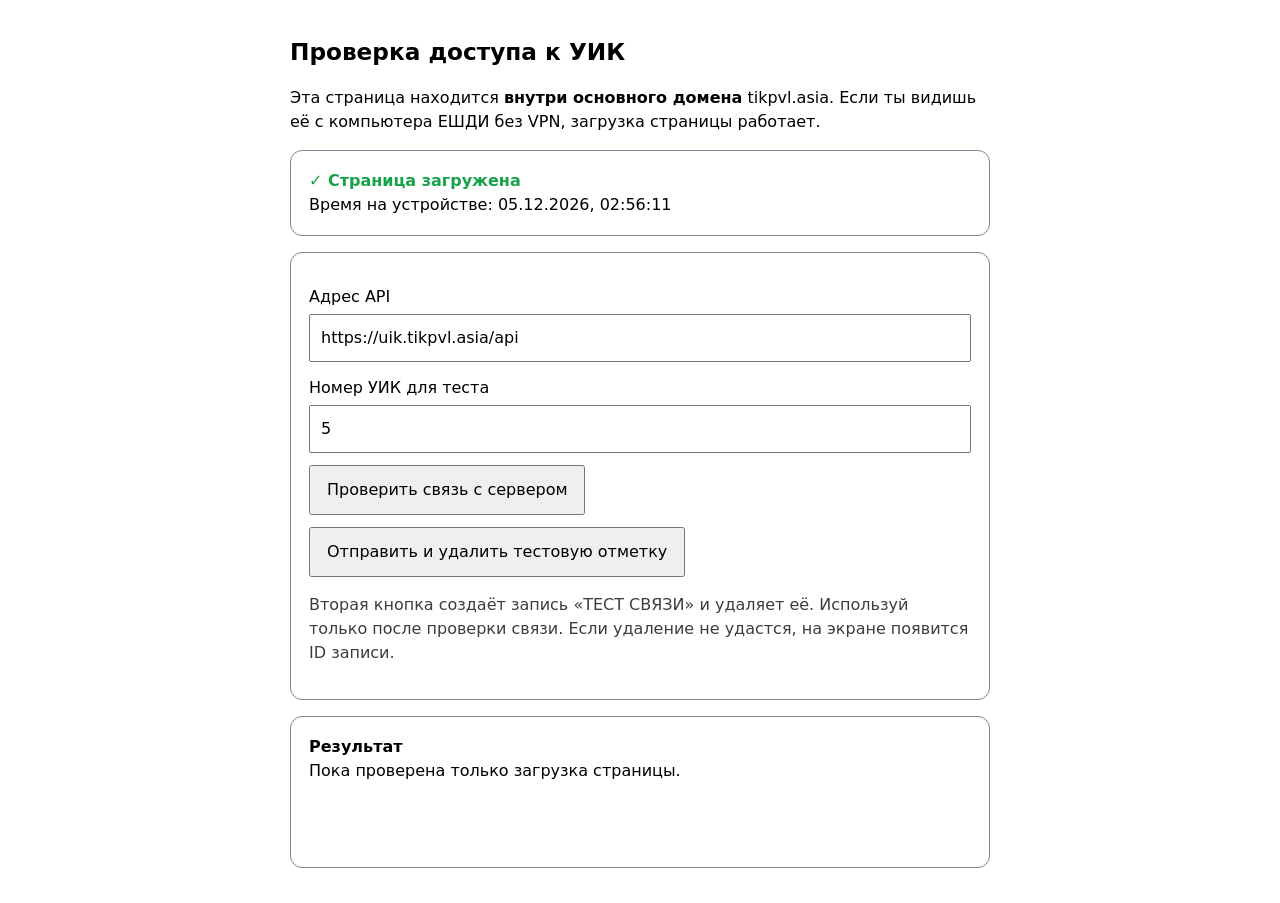
<file: test-uik/index.html>
<!doctype html>
<html lang="ru">
<head>
  <meta charset="utf-8">
  <meta name="viewport" content="width=device-width, initial-scale=1">
  <meta name="robots" content="noindex, nofollow">
  <title>Проверка связи УИК</title>
  <style>
    :root{font-family:system-ui,Arial,sans-serif;color-scheme:light dark}
    body{max-width:700px;margin:35px auto;padding:0 18px;line-height:1.5}
    h1{font-size:1.45rem} .card{padding:18px;border:1px solid #7d8a99;border-radius:12px;margin:16px 0}
    label{display:block;margin:14px 0 5px} input{box-sizing:border-box;width:100%;padding:10px;font:inherit}
    button{font:inherit;padding:11px 16px;margin:12px 8px 0 0;cursor:pointer}
    button:disabled{opacity:.5;cursor:wait} .ok{color:#16a34a}.bad{color:#dc2626}.muted{opacity:.76}
    #log{white-space:pre-wrap;overflow-wrap:anywhere;min-height:90px}
  </style>
</head>
<body>
  <h1>Проверка доступа к УИК</h1>
  <p>Эта страница находится <strong>внутри основного домена</strong> tikpvl.asia. Если ты видишь её с компьютера ЕШДИ без VPN, загрузка страницы работает.</p>
  <div class="card"><strong class="ok">✓ Страница загружена</strong><div id="time"></div></div>
  <div class="card">
    <label for="api">Адрес API</label>
    <input id="api" value="https://uik.tikpvl.asia/api" spellcheck="false">
    <label for="uik">Номер УИК для теста</label>
    <input id="uik" value="5" inputmode="numeric">
    <button id="check">Проверить связь с сервером</button>
    <button id="mark">Отправить и удалить тестовую отметку</button>
    <p class="muted">Вторая кнопка создаёт запись «ТЕСТ СВЯЗИ» и удаляет её. Используй только после проверки связи. Если удаление не удастся, на экране появится ID записи.</p>
  </div>
  <div class="card" role="status" aria-live="polite"><strong>Результат</strong><div id="log">Пока проверена только загрузка страницы.</div></div>
  <script>
    'use strict';
    const log=document.getElementById('log');
    const buttons=[document.getElementById('check'),document.getElementById('mark')];
    document.getElementById('time').textContent='Время на устройстве: '+new Date().toLocaleString('ru-RU');
    let token='', scope='';
    const line=(text,good)=>{const div=document.createElement('div');div.textContent=text;if(good!==undefined)div.className=good?'ok':'bad';log.append(div)};
    const apiUrl=()=>{const url=new URL(document.getElementById('api').value.trim());if(url.protocol!=='https:'||url.pathname!=='/api')throw Error('Укажи HTTPS-адрес, который заканчивается на /api');return url.href};
    async function call(action,payload){
      const response=await fetch(apiUrl(),{method:'POST',mode:'cors',cache:'no-store',credentials:'omit',headers:{'Content-Type':'text/plain;charset=UTF-8'},body:JSON.stringify({action,payload}),signal:AbortSignal.timeout(12000)});
      if(!response.ok)throw Error('HTTP '+response.status);
      const data=await response.json();
      if(!data.success)throw Error(data.message||data.code||'Сервер не подтвердил запрос');
      return data;
    }
    async function login(){
      const uik=document.getElementById('uik').value.trim();
      if(!/^\d{1,3}$/.test(uik))throw Error('Введи номер УИК');
      if(token&&scope===uik)return {token,uik};
      const result=await call('loginUik',{uik});
      token=result.token;scope=uik;
      if(!token)throw Error('Сервер не выдал токен');
      line('Вход УИК № '+uik+' подтверждён.',true);
      return {token,uik};
    }
    async function run(kind){
      buttons.forEach(b=>b.disabled=true);log.textContent='';
      line('Страница на tikpvl.asia открылась; проверяем запрос к API…');
      try{
        const auth=await login();
        const snap=await call('snapshot',{token:auth.token});
        line('API ответил. Доступно записей на УИК: '+(snap.data?.length??'?')+'.',true);
        if(kind==='check')return;
        const id='nettest'+Date.now()+Math.floor(Math.random()*100000);
        const hhmm=new Date().toTimeString().slice(0,5);
        const event={uid:id+'a',id,action:'ПРИШЕЛ',observer:'ТЕСТ СВЯЗИ',organization:'ТЕСТ',status:'Наблюдатель',time:hhmm,arrive:hhmm,leave:'',note:'Проверка доступа к серверу'};
        let attempted=false;
        try{
          attempted=true;
          await call('write',{token:auth.token,events:[event]});
          line('Тестовая отметка записана; ID: '+id,true);
          const verify=await call('snapshot',{token:auth.token});
          if(!verify.data?.some(row=>row.id===id))throw Error('Запись не найдена в снимке УИК');
          line('Отметка прочитана обратно из базы.',true);
        }finally{
          if(attempted){
            try{
              await call('write',{token:auth.token,events:[{uid:id+'b',id,action:'DELETE'}]});
              const verify=await call('snapshot',{token:auth.token});
              if(verify.data?.some(row=>row.id===id))throw Error('Удаление не подтверждено');
              line('Тестовая отметка удалена. Проверка завершена.',true);
            }catch(error){line('Не удалось подтвердить удаление. ID: '+id+'. '+error.message,false)}
          }
        }
      }catch(error){
        line('Запрос к серверу не прошёл: '+(error.name==='TimeoutError'?'ожидание превысило 12 секунд':error.message)+'.',false);
        line('Если страница видна, а здесь ошибка, размещение страницы внутри домена само по себе не решило доступ к API.');
      }finally{buttons.forEach(b=>b.disabled=false)}
    }
    buttons[0].addEventListener('click',()=>run('check'));
    buttons[1].addEventListener('click',()=>run('mark'));
  </script>
</body>
</html>
</file>
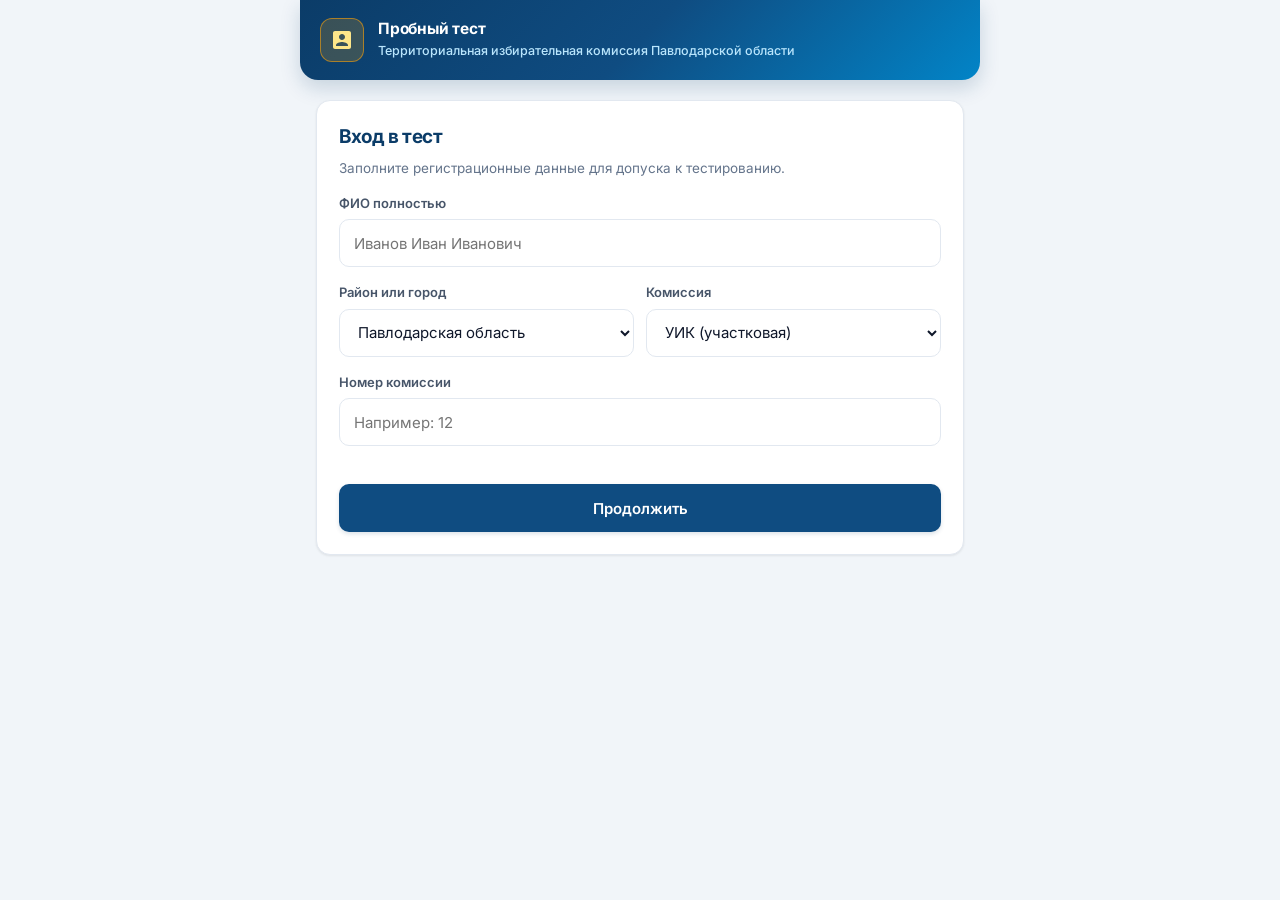
<file: test/index.html>
<!doctype html>
<html lang="ru">
<head>
<meta charset="utf-8">
<meta name="viewport" content="width=device-width,initial-scale=1">
<title> Пробное тестирование — Павлодарская область</title>
<link rel="preconnect" href="https://fonts.googleapis.com">
<link rel="preconnect" href="https://fonts.gstatic.com" crossorigin>
<link href="https://fonts.googleapis.com/css2?family=Inter:wght@400;500;600;700;800&display=swap" rel="stylesheet">
<style>
:root {
  --primary-gradient: linear-gradient(135deg, #0B3C68 0%, #0F4C81 50%, #0284C7 100%);
  --pri: #0F4C81;
  --pri-dark: #0B3C68;
  --gold: #F59E0B;
  --gold-dark: #D97706;
  --gold-soft: #FEF3C7;
  --bg: #F1F5F9;
  --card: #FFFFFF;
  --ink: #0F172A;
  --ink-sec: #475569;
  --mute: #64748B;
  --line: #E2E8F0;
  --ok: #15803D;
  --ok-bg: #DCFCE7;
  --bad: #B91C1C;
  --bad-bg: #FEE2E2;
  --warn: #B45309;
  --warn-bg: #FEF3C7;
  --shadow-sm: 0 1px 3px rgba(0,0,0,0.05), 0 1px 2px rgba(0,0,0,0.03);
  --shadow-md: 0 4px 6px -1px rgba(0,0,0,0.07), 0 2px 4px -2px rgba(0,0,0,0.05);
}
* { box-sizing: border-box; }
body {
  margin: 0;
  font-family: 'Inter', -apple-system, BlinkMacSystemFont, "Segoe UI", Roboto, sans-serif;
  background-color: var(--bg);
  color: var(--ink);
  line-height: 1.5;
  -webkit-font-smoothing: antialiased;
}
.page-wrap {
  max-width: 680px;
  margin: 0 auto;
  min-height: 100vh;
  display: flex;
  flex-direction: column;
}
header {
  background: var(--primary-gradient);
  color: #fff;
  padding: 18px 20px;
  border-radius: 0 0 18px 18px;
  box-shadow: 0 8px 20px rgba(11,60,104,0.18);
  margin-bottom: 20px;
}
.header-in {
  display: flex;
  align-items: center;
  gap: 14px;
}
.gov-icon {
  width: 44px;
  height: 44px;
  border-radius: 12px;
  background: rgba(245, 158, 11, 0.2);
  border: 1.5px solid rgba(245, 158, 11, 0.6);
  display: flex;
  align-items: center;
  justify-content: center;
  flex-shrink: 0;
}
.gov-icon svg {
  width: 24px;
  height: 24px;
  fill: #FDE68A;
}
header b {
  display: block;
  font-size: 15.5px;
  font-weight: 700;
  line-height: 1.35;
  letter-spacing: -0.2px;
}
header small {
  display: block;
  font-size: 12.5px;
  color: #BAE6FD;
  margin-top: 2px;
  font-weight: 500;
}
main {
  flex: 1;
  padding: 0 16px 32px;
}
.card {
  background: var(--card);
  border: 1px solid var(--line);
  border-radius: 14px;
  padding: 22px;
  margin-bottom: 16px;
  box-shadow: var(--shadow-sm);
}
h1 {
  font-size: 19px;
  font-weight: 700;
  color: var(--pri-dark);
  margin: 0 0 6px;
  letter-spacing: -0.3px;
}
h2 {
  font-size: 16px;
  font-weight: 700;
  color: var(--pri-dark);
  margin: 0 0 12px;
}
p.m {
  color: var(--mute);
  margin: 0 0 16px;
  font-size: 13.5px;
}
label {
  display: block;
  font-weight: 600;
  font-size: 13px;
  color: var(--ink-sec);
  margin: 16px 0 6px;
}
input, select {
  width: 100%;
  min-height: 48px;
  padding: 10px 14px;
  font-size: 15px;
  border: 1px solid var(--line);
  border-radius: 10px;
  background: #FFF;
  color: var(--ink);
  transition: all 0.2s ease;
  font-family: inherit;
}
input:focus, select:focus {
  outline: none;
  border-color: var(--pri);
  box-shadow: 0 0 0 3px rgba(2, 132, 199, 0.15);
}
.row {
  display: grid;
  grid-template-columns: 1fr 1fr;
  gap: 12px;
}
@media (max-width: 520px) {
  .row { grid-template-columns: 1fr; }
}
button {
  font-family: inherit;
  font-size: 15px;
  font-weight: 600;
  cursor: pointer;
  transition: all 0.15s ease-in-out;
}
.btn {
  width: 100%;
  min-height: 48px;
  background: var(--pri);
  color: #fff;
  border: none;
  border-radius: 10px;
  padding: 12px 20px;
  display: inline-flex;
  align-items: center;
  justify-content: center;
  box-shadow: 0 2px 4px rgba(11,60,104,0.15);
}
.btn:hover {
  background: var(--pri-dark);
}
.btn:active {
  transform: translateY(1px);
}
.btn:disabled {
  opacity: 0.55;
  cursor: not-allowed;
  transform: none;
}
.btn.sec {
  background: #fff;
  color: var(--pri);
  border: 1.5px solid var(--line);
  box-shadow: none;
}
.btn.sec:hover {
  background: #F8FAFC;
  border-color: #CBD5E1;
}
.btn.gold {
  background: linear-gradient(135deg, #F59E0B 0%, #D97706 100%);
  color: #FFF;
  border: none;
}
.btn.gold:hover {
  filter: brightness(0.95);
}
.err {
  color: var(--bad);
  font-size: 13px;
  font-weight: 500;
  margin: 8px 0 12px;
  min-height: 18px;
}
.steps {
  padding-left: 0;
  list-style: none;
  margin: 0;
}
.steps li {
  display: flex;
  gap: 14px;
  margin-bottom: 14px;
  align-items: flex-start;
  font-size: 13.5px;
  color: var(--ink-sec);
}
.steps .n {
  flex: none;
  width: 26px;
  height: 26px;
  border-radius: 8px;
  background: #E0F2FE;
  color: var(--pri);
  display: grid;
  place-items: center;
  font-weight: 700;
  font-size: 13px;
}
.chips {
  display: flex;
  gap: 6px;
  flex-wrap: wrap;
  margin: 8px 0 0;
}
.chip {
  display: inline-grid;
  place-items: center;
  min-width: 36px;
  min-height: 36px;
  border-radius: 8px;
  border: 1px solid var(--line);
  font-weight: 700;
  font-size: 13px;
  background: #FFF;
  color: var(--ink-sec);
  font-variant-numeric: tabular-nums;
  cursor: pointer;
}
.chip.done {
  background: #E0F2FE;
  color: var(--pri-dark);
  border-color: #BAE6FD;
}
.chip.cur {
  border: 2px solid var(--gold-dark);
  background: var(--gold-soft);
  color: var(--gold-dark);
}
.note {
  background: var(--gold-soft);
  color: #92400E;
  border: 1px solid #FDE68A;
  border-radius: 10px;
  padding: 14px;
  font-size: 13px;
  line-height: 1.45;
  margin-top: 14px;
}
.bar {
  display: flex;
  justify-content: space-between;
  align-items: center;
  gap: 10px;
  background: var(--card);
  border: 1px solid var(--line);
  border-radius: 12px;
  padding: 12px 18px;
  box-shadow: var(--shadow-sm);
  margin-bottom: 12px;
}
.timer {
  font-variant-numeric: tabular-nums;
  font-weight: 800;
  font-size: 20px;
  color: var(--pri-dark);
  letter-spacing: 0.5px;
}
.timer.low {
  color: var(--bad);
}
.prog {
  height: 6px;
  background: #E2E8F0;
  border-radius: 99px;
  margin-top: 8px;
  overflow: hidden;
}
.prog i {
  display: block;
  height: 100%;
  background: var(--primary-gradient);
  width: 0%;
  transition: width 0.25s ease;
}
.qtxt {
  font-size: 16px;
  font-weight: 600;
  margin: 0 0 16px;
  color: var(--ink);
  line-height: 1.45;
}
.opt {
  display: flex;
  gap: 14px;
  width: 100%;
  min-height: 52px;
  text-align: left;
  background: #FFF;
  border: 1.5px solid var(--line);
  border-radius: 12px;
  padding: 12px 16px;
  margin-bottom: 10px;
  color: var(--ink);
  align-items: center;
}
.opt:hover {
  border-color: #93C5FD;
  background: #F8FAFC;
}
.opt .l {
  flex: none;
  width: 28px;
  height: 28px;
  border-radius: 8px;
  border: 1.5px solid #CBD5E1;
  display: grid;
  place-items: center;
  font-weight: 700;
  font-size: 13px;
  color: var(--mute);
}
.opt.sel {
  border-color: var(--pri);
  background: #EFF6FF;
}
.opt.sel .l {
  background: var(--pri);
  border-color: var(--pri);
  color: #FFF;
}
.nav {
  display: flex;
  justify-content: space-between;
  gap: 12px;
  margin-top: 18px;
}
.nav button {
  width: auto;
  min-width: 120px;
}
.score {
  display: grid;
  grid-template-columns: repeat(3, 1fr);
  gap: 10px;
  margin: 18px 0;
}
.stat {
  border-radius: 12px;
  padding: 14px 10px;
  text-align: center;
  border: 1px solid transparent;
}
.stat b {
  display: block;
  font-size: 28px;
  font-weight: 800;
  font-variant-numeric: tabular-nums;
  line-height: 1.1;
}
.stat span {
  font-size: 12px;
  font-weight: 600;
  text-transform: uppercase;
  letter-spacing: 0.5px;
}
.stat.g { background: var(--ok-bg); color: var(--ok); border-color: #BBF7D0; }
.stat.r { background: var(--bad-bg); color: var(--bad); border-color: #FECACA; }
.stat.b { background: #E0F2FE; color: var(--pri-dark); border-color: #BAE6FD; }

.rev {
  border: 1px solid var(--line);
  border-left-width: 5px;
  border-radius: 10px;
  padding: 14px 16px;
  margin-bottom: 12px;
  background: #FFF;
}
.rev.ok { border-left-color: var(--ok); }
.rev.no { border-left-color: var(--bad); }
.rev .q { font-weight: 600; margin-bottom: 8px; font-size: 13.5px; }
.rev .a { font-size: 13px; padding: 8px 12px; border-radius: 8px; margin-top: 6px; }
.a.right { background: var(--ok-bg); color: var(--ok); font-weight: 500; }
.a.wrong { background: var(--bad-bg); color: var(--bad); font-weight: 500; }
.a.none { background: #F1F5F9; color: var(--mute); }
.sent {
  font-size: 13px;
  padding: 12px 14px;
  border-radius: 8px;
  margin-top: 14px;
  font-weight: 500;
}
.sent.ok { background: var(--ok-bg); color: var(--ok); }
.sent.wait { background: var(--warn-bg); color: var(--warn); }
.hide { display: none !important; }
</style>
</head>
<body>
<div class="page-wrap">
  <header>
    <div class="header-in">
      <div class="gov-icon">
        <svg viewBox="0 0 24 24"><path d="M19 3H5c-1.1 0-2 .9-2 2v14c0 1.1.9 2 2 2h14c1.1 0 2-.9 2-2V5c0-1.1-.9-2-2-2zm-7 3c1.66 0 3 1.34 3 3s-1.34 3-3 3-3-1.34-3-3 1.34-3 3-3zm6 12H6v-1c0-2 4-3.1 6-3.1s6 1.1 6 3.1v1z"/></svg>
      </div>
      <div>
        <b>Пробный тест</b>
        <small>Территориальная избирательная комиссия Павлодарской области</small>
      </div>
    </div>
  </header>

  <main>
    <section id="s-login" class="card">
      <h1>Вход в тест</h1>
      <p class="m">Заполните регистрационные данные для допуска к тестированию.</p>
      <label for="fio">ФИО полностью</label>
      <input id="fio" autocomplete="name" placeholder="Иванов Иван Иванович">
      <div class="row">
        <div><label for="dist">Район или город</label><select id="dist"></select></div>
        <div><label for="kind">Комиссия</label><select id="kind"><option value="УИК">УИК (участковая)</option><option value="ОИК">ОИК (окружная)</option></select></div>
      </div>
      <label for="num">Номер комиссии</label>
      <input id="num" inputmode="numeric" placeholder="Например: 12">
      <div class="err" id="e-login"></div>
      <button class="btn" id="b-login">Продолжить</button>
    </section>

    <section id="s-guide" class="card hide">
      <h1>Инструкция к тестированию</h1>
      <p class="m" id="g-hello"></p>
      <ul class="steps">
        <li><span class="n">1</span><div><b>30 вопросов и 30 минут.</b> Вопросы формируются случайным образом из базы. Таймер включается сразу после нажатия кнопки запуска.</div></li>
        <li><span class="n">2</span><div><b>Один верный ответ.</b> Нажмите на нужный пункт (A, B, C или D) для выбора. Изменить вариант можно в любой момент.</div></li>
        <li><span class="n">3</span><div><b>Навигация без ограничений.</b> Можно пропускать сложные вопросы и возвращаться к ним в произвольном порядке.</div></li>
        <li><span class="n">4</span><div><b>Индикатор прогресса.</b>
          <div class="chips"><span class="chip">1</span><span class="chip done">2</span><span class="chip cur">3</span></div>
          светлый — не отвечено, синий — есть ответ, янтарный — текущий вопрос.</div></li>
        <li><span class="n">5</span><div><b>Обязательность всех вопросов.</b> Для фиксации итогов необходимо отметить ответы на все 30 пунктов.</div></li>
      </ul>
      <div class="note">При завершении времени тест финализируется автоматически. Все неотмеченные ответы засчитываются как неверные.</div>
      <p style="margin-top:20px;margin-bottom:0">
        <button class="btn gold" id="b-start">Начать тест</button>
      </p>
    </section>

    <section id="s-test" class="hide">
      <div class="bar">
        <div>
          <b id="t-pos" style="font-size:15px;color:var(--pri-dark)"></b>
          <div style="color:var(--mute);font-size:12.5px" id="t-ans"></div>
        </div>
        <div class="timer" id="t-time">30:00</div>
      </div>
      <div class="prog"><i id="t-prog"></i></div>
      
      <div class="card" style="margin-top:12px">
        <div class="chips" id="t-chips"></div>
      </div>

      <div class="card">
        <p class="qtxt" id="t-q"></p>
        <div id="t-opts"></div>
        <div class="nav">
          <button class="btn sec" id="b-prev">← Назад</button>
          <button class="btn sec" id="b-skip">Пропустить →</button>
        </div>
      </div>

      <div class="card" style="display:flex;justify-content:space-between;align-items:center;gap:12px;flex-wrap:wrap">
        <div id="t-warn" style="color:var(--mute);font-size:13px;font-weight:600"></div>
        <button class="btn" id="b-finish" style="width:auto;min-width:160px">Завершить тест</button>
      </div>
    </section>

    <section id="s-res" class="hide">
      <div class="card">
        <h1>Результаты тестирования</h1>
        <p class="m" id="r-who"></p>
        <div class="score">
          <div class="stat g"><b id="r-ok">0</b><span>верно</span></div>
          <div class="stat r"><b id="r-bad">0</b><span>неверно</span></div>
          <div class="stat b"><b id="r-pct">0%</b><span>итог</span></div>
        </div>
        <div class="sent wait" id="r-sent">Отправка результата…</div>
        <p style="margin-top:18px;margin-bottom:0"><button class="btn sec" id="b-new">Выйти</button></p>
      </div>
      <div class="card">
        <h2>Детальный разбор вопросов</h2>
        <label style="display:flex;gap:10px;align-items:center;margin:0 0 16px;font-weight:500;font-size:14px;cursor:pointer">
          <input type="checkbox" id="r-only" style="width:18px;height:18px;min-height:auto"> Показать только ошибки
        </label>
        <div id="r-list"></div>
      </div>
    </section>
  </main>
</div>

<script>
const SCRIPT_URL="https://script.google.com/macros/s/AKfycbyHILsdW6BNbhgG9w0acbCBeQyVJ1a7CrK_bUJKcKts3_tJao_ujzS7VYObPfa9oquP/exec";
const COUNT=30, MINUTES=30;
const DISTRICTS=["Павлодарская область","г. Павлодар","г. Екибастуз","г. Аксу","Актогайский район","Баянаульский район","Железинский район","Иртышский район","Качирский район","Лебяжинский район","Майский район","Павлодарский район","Успенский район","Щербактинский район"];
const QS=[{"n":1,"q":"В ТИК поступила жалоба на решение УИК. В какой срок комиссия обязана рассмотреть это обращение в ходе избирательного процесса?","o":["В трехдневный срок со дня поступления жалобы","В пятидневный срок со дня поступления жалобы","В десятидневный срок со дня поступления жалобы","В течение семи дней со дня поступления жалобы"],"a":[0]},{"n":2,"q":"В какой момент кандидат в депутаты маслихата по одномандатному округу должен внести избирательный взнос?","o":["В течение 5 дней после вынесения решения о регистрации кандидата","После проверки его комиссией на соответствие требованиям Конституции и Конституционного закона, но строго до вынесения решения о его регистрации","Одновременно с подачей заявления о намерении баллотироваться (в момент выдвижения)","После получения результатов специальной проверки налоговой службы о достоверности деклараций"],"a":[1]},{"n":3,"q":"В какой срок государственные органы и организации обязаны предоставлять ответы на официальные обращения и запросы избирательных комиссий?","o":["В трехдневный срок со дня получения запроса","В течение пятнадцати дней со дня получения запроса","В пятидневный срок со дня получения запроса","В десятидневный срок со дня получения запроса"],"a":[0]},{"n":4,"q":"В какой срок ОИК обязана представить протокол о регистрации кандидатов в вышестоящую или территориальную избирательную комиссию?","o":["В пятидневный срок с момента составления протокола","Немедленно в день составления протокола","В трехдневный срок со дня принятия решения","Не позднее чем за 10 дней до дня голосования"],"a":[0]},{"n":5,"q":"В какой срок решение ОИК об отказе в регистрации или об отмене регистрации кандидата может быть обжаловано в вышестоящую комиссию или суд?","o":["В трехдневный срок со дня принятия решения","В десятидневный срок со дня принятия решения","В семидневный срок со дня принятия решения","Обжалование решений ОИК допускается только после завершения всей избирательной кампании"],"a":[2]},{"n":6,"q":"В какой срок территориальная избирательная комиссия устанавливает итоги выборов депутатов маслихатов?","o":["Немедленно в день голосования до 24:00","Не позднее чем на десятый день после дня голосования","В течение трех дней со дня проведения выборов","Не позднее чем в пятидневный срок со дня проведения выборов"],"a":[3]},{"n":7,"q":"В каких случаях бюллетени признаются недействительными?","o":["в которых отмечено более одной политической партии, более одного кандидата","в которых отсутствует подпись секретаря соответствующей избирательной комиссии","все варианты верны","в которых отметка проставлена ручкой"],"a":[0]},{"n":8,"q":"В каких случаях внесенный кандидатом в депутаты маслихата избирательный взнос (5 МЗП) подлежит возврату?","o":["Если кандидат снял свою кандидатуру до начала предвыборной агитации","Если кандидат избран депутатом, набрал не менее 5% голосов избирателей или в случае смерти кандидата","Во всех случаях по окончании выборов независимо от набранных голосов","Только в случае признания выборов по округу недействительными"],"a":[1]},{"n":9,"q":"В какой срок должен быть произведен повторный подсчет голосов, осуществляемый на основании решения избирательной комиссии?","o":["до окончания времени подсчета голосов, предусмотренного п.1 и 2 ст. 43 КЗ «О выборах в РК»","в течении 10 часов, с момента принятия такого решения","до официального опубликования итогов выборов","в течении 10 часов, с момента подведения итогов голосования"],"a":[2]},{"n":10,"q":"В каком размере кандидат в депутаты маслихата по одномандатному избирательному округу вносит избирательный взнос?","o":["В 15-кратном размере минимальной заработной платы","В 1-кратном размере минимальной заработной платы","В 10-кратном размере минимальной заработной платы","В 5-кратном размере минимальной заработной платы"],"a":[3]},{"n":11,"q":"В каком случае ОИК назначает повторное голосование по выборам депутата маслихата по одномандатному избирательному округу?","o":["Если кандидат, набравший наибольшее число голосов, отказался от мандата","Если в выборах приняло участие менее 50% избирателей округа","Если в бюллетень было включено более 2 кандидатов и ни один из них не был избран (голосование проводится по двум кандидатам с наибольшим числом голосов)","Если число бюллетеней с отметкой «Против всех» превысило число голосов за победившего кандидата"],"a":[2]},{"n":12,"q":"В какие сроки доставляются избирательные бюллетени участковым избирательным комиссиям?","o":["не ранее чем за 3 дня и не позднее чем за 1 день до выборов","не ранее чем за 4 дня и не позднее чем за 2 дня до выборов","не ранее чем за 2 дня и не позднее чем за 1 день до выборов","не ранее чем за 3 дня и не позднее чем за 2 дня до выборов"],"a":[0]},{"n":13,"q":"В какие сроки публикуется в средствах массовой информации сообщение об итогах выборов депутатов маслихатов?","o":["не позднее 7 дней со дня проведения выборов","не позднее 3 дней со дня проведения выборов","не позднее 10 дней со дня проведения выборов","не позднее 5 дней со дня проведения выборов"],"a":[0]},{"n":14,"q":"В какие сроки прекращается выдача открепительных удостоверений избирателям?","o":["в 12 часов по местному времени, предшествующего дню голосования","не позднее 12 часов по местному времени, предшествующего дню голосования","до 17 часов по местному времени, предшествующего дню голосования","в 18 часов по местному времени, предшествующего дню голосования"],"a":[3]},{"n":15,"q":"В какие сроки участковая избирательная комиссия оповещает избирателей о времени и месте голосования по выборам?","o":["не позднее чем за 30 дней до дня проведения голосования","не позднее чем за 10 дней до дня проведения голосования","не позднее чем за 20 дней до дня проведения голосования","не позднее чем за 15 дней до дня проведения голосования"],"a":[1]},{"n":16,"q":"В день голосования с момента открытия избирательного участка на избирательном участке вправе одновременно присутствовать:","o":["по одному представителю от каждого СМИ (не более трех от телеканала), по одному наблюдателю от партий/НКО и по одному доверенному лицу","только доверенные лица","только члены вышестоящих избирательных комиссий","все варианты верны"],"a":[3]},{"n":17,"q":"В день голосования участковые избирательные комиссии …","o":["за 45 минут до начала голосования должны открыть участок для голосования","за 1 час до начала голосования должны приступить к открытию участков для голосования","за 2 час до начала голосования должны открыть участок для голосования","за 30 минут до начала голосования должны приступить к открытию участков для голосования"],"a":[1]},{"n":18,"q":"В течение какого времени акимы должны оповестить избирателей о границах избирательных участков и местах нахождения избирательных комиссий при выборах?","o":["В пятнадцатидневный срок после назначения выборов","Не позднее чем за 30 дней до дня голосования","За три дня до начала предвыборной агитации","В течение пяти дней после формирования комиссий"],"a":[0]},{"n":19,"q":"В течение какого времени копия протокола ОИК о результатах голосования по избирательному округу должна находиться в помещении комиссии для всеобщего ознакомления?","o":["До дня вступления депутата в должность","В течение двух дней","В течение пяти дней","В течение трех дней"],"a":[3]},{"n":20,"q":"В течение какого срока вышестоящая избирательная комиссия обязана рассмотреть жалобу на решение или действие (бездействие) нижестоящей избирательной комиссии?","o":["В течение одного дня со дня поступления жалобы","В течение пяти дней со дня поступления жалобы","В течение трех дней со дня поступления жалобы","В течение десяти дней со дня поступления жалобы"],"a":[2]},{"n":21,"q":"В течение какого срока органы государственных доходов проверяют достоверность сведений в декларациях об активах и обязательствах кандидатов и их супругов?","o":["В течение 15 дней со дня регистрации кандидата","В течение 30 дней с момента окончания выборов","В течение 10 дней со дня подачи декларации","В течение 3 дней со дня получения запроса от ОИК"],"a":[0]},{"n":22,"q":"В случае если избирательных бюллетеней установленного образца в переносной избирательной урне оказалось больше, чем число письменных заявлений, …","o":["то бюллетени, превышающие число письменных заявлений погашаются членами комиссии","то данный факт фиксируется и отражается в протоколе о результатах голосования","то избирательные бюллетени по соответствующим выборам из этой урны признаются недействительными","то после проверки и определения лишних избирательных бюллетеней они признаются недействительными"],"a":[2]},{"n":23,"q":"В случае нарушения законодательства Республики Казахстан о выборах член избирательной комиссии:","o":["немедленно отстраняется от участия в работе комиссии","продолжает работать в составе комиссии до выяснения всех обстоятельств","немедленно привлекается к дисциплинарной ответственности","привлекается к дисциплинарной и административной ответственности"],"a":[0]},{"n":24,"q":"В случае нарушения законодательства Республики Казахстан о выборах наблюдатель и иные лица ...","o":["привлекаются к дисциплинарной ответственности","удаляются из помещения для голосования по мотивированному решению избирательной комиссии","временно отстраняются до выяснения всех обстоятельств","удаляются из помещения для голосования на основании протокола о правонарушении"],"a":[1]},{"n":25,"q":"Главным требованием к аккредитации общественных объединений и некоммерческих организаций по наблюдению за выборами является …","o":["наличие опыта по наблюдению за выборами не менее 5 лет","наличие в уставной деятельности права осуществления деятельности по наблюдению за выборами","наличие реализуемых социально-значимых проектов по наблюдению за выборами","все варианты верны"],"a":[1]},{"n":26,"q":"Действия участковой избирательной комиссии при предъявлении избирателем открепительного удостоверения на право голосования в день голосования?","o":["проверяют данные избирателя в государственной базе данных о физических лицах","организует голосование вне помещения для голосования по месту пребывания избирателя","включают избирателя в список избирателей на избирательном участке по месту его пребывания","все варианты верны"],"a":[2]},{"n":27,"q":"Депутат маслихата, избранный по партийному списку, досрочно выбыл. Что происходит с мандатом?","o":["ТИК постановлением передаёт мандат следующему кандидату, которого определяет руководящий орган филиала партии из числа включённых в список; если кандидатов не осталось, мандат вакантен до следующих выборов","Назначаются выборы вместо выбывшего в ближайшее последнее воскресенье марта или октября","Мандат передаётся следующему по списку без решения ТИК, а при отсутствии кандидатов перераспределяется между другими партиями","Мандат переходит кандидату этой партии, набравшему наибольшее число голосов в одномандатных округах"],"a":[0]},{"n":28,"q":"Доверенные лица и наблюдатели, присутствующие при подсчете голосов, наблюдают за подсчетом голосов на расстоянии и в условиях, обеспечивающих обозримость …","o":["отметок в бюллетенях","действий членов участковой избирательной комиссии","всего процесса голосования","все варианты верны"],"a":[0]},{"n":29,"q":"До какого момента кандидат в депутаты маслихата по одномандатному избирательному округу имеет право отозвать свою кандидатуру, подав заявление в ОИК?","o":["Не позднее чем за 5 дней до дня голосования","В любое время со дня регистрации, но не позднее чем за 2 дня до дня голосования","В любое время до момента начала голосования в день выборов","Отозвать кандидатуру после официальной регистрации законом не допускается"],"a":[1]},{"n":30,"q":"Допускается ли использование агитационных материалов, изготовленных для предыдущих избирательных кампаний?","o":["Да, если программа партии не изменилась","Разрешается только для кандидатов, идущих на повторный срок","Да, при условии обновления даты на тираже","Нет, использование материалов, изготовленных не на текущую кампанию, запрещено"],"a":[3]},{"n":31,"q":"Жалоба на решение ОИК одновременно подана в ТИК и в суд. Как поступает ТИК?","o":["Передаёт жалобу в суд и прекращает рассмотрение","Рассматривает жалобу и вправе приостановить решение суда","Приостанавливает рассмотрение до вступления в силу решения суда","Рассматривает жалобу в трёхдневный срок независимо от суда"],"a":[2]},{"n":32,"q":"За сколько дней до голосования запрещается опубликование результатов опросов общественного мнения в СМИ и на онлайн-платформах?","o":["В течение пяти дней до дня голосования и в день голосования","В течение десяти дней до дня голосования и в день голосования","В течение трёх дней до дня голосования и в день голосования","В течение дня, предшествующего дню голосования, и в день голосования"],"a":[0]},{"n":33,"q":"Из каких источников и в каких пределах образуется избирательный фонд кандидата в депутаты маслихатов районов и городов областного значения?","o":["Собственные средства кандидата — до 100 МЗП, добровольные пожертвования — до 200 МЗП","Собственные средства кандидата — до 50 МЗП, добровольные пожертвования — до 100 МЗП","Собственные средства кандидата — до 20 МЗП, добровольные пожертвования — до 50 МЗП","Финансирование осуществляется исключительно из средств местного бюджета"],"a":[1]},{"n":34,"q":"Избиратель обнаружил, что он не включен в список избирателей за 10 дней до выборов. В какой срок комиссия обязана рассмотреть его заявление?","o":["Не позднее чем за три дня до дня голосования","В день поступления заявления в избирательную комиссию","В течение трех дней со дня поступления заявления","Не позднее дня, предшествующего дню голосования"],"a":[1]},{"n":35,"q":"Избиратель по ошибке испортил бюллетень и требует выдать ему второй. Как должен поступить член УИК?","o":["Отказать в выдаче нового бюллетеня, поскольку бюллетень выдается только один раз","Изъять испорченный бюллетень и направить избирателя к председателю комиссии для принятия решения","Выдать новый бюллетень без внесения каких-либо отметок в документы комиссии","Выдать новый бюллетень, сделав отметку в списке избирателей"],"a":[3]},{"n":36,"q":"Как оплачивается сверхурочная работа, работа в праздничные и выходные дни, труд в ночное время членов избирательных комиссий?","o":["В двойном размере от оклада по основному месту работы","Исходя из расчёта трёх минимальных заработных плат за счёт средств, выделенных на проведение выборов","Не оплачивается, так как работа в комиссии является общественной обязанностью","По договорённости с работодателем"],"a":[1]},{"n":37,"q":"Как проходит процедура подсчета избирательных бюллетеней?","o":["председатель комиссии или определенный наблюдатель показывает присутствующим избирательный бюллетень и оглашает волеизъявление избирателя","секретарь комиссии и наблюдатель поочередно показывают присутствующим избирательный бюллетень и оглашают волеизъявление избирателя","председатель комиссии или определенный член комиссии показывает присутствующим избирательный бюллетень и оглашает волеизъявление избирателя","наблюдатель и определенный член комиссии поочередно показывают присутствующим избирательный бюллетень и оглашают волеизъявление избирателя"],"a":[2]},{"n":38,"q":"Как исчисляется заработная плата членов избирательных комиссий, не являющихся государственными служащими, в период подготовки и проведения выборов?","o":["Исходя из расчёта в размере трёх минимальных заработных плат за фактически отработанное время","В размере двух минимальных заработных плат за весь период","В размере среднемесячной заработной платы по основному месту работы","В размере трёх минимальных заработных плат за весь период"],"a":[0]},{"n":39,"q":"Как принимается решение при возникновении разногласий в отношении действительности бюллетеней?","o":["решение принимается более чем 1/4 голосов от общего числа членов комиссии, по согласованию с доверенными лицами","решение принимается секретарем комиссии, по согласованию с наблюдателями","решение принимается председателем комиссии, по согласованию с доверенными лицами","решение принимается более чем половиной голосов от общего числа членов комиссии"],"a":[3]},{"n":40,"q":"Какова минимальная совокупная квота для женщин и молодежи в партийных списках кандидатов в депутаты маслихатов?","o":["Не менее 30 процентов от общего числа лиц, включенных в партийный список","Не менее 50 процентов от общего числа лиц, включенных в партийный список","Не менее 20 процентов от общего числа лиц, включенных в партийный список","Не менее 15 процентов от общего числа лиц, включенных в партийный список"],"a":[0]},{"n":41,"q":"Какое действие обязан совершить председатель УИК за 30 минут до начала голосования в присутствии членов комиссии и наблюдателей?","o":["Начать выдачу открепительных удостоверений","Раздать бюллетени членам комиссии","Проверить и опломбировать (или опечатать) избирательные урны","Провести инструктаж по технике безопасности"],"a":[2]},{"n":42,"q":"Какое из следующих процедурных ограничений проверяет комиссия при приеме документов и вынесении решения о регистрации кандидатов в депутаты маслихата по одномандатному округу?","o":["Представление подписных листов с подписями не менее 1 процента избирателей данного избирательного округа в поддержку кандидата","Обязательное членство кандидата в той политической партии, которая выдвигает его по одномандатному избирательному округу (при выдвижении от партии)","Наличие у кандидата постоянной регистрации (прописки) по месту жительства в пределах границ данного одномандатного избирательного округа не менее 6 месяцев до дня выдвижения","Не включено ли лицо в партийный список политической партии и не выдвинуто ли оно одновременно более чем в одном избирательном округе"],"a":[3]},{"n":43,"q":"Какое ограничение установлено законом для общественных объединений (за исключением политических партий) при выдвижении кандидатов в депутаты маслихата по одномандатным округам?","o":["Могут выдвигать кандидатов только из числа членов данного общественного объединения","Могут выдвигать в каждом избирательном округе только одного кандидата в депутаты маслихата","Вправе выдвигать кандидатов только по согласованию с Центральной избирательной комиссией","Вправе выдвигать не более трех кандидатов в одном округе"],"a":[1]},{"n":44,"q":"Какое условие является обязательным для допуска представителя отечественного средства массовой информации на избирательный участок в день голосования?","o":["Предварительное уведомление территориальной комиссии за 3 дня до визита","Постановка СМИ на учет уполномоченным органом в области масс-медиа, наличие служебного удостоверения и задания редакции","Наличие аккредитации при Центральной избирательной комиссии","Наличие стажа работы в данном СМИ не менее одного года"],"a":[1]},{"n":45,"q":"Какое количество членов избирательной комиссии сопровождают переносную урну для голосования?","o":["2","количество определяется председателем избирательной комиссии","3","1"],"a":[0]},{"n":46,"q":"Какой орган вправе организовывать предвыборные дебаты между кандидатами в депутаты маслихатов?","o":["Окружная избирательная комиссия","Региональные средства массовой информации по согласованию с акиматом","Территориальная избирательная комиссия","Участковая избирательная комиссия"],"a":[2]},{"n":47,"q":"Какой орган регистрирует доверенных лиц на выборах депутатов маслихатов?","o":["ТИК регистрирует всех доверенных лиц (и политических партий, и кандидатов по одномандатным округам)","ТИК регистрирует доверенных лиц политических партий, а ОИК — доверенных лиц кандидатов по одномандатным округам","ОИК регистрирует всех доверенных лиц кандидатов и партий в пределах своего избирательного округа","Регистрацию всех доверенных лиц осуществляют участковые избирательные комиссии по месту их проживания"],"a":[1]},{"n":48,"q":"Какой процентный барьер должна преодолеть политическая партия для участия в распределении депутатских мандатов маслихата по партийным спискам?","o":["10 и более процентов голосов избирателей, принявших участие в голосовании","7 и более процентов голосов избирателей, принявших участие в голосовании","5 и более процентов голосов избирателей, принявших участие в голосовании","3 и более процента голосов избирателей, принявших участие в голосовании"],"a":[2]},{"n":49,"q":"Каким документом удостоверяются полномочия наблюдателя?","o":["письменным документом с указанием ФИО наблюдателя и руководителя организации, направившей наблюдателя","письменным документом с указанием ФИО руководителя организации направившей наблюдателя и заверенная печатью","письменным документом с указанием ФИО, подтвержденным печатью соответствующей избирательной комиссии","письменным документом с указанием ФИО и заверенным печатью организации, направившей наблюдателя"],"a":[3]},{"n":50,"q":"Какие сроки рассмотрения заявления на аккредитацию в качестве наблюдателей?","o":["20 дней","7 дней","30 дней","15 дней"],"a":[2]},{"n":51,"q":"Какие документы должен иметь представитель средства массовой информации Республики Казахстан для присутствия на избирательном участке?","o":["Удостоверение личности и направление политической партии","Служебное удостоверение и задание редакции","Удостоверение МИД РК об аккредитации","Удостоверение ЦИК об аккредитации"],"a":[1]},{"n":52,"q":"Кандидат в депутаты маслихата по одномандатному округу пришел в ОИК в день выдвижения и приложил к первичному заявлению квитанцию об уплате избирательного взноса. Какова правильная последовательность действий комиссии при проведении процедуры регистрации в части избирательного взноса?","o":["Комиссия сначала выносит решение о регистрации кандидата, а затем дает ему 10 дней на уплату избирательного взноса и представление квитанции","Комиссия сначала проводит проверку соответствия кандидата требованиям, после подтверждения соответствия проверяет документ об уплате избирательного взноса, и только после этого выносит решение о регистрации кандидата","Комиссия регистрирует кандидата, открывает ему избирательный счет и автоматически списывает сумму взноса из средств его избирательного фонда","Комиссия сразу принимает квитанцию при выдвижении и выносит решение о регистрации, не дожидаясь результатов проверки соответствия кандидата требованиям"],"a":[1]},{"n":53,"q":"Кандидаты и политические партии, выдвинувшие партийные списки, определяют доверенных лиц по своему усмотрению в количестве, …","o":["не превышающем 1 человека на каждый избирательный участок в соответствующем избирательном округе","не превышающем 3 человек на каждый избирательный участок в соответствующем избирательном округе","не превышающем 2 человек на каждый избирательный участок в соответствующем избирательном округе","не превышающем 4 человек на каждый избирательный участок в соответствующем избирательном округе"],"a":[1]},{"n":54,"q":"Кем подписываются протоколы о результатах голосования?","o":["председателем, членами избирательной комиссии и доверенными лицами","председателем и членами избирательной комиссии","заместителем председателя и доверенными лицами","секретарем, членами избирательной комиссии и наблюдателями"],"a":[1]},{"n":55,"q":"Когда по законодательству начинается голосование вне помещения для голосования?","o":["по времени, установленному вышестоящей комиссией","До 15.00 часов дня голосования по местному времени","законом определенное время голосования вне помещения для голосования не предусмотрено","с 12.00 часов дня голосования по местному времени"],"a":[2]},{"n":56,"q":"Когда участковая избирательная комиссия производит подсчет избирателей, получивших бюллетени, и определяет их общее число?","o":["во время голосования, при выдаче избирательных бюллетеней","во время голосования, на основании списков избирателей","после окончания голосования и вскрытия урн с бюллетенями","после окончания голосования до вскрытия урн с бюллетенями"],"a":[3]},{"n":57,"q":"Кому участковые избирательные комиссии немедленно пересылают первые экземпляры протоколов о результатах голосования по одномандатным избирательным округам?","o":["В Центральную избирательную комиссию","Напрямую в территориальную избирательную комиссию","В местный исполнительный орган (акимат)","В соответствующую окружную избирательную комиссия"],"a":[3]},{"n":58,"q":"Копия протокола о результатах голосования вывешивается в помещении избирательного участка в специально установленном месте для всеобщего ознакомления …","o":["немедленно","в течении 2-х часов после подведения итогов голосования","в 8.00 утра по местному времени дня, следующего после дня голосования","по истечению срока обжалования итогов голосования"],"a":[0]},{"n":59,"q":"Количество бюллетеней в переносной избирательной урне должно соответствовать …","o":["количеству избирателей, проголосовавших по открепительным талонам","количеству письменных заявлений о возможности проголосовать вне помещения для голосования","количеству членов семьи избирателя, подавшего письменное заявление о возможности проголосовать вне помещения для голосования","количеству избирателей, проголосовавших на избирательном участке"],"a":[1]},{"n":60,"q":"Кто делает соответствующую отметку в списке избирателей против фамилии избирателя, подавшего заявление на голосование вне помещения для голосования?","o":["председатель комиссии","заместитель председателя комиссии","секретарь комиссии","член комиссии"],"a":[0]},{"n":61,"q":"Кто определяет график работы участковых избирательных комиссий, за исключением дня голосования?","o":["Аким соответствующей административно-территориальной единицы","Маслихат соответствующей административно-территориальной единицы","Соответствующая территориальная избирательная комиссия","Соответствующая участковая избирательная комиссия"],"a":[2]},{"n":62,"q":"Кто определяет порядок и объем сообщений избирательных комиссии, размещаемых в периодических печатных изданиях?","o":["Центральная избирательная комиссия за счет средств только республиканского бюджета","территориальная избирательная комиссия за счет средств республиканского и местного бюджетов","Центральная избирательная комиссия за счет средств республиканского и местного бюджетов","территориальная избирательная комиссия за счет средств местного бюджета"],"a":[2]},{"n":63,"q":"Кто и в какой срок определяет очередность получения мандатов внутри партийного списка по итогам выборов?","o":["ТИК, строго по порядку расположения лиц в списке при регистрации, в день установления итогов","Маслихат на первой сессии из числа лиц, включённых в список","Руководящий орган соответствующего филиала (представительства) партии из числа включённых в список, не позднее 5 дней со дня опубликования итогов","ТИК жеребьёвкой среди включённых в список, не позднее 7 дней со дня выборов"],"a":[2]},{"n":64,"q":"На каких участников избирательного процесса не распространяется требование о предоставлении объема информации для агитации пользователями онлайн-платформ исключительно на договорной основе?","o":["На представителей СМИ, зарегистрированных как пользователи онлайн-платформ","На политические партии, использующих собственные интернет-ресурсы и аккаунты","На доверенных лиц кандидатов от общественных объединений","На кандидатов, выдвинутых путем самовыдвижения"],"a":[1]},{"n":65,"q":"На основании какого документа банковское учреждение открывает специальный временный счет избирательного фонда кандидата в депутаты маслихата по одномандатному округу?","o":["На основании личного заявления кандидата до подачи документов на регистрацию","На основании выписки из протокола политической партии или заявления о самовыдвижении","На основании письменной информации соответствующей избирательной комиссии после регистрации кандидата","На основании решения местного исполнительного органа (акимата)"],"a":[2]},{"n":66,"q":"На сколько дней окружная избирательная комиссия продлевает срок выдвижения кандидатов, если на день окончания выдвижения по округу зарегистрировано менее двух кандидатов?","o":["Не более чем на 30 дней","Не более чем на 20 дней","Не более чем на 15 дней","Не более чем на 10 дней"],"a":[1]},{"n":67,"q":"Не позднее чем за сколько дней до дня голосования территориальные комиссии передают открепительные удостоверения участковым по акту?","o":["Не позднее чем за 5 дней","Не позднее чем за 16 дней","Не позднее чем за 20 дней","Не позднее чем за 10 дней"],"a":[1]},{"n":68,"q":"Обвинительный приговор суда в отношении кандидата вступил в законную силу за 1 день до дня голосования (в «день тишины»). Каковы правомерные действия комиссии?","o":["Незамедлительно созвать заседание ОИК и поручить УИКам вычеркнуть кандидата из всех бюллетеней шариковой ручкой","Решение о регистрации не отменяется, кандидат остается в бюллетене; в случае его избрания ТИК выносит решение об отказе в регистрации его депутатом","Приостановить голосование на всех участках округа и уничтожить тираж бюллетеней","Разрешить кандидату участвовать в выборах, а при его победе передать мандат кандидату, занявшему второе место"],"a":[1]},{"n":69,"q":"ОГД выдал документ о недостоверности декларации кандидата, и ОИК/ТИК отменила его регистрацию. Кандидат подал иск в суд. До начала слушаний ОГД признал свою техническую ошибку и предложил комиссии заменить справку на «благоприятную» для кандидата. Как должна поступить комиссия?","o":["Представитель комиссии в суде предоставляет новые документы от ОГД и заявляет о признании исковых требований кандидата, а восстановление регистрации происходит на основании судебного акта","ОИК регистрирует кандидата задним числом с момента первичной подачи документов","ОИК отказывается признавать иск, требуя от кандидата повторного прохождения всей процедуры выдвижения","ОИК отзывает дело из суда, самостоятельно отменяет свое прежнее решение и регистрирует кандидата до вынесения решения судом"],"a":[0]},{"n":70,"q":"Перед вскрытием урн все неиспользованные бюллетени …","o":["подсчитываются и погашаются соответствующей избирательной комиссией","подсчитываются и признаются недействительными соответствующей избирательной комиссией","подсчитываются и отправляются в Центральную избирательную комиссию","подсчитываются и фиксируются соответствующей избирательной комиссией в протоколе"],"a":[0]},{"n":71,"q":"Переносные избирательные урны ....","o":["поочередно вскрываются первыми","вскрываются одновременно со стационарными урнами","вскрываются по решению председателя комиссий","поочередно вскрываются после вскрытия стационарной урны"],"a":[0]},{"n":72,"q":"По какой избирательной системе избираются депутаты маслихатов столицы, областей, городов республиканского значения?","o":["По смешанной избирательной системе: 50% — по партийным спискам по единому территориальному округу, 50% — по одномандатным округам","По системе косвенного избирательного права через выборщиков","Исключительно по мажоритарной системе по одномандатным избирательным округам","Исключительно по пропорциональной системе по партийным спискам"],"a":[0]},{"n":73,"q":"По желанию кого, выдается копия протокола о результатах голосования?","o":["только аккредитованного наблюдателя иностранного государства и международной организации","только представителя иностранного средства массовой информации","лица, присутствующего при подсчете голосов в соответствии с законодательством о выборах","только наблюдателя и доверенного лица"],"a":[2]},{"n":74,"q":"После регистрации кандидата «Д» в депутаты маслихата по одномандатному избирательному округу выяснилось, что его родной брат является секретарем одной из участковых избирательных комиссий (УИК) данного избирательного округа. Какое решение должно быть принято в связи с возникшим ограничением?","o":["ОИК отменяет решение о регистрации кандидата «Д» в связи с наличием конфликта интересов и требованиями обеспечения независимости комиссии","Вышестоящая ТИК досрочно и бессрочно прекращает полномочия секретаря УИК без права восстановления в составе комиссий на будущих выборах","Секретарь УИК продолжает исполнять свои обязанности в полном объеме, но сдает полномочия за 2 дня до дня голосования","Исполнение обязанностей секретаря УИК приостанавливается со дня регистрации кандидата решением соответствующей УИК на период избирательной кампании, а решение о назначении временной замены выносится вышестоящей ТИК"],"a":[3]},{"n":75,"q":"Предвыборная агитация – …","o":["информационно-разъяснительная работа о предвыборной программе того или иного кандидата, политической партии","деятельность, имеющая целью побудить избирателей принять участие в голосовании за или против того или иного кандидата, политическую партию","просветительская деятельность кандидатов, политических партии об основах выборного законодательства и политической культуре","агитационно-пропагандистская работа кандидатов, политических партии о важности роли выборов в развитии государства"],"a":[1]},{"n":76,"q":"При возникновении разногласий в отношении действительности бюллетеней вопрос разрешается избирательной комиссией путем …","o":["голосования","согласования с наблюдателями","решения председателя комиссии","жребия"],"a":[0]},{"n":77,"q":"Работодатель хочет уволить сотрудника, являющегося членом УИК, в период проведения избирательной кампании. Законны ли действия работодателя?","o":["Да, если сотрудник не предупредил об участии в выборах","Только при условии выплаты двойной компенсации","Нет, член комиссии в период проведения выборов не может быть уволен по инициативе работодателя без его согласия","Да, если сокращение плановое"],"a":[2]},{"n":78,"q":"Разрешается ли размещение агитационного баннера на здании театра, признанного памятником архитектуры?","o":["Нет, запрещается вывешивание агитационных материалов на памятниках и зданиях, имеющих историческую или архитектурную ценность","Нет, если размещение агитационного баннера не было предварительно согласовано с местным исполнительным органом","Да, если агитационный баннер размещается на срок не более десяти дней","Да, если получено согласие администрации театра"],"a":[0]},{"n":79,"q":"Регистрация кандидата отменена решением комиссии. На его специальном счёте есть пожертвования. Когда и как они возвращаются?","o":["Безотлагательно по истечении периода обжалования решения; расходы на возврат за счёт внесших","Не возвращаются, обращаются в доход республиканского бюджета","Немедленно в день отмены, расходы за счёт кандидата","После окончания выборов по решению ТИК"],"a":[0]},{"n":80,"q":"С какого возраста граждане Республики Казахстан допускаются к деятельности в качестве наблюдателей и доверенных лиц?","o":["С восемнадцати лет","Возраст не установлен","С двадцати одного года","С шестнадцати лет"],"a":[0]},{"n":81,"q":"Сколько открепительных удостоверений выдается избирателю, который будет в другом населенном пункте в рамках своего округа районного (городского) маслихата?","o":["Не выдается","Три – по всем уровням","Одно","Два"],"a":[1]},{"n":82,"q":"Сколько открепительных удостоверений выдается избирателю, который будет находиться в пределах области, но вне своего одномандатного округа областного маслихата?","o":["Не выдается","Два – по партийным спискам и по областному одномандатному округу","Три – по всем уровням","Одно – по партийным спискам"],"a":[3]},{"n":83,"q":"Списки избирателей по каждому избирательному участку представляются по акту ...","o":["за 20 дней до начала голосования","за 10 дней до начала голосования","за 15 дней до начала голосования","за 30 дней до начала голосования"],"a":[0]},{"n":84,"q":"Сколько дней находится в помещении избирательного участка копия протокола о результатах подсчета голосов?","o":["2 дня","3 дня","7 дней","5 дней"],"a":[0]},{"n":85,"q":"Сроки проведения предвыборной агитации?","o":["начинается с момента окончания срока выдвижения кандидатов и заканчивается в 18.00 часов по местному времени дня, предшествующего дню выборов","начинается с момента начала срока регистрации кандидатов и заканчивается в 18.00 часов по местному времени дня, следующего после дня выборов","начинается с момента окончания срока регистрации кандидатов и заканчивается в 00.00 часов по местному времени дня, предшествующего дню выборов","начинается с момента объявления дня выборов и заканчивается в 00.00 часов по местному времени дня, следующего после дня выборов"],"a":[2]},{"n":86,"q":"Урны для голосования должны вскрываться соответствующей избирательной комиссией …","o":["по решению председателя комиссии, с согласия большинства наблюдателей и доверенных лиц","за 1 час до окончания голосования, с целью оперативного подсчета голосов и рационального использования времени","после голосования последнего избирателя на избирательном участке","после объявления председателем комиссии об окончании голосования"],"a":[3]},{"n":87,"q":"Член комиссии обнаружил бюллетень, в котором отметка за партию сделана карандашом. Является ли такой бюллетень действительным?","o":["Да, если отметка обведена ручкой членом комиссии","Нет, проставление отметок карандашом не допускается, такой бюллетень признается недействительным","Действителен, если на нем есть подпись избирателя","Да, если волеизъявление ясно"],"a":[1]},{"n":88,"q":"Чему соответствует цвет открепительного удостоверения на выборах маслихатов?","o":["Цвету печати участковой комиссии","Цвет не имеет значения","Цвету бюллетеня соответствующего уровня","Цвету бюллетеня областного уровня"],"a":[2]},{"n":89,"q":"Что делает УИК, если избиратель просит открепительное удостоверение для голосования в другой области?","o":["Выдает удостоверение по партийным спискам","Выдает удостоверение по всем уровням","Направляет избирателя в ОИК","Отказывает в выдаче"],"a":[3]},{"n":90,"q":"Что гарантирует тайное голосование на выборах?","o":["Возможность голосования на дому без свидетелей","Исключение возможности любого контроля за волеизъявлением избирателя","Обязательное использование электронных планшетов для голосования","Запрет на присутствие наблюдателей в помещении для голосования"],"a":[1]},{"n":91,"q":"Что запрещается избирателю в день голосования в отношении заполненного избирательного бюллетеня?","o":["складывать заполненный бюллетень перед его опусканием в урну для голосования","осуществлять фото- и (или) видеосъемку заполненного бюллетеня и распространять такие материалы в день голосования","не ставить отметку в вариантах ответа","заполнять избирательный бюллетень собственной ручкой"],"a":[1]},{"n":92,"q":"Что происходит, если кандидат в депутаты маслихата по одномандатному округу прошел проверку на соответствие требованиям закона, но не предоставил документ об уплате избирательного взноса до окончания срока регистрации?","o":["Избирательный взнос автоматически удерживается из средств избирательного фонда кандидата","Окружная избирательная комиссия отказывает в регистрации кандидата","Комиссия регистрирует кандидата и дает ему 5 дней после регистрации для внесения взноса","Комиссия продлевает срок регистрации кандидату в индивидуальном порядке на 10 дней"],"a":[1]},{"n":93,"q":"Что является юридическим основанием для включения гражданина в список избирателей на конкретном участке?","o":["Факт его регистрации по месту жительства на территории этого участка","Обращение гражданина в органы юстиции с просьбой о включении в список избирателей","Факт временного пребывания гражданина на территории избирательного участка","Факт его постоянного проживания на территории участка независимо от регистрации"],"a":[0]},{"n":94,"q":"По какой избирательной системе избираются депутаты маслихатов районов и городов областного значения?","o":["По одномандатным территориальным избирательным округам","По единому общенациональному избирательному округу по партийным спискам","По смешанной системе: 50% по партийным спискам и 50% по одномандатным округам","Путем делегирования представителей от сельских округов и поселков"],"a":[0]},{"n":95,"q":"В маслихате области 37 мандатов. Сколько мандатов распределяется по партийным спискам и сколько избирается по одномандатным округам?","o":["37 по партийным спискам, одномандатные округа не образуются","18 и 18, тридцать седьмой мандат остаётся вакантным до следующих выборов","19 по партийным спискам и 18 по одномандатным округам","18 по партийным спискам и 19 по одномандатным округам"],"a":[2]},{"n":96,"q":"Распределяются 12 мандатов по партийным спискам. В голосовании приняли участие 130 000 избирателей. Голоса: «А» — 60 000, «Б» — 30 000, «В» — 20 000, «Г» — 6 000, «Д» — 4 000. Как распределятся мандаты?","o":["«А» — 6, «Б» — 4, «В» — 2","«А» — 7, «Б» — 3, «В» — 2","«А» — 6, «Б» — 3, «В» — 2, «Г» — 1","«А» — 7, «Б» — 3, «В» — 1, «Г» — 1"],"a":[1]},{"n":97,"q":"В партийный список включены 25 человек. Какое минимальное число женщин и молодёжи по совокупности необходимо для регистрации списка?","o":["10","7","6","8"],"a":[3]},{"n":98,"q":"Кто созывает первое заседание окружной избирательной комиссии после формирования ее состава и какие руководящие должности на нем избираются?","o":["Секретарь маслихата; на заседании избираются председатель и его заместитель","Председатель соответствующей ТИК; на заседании избираются председатель, заместитель председателя и секретарь ОИК","Председатель соответствующей ТИК; на заседании избирается только председатель комиссии","Аким соответствующего района или города; на заседании избираются председатель, заместитель председателя и секретарь ОИК"],"a":[1]},{"n":99,"q":"В случае, если границы одномандатного территориального избирательного округа совпадают с границами административно-территориальной единицы…","o":["Назначаются внеочередные выборы с пересмотром границ округа","Полномочия ОИК передаются участковым избирательным комиссиям","Окружная избирательная комиссия не создается, а ее полномочия осуществляет соответствующая ТИК","ОИК создается в усеченном составе из 3 членов"],"a":[2]},{"n":100,"q":"В ОИК из 5 членов на заседании присутствуют 4. По вопросу проголосовали: «за» — 2, «против» — 1, воздержался — 1. Что верно?","o":["Решение принято: большинство присутствующих не против","Заседание правомочно, но решение не принято: нужно большинство от общего числа членов","Заседание неправомочно: кворум — 5 членов","Решение принято: «за» больше, чем «против»"],"a":[1]},{"n":101,"q":"Гражданин включён в партийный список партии «А». Общественное объединение выдвигает его кандидатом по одномандатному округу, он дал согласие. Как должна поступить ОИК?","o":["Зарегистрировать, если партия «А» не возражает","Зарегистрировать, предложив кандидату выбрать один вариант до дня голосования","Зарегистрировать, а регистрацию в списке отменить решением ТИК","Отказать в регистрации: лицо из партийного списка не вправе выдвигаться по одномандатному округу"],"a":[3]},{"n":102,"q":"Каким путем граждане осуществляют самовыдвижение кандидатом в депутаты маслихата по одномандатному избирательному округу?","o":["Путем регистрации инициативной группы в местном исполнительном органе","Путем подачи в соответствующую ОИК заявления о намерении баллотироваться по данному округу","Путем сбора подписей не менее 1% избирателей округа","Путем подачи заявления в вышестоящую ТИК с представлением подписных листов"],"a":[1]},{"n":103,"q":"При внесении данных кандидата в единую систему СДОВ высветилось, что его ИИН уже зарегистрирован при выдвижении в одномандатном избирательном округе соседней области. Какое решение обязана принять комиссия?","o":["Заслушать кандидата на заседании ОИК и предоставить ему 3 рабочих дня для выбора одного из двух округов и отзыва второго заявления","Передать материалы в органы внутренних дел для привлечения кандидата к административной ответственности","Провести сверку с ТИК соседней области и при подтверждении факта параллельного выдвижения вынести решение об отказе в регистрации кандидата (или об аннулировании выдвижения)","Зарегистрировать кандидата в обоих округах, но обязать его внести избирательный взнос в двукратном размере"],"a":[2]},{"n":104,"q":"При подаче документов кандидат указал, что в отношении него идет судебное разбирательство по уголовному делу о коррупционном правонарушении, однако приговор судом еще не вынесен. Какое решение должна принять ОИК при проверке его соответствия требованиям закона?","o":["Приостановить рассмотрение документов кандидата до вынесения приговора первой инстанцией","Отказать в регистрации кандидата до полного завершения судебного процесса и снятия всех обвинений","Зарегистрировать кандидата только при условии письменного поручительства от его трудового коллектива","Зарегистрировать кандидата (при соблюдении иных условий), так как до вступления обвинительного приговора суда в законную силу гражданин обладает пассивным избирательным правом"],"a":[3]},{"n":105,"q":"В какой срок организации обязаны предоставить информацию по требованию органов государственных доходов при проверке деклараций кандидата?","o":["В течение 4 дней со дня получения требования","В течение 2 дней со дня получения требования","В течение 7 дней со дня получения требования","Законодательством не установлено"],"a":[0]},{"n":106,"q":"В какой орган окружная избирательная комиссия обязана передать протокол о регистрации кандидата по одномандатному округу после его составления?","o":["В местный орган государственных доходов","В вышестоящую территориальную избирательную комиссию","В участковые избирательные комиссии данного округа","В Центральную избирательную комиссию"],"a":[1]},{"n":107,"q":"Каков предельный размер собственных средств политической партии, направляемых в ее избирательный фонд на каждый партийный список при выборах депутатов маслихата?","o":["Не более 500 размеров минимальной заработной платы","Не более 1 000 размеров минимальной заработной платы","Не более 2 000 размеров минимальной заработной платы","Не более 15 000 размеров минимальной заработной платы"],"a":[1]},{"n":108,"q":"Каков предельный размер избирательного фонда кандидата в депутаты маслихатов столицы, областей и городов республиканского значения?","o":["Собственные средства до 100 МЗП, добровольные пожертвования граждан и организаций до 200 МЗП","Формирование собственного избирательного фонда кандидатом по одномандатному округу не допускается","Собственные средства до 50 МЗП, добровольные пожертвования граждан и организаций до 100 МЗП","Собственные средства до 150 МЗП, добровольные пожертвования граждан и организаций до 300 МЗП"],"a":[0]},{"n":109,"q":"Какой орган выделяет кандидатам по одномандатным округам бюджетные средства на издание печатных агитационных материалов (плакатов, листовок)?","o":["Местный финансовый орган акимата","Центральная избирательная комиссия","Окружная избирательная комиссия","Территориальная избирательная комиссия"],"a":[1]},{"n":110,"q":"В ОИК поступили материалы прокуратуры о том, что кандидат лично заказал и оплатил наличными деньгами (из собственных средств, не зачисленных на специальный временный счет избирательного фонда) печать 5 000 агитационных буклетов в местной типографии. Каковы правовые последствия данного нарушения для кандидата?","o":["ОИК выносит кандидату официальное предупреждение и обязывает его доплатить сумму в бюджет","ОИК изымает буклеты и разрешает кандидату продолжить участие в выборах при условии открытия спецсчета в течение 3 дней","ОИК принимает решение об отмене регистрации кандидата, так как использование средств вне избирательного фонда является прямым основанием для отмены регистрации без вынесения предупреждения","ОИК передает материалы в акимат для наложения на кандидата дисциплинарного взыскания"],"a":[2]},{"n":111,"q":"Кандидат «А» подал жалобу в ОИК на Кандидата «Б», обвиняя его в распространении сведений, подрывающих деловую репутацию. Каков правомерный порядок действий ОИК?","o":["ОИК проводит собственную экспертизу выступлений Кандидата «Б» и снимает его с выборов на своем заседании","ОИК направляет материалы в прокуратуру/суд; отмена регистрации Кандидата «Б» возможна только после вступления в силу решения суда, установившего факт распространения ложных сведений","ОИК лишает Кандидата «Б» права на проведение агитации в СМИ до окончания выборов","ОИК обязывает Кандидата «Б» публично извиниться перед Кандидатом «А» на ближайшей встрече"],"a":[1]},{"n":112,"q":"В «день тишины» в мессенджерах WhatsApp массово рассылаются призывы голосовать за кандидата. Как должна поступить комиссия?","o":["ОИК собирается на экстренное заседание и отменяет регистрацию кандидата","Отмена регистрации за 1 день до выборов запрещена; ОИК передает материалы в полицию/прокуратуру для привлечения виновных к административному штрафу, а кандидат остается в бюллетене","ОИК отменяет результаты голосования на участках, где зафиксирована рассылка","ОИК обязывает кандидата лично дать опровержение в эфире телеканала в день голосования"],"a":[1]},{"n":113,"q":"Кандидат подал жалобу в вышестоящую ТИК на решение ОИК об отказе в его регистрации на 9-й день после вынесения решения, ссылаясь на общую норму о 10-дневном сроке обжалования решений комиссий. Какое решение должна принять ТИК?","o":["Восстановить кандидату срок обжалования и затребовать объяснения у председателя ОИК","Оставить жалобу без рассмотрения, так как для обжалования отказа или отмены регистрации установлен специальный срок — 7 дней со дня вынесения решения","Направить жалобу на рассмотрение в акимат района","Рассмотреть жалобу по существу, так как норма о 10 днях распространяется на любые решения избирательных комиссий"],"a":[1]},{"n":114,"q":"ТИК приняла решение об исключении лица из партийного списка из-за недостоверности его декларации. Как это решение может быть обжаловано?","o":["Не обжалуется","В течение 7 дней в ЦИК, решение ЦИК окончательное","Партией или исключённым лицом в суд, решение суда окончательное","Только партией в вышестоящую ТИК в течение 10 дней"],"a":[2]},{"n":115,"q":"За 1 день до выборов в ОИК поступило вступившее в силу решение суда о восстановлении ранее снятого кандидата. Как должна поступить ОИК?","o":["Изготовить новый тираж бюллетеней в ночь перед выборами","Кандидат не восстанавливается и не включается в бюллетень; решение суда исполняется после выборов согласно процедурам защиты избирательных прав","Дать указание УИК вписать кандидата от руки во все бюллетени на участках округа","Признать выборы по округу автоматически несостоявшимися в день выборов"],"a":[1]},{"n":116,"q":"Полномочия избирательных комиссий при подведении итогов выборов депутатов маслихатов","o":["ТИК подводит итоги голосования по округам, а ОИК устанавливает общие итоги выборов по административно-территориальной единице","Итоги голосования по одномандатным округам и общему партийному списку подводит исключительно Центральная избирательная комиссия","ОИК подводит итоги голосования по округу и окончательно устанавливает результаты выборов депутатов маслихата","ОИК подводит итоги голосования по своему одномандатному округу, а ТИК устанавливает общие итоги выборов депутатов маслихата в целом"],"a":[3]},{"n":117,"q":"В какой срок сообщение об итогах выборов депутатов маслихатов публикуется в СМИ?","o":["Не позднее трех дней со дня проведения выборов","Не позднее десяти дней со дня проведения выборов","Не позднее семи дней со дня проведения выборов","В течение четырнадцати дней со дня проведения выборов"],"a":[2]},{"n":118,"q":"Какой орган производит регистрацию избранных депутатов маслихатов и выдает им депутатские удостоверения и нагрудные знаки?","o":["Организационный комитет маслихата на первой сессии","Соответствующая территориальная избирательная комиссия","Центральная избирательная комиссия","Ревизионная комиссия области или города"],"a":[1]},{"n":119,"q":"Какой орган полномочен принять решение о признании выборов депутата маслихата по избирательному участку или округу недействительными при выявлении нарушений закона?","o":["Местный исполнительный орган (акимат)","Окружная избирательная комиссия","Территориальная избирательная комиссия","Участковая избирательная комиссия"],"a":[2]},{"n":120,"q":"ТИК признала выборы недействительными. Какое утверждение о повторных выборах верно?","o":["Решение о повторных выборах принимает ТИК; голосование на тех же участках и по тем же спискам избирателей, не позднее двух месяцев после первоначальных; сокращённые сроки мероприятий определяет ТИК","Решение принимает ОИК; списки избирателей составляются заново; выборы в течение месяца","Решение принимает ЦИК; кандидаты подают документы заново","Повторные выборы проводятся одновременно с ближайшими очередными выборами"],"a":[0]},{"n":121,"q":"ТИК признала выборы в округе недействительными. Кто и в какой срок вправе обжаловать это решение?","o":["Только кандидат: в ЦИК в течение 3 дней","Любой избиратель округа: в вышестоящую ТИК в течение 7 дней","Партия, выдвинувшая список; партия или объединение, выдвинувшие кандидатов; кандидат по одномандатному округу: в суд в течение 10 дней со дня принятия решения, суд решает в течение 10 дней","Решение не обжалуется"],"a":[2]},{"n":122,"q":"Кто присутствует при повторном подсчете голосов избирателей, осуществляемый на основании решения избирательной комиссии?","o":["представитель местного исполнительного органа и заявители, представившие факты неправильного подсчета голосов","член вышестоящей избирательной комиссии и заявители, представившие факты неправильного подсчета голосов","член ЦИК и наблюдатели, представившие факты неправильного подсчета голосов","представитель местного представительного органа и заявители, представившие факты неправильного подсчета голосов"],"a":[1]},{"n":123,"q":"В «день тишины» в социальной сети сохраняется ранее опубликованный агитационный ролик партии. Обязана ли комиссия требовать его удаления?","o":["Да, если ролик набрал более 1000 просмотров","Только если ролик содержит ложную информацию","Да, любая агитация в этот день запрещена","Нет, агитационные материалы, ранее размещенные в сети Интернет, могут сохраняться на прежних местах"],"a":[3]},{"n":124,"q":"Каковы действия избирательной комиссии в случае, когда отдельные избиратели по состоянию здоровья, по причине ухода за больным членом семьи, а также находящиеся в отдаленных и труднодоступных районах, где не образованы избирательные участки, не могут прибыть для голосования.","o":["избирательная комиссия по просьбе таких избирателей должна организовать голосование в месте пребывания этих избирателей","избирательная комиссия по просьбе таких избирателей, за 1 день до дня голосования, должна организовать голосование в месте пребывания этих избирателей","избирательная комиссия по письменной просьбе таких избирателей, которая может быть подана не позднее 12.00 часов местного времени в день голосования, должна организовать голосование в месте пребывания этих избирателей","избирательная комиссия по устной просьбе таких избирателей, которая может быть подана не позднее 13.00 часов местного времени в день голосования, должна организовать голосование в месте пребывания этих избирателей"],"a":[2]},{"n":125,"q":"В день голосования на избирательный участок пришел гражданин, которому исполнилось 18 лет непосредственно в день выборов. Какое решение должна принять участковая избирательная комиссия относительно его права на голосование?","o":["Отказать в голосовании, так как он не был включен в список на момент его составления","Включить его в список избирателей, так как активное избирательное право наступает по достижении восемнадцатилетнего возраста","Отказать в голосовании, так как право голоса наступает со следующего дня после дня рождения","Разрешить голосование только при наличии специального разрешения от акимата"],"a":[1]},{"n":126,"q":"На основании чего проводится повторный подсчет голосов?","o":["по письменному заявлению доверенного лица и только 1 раз","по устному заявлению доверенного лица и не более 2 раз","по устному требованию доверенного лица и только 1 раз","по письменному заявлению наблюдателя и только 1 раз"],"a":[0]},{"n":127,"q":"Заседания избирательных комиссий правомочны, если в них принимает участие …","o":["не менее 1/4 членов комиссии","не менее 2/3 членов комиссии","не менее 1/2 членов комиссии","не менее 3/4 членов комиссии"],"a":[1]},{"n":128,"q":"Кому наблюдатель предъявляет документы для регистрации?","o":["секретарю комиссии","члену комиссии","заместителю председателя комиссии","председателю избирательной комиссии либо лицу, его замещающему"],"a":[3]},{"n":129,"q":"Какой орган осуществляет аккредитацию региональных и местных общественных объединений и некоммерческих организаций, к уставной деятельности которых относится осуществление деятельности по наблюдению за выборами?","o":["Центральная избирательная комиссия","Территориальная избирательная комиссия","местные исполнительные органы","окружная избирательная комиссия"],"a":[1]},{"n":130,"q":"Какое участие необходимо для правомочности заседания ОИК?","o":["Не менее трех четвертей от общего числа членов комиссии","Не менее половины от общего числа членов комиссии","Не менее двух третей от общего числа членов комиссии","Присутствие всех членов комиссии"],"a":[2]},{"n":131,"q":"Сколько кандидатов в каждом округе выдвигает общественное объединение (не политическая партия) и его филиал?","o":["Не более двух кандидатов","Столько, сколько решит высший орган объединения","Только одного кандидата","Не более трех кандидатов"],"a":[2]},{"n":132,"q":"Кто устанавливает текст бюллетеня для голосования по выборам депутатов маслихатов по одномандатным территориальным округам?","o":["Центральная избирательная комиссия","Окружная избирательная комиссия","Аким района или города","Территориальная избирательная комиссия"],"a":[1]},{"n":133,"q":"Не позднее какого дня после регистрации ОИК публикует в местных СМИ сообщение о регистрации кандидата?","o":["Не позднее 7-го дня","Не позднее 3-го дня","Не позднее 10-го дня","Не позднее 15-го дня"],"a":[0]},{"n":134,"q":"Как принимаются решения ОИК?","o":["Открытым голосованием большинством голосов от общего числа членов комиссии","Открытым голосованием большинством голосов от числа присутствующих на заседании","Двумя третями голосов от общего числа членов комиссии","Тайным голосованием простым большинством голосов"],"a":[0]},{"n":135,"q":"Какие полномочия в отношении участковых комиссий есть у ОИК?","o":["Формирует состав участковых комиссий и избирает их председателей","Только консультирует участковые комиссии, не вмешиваясь в их решения","Организует и координирует их деятельность, отменяет и приостанавливает их решения, рассматривает жалобы на их решения и действия","Назначает повторное голосование на отдельном участке"],"a":[2]},{"n":136,"q":"Какое основание влечет только отмену регистрации (но не отказ в регистрации)?","o":["Нарушение формы заявления","Отсутствие биографических данных кандидата","Недостоверность сведений в декларации, установленная органами государственных доходов при проверке","Непредставление выписки из устава"],"a":[2]},{"n":137,"q":"За сколько дней до дня голосования не допускаются отмена регистрации и восстановление ранее исключенного кандидата?","o":["За 10 дней","За 5 дней","За 1 час","За 2 дня"],"a":[3]},{"n":138,"q":"В протоколе УИК строки заполнены карандашом, а в графе итогов есть исправление. Что вправе сделать ОИК?","o":["Аннулировать результаты участка и назначить новое голосование","Принять решение о повторном подсчете голосов на этом участке, так как выявлены нарушения при составлении протокола","Исправить протокол самостоятельно","Принять протокол без изменений, так как исправления допускаются при подписи председателя"],"a":[1]},{"n":139,"q":"Кто вправе проводить предвыборную агитацию, не требующую финансирования?","o":["иностранные граждане","граждане, общественные объединения, создающие избирательные фонды","граждане, общественные объединения, не создающие избирательные фонды","юридические лица, не создающие избирательные фонды"],"a":[2]},{"n":140,"q":"По окончании подсчета голосов наблюдатели отмечают расхождения в количестве проголосовавших, по их подсчетам и по результатам комиссии, и требуют пересчитать бюллетени. Действия членов УИК?","o":["Отказать в пересчете, так как наблюдатели не имеют права этого требовать","пересчитать избирательные бюллетени, но только один раз","потребовать письменное заявление и пересчитать бюллетени","провести пересчет только по требованию большинства из числа присутствующих наблюдателей"],"a":[0]},{"n":141,"q":"Какое из указанных лиц НЕ может быть доверенным лицом кандидата в депутаты маслихата?","o":["Блогер (пользователь онлайн-платформы)","Представитель аккредитованного общественного объединения","Пенсионер, проживающий в другом регионе","Другой кандидат в депутаты маслихата"],"a":[3]},{"n":142,"q":"Сколько открепительных удостоверений выдается избирателю, который будет находиться в своем одномандатном округе областного маслихата, но вне округа районного (городского) маслихата?","o":["Одно – по партийным спискам","Не выдается","Два – по партийным спискам и по областному одномандатному округу","Три – по всем уровням"],"a":[2]},{"n":143,"q":"Какие организации имеют право проводить опрос общественного мнения?","o":["юридические лица, зарегистрированные в соответствии с законодательством РК, имеющие не менее пяти лет опыта в данной области, предварительно уведомив ЦИК с приложением копий соответствующих документов","юридические и физические лица, имеющие не менее пяти лет опыта в данной области, предварительно уведомив ЦИК с приложением копий соответствующих документов","физические лица, имеющие более пяти лет опыта в данной области, предварительно уведомив ЦИК с приложением копий соответствующих документов","юридические лица, зарегистрированные в соответствии с законодательством РК, имеющие более пяти лет опыта в данной области, без уведомления ЦИК"],"a":[0]},{"n":144,"q":"Что делают с неиспользованными открепительными удостоверениями?","o":["Погашают, о чем составляется акт","Передают в архив акимата","Выдают в день голосования без заявления","Уничтожают без составления акта"],"a":[0]},{"n":145,"q":"При каких обстоятельствах соответствующая вышестоящая избирательная комиссия вправе принять решение о повторном подсчете голосов избирателей соответствующей участковой избирательной комиссией?","o":["при выявлении ошибок в протоколах","при сомнении в правильности подсчета голосов","при выявлении несоответствий в протоколах","все варианты верны"],"a":[3]}];
const KEY=QS.map(q=>q.a);
const LET="ABCD";
const $=id=>document.getElementById(id);
const SK="etest_state_v1";
let S=null, tick=null;

function load(){try{return JSON.parse(localStorage.getItem(SK))}catch(e){return null}}
function save(){try{localStorage.setItem(SK,JSON.stringify(S))}catch(e){}}
function show(id){["s-login","s-guide","s-test","s-res"].forEach(x=>$(x).classList.toggle("hide",x!==id));window.scrollTo(0,0)}
function esc(s){return String(s).replace(/[&<>"]/g,c=>({"&":"&amp;","<":"&lt;",">":"&gt;",'"':"&quot;"}[c]))}

$("dist").innerHTML=DISTRICTS.map(d=>`<option>${d}</option>`).join("");

$("b-login").onclick=()=>{
  const fio=$("fio").value.trim().replace(/\s+/g," "), num=$("num").value.trim();
  if(fio.split(" ").length<2||fio.length<5){$("e-login").textContent="Введите ФИО полностью (фамилия, имя, отчество).";return}
  if(!/^\d{1,4}$/.test(num)){$("e-login").textContent="Номер комиссии — число, например 12.";return}
  $("e-login").textContent="";
  S={phase:"guide",fio,district:$("dist").value,kind:$("kind").value,num};
  save();
  $("g-hello").textContent=`${fio} · ${S.district} · ${S.kind} №${num}`;
  show("s-guide");
};

function pick(){
  const idx=[...QS.keys()];
  for(let i=idx.length-1;i>0;i--){const j=Math.floor(Math.random()*(i+1));[idx[i],idx[j]]=[idx[j],idx[i]]}
  return idx.slice(0,COUNT);
}
$("b-start").onclick=()=>{
  S.ids=pick();S.ans=Array(COUNT).fill(null);S.cur=0;S.end=Date.now()+MINUTES*60000;S.phase="test";save();startTest();
};

function startTest(){show("s-test");render();clearInterval(tick);tick=setInterval(updTimer,500);updTimer()}
function updTimer(){
  const left=Math.max(0,S.end-Date.now()),m=Math.floor(left/60000),s=Math.floor(left%60000/1000);
  $("t-time").textContent=String(m).padStart(2,"0")+":"+String(s).padStart(2,"0");
  $("t-time").classList.toggle("low",left<5*60000);
  if(left<=0){clearInterval(tick);finish(true)}
}
function render(){
  const q=QS[S.ids[S.cur]];
  const done=S.ans.filter(a=>a!==null).length;
  $("t-pos").textContent=`Вопрос ${S.cur+1} из ${COUNT}`;
  $("t-ans").textContent=`Отвечено: ${done} из ${COUNT}`;
  $("t-prog").style.width=(done/COUNT*100)+"%";
  $("t-q").textContent=q.q;
  $("t-opts").innerHTML=q.o.map((o,i)=>`<button class="opt${S.ans[S.cur]===i?" sel":""}" data-i="${i}"><span class="l">${LET[i]}</span><span>${esc(o)}</span></button>`).join("");
  $("t-opts").querySelectorAll(".opt").forEach(b=>b.onclick=()=>{S.ans[S.cur]=+b.dataset.i;save();render()});
  $("t-chips").innerHTML=S.ans.map((a,i)=>`<button class="chip${a!==null?" done":""}${i===S.cur?" cur":""}" data-i="${i}">${i+1}</button>`).join("");
  $("t-chips").querySelectorAll(".chip").forEach(b=>b.onclick=()=>{S.cur=+b.dataset.i;save();render()});
  $("b-prev").disabled=S.cur===0;
  $("b-skip").textContent=S.cur===COUNT-1?"К первому →":"Пропустить →";
  $("b-skip").style.display=S.ans[S.cur]!==null?"none":"";
  $("t-warn").textContent=done<COUNT?`Без ответа: ${COUNT-done}`:"Все вопросы отмечены";
  nextBtn();
}
function nextBtn(){
  let b=$("b-next");
  if(!b){b=document.createElement("button");b.id="b-next";b.className="btn sec";$("b-skip").after(b);b.onclick=go}
  b.style.display=S.ans[S.cur]!==null?"":"none";b.textContent="Далее →";
}
function go(){S.cur=(S.cur+1)%COUNT;save();render()}
$("b-skip").onclick=go;
$("b-prev").onclick=()=>{if(S.cur>0){S.cur--;save();render()}};
$("b-finish").onclick=()=>{
  const miss=S.ans.map((a,i)=>a===null?i+1:null).filter(Boolean);
  if(miss.length){
    alert(`Тест нельзя завершить: все вопросы обязательны.\nНет ответа на вопросы: ${miss.join(", ")}.`);
    S.cur=miss[0]-1;save();render();return;
  }
  if(confirm("Завершить тест и отправить результат? После этого изменить ответы нельзя."))finish(false);
};

function finish(auto){
  clearInterval(tick);
  const wrongOrig=[],det=[];let ok=0;
  S.ids.forEach((qi,i)=>{
    const a=S.ans[i],good=a!==null&&KEY[qi].includes(a);
    if(good)ok++;else wrongOrig.push(QS[qi].n);
    det.push({qi,a,good});
  });
  S.phase="done";S.result={ok,bad:COUNT-ok,wrong:wrongOrig.sort((x,y)=>x-y),auto,sent:false,at:new Date().toISOString()};
  save();showResult();send();
}
function showResult(){
  const r=S.result;
  show("s-res");
  $("r-who").textContent=`${S.fio} · ${S.district} · ${S.kind} №${S.num}`+(r.auto?" · время вышло, тест завершён автоматически":"");
  $("r-ok").textContent=r.ok;$("r-bad").textContent=r.bad;$("r-pct").textContent=Math.round(r.ok/COUNT*100)+"%";
  setSent();
  drawList();
}
function drawList(){
  const only=$("r-only").checked;
  $("r-list").innerHTML=S.ids.map((qi,i)=>{
    const q=QS[qi],a=S.ans[i],good=a!==null&&KEY[qi].includes(a);
    if(only&&good)return"";
    const right=KEY[qi].map(k=>`<div class="a right">✔ Правильно: ${LET[k]}) ${esc(q.o[k])}</div>`).join("");
    const mine=a===null?`<div class="a none">Ответ не дан</div>`:`<div class="a ${good?"right":"wrong"}">${good?"✔":"✘"} Ваш ответ: ${LET[a]}) ${esc(q.o[a])}</div>`;
    return `<div class="rev ${good?"ok":"no"}"><div class="q">${i+1}. ${esc(q.q)}</div>${mine}${good?"":right}</div>`;
  }).join("")||'<p class="m">Ошибок нет — отличный результат!</p>';
}
$("r-only").onchange=drawList;
function setSent(){
  const el=$("r-sent");
  if(S.result.confirmed){el.className="sent ok";el.textContent="Результат отправлен и записан.";}
  else{el.className="sent wait";el.textContent="Результат пока не записан — идёт отправка. Не закрывайте страницу, отправка повторяется автоматически."+(S.result.err?" ("+S.result.err+")":"");}
}
let sending=false;
function jsonp(url){return new Promise((res,rej)=>{const cb="cb"+Date.now()+Math.floor(Math.random()*1e6),s=document.createElement("script");
  const t=setTimeout(()=>{cleanup();rej(new Error("timeout"))},15000);
  function cleanup(){clearTimeout(t);delete window[cb];s.remove()}
  window[cb]=d=>{cleanup();res(d)};s.onerror=()=>{cleanup();rej(new Error("load"))};
  s.src=url+(url.includes("?")?"&":"?")+"callback="+cb;document.head.appendChild(s)})}
async function send(){
  const r=S.result;if(r.confirmed||sending)return;
  sending=true;
  const body={ts:r.at,district:S.district,kind:S.kind,num:S.num,fio:S.fio,ok:r.ok,bad:r.bad,wrong:r.wrong.join(", ")};
  const opt={method:"POST",headers:{"Content-Type":"text/plain;charset=utf-8"},body:JSON.stringify(body)};
  let done=false,err="";
  try{const res=await fetch(SCRIPT_URL,opt);const j=await res.json();if(j&&j.ok)done=true;else err=(j&&j.error)||"bad response"}catch(e){err=String(e.message||e)}
  if(!done){
    try{await fetch(SCRIPT_URL,{...opt,mode:"no-cors"})}catch(e){}
    try{const c=await jsonp(SCRIPT_URL+"?action=check&key="+encodeURIComponent(body.ts+"|"+body.fio));if(c&&c.found)done=true;else if(c&&!c.ok)err=c.error||err}catch(e){err=err||String(e.message||e)}
  }
  if(done){r.confirmed=true;r.sent=true;r.err="";save();setSent();sending=false;return}
  r.err=err+" — проверьте, что в Apps Script развёрнута новая версия с доступом «Все»";save();setSent();sending=false;setTimeout(send,10000);
}
$("b-new").onclick=()=>{
  if(!S.result.confirmed&&!confirm("Результат ещё не отправлен. Всё равно выйти?"))return;
  localStorage.removeItem(SK);S=null;$("fio").value="";$("num").value="";show("s-login");
};

(function init(){
  S=load();
  if(!S){show("s-login");return}
  if(S.phase==="guide"){$("g-hello").textContent=`${S.fio} · ${S.district} · ${S.kind} №${S.num}`;show("s-guide")}
  else if(S.phase==="test"){if(!Array.isArray(S.ids)||S.ids.length!==COUNT||S.ids.some(i=>!QS[i])){S.phase="guide";save();$("g-hello").textContent=`${S.fio} · ${S.district} · ${S.kind} №${S.num}`;show("s-guide")}else startTest()}
  else if(S.phase==="done"){showResult();if(!S.result.confirmed)send()}
  else show("s-login");
})();
</script>
</body>
</html>
</file>
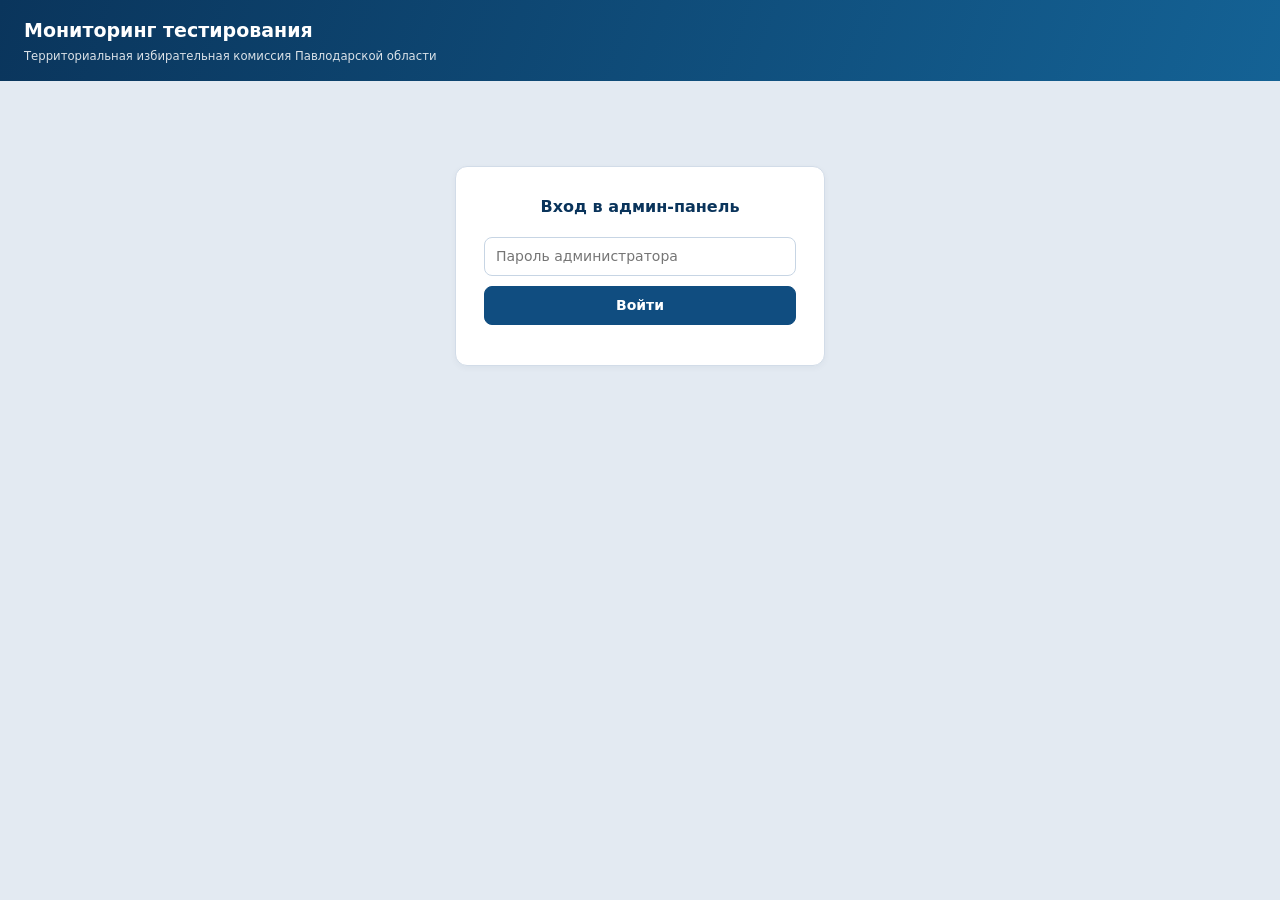
<file: testadmin/index.html>
<!doctype html>
<html lang="ru">
<head>
<meta charset="UTF-8">
<meta name="viewport" content="width=device-width,initial-scale=1">
<title>Мониторинг тестирования — Павлодарская область</title>
<style>
:root{
 --blue:#104d80;--dark:#0a345b;--bg:#e3eaf2;
 --line:#d2dce8;--muted:#63758b;--ink:#16293f
}
*{box-sizing:border-box}
body{
 margin:0;background:var(--bg);color:var(--ink);
 font:14px/1.5 system-ui,-apple-system,"Segoe UI",sans-serif
}
header{
 padding:16px 24px;
 background:linear-gradient(110deg,#0a355c,#146295);
 color:white;display:flex;justify-content:space-between;
 align-items:center;gap:15px
}
header b{font-size:19px}
header small{display:block;opacity:.85;margin-top:3px}
main{padding:20px 24px 40px}
.card{
 background:#fff;border:1px solid var(--line);
 border-radius:12px;padding:19px;margin-bottom:17px;
 box-shadow:0 2px 6px #16293f0b
}
h2{font-size:16px;color:var(--dark);margin:0 0 12px}
.hide{display:none!important}
button,input,select{
 font:inherit;min-height:39px;padding:8px 11px;
 border:1px solid #c7d5e4;border-radius:8px;
 background:white;color:var(--ink)
}
button{cursor:pointer;font-weight:650}
button.primary{
 background:var(--blue);border-color:var(--blue);color:white
}
button:hover:not(:disabled){filter:brightness(.97)}
button:disabled{opacity:.5;cursor:not-allowed}
label{
 display:block;font-size:12px;font-weight:650;
 color:#52677e;margin-bottom:4px
}
.filters{
 display:grid;
 grid-template-columns:repeat(auto-fit,minmax(170px,1fr));
 gap:11px;align-items:end
}
.filters input,.filters select,.filters button{width:100%}
.datebox{
 margin-top:15px;background:#f7fafe;border:1px solid var(--line);
 border-radius:10px;padding:13px
}
.datebar{display:flex;align-items:end;gap:9px;flex-wrap:wrap}
.datebar input{min-width:185px}
.chips{display:flex;flex-wrap:wrap;gap:8px;margin-top:9px}
.chip{
 display:inline-flex;gap:8px;align-items:center;background:#dbeaff;
 color:var(--dark);border-radius:99px;
 padding:3px 7px 3px 12px;font-size:12px;font-weight:650
}
.chip button{
 min-height:22px;border:0;background:transparent;
 padding:0 5px;font-size:18px
}
.sub{color:var(--muted);font-size:12px;margin:9px 0 0}
.kpis{
 display:grid;grid-template-columns:repeat(5,minmax(0,1fr));
 gap:12px;margin-bottom:17px
}
.kpi{
 background:#fff;border:1px solid var(--line);
 border-radius:11px;padding:16px
}
.kpi b{display:block;color:var(--dark);font-size:27px}
.kpi span{color:var(--muted);font-size:12px}
.flex{
 display:flex;align-items:center;justify-content:space-between;
 gap:12px;margin-bottom:12px;flex-wrap:wrap
}
.flex h2{margin:0}
.scroll{overflow-x:auto;border:1px solid var(--line);border-radius:9px}
table{
 border-collapse:collapse;width:100%;min-width:1050px;
 font-size:12px
}
th,td{
 padding:11px 10px;border-bottom:1px solid var(--line);
 text-align:left;vertical-align:middle
}
th{
 background:#f3f7fc;color:var(--dark);
 white-space:nowrap;cursor:pointer
}
tbody tr:hover{background:#f8fbff}
td:nth-child(1){white-space:nowrap}
td:nth-child(3),td:nth-child(4){
 text-align:center;white-space:nowrap;font-weight:650
}
td:nth-child(5){min-width:200px}
td:nth-child(6),td:nth-child(7),td:nth-child(8){
 text-align:center
}
td:nth-child(9){min-width:155px;max-width:280px;overflow-wrap:anywhere}
td:last-child{text-align:center}
.pill{padding:4px 8px;border-radius:5px;font-weight:800}
.green{color:#147341;background:#d9f9e6}
.yellow{color:#a35b0c;background:#fff0bd}
.red{color:#b62626;background:#ffe0e0}
.delete{
 min-height:29px;padding:2px 9px;
 color:#c52626;border-color:#ffc6c6
}
.pager{
 display:flex;gap:8px;justify-content:flex-end;
 align-items:center;margin-top:10px
}
.pager button{min-height:32px}
.layout{
 display:grid;grid-template-columns:1fr 1fr;
 gap:17px
}
.barrow{
 display:grid;grid-template-columns:160px 1fr 115px;
 gap:10px;align-items:center;margin:10px 0;font-size:12px
}
.track{
 height:13px;border-radius:99px;
 background:#e2e8f0;overflow:hidden
}
.track i{
 display:block;height:100%;
 background:linear-gradient(90deg,#104d80,#228ac3)
}
.value{text-align:right}
#login{max-width:370px;margin:65px auto;padding:28px}
#login input,#login button{
 display:block;width:100%;margin-bottom:10px
}
#login h2{text-align:center;margin-bottom:18px}
.error{color:#c72525;font-size:12px}

/* ЗАГРУЗКА */
#loader{
 position:fixed;inset:0;z-index:99999;
 background:rgba(9,22,42,.85);
 backdrop-filter:blur(9px);
 display:none;flex-direction:column;
 align-items:center;justify-content:center;
 user-select:none
}
#loader.active{display:flex}
.loader-num{
 font-size:clamp(95px,19vw,235px);
 font-weight:900;font-style:italic;letter-spacing:-7px;
 line-height:1;font-variant-numeric:tabular-nums;
 background:linear-gradient(135deg,#fff 12%,#f59e0b 75%,#fcd34d);
 -webkit-background-clip:text;background-clip:text;color:transparent
}
.loader-caption{
 margin-top:22px;font-size:13px;font-weight:700;
 letter-spacing:3px;color:#f1f5f9;text-align:center
}
.loader-track{
 width:min(440px,82vw);height:7px;
 background:#34455e;margin-top:22px;
 border-radius:20px;overflow:hidden
}
#loader-progress{
 width:0;height:100%;border-radius:20px;
 background:linear-gradient(90deg,#f59e0b,#fde68a);
 transition:width .2s ease
}
#loader-detail{
 margin-top:12px;color:#aabbcf;font-size:12px
}
@media(max-width:1000px){
 .kpis{grid-template-columns:repeat(3,1fr)}
}
@media(max-width:850px){
 .layout{grid-template-columns:1fr}
 .kpis{grid-template-columns:repeat(2,1fr)}
 header{padding:14px}main{padding:12px}
 .barrow{grid-template-columns:110px 1fr 90px}
 .card{padding:13px}
}
</style>
</head>
<body>

<div id="loader" role="status">
 <div class="loader-num" id="loader-percent">0%</div>
 <div class="loader-caption">СИНХРОНИЗАЦИЯ ДАННЫХ</div>
 <div class="loader-track"><div id="loader-progress"></div></div>
 <div id="loader-detail">Подключение к серверу</div>
</div>

<header>
 <div>
  <b>Мониторинг тестирования</b>
  <small>Территориальная избирательная комиссия Павлодарской области</small>
 </div>
 <button id="logout" class="hide">Выйти</button>
</header>

<main>
 <section id="login" class="card">
  <h2>Вход в админ-панель</h2>
  <input id="key" type="password" placeholder="Пароль администратора">
  <button class="primary" id="login-button">Войти</button>
  <p id="login-error" class="error"></p>
 </section>

 <div id="app" class="hide">
  <section class="card">
   <div class="filters">
    <div>
     <label>Район / город</label>
     <select id="district"><option value="">Все</option></select>
    </div>
    <div>
     <label>Тип комиссии</label>
     <select id="kind">
      <option value="">УИК и ОИК</option>
      <option value="УИК">УИК</option>
      <option value="ОИК">ОИК</option>
     </select>
    </div>
    <div>
     <label>Результат от, %</label>
     <input id="min" type="number" min="0" max="100" placeholder="0">
    </div>
    <div>
     <label>Результат до, %</label>
     <input id="max" type="number" min="0" max="100" placeholder="100">
    </div>
    <div>
     <label>Поиск по ФИО / №</label>
     <input id="search" placeholder="Фамилия или номер">
    </div>
    <button id="reset">Сбросить</button>
    <button id="reload" class="primary">Обновить данные</button>
   </div>

   <div class="datebox">
    <div class="datebar">
     <div>
      <label>Дата тестирования</label>
      <input id="date" type="date" lang="ru">
     </div>
     <button id="add-date" class="primary">Добавить дату</button>
     <button id="all-dates">Все даты</button>
    </div>
    <div class="chips" id="chips"></div>
    <p class="sub" id="date-label">Показаны результаты за все даты</p>
   </div>
   <p class="sub" id="updated"></p>
   <p class="sub" id="freshness"></p>
  </section>

  <div class="kpis" id="kpis"></div>

  <section class="card">
   <div class="flex">
    <h2>Сдавшие <span id="count"></span></h2>
    <button id="csv">Скачать CSV</button>
   </div>
   <div class="scroll">
    <table>
     <thead><tr id="head"></tr></thead>
     <tbody id="rows"></tbody>
    </table>
   </div>
   <div class="pager">
    <span id="pages-label" class="sub"></span>
    <button id="prev">Назад</button>
    <button id="next">Вперёд</button>
   </div>
  </section>

  <div class="layout">
   <section class="card">
    <h2>Средний результат по районам и городам</h2>
    <div id="by-district"></div>
   </section>
   <section class="card">
    <h2>Распределение результатов</h2>
    <div id="hist"></div>
    <h2 style="margin-top:23px">УИК и ОИК</h2>
    <div id="by-kind"></div>
   </section>
  </div>

  <section class="card">
   <h2>Чаще всего ошибались (по выбранным фильтрам)</h2>
   <ol id="wrong"></ol>
  </section>
 </div>
</main>

<script>
"use strict";

const SCRIPT_URL =
"https://script.google.com/macros/s/AKfycbyHILsdW6BNbhgG9w0acbCBeQyVJ1a7CrK_bUJKcKts3_tJao_ujzS7VYObPfa9oquP/exec";

const $ = id => document.getElementById(id);
const esc = v => String(v ?? "").replace(
 /[&<>"']/g,
 c => ({"&":"&amp;","<":"&lt;",">":"&gt;",'"':"&quot;","'":"&#39;"}[c])
);

const selected = new Set();

const HEADERS = [
 ["date","Дата"],
 ["district","Район / город"],
 ["kind","Тип"],
 ["num","№"],
 ["fio","ФИО"],
 ["ok","Верно"],
 ["bad","Неверно"],
 ["pct","%"],
 ["wrong","Неверные вопросы"],
 ["delete","Удалить"]
];

let records = [];
let visible = [];
let page = 0;
let sortKey = "date";
let sortDir = -1;
let serial = 0;
let loading = false;

const PAGESIZE = 100;
const FETCH_SIZE = 200;

// ЗАГРУЗКА
function setProgress(value,detail) {
 const p = Math.max(0,Math.min(100,Math.round(value)));
 $("loader-percent").textContent = p + "%";
 $("loader-progress").style.width = p + "%";
 if (detail !== undefined) $("loader-detail").textContent = detail;
}
function startLoader() {
 $("loader").classList.add("active");
 setProgress(0,"Подключение к серверу");
 $("reload").disabled = true;
 $("reload").textContent = "Загрузка…";
}
async function finishLoader() {
 setProgress(100,"Данные обновлены");
 await new Promise(resolve => setTimeout(resolve,400));
 stopLoader();
}
function stopLoader() {
 $("loader").classList.remove("active");
 $("reload").disabled = false;
 $("reload").textContent = "Обновить данные";
}

// ДАТЫ
function iso(value) {
 const s = String(value ?? "").trim();
 let m = s.match(/^(\d{4})-(\d{1,2})-(\d{1,2})/);
 if (m) return m[1]+"-"+m[2].padStart(2,"0")+"-"+m[3].padStart(2,"0");
 m = s.match(/^(\d{1,2})[.\/-](\d{1,2})[.\/-](\d{4})/);
 return m ? m[3]+"-"+m[2].padStart(2,"0")+"-"+m[1].padStart(2,"0") : "";
}
function dateMs(value) {
 const d = iso(value);
 if (!d) return 0;
 const m = String(value).match(/(?:\s|T)(\d{1,2}):(\d{2})(?::(\d{2}))?/);
 const t = m ? m[1].padStart(2,"0")+":"+m[2]+":"+(m[3]||"00") : "00:00:00";
 return new Date(d+"T"+t).getTime() || 0;
}

// РАСПОЗНАВАНИЕ УИК И ОИК
// Работает для "ОИК №12", "УИК 25", "ОИК№3".
// Здесь нет ошибочного \b перед кириллицей.
function commissionParts(value) {
 const s = String(value ?? "").trim();
 const m = s.match(/(?:^|\s)(УИК|ОИК)\s*№?\s*(\d+)/i);
 if (m) return {kind:m[1].toUpperCase(),num:m[2]};
 const k = s.match(/УИК|ОИК/i);
 const n = s.match(/№\s*(\d+)/);
 return {
  kind:k ? k[0].toUpperCase() : "",
  num:n ? n[1] : ""
 };
}

function parse(v) {
 const commission = String(v.commission || v.kind || "");
 const parts = commissionParts(commission);
 const ok = Number(v.ok) || 0;
 const bad = Number(v.bad) || 0;
 const ts = String(v.ts || "");

 return {
  ts,
  date:dateMs(ts),
  iso:iso(ts),
  district:String(v.district || ""),
  kind:parts.kind,
  num:parts.num || String(v.num || ""),
  fio:String(v.fio || ""),
  ok,
  bad,
  pct:ok+bad > 0 ? Math.round(100*ok/(ok+bad)) : 0,
  wrong:String(v.wrong && v.wrong !== "—" ? v.wrong : "")
 };
}

function jsonp(params) {
 return new Promise((resolve,reject) => {
  const cb = "tikcb"+Date.now()+(++serial);
  const script = document.createElement("script");
  let done = false;
  const timer = setTimeout(
   () => finish(new Error("Нет ответа от сервера")),45000
  );
  function finish(error,data) {
   if (done) return;
   done = true;
   clearTimeout(timer);
   delete window[cb];
   script.remove();
   error ? reject(error) : resolve(data);
  }
  window[cb] = data => finish(null,data);
  script.onerror = () => finish(new Error("Ошибка Apps Script"));
  script.src = SCRIPT_URL+"?"+new URLSearchParams({
   ...params,callback:cb,_:String(Date.now())
  });
  document.head.appendChild(script);
 });
}

async function load(key) {
 if (loading) return false;
 loading = true;
 startLoader();

 try {
  let raw = [],offset = 0,total = 0;

  do {
   const j = await jsonp({
    action:"list",
    key,
    offset:String(offset),
    limit:String(FETCH_SIZE)
   });

   if (!j || j.ok !== true)
    throw new Error(j?.error || "Ошибка сервера");

   if (!Array.isArray(j.rows))
    throw new Error("Нет списка результатов");

   total = Number(j.total);
   if (!Number.isFinite(total) || total < 0)
    throw new Error("Сервер не сообщил общее количество строк");

   raw.push(...j.rows);
   const limit = Number(j.limit) || FETCH_SIZE;
   offset += limit;

   setProgress(
    total ? Math.min(99,offset/total*99) : 99,
    "Обработано "+Math.min(offset,total)+" из "+total+" строк"
   );

   if (offset < total && !j.rows.length)
    throw new Error("Сервер не вернул следующую страницу");

   if (offset > 200000)
    throw new Error("Превышен предел загрузки");
  } while(offset < total);

  const newRecords = raw.map(parse).filter(r => r.fio);
  const old = $("district").value;
  const districts = [...new Set(newRecords.map(r=>r.district))]
    .filter(Boolean).sort((a,b)=>a.localeCompare(b,"ru"));

  records = newRecords;

  $("district").innerHTML = '<option value="">Все</option>'+
   districts.map(d=>
    '<option value="'+esc(d)+'">'+esc(d)+'</option>'
   ).join("");

  $("district").value = districts.includes(old) ? old : "";

  const latest = records.reduce(
   (last,r)=>Math.max(last,r.date),0
  );

  $("updated").textContent =
   "Обновлено: "+new Date().toLocaleString("ru-RU")+
   " · Получено записей: "+records.length;

  $("freshness").textContent = latest
   ? "Последний результат: "+new Date(latest).toLocaleString("ru-RU")
   : "Результатов нет";

  page = 0;
  draw();
  await finishLoader();
  return true;
 } catch(e) {
  stopLoader();
  throw e;
 } finally {
  loading = false;
 }
}

function dates() {
 const arr = [...selected].sort();
 $("chips").innerHTML = arr.map(d=>
  '<span class="chip">'+d.split("-").reverse().join(".")+
  '<button data-date="'+d+'" title="Убрать">×</button></span>'
 ).join("");

 $("date-label").textContent = arr.length
  ? "Выбрано дат: "+arr.length+
    ". Статистика объединена за выбранные дни."
  : "Показаны результаты за все даты";

 $("chips").querySelectorAll("button").forEach(b=>{
  b.onclick=()=>{
   selected.delete(b.dataset.date);
   dates();page=0;draw();
  };
 });
}

function addDate() {
 if (!$("date").value) return;
 selected.add($("date").value);
 dates();page=0;draw();
}

function bars(id,data,max,format) {
 $(id).innerHTML = data.length
  ? data.map(item=>
    '<div class="barrow"><span>'+esc(item[0])+
    '</span><span class="track"><i style="width:'+
    Math.min(100,100*item[1]/Math.max(1,max))+
    '%"></i></span><span class="value">'+
    esc(format(item))+'</span></div>'
   ).join("")
  : '<p class="sub">Нет данных</p>';
}

function draw() {
 const district=$("district").value;
 const kind=$("kind").value;
 const min=$("min").value;
 const max=$("max").value;
 const q=$("search").value.toLowerCase().trim();

 visible=records.filter(r=>
  (!selected.size||selected.has(r.iso)) &&
  (!district||r.district===district) &&
  (!kind||r.kind===kind) &&
  (min===""||r.pct>=+min) &&
  (max===""||r.pct<=+max) &&
  (!q||(r.fio+" "+r.num+" "+r.kind).toLowerCase().includes(q))
 );

 visible.sort((a,b)=>{
  const x=a[sortKey],y=b[sortKey];
  const cmp=typeof x==="number"&&typeof y==="number"
   ? x-y
   : String(x).localeCompare(String(y),"ru",{numeric:true});
  return (cmp||a.date-b.date)*sortDir;
 });

 const n=visible.length;
 const p=visible.map(r=>r.pct);
 const avg=n?Math.round(p.reduce((a,b)=>a+b,0)/n):0;

 $("kpis").innerHTML=[
  ["Сдали тест",n],
  ["Средний результат",avg+"%"],
  ["Набрали 80% и выше",p.filter(x=>x>=80).length],
  ["Ниже 60%",p.filter(x=>x<60).length],
  ["Лучший / худший",n?
   Math.max(...p)+"% / "+Math.min(...p)+"%" : "—"]
 ].map(([a,b])=>
  '<div class="kpi"><b>'+b+'</b><span>'+a+'</span></div>'
 ).join("");

 const by={};
 visible.forEach(r=>(by[r.district]??=[]).push(r.pct));

 bars("by-district",
  Object.entries(by).map(([d,a])=>[
   d,Math.round(a.reduce((s,x)=>s+x,0)/a.length),a.length
  ]).sort((a,b)=>b[1]-a[1]),
  100,x=>x[1]+"% · "+x[2]+" чел."
 );

 const hist=[
  ["0–39%",0,39],["40–59%",40,59],
  ["60–79%",60,79],["80–100%",80,100]
 ].map(([name,from,to])=>[
  name,p.filter(x=>x>=from&&x<=to).length
 ]);

 bars("hist",hist,Math.max(1,...hist.map(x=>x[1])),
  x=>x[1]+" чел.");

 const kinds=["УИК","ОИК"].map(k=>[
  k,visible.filter(r=>r.kind===k).length
 ]);
 bars("by-kind",kinds,Math.max(1,...kinds.map(x=>x[1])),
  x=>x[1]+" чел.");

 const wrong={};
 visible.forEach(r=>{
  r.wrong.split(/[,;]+/).map(x=>x.trim())
   .filter(x=>/^\d+$/.test(x))
   .forEach(x=>wrong[x]=(wrong[x]||0)+1);
 });

 $("wrong").innerHTML=Object.entries(wrong)
  .sort((a,b)=>b[1]-a[1]).slice(0,10)
  .map(([x,count])=>
   "<li>Вопрос №"+esc(x)+" — ошибок: "+count+"</li>"
  ).join("")||"<li>Нет данных</li>";

 $("count").textContent="("+n+")";

 $("head").innerHTML=HEADERS.map(([k,label])=>
  '<th data-k="'+k+'">'+label+
  (sortKey===k?(sortDir<0?" ▼":" ▲"):"")+"</th>"
 ).join("");

 $("head").querySelectorAll("th").forEach(th=>{
  th.onclick=()=>{
   const k=th.dataset.k;
   if(k==="delete")return;
   sortDir=sortKey===k?-sortDir:(k==="date"?-1:1);
   sortKey=k;page=0;draw();
  };
 });

 const pages=Math.max(1,Math.ceil(n/PAGESIZE));
 page=Math.max(0,Math.min(page,pages-1));

 $("rows").innerHTML=visible
  .slice(page*PAGESIZE,(page+1)*PAGESIZE)
  .map((r,i)=>
   "<tr>"+
   "<td>"+esc(r.ts)+"</td>"+
   "<td>"+esc(r.district)+"</td>"+
   "<td>"+esc(r.kind)+"</td>"+
   "<td>"+esc(r.num)+"</td>"+
   "<td>"+esc(r.fio)+"</td>"+
   "<td>"+r.ok+"</td>"+
   "<td>"+r.bad+"</td>"+
   '<td><span class="pill '+
   (r.pct>=80?"green":r.pct>=60?"yellow":"red")+
   '">'+r.pct+"%</span></td>"+
   "<td>"+esc(r.wrong||"—")+"</td>"+
   '<td><button class="delete" data-i="'+
   (page*PAGESIZE+i)+'">×</button></td>'+
   "</tr>"
  ).join("")||'<tr><td colspan="10">Нет результатов</td></tr>';

 $("rows").querySelectorAll("button[data-i]").forEach(b=>{
  b.onclick=()=>deleteRow(visible[+b.dataset.i]);
 });

 $("pages-label").textContent="Страница "+(page+1)+" из "+pages;
 $("prev").disabled=page===0;
 $("next").disabled=page===pages-1;
}

async function deleteRow(r) {
 if(!r||!confirm(
  "Удалить результат "+r.fio+" от "+r.ts+"?"
 ))return;

 try {
  const a=await jsonp({
   action:"delete",
   key:localStorage.getItem("ak")||"",
   ts:r.ts,fio:r.fio
  });
  if(!a?.ok)throw Error(a?.error||"Ошибка удаления");
  await load(localStorage.getItem("ak")||"");
 }catch(e){alert(e.message);}
}

async function enter() {
 const key=$("key").value||localStorage.getItem("ak")||"";
 if(!key){
  $("login-error").textContent="Введите пароль";
  return;
 }
 $("login-button").disabled=true;
 try {
  const success=await load(key);
  if(!success)return;
  localStorage.setItem("ak",key);
  $("login").classList.add("hide");
  $("app").classList.remove("hide");
  $("logout").classList.remove("hide");
  $("login-error").textContent="";
 }catch(e){
  $("login-error").textContent=
   "Не удалось загрузить: "+e.message;
  if(e.message==="forbidden")localStorage.removeItem("ak");
 }finally{
  $("login-button").disabled=false;
 }
}

$("login-button").onclick=enter;
$("key").onkeydown=e=>{if(e.key==="Enter")enter();};

$("logout").onclick=()=>{
 localStorage.removeItem("ak");
 $("key").value="";
 $("app").classList.add("hide");
 $("logout").classList.add("hide");
 $("login").classList.remove("hide");
};

["district","kind","min","max"].forEach(id=>{
 $(id).onchange=()=>{page=0;draw();};
});
$("search").oninput=()=>{page=0;draw();};
$("date").onchange=addDate;
$("add-date").onclick=addDate;
$("all-dates").onclick=()=>{
 selected.clear();$("date").value="";dates();page=0;draw();
};
$("reset").onclick=()=>{
 ["district","kind","min","max","search","date"]
 .forEach(id=>$(id).value="");
 selected.clear();
 sortKey="date";sortDir=-1;page=0;dates();draw();
};
$("reload").onclick=async()=>{
 try {
  await load(localStorage.getItem("ak")||"");
 }catch(e){alert("Ошибка обновления: "+e.message);}
};
$("prev").onclick=()=>{page--;draw();};
$("next").onclick=()=>{page++;draw();};

$("csv").onclick=()=>{
 const cols=["Дата","Район / город","Тип","№","ФИО",
  "Верно","Неверно","%","Неверные вопросы"];
 const quote=x=>'"'+String(x??"").replace(/"/g,'""')+'"';
 const rows=[cols,...visible.map(r=>[
  r.ts,r.district,r.kind,r.num,r.fio,
  r.ok,r.bad,r.pct,r.wrong
 ])];
 const blob=new Blob(
  ["\ufeff"+rows.map(a=>a.map(quote).join(";")).join("\r\n")],
  {type:"text/csv;charset=utf-8"}
 );
 const a=document.createElement("a");
 a.href=URL.createObjectURL(blob);
 a.download="results.csv";
 a.click();
 setTimeout(()=>URL.revokeObjectURL(a.href),1000);
};

dates();
if(localStorage.getItem("ak"))enter();
</script>
</body>
</html>
</file>
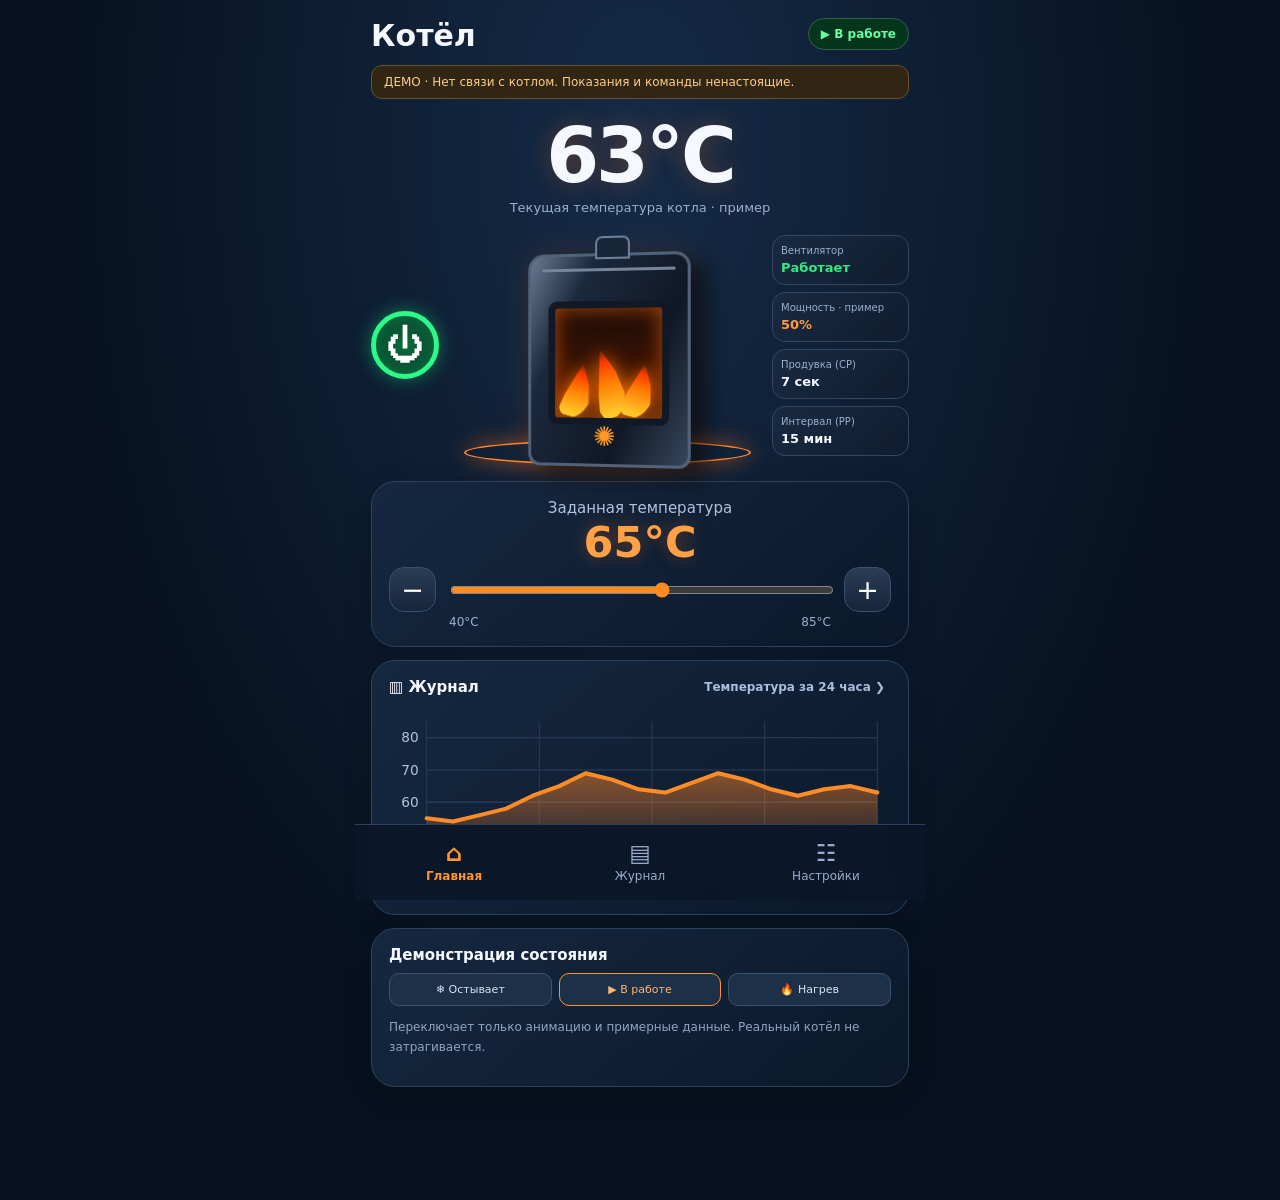
<file: marakella/kotel/index.html>
<!doctype html><html lang="ru"><head><meta charset="UTF-8"><meta name="viewport" content="width=device-width,initial-scale=1,viewport-fit=cover"><meta name="theme-color" content="#07101e"><meta name="description" content="Панель котла — демонстрационный интерфейс"><link rel="manifest" href="manifest.webmanifest"><title>Котёл — умный дом</title><style>
:root{--bg:#06101e;--panel:#101f34;--border:#2c435e;--text:#f5f8ff;--muted:#9bb0cc;--orange:#ff8b21;--green:#23df77;--blue:#39b7ff}*{box-sizing:border-box}body{margin:0;background:radial-gradient(ellipse at 50% 12%,#152b47,#07111f 65%);color:var(--text);font:15px system-ui,-apple-system,'Segoe UI',sans-serif}button,input,select{font:inherit}button{cursor:pointer}button:focus-visible,input:focus-visible,select:focus-visible{outline:2px solid #ff9b4b;outline-offset:3px}.app{max-width:570px;margin:auto;min-height:100vh;padding:18px 16px 100px}.top{display:flex;justify-content:space-between;align-items:start;gap:12px}.top h1{font-size:30px;margin:0;font-weight:800}.tag{border:1px solid #326044;border-radius:99px;background:#06351e;color:#67ffa3;padding:8px 12px;font-size:12px;font-weight:700}.tag.cool{background:#08294a;color:#78c9ff;border-color:#286399}.tag.heat{background:#482411;color:#ffc076;border-color:#a45620}.notice{margin:12px 0;padding:9px 12px;border:1px solid #68522e;background:#312514;border-radius:11px;color:#ffce85;font-size:12px}.temp{text-align:center;margin:12px 0 0;font-size:clamp(58px,13vw,76px);font-weight:850;letter-spacing:-3px;text-shadow:0 0 24px #ed6b264d}.temp.cool{color:#a4dfff;text-shadow:0 0 20px #168cfa66}.temp.heat{color:#ffae54}.subtitle{text-align:center;color:var(--muted);font-size:13px}.hero{display:grid;grid-template-columns:72px minmax(0,1fr) 137px;align-items:center;gap:5px;margin:8px 0 14px}.power{border-radius:50%;width:68px;height:68px;border:5px solid #2bfa89;background:radial-gradient(circle,#0a703c,#062b21);box-shadow:0 0 18px #0fca6b80,inset 0 0 16px #17d67b6b;color:white;font-size:38px;display:grid;place-items:center}.power.off{border-color:#7894b1;background:#243247;box-shadow:none;color:#c5d2e4}.stove-wrap{position:relative;min-height:244px;display:flex;align-items:end;justify-content:center}.halo{position:absolute;bottom:2px;width:90%;height:25px;border-radius:50%;border:2px solid #ff8428;box-shadow:0 0 22px #ff711d88}.halo.cool{border-color:#388fce;box-shadow:0 0 15px #238fdf66}.stove{position:relative;width:min(100%,164px);height:214px;background:linear-gradient(115deg,#6b7a91,#1b293d 26%,#101826 68%,#36465b);border:3px solid #52627b;border-radius:16px 15px 12px 12px;box-shadow:15px 9px 24px #0009,0 0 30px #f86e232b;transform:perspective(600px) rotateY(-8deg)}.chimney{position:absolute;top:-20px;left:42%;width:35px;height:23px;border:2px solid #718199;border-radius:7px 7px 0 0;background:#172638}.stove:before{content:'';position:absolute;top:12px;left:12px;right:12px;height:10px;border-top:3px solid #77859a}.window{position:absolute;top:45px;left:18px;right:18px;height:124px;border:7px solid #111826;border-radius:9px;background:linear-gradient(#1d0d08,#481500 80%,#120f10);box-shadow:inset 0 0 20px #fa6409a8;overflow:hidden}.flames{position:absolute;inset:0;display:flex;justify-content:center;align-items:end;gap:0;filter:drop-shadow(0 0 9px #ff7200)}.flame{display:block;width:31px;height:90px;background:linear-gradient(0deg,#ffca2a 5%,#ff7500 55%,#ff3900 80%,transparent 100%);border-radius:60% 10% 55% 25%;transform:rotate(15deg);animation:dance 1.2s ease-in-out infinite alternate;clip-path:polygon(45% 0,80% 35%,98% 75%,72% 100%,0 100%,10% 65%)}.flame:nth-child(2){height:110px;animation-delay:.4s;transform:rotate(-12deg)}.flame:nth-child(3){height:72px;animation-delay:.8s}.stove.cool .flame{height:13px!important;opacity:.35;animation:none}.stove.cool .window{background:linear-gradient(#0c131e,#141b27);box-shadow:none}.stove.work .flame{height:55px}.stove.work .flame:nth-child(2){height:70px}.stove.heat .flame{height:98px}.stove.heat .flame:nth-child(2){height:118px}@keyframes dance{to{transform:translateY(8px) rotate(-10deg) scaleX(.8)}}.fan-symbol{position:absolute;bottom:12px;left:calc(50% - 15px);font-size:27px;color:#ff9b25}.fan-symbol.spin{animation:spin 1.3s linear infinite}@keyframes spin{to{transform:rotate(360deg)}}.tiles{display:grid;gap:7px}.tile{background:linear-gradient(135deg,#182a41,#101c2f);border:1px solid #334760;border-radius:13px;padding:9px 8px;font-size:12px}.tile small{display:block;color:var(--muted);font-size:10px;margin-bottom:4px}.tile strong{font-size:13px}.good{color:#36e881}.orange{color:#ff9b37}.card{border:1px solid var(--border);background:linear-gradient(140deg,#152840,#0b182b);border-radius:24px;padding:17px;margin:13px 0;box-shadow:0 8px 28px #0003}.center{text-align:center}.setpoint{font-size:43px;font-weight:800;color:#ffa144;text-shadow:0 0 18px #ff771f55}.set-controls{display:grid;grid-template-columns:47px 1fr 47px;gap:12px;align-items:center}.round{border:1px solid #3c506b;background:linear-gradient(#2b3c56,#15253a);color:white;border-radius:15px;height:45px;font-size:27px}input[type=range]{width:100%;accent-color:#ff8b21}.range-label{display:flex;justify-content:space-between;color:var(--muted);font-size:12px;margin:3px 60px 0}.card-title{display:flex;justify-content:space-between;align-items:center;gap:10px;font-weight:750}.link{border:0;background:transparent;color:#a9bfdb;font-size:12px}.chart{width:100%;height:auto;display:block;margin-top:12px}.nav{position:fixed;bottom:0;left:50%;transform:translateX(-50%);width:min(570px,100%);display:grid;grid-template-columns:repeat(3,1fr);background:#0b1729f7;border-top:1px solid #2c415e;padding:10px 6px max(12px,env(safe-area-inset-bottom));backdrop-filter:blur(16px);z-index:5}.nav button{background:none;border:0;color:#9aacca;padding:5px 0;font-size:12px}.nav button.active{color:#ff952e;font-weight:800}.nav .ico{display:block;font-size:23px;margin-bottom:3px}.screen{display:none}.screen.active{display:block}.seg{display:grid;grid-template-columns:repeat(3,1fr);border:1px solid var(--border);border-radius:14px;overflow:hidden;margin:16px 0}.seg button{border:0;background:#13233a;color:#aebdd4;padding:13px 4px}.seg button.active{background:linear-gradient(110deg,#c85c08,#ff971f);color:white;font-weight:800}.field{display:flex;justify-content:space-between;align-items:center;gap:10px;margin:12px 0}.field label{font-weight:650}.field small{display:block;color:var(--muted);font-weight:400;margin-top:3px}.field select,.field input[type=number]{max-width:120px;background:#1b304b;border:1px solid #4b617b;color:white;padding:9px;border-radius:10px}.field input[type=checkbox]{width:22px;height:22px;accent-color:#21d977}.section{font-size:21px;margin:15px 0}.event{display:flex;gap:12px;padding:13px 0;border-bottom:1px solid #273d55}.event:last-child{border:0}.event .icon{font-size:24px}.event small{display:block;color:var(--muted);margin-top:4px}.metric-grid{display:grid;grid-template-columns:repeat(2,1fr);gap:10px}.metric{padding:12px;background:#13253b;border-radius:12px}.metric small{display:block;color:var(--muted)}.metric strong{font-size:23px}.wide-btn{width:100%;padding:12px;background:#223650;border:1px solid #4c6482;border-radius:12px;color:white}.footer-note{font-size:12px;color:#91a5c1;line-height:1.6}.sim{display:flex;gap:7px;margin-top:9px}.sim button{flex:1;background:#1c3048;border:1px solid #3e536d;color:#d8e5f5;padding:9px 4px;border-radius:10px;font-size:11px}.sim button.selected{border-color:#ff922b;color:#ffb76d}@media(max-width:380px){.hero{grid-template-columns:58px minmax(0,1fr) 121px}.power{width:55px;height:55px;font-size:30px}.tile{padding:8px 5px}.stove{height:185px}.stove-wrap{min-height:218px}.window{height:105px}.flame{height:70px}}
</style></head><body><main class="app"><section id="home" class="screen active"><header class="top"><h1>Котёл</h1><span class="tag" id="status">▶ В работе</span></header><div class="notice">ДЕМО · Нет связи с котлом. Показания и команды ненастоящие.</div><div class="temp" id="current">63°C</div><div class="subtitle">Текущая температура котла · пример</div><div class="hero"><button class="power" id="power" aria-label="Демонстрация включения и выключения">⏻</button><div class="stove-wrap"><div class="halo" id="halo"></div><div class="stove work" id="stove"><div class="chimney"></div><div class="window"><div class="flames"><i class="flame"></i><i class="flame"></i><i class="flame"></i></div></div><span class="fan-symbol" id="fan-symbol">✺</span></div></div><div class="tiles"><div class="tile"><small>Вентилятор</small><strong id="fanstate" class="good">Работает</strong></div><div class="tile"><small>Мощность · пример</small><strong id="powerpct" class="orange">50%</strong></div><div class="tile"><small>Продувка (CP)</small><strong id="cpview">7 сек</strong></div><div class="tile"><small>Интервал (PP)</small><strong id="ppview">15 мин</strong></div></div></div><div class="card center"><div style="color:#b2c3dc">Заданная температура</div><div class="setpoint" id="setval">65°C</div><div class="set-controls"><button class="round" id="minus">−</button><input id="target" type="range" min="40" max="85" value="65" aria-label="Заданная температура"><button class="round" id="plus">+</button></div><div class="range-label"><span>40°C</span><span>85°C</span></div></div><div class="card"><div class="card-title">▥ Журнал <button class="link" data-page="journal">Температура за 24 часа ❯</button></div><svg id="homechart" class="chart" viewBox="0 0 440 166" role="img" aria-label="Демонстрационный график температуры"></svg></div><div class="card"><div class="card-title">Демонстрация состояния</div><div class="sim"><button data-mode="cool">❄ Остывает</button><button data-mode="work" class="selected">▶ В работе</button><button data-mode="heat">🔥 Нагрев</button></div><p class="footer-note">Переключает только анимацию и примерные данные. Реальный котёл не затрагивается.</p></div></section><section id="journal" class="screen"><h1 class="section">Журнал</h1><div class="notice">ДЕМО · Данные журнала вымышленные.</div><div class="seg" id="journalTabs"><button class="active" data-j="graph">График</button><button data-j="events">События</button><button data-j="stats">Статистика</button></div><div class="card"><div class="field"><label for="period">Период</label><select id="period"><option value="24">24 часа</option><option value="7">7 дней</option><option value="30">30 дней</option></select></div></div><div id="graph" class="jpanel"><div class="card"><div class="card-title">Температура котла</div><svg id="journalchart" class="chart" viewBox="0 0 440 210" role="img" aria-label="Демонстрационный график"></svg><div class="field"><label><input type="checkbox" id="showtarget" checked> Заданная температура</label></div></div><div class="card metric-grid"><div class="metric"><small>Минимальная</small><strong style="color:#55c7ff">54°C</strong></div><div class="metric"><small>Максимальная</small><strong style="color:#ff9438">72°C</strong></div><div class="metric"><small>Средняя</small><strong>63°C</strong></div><div class="metric"><small>Время работы</small><strong style="font-size:17px;color:#54ee98">16 ч 28 мин</strong></div></div></div><div id="events" class="jpanel" hidden><div class="card"><div class="card-title">События · пример</div><div class="event"><span class="icon">▶️</span><div><b>10:24 · Котёл запущен</b><small>Режим автоматический</small></div></div><div class="event"><span class="icon">🔥</span><div><b>10:27 · Начало нагрева</b><small>Температура 42°C</small></div></div><div class="event"><span class="icon">🌀</span><div><b>10:30 · Вентилятор включён</b><small>Мощность 60%</small></div></div><div class="event"><span class="icon">🌡️</span><div><b>14:15 · Температура изменена</b><small>60°C → 65°C</small></div></div><div class="event"><span class="icon">⏹</span><div><b>23:48 · Котёл остановлен</b><small>По команде пользователя</small></div></div></div></div><div id="stats" class="jpanel" hidden><div class="card metric-grid"><div class="metric"><small>Мин. температура</small><strong>54°C</strong></div><div class="metric"><small>Макс. температура</small><strong>72°C</strong></div><div class="metric"><small>Средняя</small><strong>63°C</strong></div><div class="metric"><small>Продувки</small><strong>42</strong></div></div><p class="footer-note">Статистика станет реальной после подключения контроллера и накопления истории.</p></div></section><section id="settings" class="screen"><h1 class="section">Настройки</h1><div class="notice">ДЕМО · Изменения сохраняются только в этом браузере, не на котле.</div><div class="card"><h3>⚙ Параметры работы котла</h3><div class="field"><label>CP <small>Время продувки, сек</small></label><input id="cp" type="number" min="1" max="120" value="7"></div><div class="field"><label>PP <small>Интервал продувки, мин</small></label><input id="pp" type="number" min="1" max="120" value="15"></div><div class="field"><label>0L <small>Мин. мощность вентилятора, %</small></label><input id="ol" type="number" min="0" max="100" value="40"></div><div class="field"><label>0H <small>Макс. мощность вентилятора, %</small></label><input id="oh" type="number" min="0" max="100" value="70"></div><div class="field"><label>tU <small>Температура угасания, °C</small></label><input id="tu" type="number" min="0" max="100" value="40"></div><p class="footer-note">Допустимые значения уточним по прошивке. Насос не используется.</p></div><div class="card"><h3>🔔 Уведомления</h3><div class="field"><label>Включить уведомления <small>После настройки сервера и Push</small></label><input id="notify" type="checkbox" checked></div><div class="field"><label>Перегрев <small>Выше заданной на, °C</small></label><input id="over" type="number" min="1" max="30" value="10"></div><div class="field"><label>Котёл тухнет <small>Ниже заданной на, °C</small></label><input id="under" type="number" min="1" max="30" value="10"></div><div class="field"><label>Потеря связи <small>Оповещение через, мин</small></label><input id="offline" type="number" min="1" max="60" value="5"></div><div class="field"><label>Запуск котла</label><input id="alertstart" type="checkbox" checked></div><div class="field"><label>Остановка котла</label><input id="alertstop" type="checkbox" checked></div><p class="footer-note">Push при закрытом сайте пока не работает: нужен сервер и подписка устройства. Эти переключатели пока задают только будущие предпочтения.</p></div><div class="card"><h3>ℹ О системе</h3><div class="field"><span>Подключение к котлу</span><b style="color:#ffbc6c">Не настроено</b></div><div class="field"><span>Режим</span><b>Демонстрация</b></div><div class="field"><span>Установка приложения</span><b>PWA</b></div><button class="wide-btn" id="reset">Сбросить настройки демо</button></div></section></main><nav class="nav" aria-label="Навигация"><button class="active" data-page="home"><span class="ico">⌂</span>Главная</button><button data-page="journal"><span class="ico">▤</span>Журнал</button><button data-page="settings"><span class="ico">☷</span>Настройки</button></nav><script>
(()=>{'use strict';const $=id=>document.getElementById(id);const keys=['target','cp','pp','ol','oh','tu','notify','over','under','offline','alertstart','alertstop'];const defaults={target:65,cp:7,pp:15,ol:40,oh:70,tu:40,notify:true,over:10,under:10,offline:5,alertstart:true,alertstop:true};let saved={};try{saved=JSON.parse(localStorage.getItem('boiler-demo-settings')||'{}')}catch{};for(const k of keys){const el=$(k);const v=saved[k]??defaults[k];if(el.type==='checkbox')el.checked=!!v;else el.value=v;el.addEventListener('input',()=>{if(k==='ol'||k==='oh'){let lo=+$('ol').value,hi=+$('oh').value;if(lo>hi){if(k==='ol')$('oh').value=lo;else $('ol').value=hi}}save();render()})}function save(){const s={};for(const k of keys)s[k]=$(k).type==='checkbox'?$(k).checked:Number($(k).value);localStorage.setItem('boiler-demo-settings',JSON.stringify(s))}let mode='work',off=false;const modes={cool:{temp:58,fan:'Выключен',pct:'0%',status:'❄ Остывает'},work:{temp:63,fan:'Работает',pct:'50%',status:'▶ В работе'},heat:{temp:72,fan:'Работает',pct:'100%',status:'🔥 Нагрев'}};function render(){const v=modes[mode];$('current').textContent=(off?'42':v.temp)+'°C';$('current').className='temp '+(off?'cool':mode);$('status').textContent=off?'⏹ Остановлен':v.status;$('status').className='tag '+(off?'cool':mode==='cool'?'cool':mode==='heat'?'heat':'');$('power').classList.toggle('off',off);$('stove').className='stove '+(off?'cool':mode);$('halo').className='halo '+((off||mode==='cool')?'cool':'');$('fanstate').textContent=off?'Выключен':v.fan;$('fanstate').className=(off||mode==='cool')?'':'good';$('powerpct').textContent=off?'0%':v.pct;$('fan-symbol').className='fan-symbol '+(!off&&mode!=='cool'?'spin':'');$('setval').textContent=$('target').value+'°C';$('cpview').textContent=$('cp').value+' сек';$('ppview').textContent=$('pp').value+' мин';document.querySelectorAll('[data-mode]').forEach(b=>b.classList.toggle('selected',b.dataset.mode===mode&&!off));chart('homechart',false);chart('journalchart',$('showtarget').checked)}$('minus').onclick=()=>{ $('target').value=Math.max(40,+$('target').value-1);save();render()};$('plus').onclick=()=>{$('target').value=Math.min(85,+$('target').value+1);save();render()};$('power').onclick=()=>{const act=off?'включение':'остановку';if(confirm('ДЕМО: показать '+act+' котла? Реальная команда отправлена НЕ будет.')){off=!off;render()}};document.querySelectorAll('[data-mode]').forEach(b=>b.onclick=()=>{mode=b.dataset.mode;off=false;render()});function page(id){document.querySelectorAll('.screen').forEach(s=>s.classList.toggle('active',s.id===id));document.querySelectorAll('.nav [data-page]').forEach(b=>b.classList.toggle('active',b.dataset.page===id));scrollTo(0,0)}document.querySelectorAll('[data-page]').forEach(b=>b.onclick=()=>page(b.dataset.page));document.querySelectorAll('[data-j]').forEach(b=>b.onclick=()=>{document.querySelectorAll('[data-j]').forEach(x=>x.classList.toggle('active',x===b));document.querySelectorAll('.jpanel').forEach(x=>x.hidden=x.id!==b.dataset.j)});$('period').onchange=()=>chart('journalchart',$('showtarget').checked);$('showtarget').onchange=()=>chart('journalchart',$('showtarget').checked);$('reset').onclick=()=>{if(confirm('Сбросить демонстрационные настройки?')){localStorage.removeItem('boiler-demo-settings');location.reload()}};function chart(id,show){const el=$(id),period=$('period').value;let a=[55,54,56,58,62,65,69,67,64,63,66,69,67,64,62,64,65,63];if(period==='7')a=[54,59,65,63,67,61,63];if(period==='30')a=[58,62,65,61,68,63,66,64,59,63,65,67,62,60,65];const w=440,h=id==='homechart'?166:210,left=33,right=12,top=12,bottom=27,plotW=w-left-right,plotH=h-top-bottom;const y=v=>top+(85-v)/45*plotH;const x=i=>left+i*plotW/(a.length-1);let s='<defs><linearGradient id="g'+id+'" x1="0" y1="0" x2="0" y2="1"><stop stop-color="#ff8526" stop-opacity=".5"/><stop offset="1" stop-color="#ff8526" stop-opacity="0"/></linearGradient></defs>';for(let t=40;t<=80;t+=10){let yy=y(t);s+=`<line x1="${left}" y1="${yy}" x2="${w-right}" y2="${yy}" stroke="#2c4059"/><text x="${left-7}" y="${yy+4}" fill="#b2c2d7" font-size="12" text-anchor="end">${t}</text>`}for(let i=0;i<5;i++){const xx=left+i*plotW/4;s+=`<line x1="${xx}" y1="${top}" x2="${xx}" y2="${h-bottom}" stroke="#25394e"/><text x="${xx}" y="${h-6}" fill="#a8b9d0" font-size="11" text-anchor="middle">${period==='24'?String(i*6).padStart(2,'0')+':00':period==='7'?'Д'+(i*2+1):String(i*7+1)}</text>`}const points=a.map((v,i)=>x(i)+','+y(v)).join(' ');s+=`<polygon points="${left},${h-bottom} ${points} ${w-right},${h-bottom}" fill="url(#g${id})"/><polyline points="${points}" fill="none" stroke="#ff8c27" stroke-width="3.5" stroke-linejoin="round" stroke-linecap="round"/>`;if(show){const yy=y(+$('target').value);s+=`<line x1="${left}" y1="${yy}" x2="${w-right}" y2="${yy}" stroke="#4bc6ff" stroke-dasharray="6 5" opacity=".9"/>`}el.innerHTML=s}render();if('serviceWorker'in navigator)navigator.serviceWorker.register('./sw.js').catch(()=>{})})();
</script></body></html>
</file>
